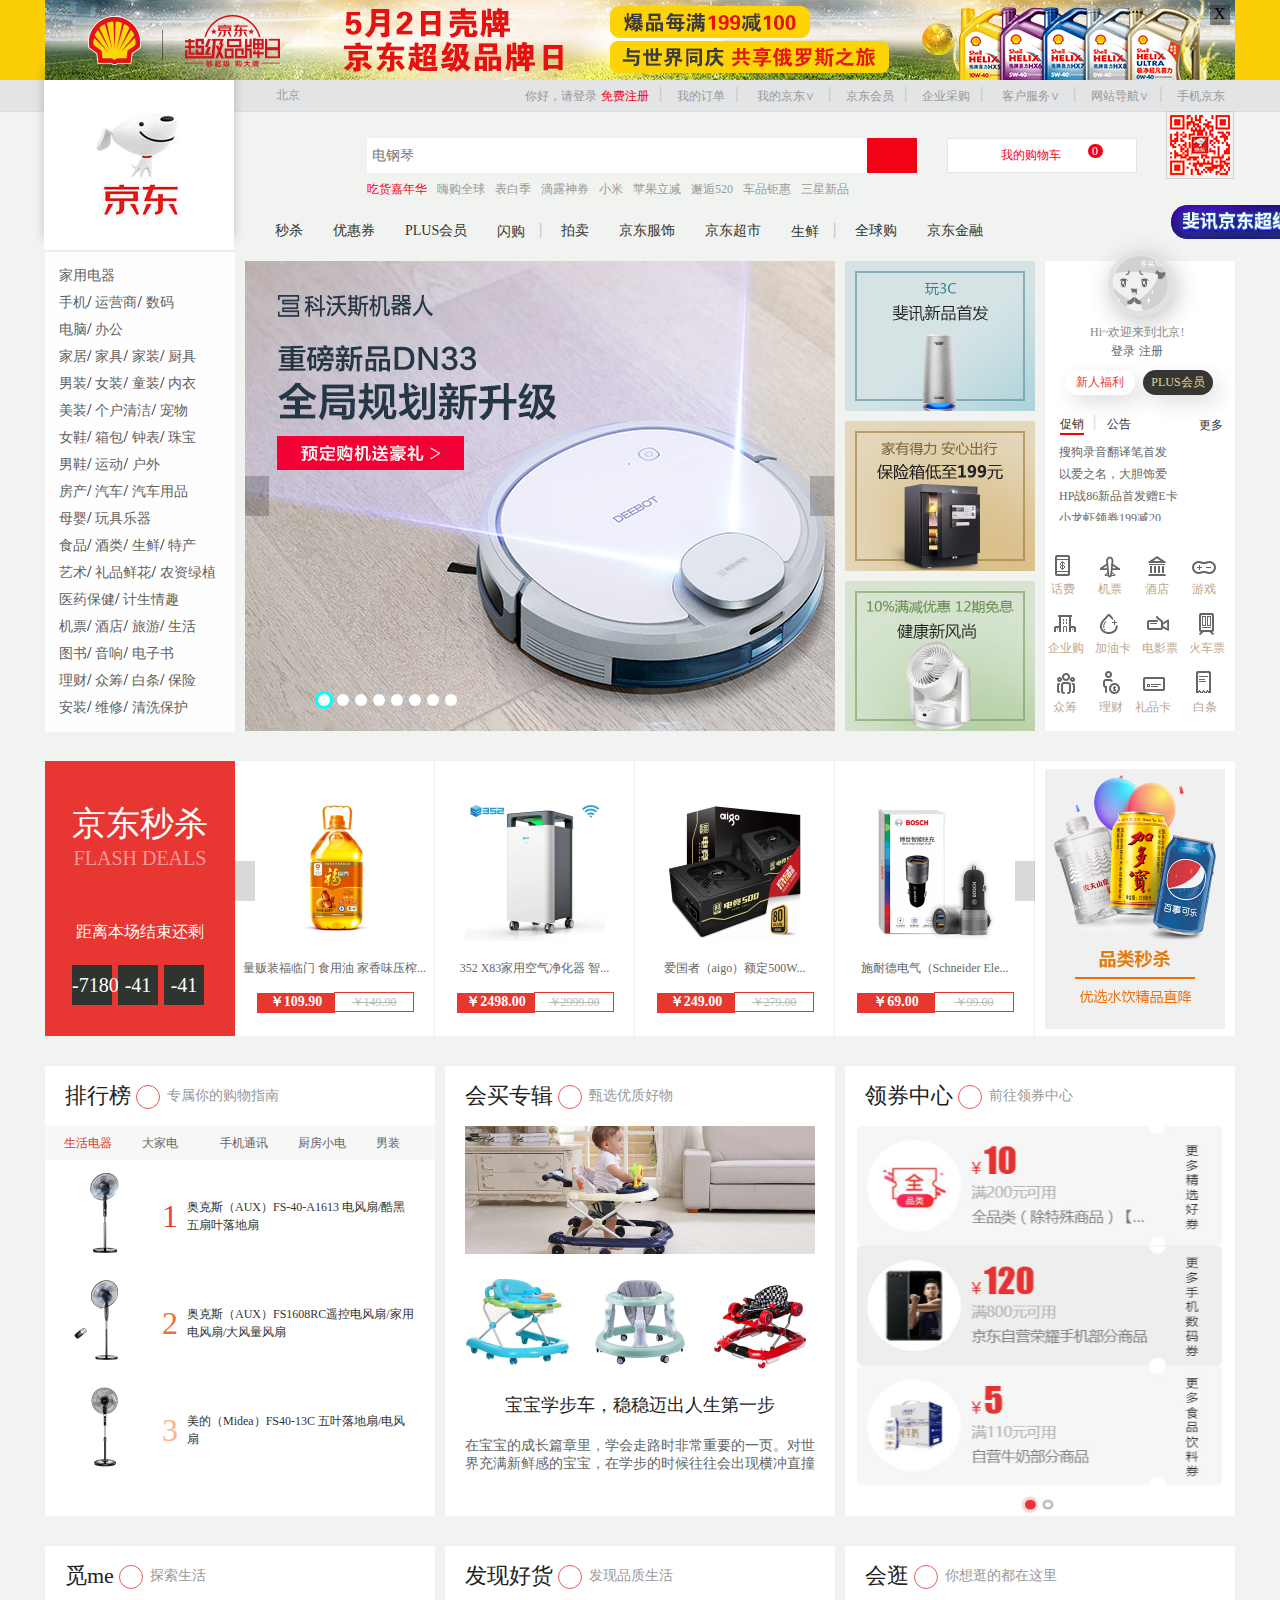
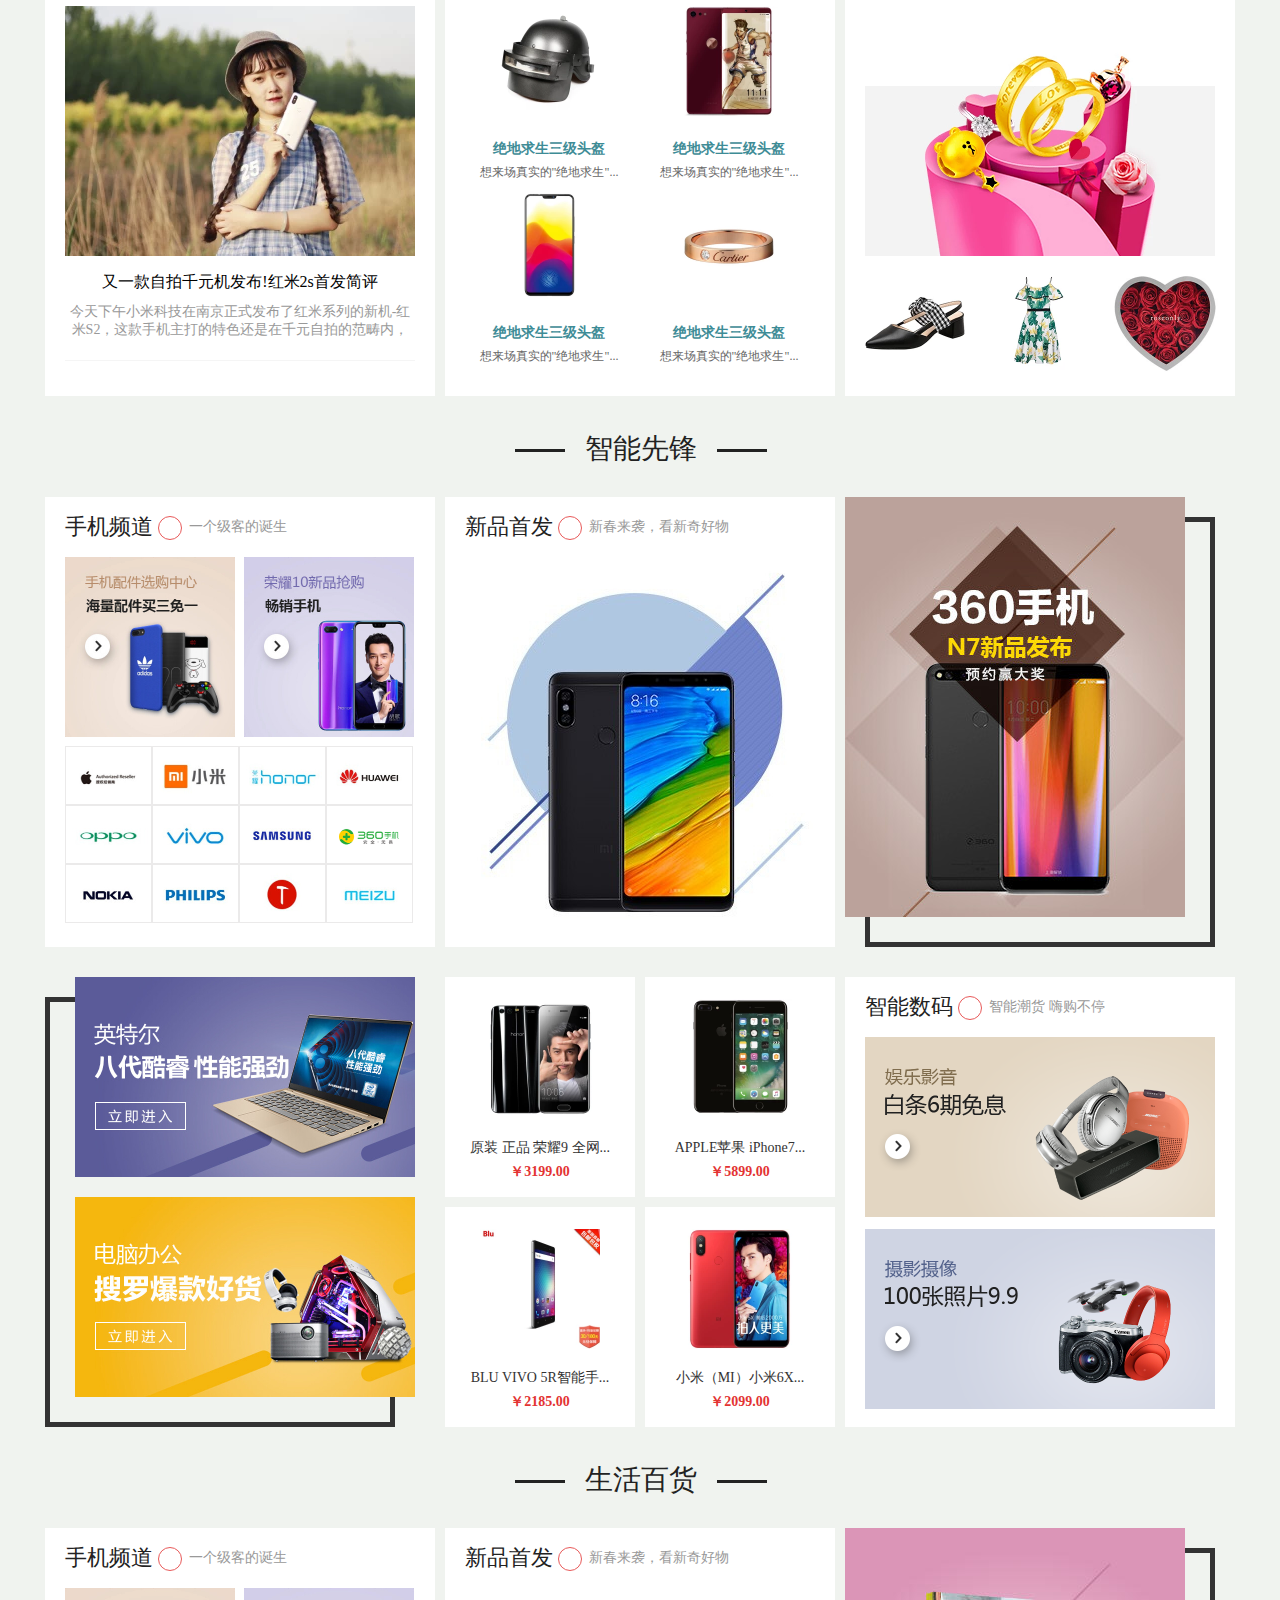
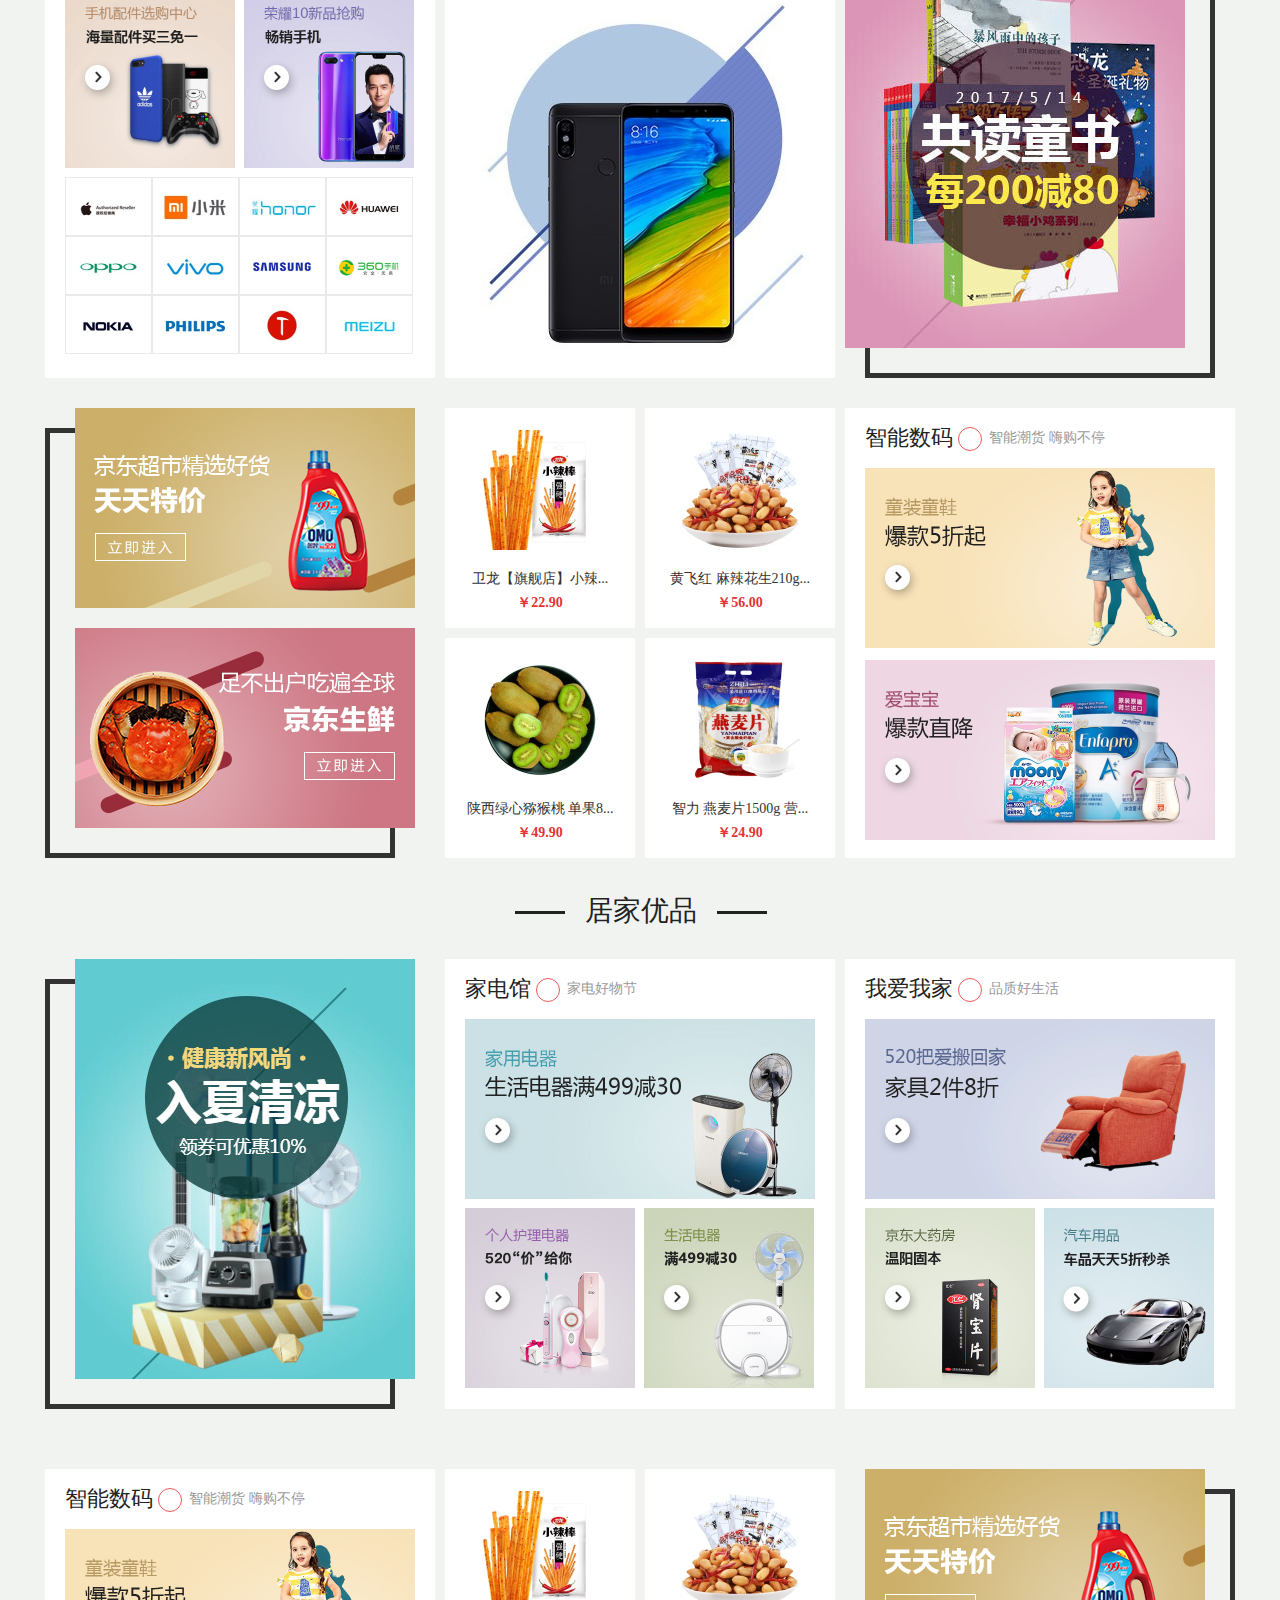
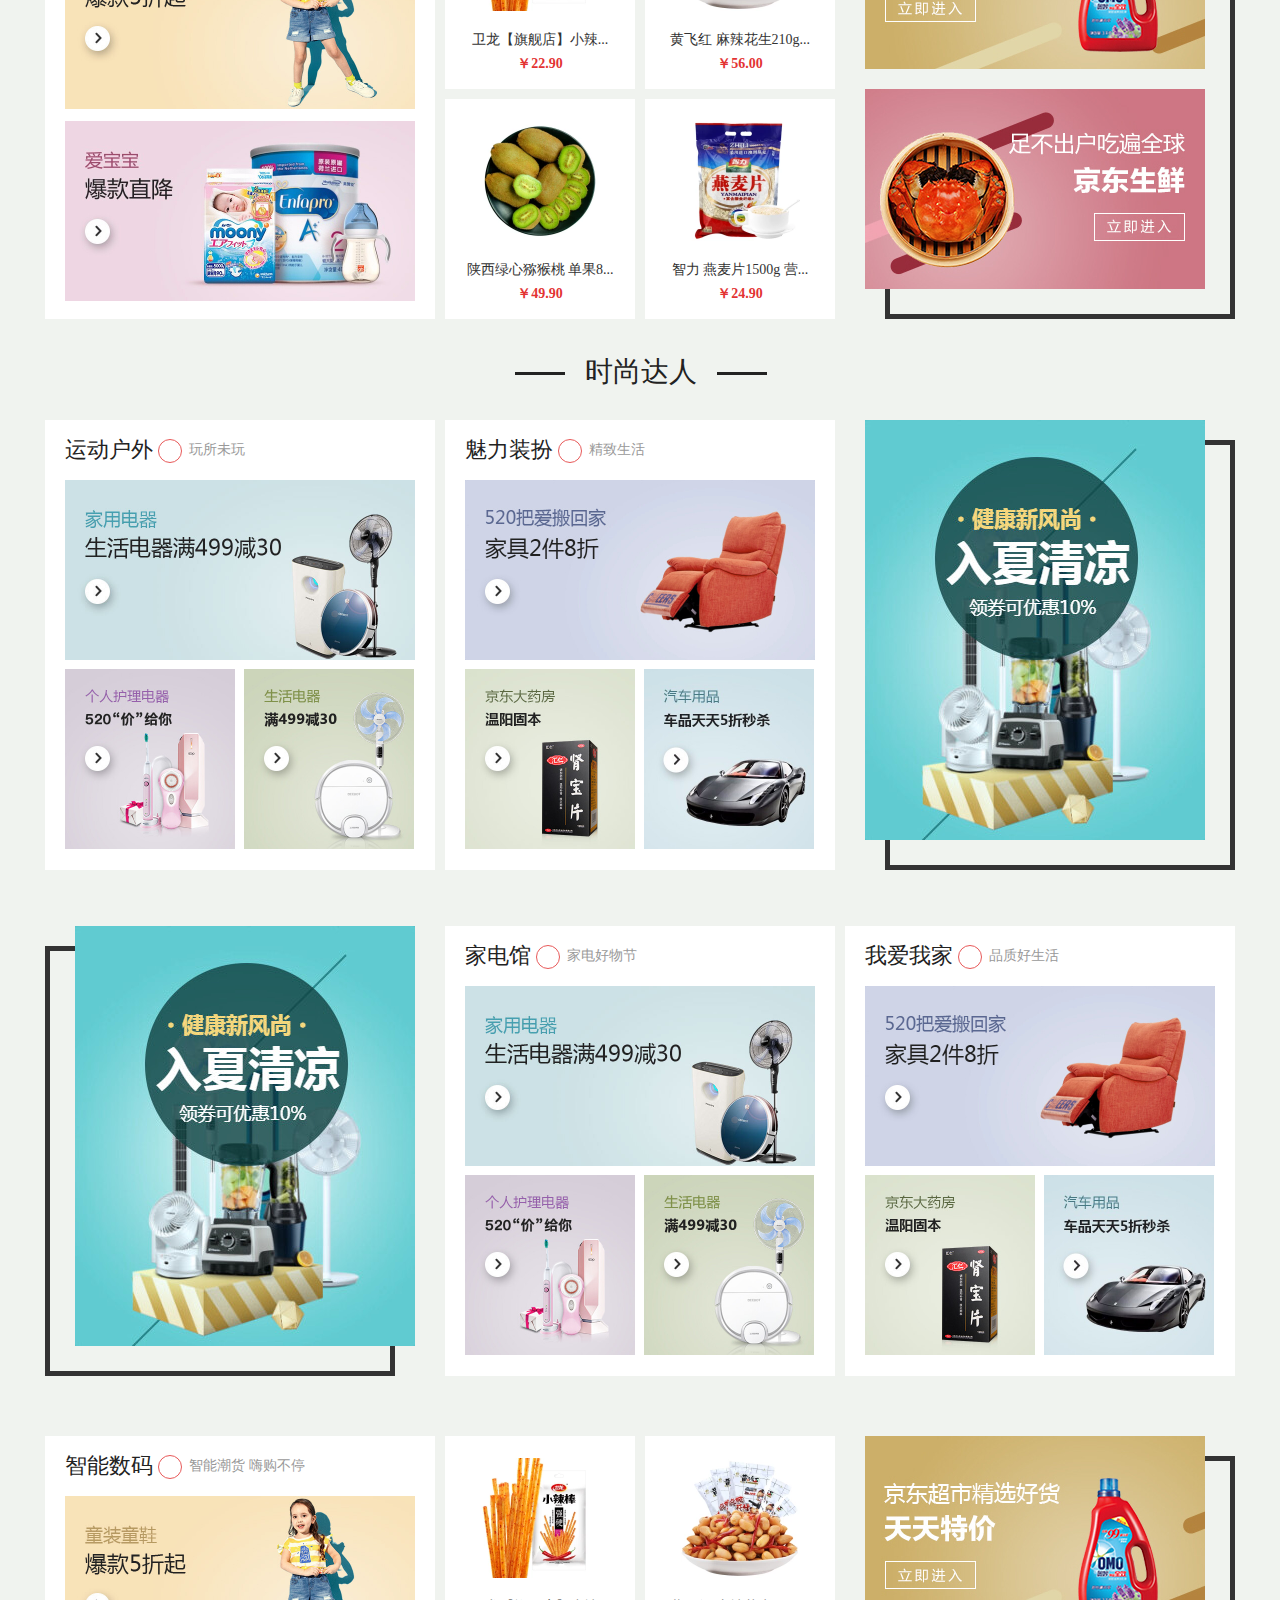
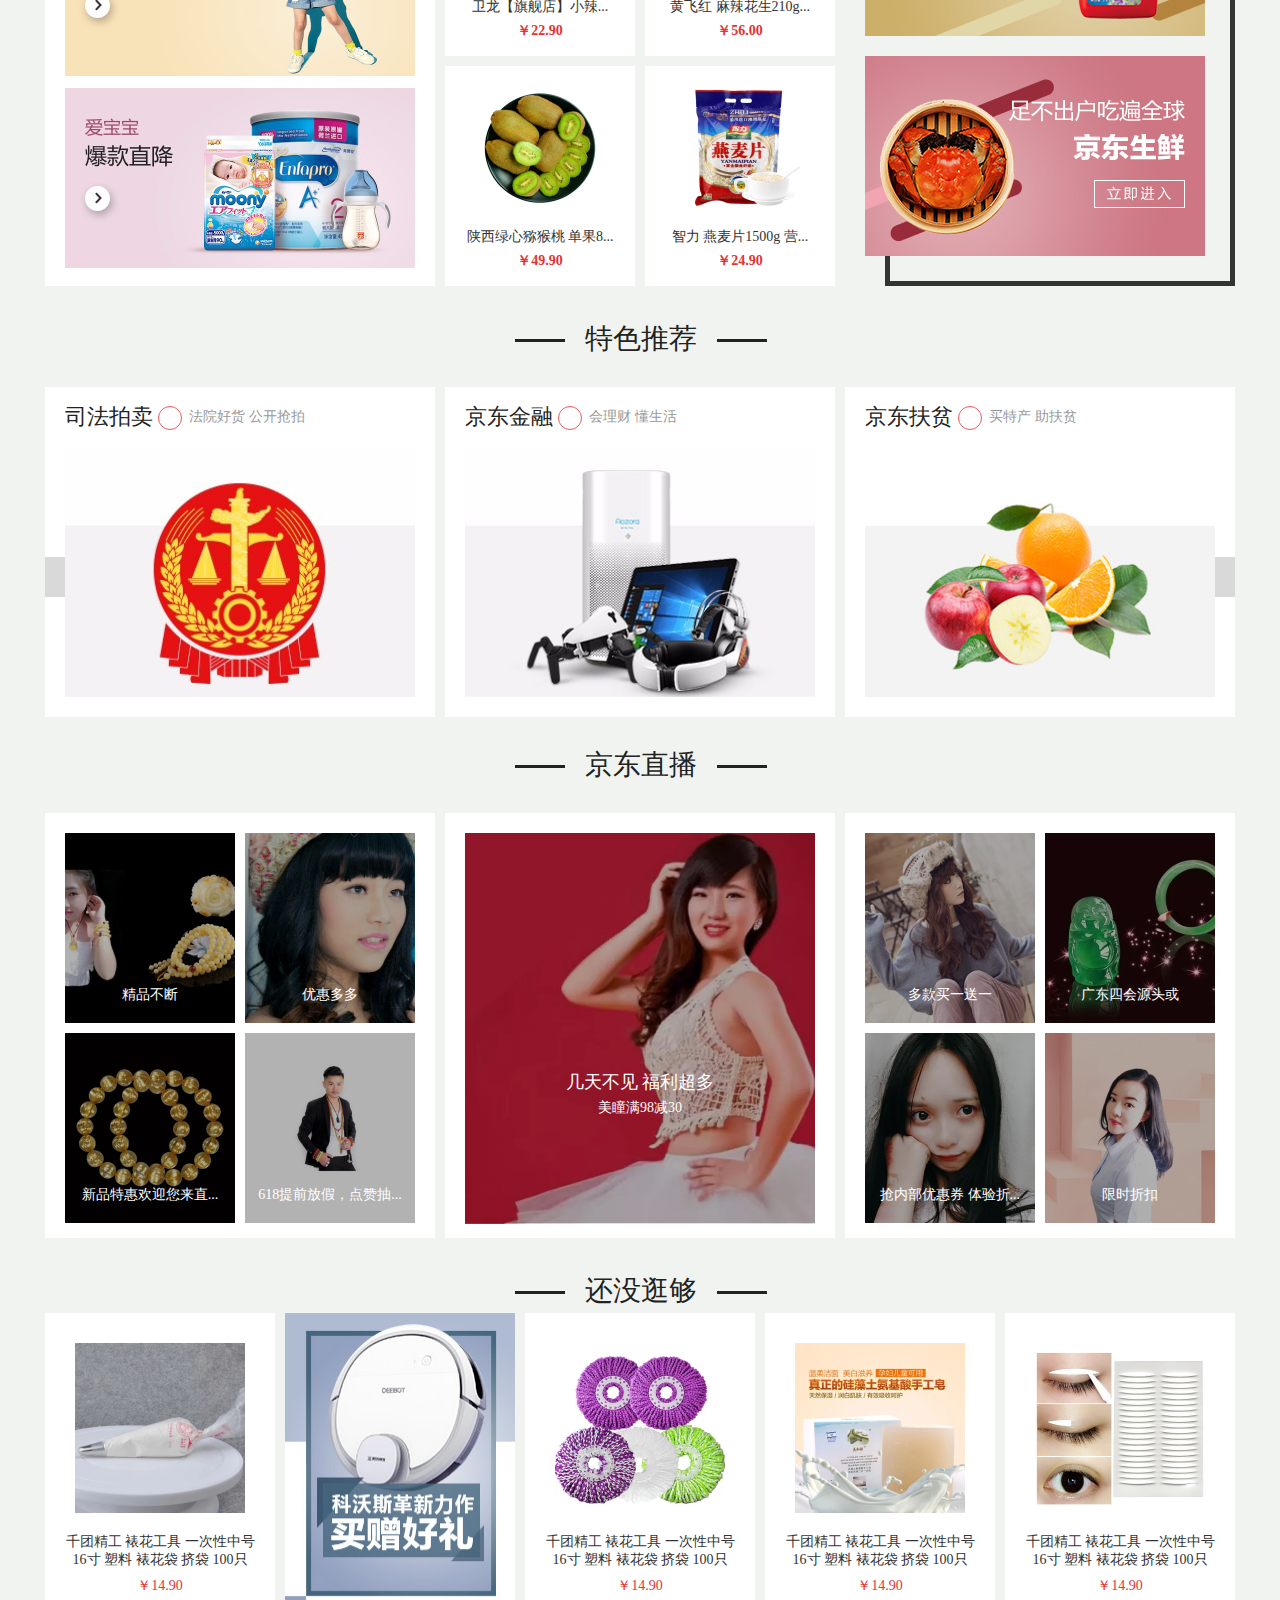
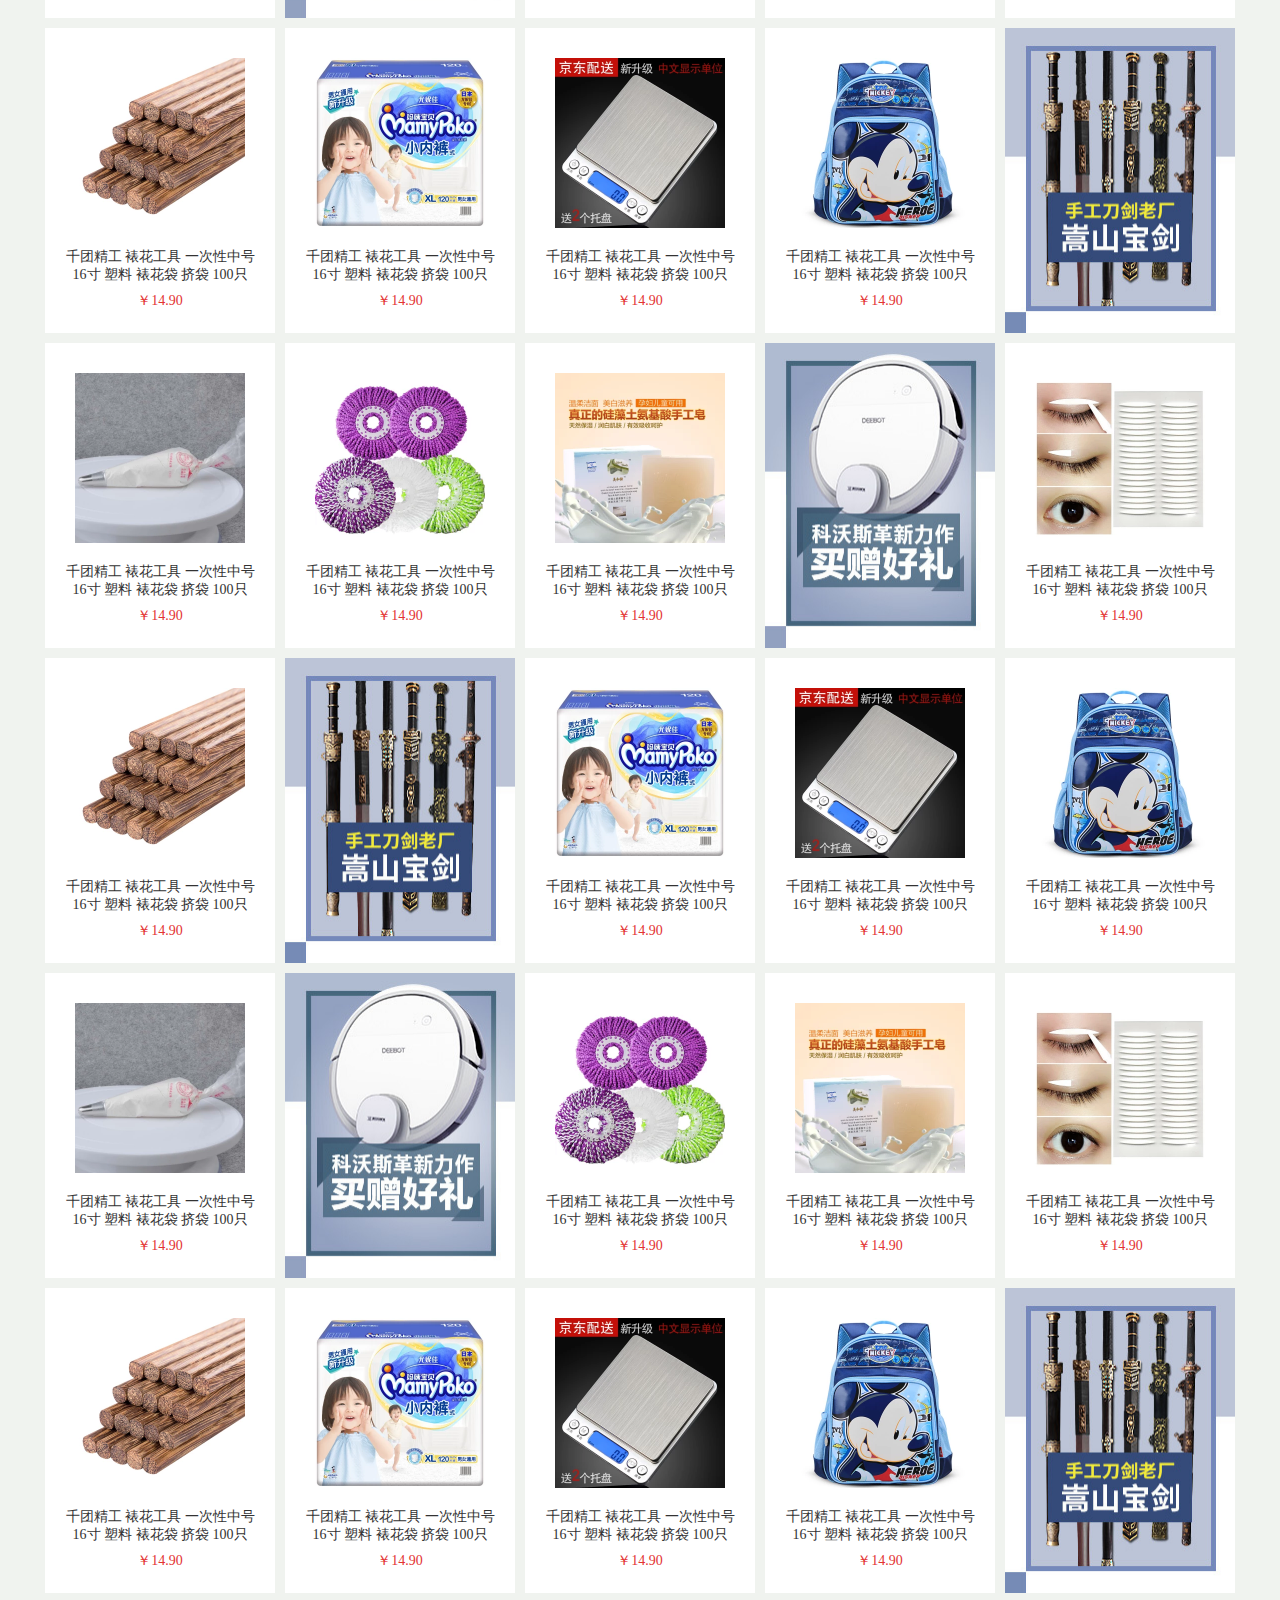
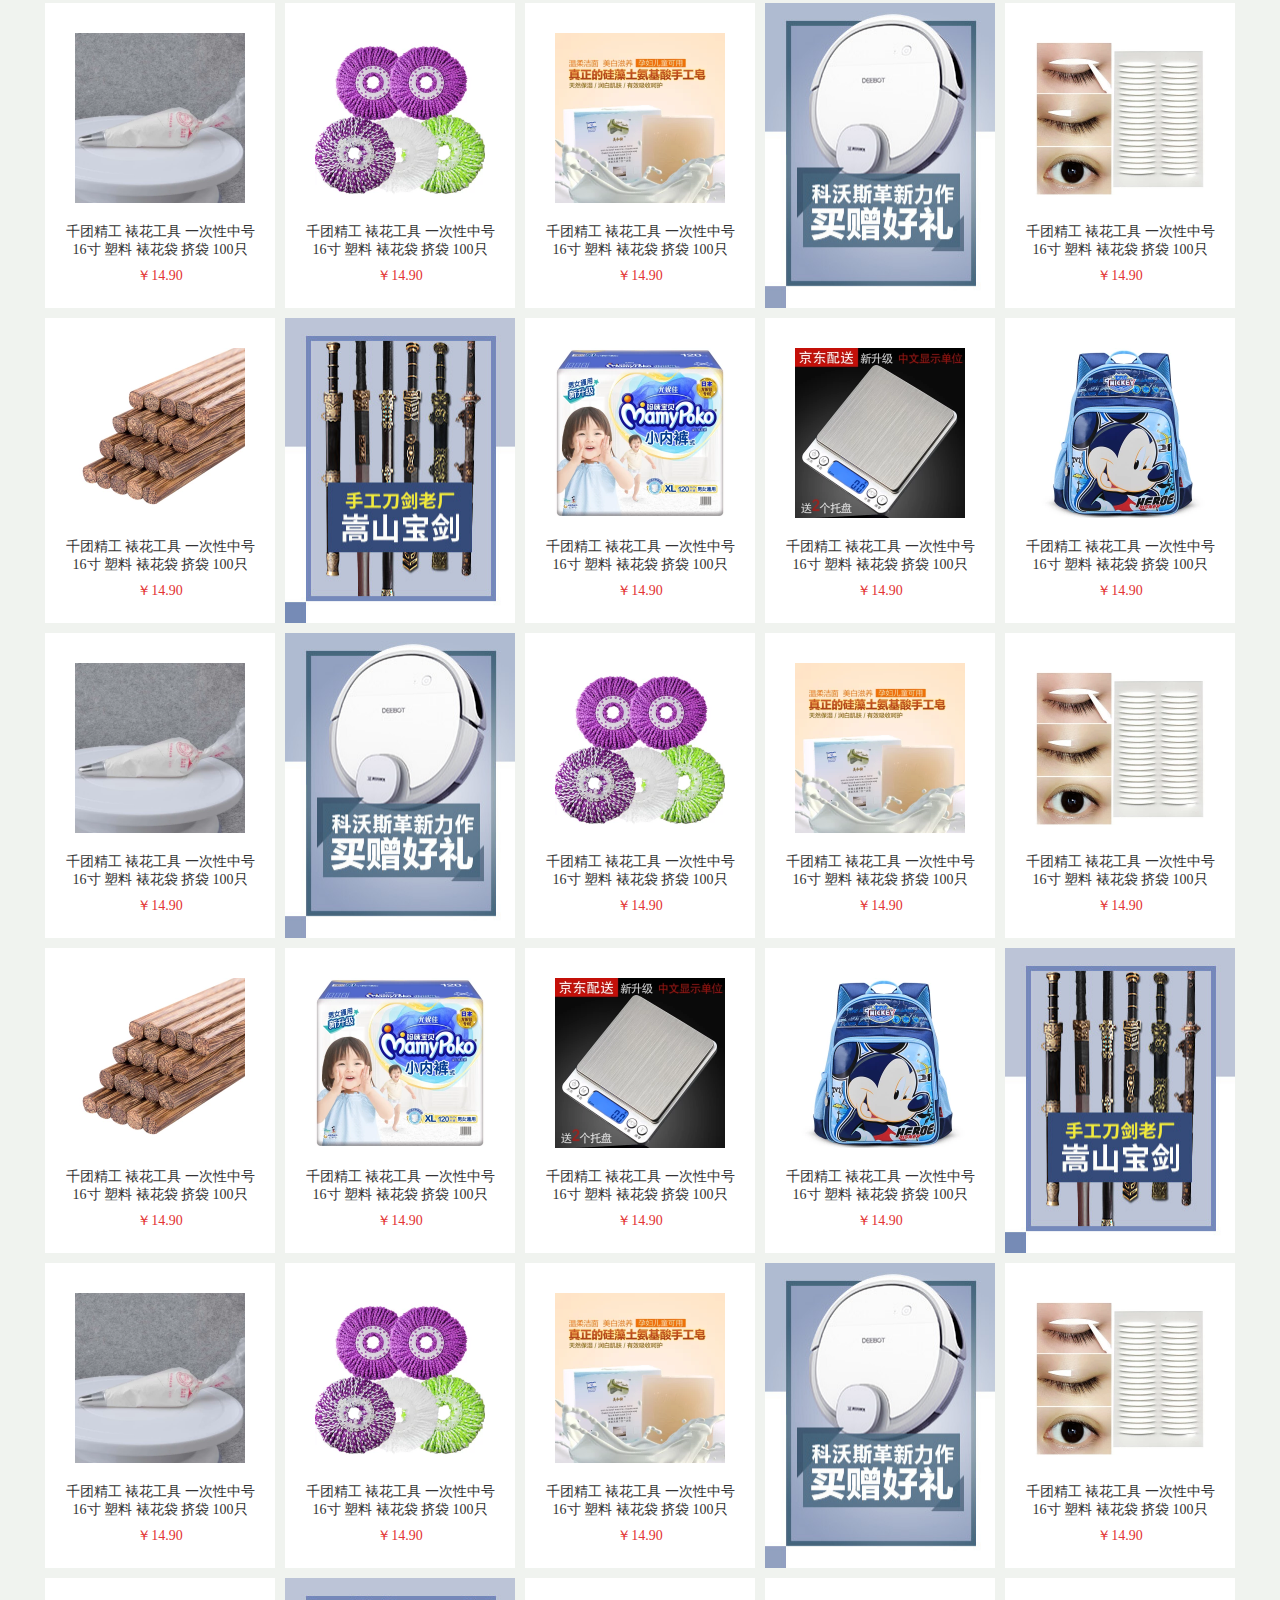
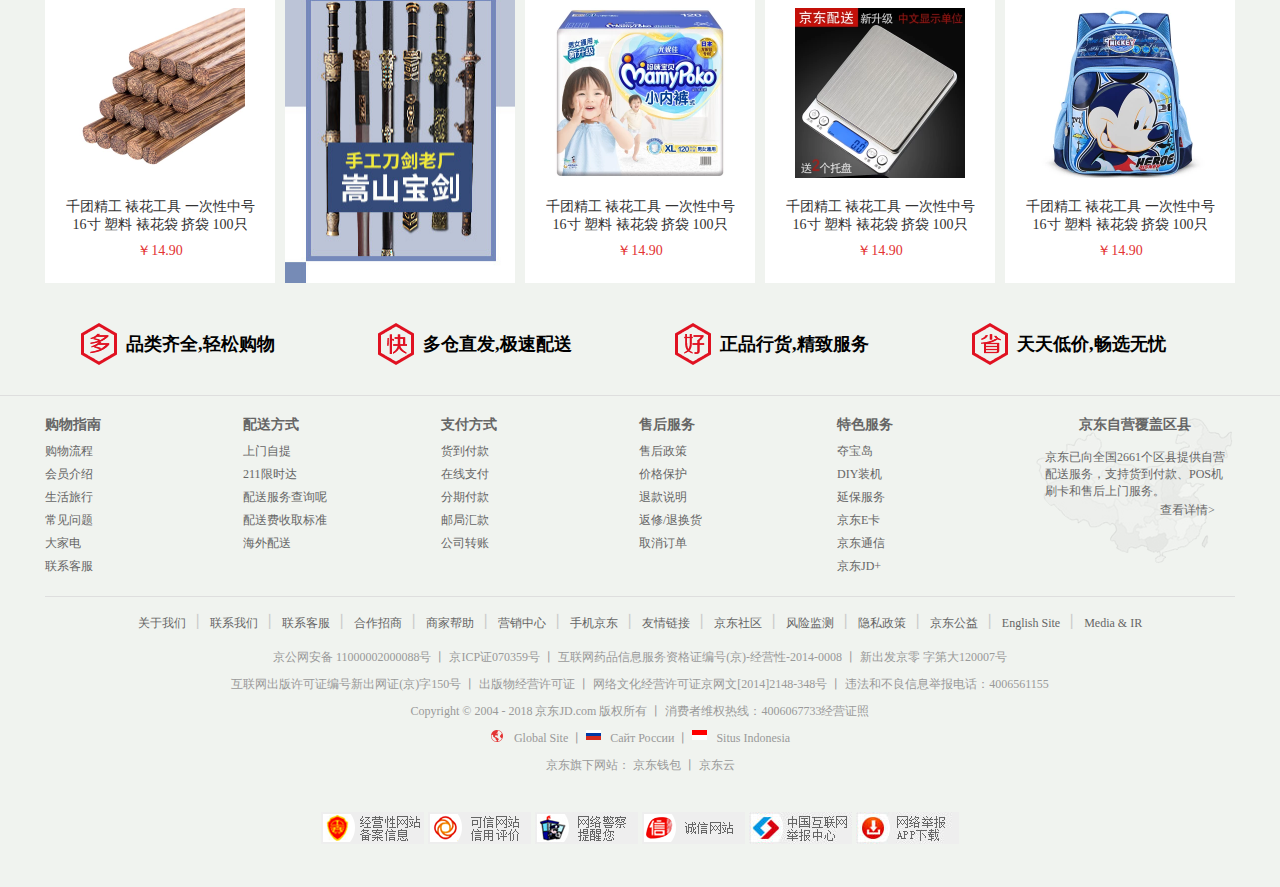
<file: index.html>
<!DOCTYPE html>
<html lang="en">
<head>
	<meta charset="UTF-8">
	<title></title>
	<!-- 引入css文件 -->
	<link rel="stylesheet" type="text/css" href="css/index.css">
	<!-- 引入css重置文件 -->
	<link rel="stylesheet" type="text/css" href="css/cssreset.css">
	<!-- 阿里巴巴矢量图链接 -->
	<link rel="stylesheet" type="text/css" href="http://at.alicdn.com/t/font_649684_cgn0du3qzqx8byb9.css">
	<!-- 引入jQuery文件 -->
	<script src="js/jquery-1.8.3.min.js"></script>
	<!-- 引入js文件 -->
	<script src="js/index.js"></script>
</head>
<body>
	<div class="all">
		<div class="center">
			<!-- 头部开始 -->
			<div class="head">
				<div class="top-bg">
					<div class="top-img">
						<img src="images/index.images/top.jpg">
						<a href="#">X</a>
					</div>
				</div>
				<div class="top-link">
					<div class="sprite-img">
						<img src="images/index.images/sprite.head.png">
					</div>
					<div class="position">
						<div class="hover-p">
							<i class="iconfont icon-dingwei"></i>
							<span>北京</span>
						</div>
						<div class="p-content">
							<ul>
								<li>
									<a href="" class="bgbj">北京</a>
									<a href="">山西</a>
									<a href="" class="chang">内蒙古</a>
									<a href="">福建</a>
									<a href="">江西</a>
									<a href="">西藏</a>
									<a href="">新疆</a>
								</li>
								<li>
									<a href="">上海</a>
									<a href="">江苏</a>
									<a href="">河南</a>
									<a href="">湖北</a>
									<a href="">四川</a>
									<a href="">陕西</a>
									<a href="">港澳</a>
								</li>
								<li>
									<a href="">天津</a>
									<a href="">辽宁</a>
									<a href="">山东</a>
									<a href="">湖南</a>
									<a href="">海南</a>
									<a href="">甘肃</a>
									<a href="">台湾</a>
								</li>
								<li>
									<a href="">吉林</a>
									<a href="">重庆</a>
									<a href="">安徽</a>
									<a href="">广东</a>
									<a href="">贵州</a>
									<a href="">青海</a>
									<a href="" class="chang">钓鱼岛</a>
								</li>
								<li>
									<a href="">河北</a>
									<a href="" class="chang">黑龙江</a>
									<a href="">浙江</a>
									<a href="">广西</a>
									<a href="">云南</a>
									<a href="">宁夏</a>
									<a href="">海外</a>
								</li>
							</ul>
							<div class="p-contentb">
								<p>Available Sites</p>
								<div class="contury1">
									<div class="bgimg1 bgimg"></div>
									<a href="">Global Site</a>
								</div>
								<div class="contury2">
									<div class="bgimg2 bgimg"></div>
									<a href="">Сайт России</a>
								</div>
								<div class="contury3">
									<div class="bgimg3 bgimg"></div>
									<a href="">Situs Indonesia</a>
								</div>
							</div>
						</div>
					</div>
					<ul class="link-r">
						<li>
							<a href="">你好，请登录</a>
							<a href="">免费注册</a>
						</li>
						<li>
							<a href="">我的订单</a>
						</li>
						<li class="posi-re posi-re1">
							<a href="">我的京东∨</a>
							<div class="myjd">
								<ul class="myjd1">
									<li>
										<a href="">待处理订单</a>
									</li>
									<li>
										<a href="">消息</a>
									</li>
									<li>
										<a href="">返修退换货</a>
									</li>
									<li>
										<a href="">我的问答</a>
									</li>
									<li>
										<a href="">降低商品</a>
									</li>
									<li>
										<a href="">我的关注</a>
									</li>
								</ul>
								<ul class="myjd2">
									<li>
										<a href="">我的京豆</a>
									</li>
									<li>
										<a href="">我的优惠券</a>
									</li>
									<li>
										<a href="">我的白条</a>
									</li>
									<li>
										<a href="">我的理财</a>
									</li>
								</ul>
							</div>
						</li>
						<li>
							<a href="">京东会员</a>
						</li>
						<li>
							<a href="">企业采购</a>
						</li>
						<li class="posi-re posi-re2">
							<a href="">客户服务∨</a>
							<div class="servise">
								<ul class="myjd1">
									<li>
										<a href="">待处理订单</a>
									</li>
									<li>
										<a href="">消息</a>
									</li>
									<li>
										<a href="">返修退换货</a>
									</li>
									<li>
										<a href="">我的问答</a>
									</li>
									<li>
										<a href="">降低商品</a>
									</li>
									<li>
										<a href="">我的关注</a>
									</li>
								</ul>
								<ul class="myjd2">
									<li>
										<a href="">我的京豆</a>
									</li>
									<li>
										<a href="">我的优惠券</a>
									</li>
									<li>
										<a href="">我的白条</a>
									</li>
									<li>
										<a href="">我的理财</a>
									</li>
								</ul>
							</div>
						</li>
						<li>
							<a href="">网站导航∨</a>
						</li>
						<li>
							<a href="">手机京东</a>
						</li>
					</ul>
					<div class="phone-ewm">
						<img src="images/index.images/mobile_qrcode.png">
					</div>
				</div>
				<div class="search-link">
					<div class="search-one">
						<input type="" name="" placeholder="电钢琴"> 
						<span>
							<i class="iconfont icon-xiangji"></i>
						</span>
						<button>
							<i class="iconfont icon-fangdajing"></i>
						</button>
					</div>
					<div class="search-two">
						<i class="iconfont icon-gouwuche"></i>
						<a href="">我的购物车</a>
						<span>0</span>
					</div>
					<div class="search-three">
						<ul>
							<li>
								<a href="">吃货嘉年华</a>
							</li>
							<li>
								<a href="">嗨购全球</a>
							</li>
							<li>
								<a href="">表白季</a>
							</li>
							<li>
								<a href="">滴露神券</a>
							</li>
							<li>
								<a href="">小米</a>
							</li>
							<li>
								<a href="">苹果立减</a>
							</li>
							<li>
								<a href="">邂逅520</a>
							</li>
							<li>
								<a href="">车品钜惠</a>
							</li>
							<li>
								<a href="">三星新品</a>
							</li>
						</ul>
					</div>
					<div class="search-four">
						<ul>
							<li>
								<a href="">秒杀</a>
							</li>
							<li>
								<a href="">优惠券</a>
							</li>
							<li>
								<a href="">PLUS会员</a>
							</li>
							<li>
								<a href="">闪购</a>
								&nbsp;<span>丨</span>
							</li>
							<li>
								<a href="">拍卖</a>
							</li>
							<li>
								<a href="">京东服饰</a>
							</li>
							<li>
								<a href="">京东超市</a>
							</li>
							<li>
								<a href="">生鲜</a>
								&nbsp;<span>丨</span>
							</li>
							<li>
								<a href="">全球购</a>
							</li>
							<li>
								<a href="">京东金融</a>
							</li>
						</ul>
					</div>
					<div class="search-five">
						<a href="">
							<img src="images/index.images/5af14ca6N1a62ed0b.gif">
						</a>
					</div>
				</div>
				<div class="head-body">
					<div class="ware-list">
						<ul class="list-type">
							<li>
								<a href="">家用电器</a>
							</li>
							<div class="ware-detail">
								
							</div>
							<li>
								<a href="">手机</a>/
								<a href="">运营商</a>/
								<a href="">数码</a>
							</li>
							<li>
								<a href="">电脑</a>/
								<a href="">办公</a>
							</li>
							<li>
								<a href="">家居</a>/
								<a href="">家具</a>/
								<a href="">家装</a>/
								<a href="">厨具</a>
							</li>
							<li>
								<a href="">男装</a>/
								<a href="">女装</a>/
								<a href="">童装</a>/
								<a href="">内衣</a>
							</li>
							<li>
								<a href="">美装</a>/
								<a href="">个户清洁</a>/
								<a href="">宠物</a>
							</li>
							<li>
								<a href="">女鞋</a>/
								<a href="">箱包</a>/
								<a href="">钟表</a>/
								<a href="">珠宝</a>
							</li>
							<li>
								<a href="">男鞋</a>/
								<a href="">运动</a>/
								<a href="">户外</a>
							</li>
							<li>
								<a href="">房产</a>/
								<a href="">汽车</a>/
								<a href="">汽车用品</a>
							</li>
							<li>
								<a href="">母婴</a>/
								<a href="">玩具乐器</a>
							</li>
							<li>
								<a href="">食品</a>/
								<a href="">酒类</a>/
								<a href="">生鲜</a>/
								<a href="">特产</a>
							</li>
							<li>
								<a href="">艺术</a>/
								<a href="">礼品鲜花</a>/
								<a href="">农资绿植</a>
							</li>
							<li>
								<a href="">医药保健</a>/
								<a href="">计生情趣</a>
							</li>
							<li>
								<a href="">机票</a>/
								<a href="">酒店</a>/
								<a href="">旅游</a>/
								<a href="">生活</a>
							</li>
							<li>
								<a href="">图书</a>/
								<a href="">音响</a>/
								<a href="">电子书</a>
							</li>
							<li>
								<a href="">理财</a>/
								<a href="">众筹</a>/
								<a href="">白条</a>/
								<a href="">保险</a>
							</li>
							<li>
								<a href="">安装</a>/
								<a href="">维修</a>/
								<a href="">清洗保护</a>
							</li>
						</ul>
					</div>
					<div class="carsoul">
						<ul class="carsoul-img">
							<li>
								<img src="images/index.images/5aec1384N41688de1.jpg">
							</li>
							<li>
								<img src="images/index.images/5af87399Nb00de2d0.jpg">
							</li>
							<li>
								<img src="images/index.images/5af30d81Nb3ae978c.jpg">
							</li>
							<li>
								<img src="images/index.images/5af3fce4N13c8a358.jpg">
							</li>
							<li>
								<img src="images/index.images/5af402c1Nb60fc9db.jpg">
							</li>
							<li>
								<img src="images/index.images/5af40884Nc3f205ad.jpg">
							</li>
							<li>
								<img src="images/index.images/5af53245Ne145d55a.jpg">
							</li>
							<li>
								<img src="images/index.images/5af539a4N2adc0fe5.jpg">
							</li>
						</ul>
						<div class="btn-left btn">
							<i class="iconfont icon-zuojiantou"></i>
						</div>
						<div class="btn-right btn">
							<i class="iconfont icon-youjiantou1"></i>
						</div>
						<ul class="carsoul-num">
							<li class="active">
								<span></span>
							</li>
							<li>
								<span></span>
							</li>
							<li>
								<span></span>
							</li>
							<li>
								<span></span>
							</li>
							<li>
								<span></span>
							</li>
							<li>
								<span></span>
							</li>
							<li>
								<span></span>
							</li>
							<li>
								<span></span>
							</li>
						</ul>
					</div>
					<div class="deleimg">
						<img src="images/index.images/5af5505bN35d4d4a2.jpg!q90!cc_190x150">
						<img src="images/index.images/5af16b15N40b2d1c5.jpg!q90!cc_190x150">
						<img src="images/index.images/5af69d09N467ff51e.jpg!q90!cc_190x150">
					</div>
					<div class="notice">
						<div class="notice-head">
							<div class="avatar">
								<img src="images/index.images/no_login.jpg">
							</div>
							<p>Hi~欢迎来到北京!</p>
							<span>
								<a href="">登录</a>
								<a href="">注册</a>
							</span>
							<div class="vip">
								<a href="">新人福利</a>
								<a href="">PLUS会员</a>
							</div>
						</div>
						<div class="notice-body">
							<p>
								<a href="">促销</a><span>丨</span>
								<a href="">公告</a>
								<a href="">更多</a>
							</p>
							<div class="notice-d1">
								<p>搜狗录音翻译笔首发</p>
								<p>以爱之名，大胆饰爱</p>
								<p>HP战86新品首发赠E卡</p>
								<p>小龙虾领券199减20</p>
							</div>
							<div class="notice-d2">
								<p>京东PLUS会员权益更新及会费...</p>
								<p>京东启用全新客服电话“95...</p>
								<p>关于召回普利司通（天津）...</p>
								<p>京东物流推出配送员统一外...</p>
							</div>
						</div>
						<div class="notice-bottom">
							<ul>
								<li class="notbg1">
									<a href="">话费</a>
								</li>
								<li class="notbg2">
									<a href="">机票</a>
								</li>
								<li class="notbg3">
									<a href="">酒店</a>
								</li>
								<li class="notbg4">
									<a href="">游戏</a>
								</li>
								<li class="notbg5">
									<a href="">企业购</a>
								</li>
								<li class="notbg6">
									<a href="">加油卡</a>
								</li>
								<li class="notbg7">
									<a href="">电影票</a>
								</li>
								<li class="notbg8">
									<a href="">火车票</a>
								</li>
								<li class="notbg9">
									<a href="">众筹</a>
								</li>
								<li class="notbg10">
									<a href="">理财</a>
								</li>
								<li class="notbg11">
									<a href="">礼品卡</a>
								</li>
								<li class="notbg12">
									<a href="">白条</a>
								</li>
							</ul>
						</div>
					</div>
				</div>
			</div>
			<!-- 头部结束 -->
			<!-- 主体内容开始 -->
			<div class="body">
				<div class="body-head">
					<div class="seckill">
						<div class="countdown">
							<a href="">
								<h1>京东秒杀</h1>
								<p>FLASH DEALS</p>
								<i class="iconfont icon-lightningbshandian"></i>
								<p>距离本场结束还剩</p>
								<div class="second-start">
									<span></span>
									<span></span>
									<span></span>
								</div>
							</a>
						</div>
						<div class="small-carsoul">
							<div class="car-content">
								<ul class="content-four">
									<li>
										<a href="">
											<img src="images/index.images/5ab1db29N746f7ecd.jpg!q90.webp">
											<p>量贩装福临门 食用油 家香味压榨...</p>
											<span>￥109.90</span>
											<span>￥149.90</span>
										</a>
									</li>
									<li>
										<a href="">
											<img src="images/index.images/5a071cb0Na3ae4314.jpg!q90.webp">
											<p>352 X83家用空气净化器 智...</p>
											<span>￥2498.00</span>
											<span>￥2999.00</span>
										</a>
									</li>
									<li>
										<a href="">
											<img src="images/index.images/5981b19bN0014a9ca.jpg!q90.webp">
											<p>爱国者（aigo）额定500W...</p>
											<span>￥249.00</span>
											<span>￥279.00</span>
										</a>
									</li>
									<li>
										<a href="">
											<img src="images/index.images/5a5434e1Nf068e729.jpg!q90.webp">
											<p>施耐德电气（Schneider Ele...</p>
											<span>￥69.00</span>
											<span>￥99.00</span>
										</a>
									</li>
								</ul>
								<ul class="content-four">
									<li>
										<a href="">
											<img src="images/index.images/5abe10a4Nd32b5cb4.jpg!q90.webp">
											<p>老板（Robam）大吸力 兔...</p>
											<span>￥109.90</span>
											<span>￥149.90</span>
										</a>
									</li>
									<li>
										<a href="">
											<img src="images/index.images/5aa8c8a8N7cc84d18.jpg!q90.webp">
											<p>联想（Lenovo）拯救者R720 1...</p>
											<span>￥2498.00</span>
											<span>￥2999.00</span>
										</a>
									</li>
									<li>
										<a href="">
											<img src="images/index.images/5aa77c93Nf3001c77.jpg!q90.webp">
											<p>美素佳儿（Friso）金装幼儿...</p>
											<span>￥249.00</span>
											<span>￥279.00</span>
										</a>
									</li>
									<li>
										<a href="">
											<img src="images/index.images/5aba0d30N4e66d26c.jpg!q90.webp">
											<p>清风（APP）抽纸 原木纯品...</p>
											<span>￥69.00</span>
											<span>￥99.00</span>
										</a>
									</li>
								</ul>
								<ul class="content-four">
									<li>
										<a href="">
											<img src="images/index.images/5ab1db29N746f7ecd.jpg!q90.webp">
											<p>量贩装福临门 食用油 家香味压榨...</p>
											<span>￥109.90</span>
											<span>￥149.90</span>
										</a>
									</li>
									<li>
										<a href="">
											<img src="images/index.images/5a071cb0Na3ae4314.jpg!q90.webp">
											<p>352 X83家用空气净化器 智...</p>
											<span>￥2498.00</span>
											<span>￥2999.00</span>
										</a>
									</li>
									<li>
										<a href="">
											<img src="images/index.images/5981b19bN0014a9ca.jpg!q90.webp">
											<p>爱国者（aigo）额定500W...</p>
											<span>￥249.00</span>
											<span>￥279.00</span>
										</a>
									</li>
									<li>
										<a href="">
											<img src="images/index.images/5a5434e1Nf068e729.jpg!q90.webp">
											<p>施耐德电气（Schneider Ele...</p>
											<span>￥69.00</span>
											<span>￥99.00</span>
										</a>
									</li>
								</ul>
								<ul class="content-four">
									<li>
										<a href="">
											<img src="images/index.images/5ab1db29N746f7ecd.jpg!q90.webp">
											<p>量贩装福临门 食用油 家香味压榨...</p>
											<span>￥109.90</span>
											<span>￥149.90</span>
										</a>
									</li>
									<li>
										<a href="">
											<img src="images/index.images/5a071cb0Na3ae4314.jpg!q90.webp">
											<p>352 X83家用空气净化器 智...</p>
											<span>￥2498.00</span>
											<span>￥2999.00</span>
										</a>
									</li>
									<li>
										<a href="">
											<img src="images/index.images/5981b19bN0014a9ca.jpg!q90.webp">
											<p>爱国者（aigo）额定500W...</p>
											<span>￥249.00</span>
											<span>￥279.00</span>
										</a>
									</li>
									<li>
										<a href="">
											<img src="images/index.images/5a5434e1Nf068e729.jpg!q90.webp">
											<p>施耐德电气（Schneider Ele...</p>
											<span>￥69.00</span>
											<span>￥99.00</span>
										</a>
									</li>
								</ul>
								<ul class="content-four">
									<li>
										<a href="">
											<img src="images/index.images/5ab1db29N746f7ecd.jpg!q90.webp">
											<p>量贩装福临门 食用油 家香味压榨...</p>
											<span>￥109.90</span>
											<span>￥149.90</span>
										</a>
									</li>
									<li>
										<a href="">
											<img src="images/index.images/5a071cb0Na3ae4314.jpg!q90.webp">
											<p>352 X83家用空气净化器 智...</p>
											<span>￥2498.00</span>
											<span>￥2999.00</span>
										</a>
									</li>
									<li>
										<a href="">
											<img src="images/index.images/5981b19bN0014a9ca.jpg!q90.webp">
											<p>爱国者（aigo）额定500W...</p>
											<span>￥249.00</span>
											<span>￥279.00</span>
										</a>
									</li>
									<li>
										<a href="">
											<img src="images/index.images/5a5434e1Nf068e729.jpg!q90.webp">
											<p>施耐德电气（Schneider Ele...</p>
											<span>￥69.00</span>
											<span>￥99.00</span>
										</a>
									</li>
								</ul>
							</div>
							<div class="small-carl btns">
								<i class="iconfont icon-zuojiantou"></i>
							</div>
							<div class="small-carr btns">
								<i class="iconfont icon-youjiantou1"></i>
							</div>
						</div>
						<div class="little-car">
							<div class="over">
								<div class="little-run">
									<a href="">
										<img src="images/index.images/5af507cdN210950e4.jpg!q90!cc_180x260">
									</a>
									<a href="">
										<img src="images/index.images/5af5247cN77c9ef4a.jpg!q90!cc_180x260">
									</a>
									<a href="">
										<img src="images/index.images/5af507cdN210950e4.jpg!q90!cc_180x260">
									</a>
								</div>
							</div>
							<div class="little-num"></div>
						</div>
					</div>
					<div class="billboard">
						<div class="board-left">
							<div class="bl-top">
								<h3>排行榜</h3>
								<i class="iconfont icon-youjiantou1"></i>
								<span>专属你的购物指南</span>
							</div>
							<div class="bl-title">
								<div>
									<a href="" class="ch-color">生活电器</a>
								</div>
								<div>
									<a href="">大家电</a>
								</div>
								<div>
									<a href="">手机通讯</a>
								</div>
								<div>
									<a href="">厨房小电</a>
								</div>
								<div>
									<a href="">男装</a>
								</div>
							</div>
							<div class="bl-content">
								<div class="bl-show">
									<div class="bl-cont1 bl-cont">
										<div class="listjs listjs1">
											<a href="">
												<img src="images/index.images/5ab3925cNcfd5047b.jpg!q90.webp">
												<span>1</span>
												<p>奥克斯（AUX）FS-40-A1613 电风扇/酷黑五扇叶落地扇</p>
											</a>
										</div>
										<div class="listjs listjs2">
											<a href="">
												<img src="images/index.images/5ac1c616N8819f5a9.jpg!q90.webp">
												<span>2</span>
												<p>奥克斯（AUX）FS1608RC遥控电风扇/家用电风扇/大风量风扇</p>
											</a>
										</div>
										<div class="listjs listjs3">
											<a href="">
												<img src="images/index.images/5a97edd7N0e1cd412.jpg!q90.webp">
												<span>3</span>
												<p>美的（Midea）FS40-13C 五叶落地扇/电风扇</p>
											</a>
										</div>
									</div>
								</div>
								<div class="bl-hide">
									<div class="bl-cont1 bl-cont">
										<div class="listjs listjs1">
											<a href="">
												<img src="images/index.images/5a5ee584Nfec5e146.jpg!q90.webp">
												<span>2</span>
												<p>奥克斯（AUX）FS-40-A1613 电风扇/酷黑五扇叶落地扇</p>
											</a>
										</div>
										<div class="listjs listjs2">
											<a href="">
												<img src="images/index.images/5a5ee584Nfec5e146.jpg!q90.webp">
												<span>3</span>
												<p>奥克斯（AUX）FS1608RC遥控电风扇/家用电风扇/大风量风扇</p>
											</a>
										</div>
										<div class="listjs listjs3">
											<a href="">
												<img src="images/index.images/5a5ee584Nfec5e146.jpg!q90.webp">
												<span>4</span>
												<p>美的（Midea）FS40-13C 五叶落地扇/电风扇</p>
											</a>
										</div>
									</div>
								</div>
								<div class="bl-hide">
									<div class="bl-cont1 bl-cont">
										<div class="listjs listjs1">
											<a href="">
												<img src="images/index.images/59b857f2N6ca75622.jpg!q90.webp">
												<span>1</span>
												<p>奥克斯（AUX）FS-40-A1613 电风扇/酷黑五扇叶落地扇</p>
											</a>
										</div>
										<div class="listjs listjs2">
											<a href="">
												<img src="images/index.images/59b857f2N6ca75622.jpg!q90.webp">
												<span>2</span>
												<p>奥克斯（AUX）FS1608RC遥控电风扇/家用电风扇/大风量风扇</p>
											</a>
										</div>
										<div class="listjs listjs3">
											<a href="">
												<img src="images/index.images/59b857f2N6ca75622.jpg!q90.webp">
												<span>3</span>
												<p>美的（Midea）FS40-13C 五叶落地扇/电风扇</p>
											</a>
										</div>
									</div>
								</div>
								<div class="bl-hide">
									<div class="bl-cont1 bl-cont">
										<div class="listjs listjs1">
											<a href="">
												<img src="images/index.images/57733c01N57cd9776.jpg!q90.webp">
												<span>1</span>
												<p>奥克斯（AUX）FS-40-A1613 电风扇/酷黑五扇叶落地扇</p>
											</a>
										</div>
										<div class="listjs listjs2">
											<a href="">
												<img src="images/index.images/57733c01N57cd9776.jpg!q90.webp">
												<span>2</span>
												<p>奥克斯（AUX）FS1608RC遥控电风扇/家用电风扇/大风量风扇</p>
											</a>
										</div>
										<div class="listjs listjs3">
											<a href="">
												<img src="images/index.images/57733c01N57cd9776.jpg!q90.webp">
												<span>3</span>
												<p>美的（Midea）FS40-13C 五叶落地扇/电风扇</p>
											</a>
										</div>
									</div>
								</div>
								<div class="bl-hide">
									<div class="bl-cont1 bl-cont">
										<div class="listjs listjs1">
											<a href="">
												<img src="images/index.images/5ab9ec8eN21d2a03e.jpg!q90.webp">
												<span>1</span>
												<p>奥克斯（AUX）FS-40-A1613 电风扇/酷黑五扇叶落地扇</p>
											</a>
										</div>
										<div class="listjs listjs2">
											<a href="">
												<img src="images/index.images/5ab9ec8eN21d2a03e.jpg!q90.webp">
												<span>2</span>
												<p>奥克斯（AUX）FS1608RC遥控电风扇/家用电风扇/大风量风扇</p>
											</a>
										</div>
										<div class="listjs listjs3">
											<a href="">
												<img src="images/index.images/5ab9ec8eN21d2a03e.jpg!q90.webp">
												<span>3</span>
												<p>美的（Midea）FS40-13C 五叶落地扇/电风扇</p>
											</a>
										</div>
									</div>
								</div>
							</div>
						</div>
						<div class="board-center">
							<div class="bl-top">
								<h3>会买专辑</h3>
								<i class="iconfont icon-youjiantou1"></i>
								<span>甄选优质好物</span>
							</div>
							<div class="bl-carsoul">
								<div class="bl-over">
									<div class="bl-carcont">
										<a href="">
											<div>
												<img src="images/index.images/5af3aa33Ne3773b3e.jpg!q90!cc_350x128.webp">
											</div>
											<div>
												<img src="images/index.images/56cff1ebNaef2bbcd.jpg!q90">
												<img src="images/index.images/5a1f7ebcN30b4e77c.jpg!q90">
												<img src="images/index.images/5af3aa49N0883f38b.png!q90">
											</div>
											<div>
												<span>宝宝学步车，稳稳迈出人生第一步</span>
											</div>
											<div>
												<p>在宝宝的成长篇章里，学会走路时非常重要的一页。对世界充满新鲜感的宝宝，在学步的时候往往会出现横冲直撞</p>
											</div>
										</a>
									</div>
									<div class="bl-carcont">
										<a href="">
											<div>
												<img src="images/index.images/5af3aa33Ne3773b3e.jpg!q90!cc_350x128.webp">
											</div>
											<div>
												<img src="images/index.images/56cff1ebNaef2bbcd.jpg!q90">
												<img src="images/index.images/5a1f7ebcN30b4e77c.jpg!q90">
												<img src="images/index.images/5af3aa49N0883f38b.png!q90">
											</div>
											<div>
												<span>宝宝学步车，稳稳迈出人生第一步</span>
											</div>
											<div>
												<p>在宝宝的成长篇章里，学会走路时非常重要的一页。对世界充满新鲜感的宝宝，在学步的时候往往会出现横冲直撞</p>
											</div>
										</a>
									</div>
									<div class="bl-carcont">
										<a href="">
											<div>
												<img src="images/index.images/5af3aa33Ne3773b3e.jpg!q90!cc_350x128.webp">
											</div>
											<div>
												<img src="images/index.images/56cff1ebNaef2bbcd.jpg!q90">
												<img src="images/index.images/5a1f7ebcN30b4e77c.jpg!q90">
												<img src="images/index.images/5af3aa49N0883f38b.png!q90">
											</div>
											<div>
												<span>宝宝学步车，稳稳迈出人生第一步</span>
											</div>
											<div>
												<p>在宝宝的成长篇章里，学会走路时非常重要的一页。对世界充满新鲜感的宝宝，在学步的时候往往会出现横冲直撞</p>
											</div>
										</a>
									</div>
								</div>
							</div>
						</div>
						<div class="board-right">
							<div class="bl-top">
								<h3>领券中心</h3>
								<i class="iconfont icon-youjiantou1"></i>
								<span>前往领券中心</span>
							</div>
							<div>
								<img src="images/index.images/2018-05-15_232328.jpg">
							</div>
						</div>
					</div>
					<div class="find">
						<div class="find-left">
							<div class="bl-top">
								<h3>觅me</h3>
								<i class="iconfont icon-youjiantou1"></i>
								<span>探索生活</span>
							</div>
							<div class="find-carsoul">
								<div class="find-hide">
									<div class="find-cont">
										<div class="find-c1">
											<div>
												<img src="images/index.images/5af404acN2352c436.jpg!q90!cc_350x250.webp">
											</div>
											<div>
												<span>又一款自拍千元机发布!红米2s首发简评</span>
											</div>
											<div>
												<p>今天下午小米科技在南京正式发布了红米系列的新机-红米S2，这款手机主打的特色还是在千元自拍的范畴内，</p>
											</div>
										</div>
										<div class="find-c1">
											<div>
												<img src="images/index.images/5af10071Nbe548b55.jpg!q90!cc_350x250.webp">
											</div>
											<div>
												<span>又一款自拍千元机发布!红米2s首发简评</span>
											</div>
											<div>
												<p>今天下午小米科技在南京正式发布了红米系列的新机-红米S2，这款手机主打的特色还是在千元自拍的范畴内，</p>
											</div>
										</div>
										<div class="find-c1">
											<div>
												<img src="images/index.images/5af0ffb1Na61fcf53.jpg!q90!cc_350x250.webp">
											</div>
											<div>
												<span>又一款自拍千元机发布!红米2s首发简评</span>
											</div>
											<div>
												<p>今天下午小米科技在南京正式发布了红米系列的新机-红米S2，这款手机主打的特色还是在千元自拍的范畴内，</p>
											</div>
										</div>
									</div>
								</div>
							</div>
						</div>
						<div class="find-center">
							<div class="bl-top">
								<h3>发现好货</h3>
								<i class="iconfont icon-youjiantou1"></i>
								<span>发现品质生活</span>
							</div>
							<div class="third-head">
								<ul class="wrap-list">
									<li>
										<a href="">
											<img src="images/index.images/5aa24bb8N2e6eb1fe.jpg!q90!cc_110x110.webp">
											<span>绝地求生三级头盔</span>
											<p>想来场真实的"绝地求生"...</p>
										</a>
									</li>
									<li>
										<a href="">
											<img src="images/index.images/5aa8a8f3N341e4b0d.jpg!q90!cc_110x110.webp">
											<span>绝地求生三级头盔</span>
											<p>想来场真实的"绝地求生"...</p>
										</a>
									</li>
									<li>
										<a href="">
											<img src="images/index.images/5abb0f55N2b0ba593.jpg!q90!cc_110x110.webp">
											<span>绝地求生三级头盔</span>
											<p>想来场真实的"绝地求生"...</p>
										</a>
									</li>
									<li>
										<a href="">
											<img src="images/index.images/5ae29b08N72869356.jpg!q90!cc_110x110.webp">
											<span>绝地求生三级头盔</span>
											<p>想来场真实的"绝地求生"...</p>
										</a>
									</li>
								</ul>
							</div>
						</div>
						<div class="find-right">
							<div class="bl-top">
								<h3>会逛</h3>
								<i class="iconfont icon-youjiantou1"></i>
								<span>你想逛的都在这里</span>
							</div>
							<div class="findr-body">
								<a href="">
									<img src="images/index.images/5afa537eN33a98b7b.jpg!q90!cc_350x250.webp">
								</a>
								<div>
									<a href="">
										<img src="images/index.images/5afa53f8N3d148d4e.jpg!q90!cc_110x110.webp">
									</a>
									<a href="">
										<img src="images/index.images/5afa53e0Nf409af0c.jpg!q90!cc_110x110.webp">
									</a>
									<a href="">
										<img src="images/index.images/5afa53beN55393260.jpg!q90!cc_110x110.webp">
									</a>
								</div>
							</div>
						</div>
					</div>
				</div>
				<div class="body-center">
					<!-- 智能先锋 -->
					<div class="zhineng">
						<div class="bodyc-title">
							<h3>智能先锋</h3>
						</div>
						<div class="power">
							<div class="power-left">
								<div class="bl-top">
									<h3>手机频道</h3>
									<i class="iconfont icon-youjiantou1"></i>
									<span>一个级客的诞生</span>
								</div>
								<div class="phone">
									<div class="parts">
										<a href="">
											<img src="images/index.images/5af55a41N08c2a6d2.jpg!q90!cc_170x180">
										</a>
										<a href="">
											<img src="images/index.images/5afa566aNae9b42fb.jpg!q90!cc_170x180">
										</a>
									</div>
									<div class="brand">
										<a href="">
											<img src="images/index.images/5aaf7b8aN0421ba35.jpg!q90">
										</a>
										<a href="">
											<img src="images/index.images/5aaf6391Ncf18bf61.jpg!q90">
										</a>
										<a href="">
											<img src="images/index.images/5aaf664bNf2cf75f0.jpg!q90">
										</a>
										<a href="">
											<img src="images/index.images/5aaf647aN73b010f2.jpg!q90">
										</a>
										<a href="">
											<img src="images/index.images/5aaf6669N397d93f5.jpg!q90">
										</a>
										<a href="">
											<img src="images/index.images/5aaf66a7N598daa6b.jpg!q90">
										</a>
										<a href="">
											<img src="images/index.images/5aaf6451N9a2a8029.jpg!q90">
										</a>
										<a href="">
											<img src="images/index.images/5ad95b29N10490eae.png!q90">
										</a>
										<a href="">
											<img src="images/index.images/5aaf6717Nee4dd607.jpg!q90">
										</a>
										<a href="">
											<img src="images/index.images/5aaf6582Nd837a5e0.jpg!q90">
										</a>
										<a href="">
											<img src="images/index.images/5aaf64fbN7310c290.jpg!q90">
										</a>
										<a href="">
											<img src="images/index.images/5ab8ef39Nb09e08a1.jpg!q90">
										</a>
									</div>
								</div>
							</div>
							<div class="power-center">
								<div class="bl-top">
									<h3>新品首发</h3>
									<i class="iconfont icon-youjiantou1"></i>
									<span>新春来袭，看新奇好物</span>
								</div>
								<div class="power-cimg">
									<a href="">
										<img src="images/index.images/5aaa61b8N4005b92e.jpg!q90!cc_350x370">
									</a>
								</div>
							</div>
							<div class="power-right">
								<div class="power-border"></div>
								<a href="">
									<img src="images/index.images/5af55bdcNec649025.jpg!q90!cc_340x420">
								</a>
							</div>
						</div>
						<div class="power1">
							<div class="power1-left">
								<div class="power1-border"></div>
								<a href="">
									<img src="images/index.images/5a4dee7dN7313359f.jpg!q90!cc_340x200">
								</a>
								<a href="">
									<img src="images/index.images/5a61a7e0N4b697801.jpg!q90!cc_340x200">
								</a>
								<div class="gai"></div>
							</div>
							<div class="power1-center">
								<div>
									<a href="">
										<img src="images/index.images/5970683cN4ca13a2d.jpg!q90.webp">
										<p>原装 正品 荣耀9 全网...</p>
										<span>￥3199.00</span>
									</a>
								</div>
								<div>
									<a href="">
										<img src="images/index.images/5a1180c1N748c498a.png!q90.webp">
										<p>APPLE苹果 iPhone7...</p>
										<span>￥5899.00</span>
									</a>
								</div>
								<div>
									<a href="">
										<img src="images/index.images/5940df5fN77925169.jpg!q90.webp">
										<p>BLU VIVO 5R智能手...</p>
										<span>￥2185.00</span>
									</a>
								</div>
								<div>
									<a href="">
										<img src="images/index.images/5ae2922dN09955a7d.jpg!q90.webp">
										<p>小米（MI）小米6X...</p>
										<span>￥2099.00</span>
									</a>
								</div>
							</div>
							<div class="power1-right">
								<div class="bl-top">
									<h3>智能数码</h3>
									<i class="iconfont icon-youjiantou1"></i>
									<span>智能潮货 嗨购不停</span>
								</div>
								<a href="">
									<img src="images/index.images/5af28c25N00dbb4c2.png!q90!cc_350x180">
								</a>
								<a href="">
									<img src="images/index.images/5ae3048aN54455a5c.png!q90!cc_350x180">
								</a>
							</div>
						</div>
					</div>
					<!-- 生活百货 -->
					<div class="shenghuo">
						<div class="bodyc-title">
							<h3>生活百货</h3>
						</div>
						<div class="power">
							<div class="power-left">
								<div class="bl-top">
									<h3>手机频道</h3>
									<i class="iconfont icon-youjiantou1"></i>
									<span>一个级客的诞生</span>
								</div>
								<div class="phone">
									<div class="parts">
										<a href="">
											<img src="images/index.images/5af55a41N08c2a6d2.jpg!q90!cc_170x180">
										</a>
										<a href="">
											<img src="images/index.images/5afa566aNae9b42fb.jpg!q90!cc_170x180">
										</a>
									</div>
									<div class="brand">
										<a href="">
											<img src="images/index.images/5aaf7b8aN0421ba35.jpg!q90">
										</a>
										<a href="">
											<img src="images/index.images/5aaf6391Ncf18bf61.jpg!q90">
										</a>
										<a href="">
											<img src="images/index.images/5aaf664bNf2cf75f0.jpg!q90">
										</a>
										<a href="">
											<img src="images/index.images/5aaf647aN73b010f2.jpg!q90">
										</a>
										<a href="">
											<img src="images/index.images/5aaf6669N397d93f5.jpg!q90">
										</a>
										<a href="">
											<img src="images/index.images/5aaf66a7N598daa6b.jpg!q90">
										</a>
										<a href="">
											<img src="images/index.images/5aaf6451N9a2a8029.jpg!q90">
										</a>
										<a href="">
											<img src="images/index.images/5ad95b29N10490eae.png!q90">
										</a>
										<a href="">
											<img src="images/index.images/5aaf6717Nee4dd607.jpg!q90">
										</a>
										<a href="">
											<img src="images/index.images/5aaf6582Nd837a5e0.jpg!q90">
										</a>
										<a href="">
											<img src="images/index.images/5aaf64fbN7310c290.jpg!q90">
										</a>
										<a href="">
											<img src="images/index.images/5ab8ef39Nb09e08a1.jpg!q90">
										</a>
									</div>
								</div>
							</div>
							<div class="power-center">
								<div class="bl-top">
									<h3>新品首发</h3>
									<i class="iconfont icon-youjiantou1"></i>
									<span>新春来袭，看新奇好物</span>
								</div>
								<div class="power-cimg">
									<a href="">
										<img src="images/index.images/5aaa61b8N4005b92e.jpg!q90!cc_350x370">
									</a>
								</div>
							</div>
							<div class="power-right">
								<div class="power-border"></div>
								<a href="">
									<img src="images/index.images/5af400c3N00db8f80.jpg!q90!cc_340x420">
								</a>
							</div>
						</div>
						<div class="power1">
							<div class="power1-left">
								<div class="power1-border"></div>
								<a href="">
									<img src="images/index.images/59f1b6e8N0aab1ae9.jpg!q90!cc_340x200">
								</a>
								<a href="">
									<img src="images/index.images/59f1b74eN8984f616.jpg!q90!cc_340x200">
								</a>
								<div class="gai"></div>
							</div>
							<div class="power1-center">
								<div>
									<a href="">
										<img src="images/index.images/5ada95c6N3a9a1a16.jpg!q90.webp">
										<p>卫龙【旗舰店】小辣...</p>
										<span>￥22.90</span>
									</a>
								</div>
								<div>
									<a href="">
										<img src="images/index.images/59eef597N3bb7817f.jpg!q90.webp">
										<p>黄飞红 麻辣花生210g...</p>
										<span>￥56.00</span>
									</a>
								</div>
								<div>
									<a href="">
										<img src="images/index.images/59b916f2Nf368f064.jpg!q90.webp">
										<p>陕西绿心猕猴桃 单果8...</p>
										<span>￥49.90</span>
									</a>
								</div>
								<div>
									<a href="">
										<img src="images/index.images/5aaa1514N2ee80099.jpg!q90.webp">
										<p>智力 燕麦片1500g 营...</p>
										<span>￥24.90</span>
									</a>
								</div>
							</div>
							<div class="power1-right">
								<div class="bl-top">
									<h3>智能数码</h3>
									<i class="iconfont icon-youjiantou1"></i>
									<span>智能潮货 嗨购不停</span>
								</div>
								<a href="">
									<img src="images/index.images/5af845b1N820625f7.jpg!q90!cc_350x180">
								</a>
								<a href="">
									<img src="images/index.images/59fb5a57N2b3ec409.jpg!q90!cc_350x180">
								</a>
							</div>
						</div>
					</div>
					<!-- 居家优品 -->
					<div class="jvjia">
						<div class="bodyc-title">
							<h3>居家优品</h3>
						</div>
						<div class="home home1">
							<div class="home1-left">
								<div></div>
								<a href="">
									<img src="images/index.images/5af9777eNd0da4935.jpg!q90!cc_340x420">
								</a>
							</div>
							<div class="home1-center">
								<div class="bl-top">
									<h3>家电馆</h3>
									<i class="iconfont icon-youjiantou1"></i>
									<span>家电好物节</span>
								</div>
								<a href="">
									<img src="images/index.images/5af58b60N9f9f5a35.jpg!q90!cc_350x180">
								</a>
								<div>
									<a href="">
										<img src="images/index.images/5af58b43N196d5ddb.jpg!q90!cc_170x180">
									</a>
									<a href="">
										<img src="images/index.images/5af58b4bN8955b412.jpg!q90!cc_170x180">
									</a>
								</div>
							</div>
							<div class="home1-center">
								<div class="bl-top">
									<h3>我爱我家</h3>
									<i class="iconfont icon-youjiantou1"></i>
									<span>品质好生活</span>
								</div>
								<a href="">
									<img src="images/index.images/5af6ab87N2679516e.jpg!q90!cc_350x180">
								</a>
								<div>
									<a href="">
										<img src="images/index.images/5ae198d2Ne767c083.jpg!q90!cc_170x180">
									</a>
									<a href="">
										<img src="images/index.images/5ac4bdceNbd3d7c67.jpg!q90!cc_170x180">
									</a>
								</div>
							</div>
						</div>
						<div class="power1">
							<div class="power1-right" style="background: white;">
								<div class="bl-top">
									<h3>智能数码</h3>
									<i class="iconfont icon-youjiantou1"></i>
									<span>智能潮货 嗨购不停</span>
								</div>
								<a href="">
									<img src="images/index.images/5af845b1N820625f7.jpg!q90!cc_350x180">
								</a>
								<a href="">
									<img src="images/index.images/59fb5a57N2b3ec409.jpg!q90!cc_350x180">
								</a>
							</div>
							<div class="power1-center">
								<div>
									<a href="">
										<img src="images/index.images/5ada95c6N3a9a1a16.jpg!q90.webp">
										<p>卫龙【旗舰店】小辣...</p>
										<span>￥22.90</span>
									</a>
								</div>
								<div>
									<a href="">
										<img src="images/index.images/59eef597N3bb7817f.jpg!q90.webp">
										<p>黄飞红 麻辣花生210g...</p>
										<span>￥56.00</span>
									</a>
								</div>
								<div>
									<a href="">
										<img src="images/index.images/59b916f2Nf368f064.jpg!q90.webp">
										<p>陕西绿心猕猴桃 单果8...</p>
										<span>￥49.90</span>
									</a>
								</div>
								<div>
									<a href="">
										<img src="images/index.images/5aaa1514N2ee80099.jpg!q90.webp">
										<p>智力 燕麦片1500g 营...</p>
										<span>￥24.90</span>
									</a>
								</div>
							</div>
							<div class="power1-left" style="background: #f0f3ef;">
								<div class="power1-border"></div>
								<a href="">
									<img src="images/index.images/59f1b6e8N0aab1ae9.jpg!q90!cc_340x200">
								</a>
								<a href="">
									<img src="images/index.images/59f1b74eN8984f616.jpg!q90!cc_340x200">
								</a>
								<div class="gai"></div>
							</div>
						</div>
					</div>
					<!-- 时尚达人 -->
					<div class="shishang">
						<div class="bodyc-title">
							<h3>时尚达人</h3>
						</div>
						<div class="home home1 change-home1">	
							<div class="home1-center">
								<div class="bl-top">
									<h3>运动户外</h3>
									<i class="iconfont icon-youjiantou1"></i>
									<span>玩所未玩</span>
								</div>
								<a href="">
									<img src="images/index.images/5af58b60N9f9f5a35.jpg!q90!cc_350x180">
								</a>
								<div>
									<a href="">
										<img src="images/index.images/5af58b43N196d5ddb.jpg!q90!cc_170x180">
									</a>
									<a href="">
										<img src="images/index.images/5af58b4bN8955b412.jpg!q90!cc_170x180">
									</a>
								</div>
							</div>
							<div class="home1-center">
								<div class="bl-top">
									<h3>魅力装扮</h3>
									<i class="iconfont icon-youjiantou1"></i>
									<span>精致生活</span>
								</div>
								<a href="">
									<img src="images/index.images/5af6ab87N2679516e.jpg!q90!cc_350x180">
								</a>
								<div>
									<a href="">
										<img src="images/index.images/5ae198d2Ne767c083.jpg!q90!cc_170x180">
									</a>
									<a href="">
										<img src="images/index.images/5ac4bdceNbd3d7c67.jpg!q90!cc_170x180">
									</a>
								</div>
							</div>
							<div class="shishang-left">
								<div></div>
								<a href="">
									<img src="images/index.images/5af9777eNd0da4935.jpg!q90!cc_340x420">
								</a>
							</div>
						</div>
						<div class="home home1">
							<div class="home1-left">
								<div></div>
								<a href="">
									<img src="images/index.images/5af9777eNd0da4935.jpg!q90!cc_340x420">
								</a>
							</div>
							<div class="home1-center">
								<div class="bl-top">
									<h3>家电馆</h3>
									<i class="iconfont icon-youjiantou1"></i>
									<span>家电好物节</span>
								</div>
								<a href="">
									<img src="images/index.images/5af58b60N9f9f5a35.jpg!q90!cc_350x180">
								</a>
								<div>
									<a href="">
										<img src="images/index.images/5af58b43N196d5ddb.jpg!q90!cc_170x180">
									</a>
									<a href="">
										<img src="images/index.images/5af58b4bN8955b412.jpg!q90!cc_170x180">
									</a>
								</div>
							</div>
							<div class="home1-center">
								<div class="bl-top">
									<h3>我爱我家</h3>
									<i class="iconfont icon-youjiantou1"></i>
									<span>品质好生活</span>
								</div>
								<a href="">
									<img src="images/index.images/5af6ab87N2679516e.jpg!q90!cc_350x180">
								</a>
								<div>
									<a href="">
										<img src="images/index.images/5ae198d2Ne767c083.jpg!q90!cc_170x180">
									</a>
									<a href="">
										<img src="images/index.images/5ac4bdceNbd3d7c67.jpg!q90!cc_170x180">
									</a>
								</div>
							</div>
						</div>
						<div class="power1">
							<div class="power1-right" style="background: white;">
								<div class="bl-top">
									<h3>智能数码</h3>
									<i class="iconfont icon-youjiantou1"></i>
									<span>智能潮货 嗨购不停</span>
								</div>
								<a href="">
									<img src="images/index.images/5af845b1N820625f7.jpg!q90!cc_350x180">
								</a>
								<a href="">
									<img src="images/index.images/59fb5a57N2b3ec409.jpg!q90!cc_350x180">
								</a>
							</div>
							<div class="power1-center">
								<div>
									<a href="">
										<img src="images/index.images/5ada95c6N3a9a1a16.jpg!q90.webp">
										<p>卫龙【旗舰店】小辣...</p>
										<span>￥22.90</span>
									</a>
								</div>
								<div>
									<a href="">
										<img src="images/index.images/59eef597N3bb7817f.jpg!q90.webp">
										<p>黄飞红 麻辣花生210g...</p>
										<span>￥56.00</span>
									</a>
								</div>
								<div>
									<a href="">
										<img src="images/index.images/59b916f2Nf368f064.jpg!q90.webp">
										<p>陕西绿心猕猴桃 单果8...</p>
										<span>￥49.90</span>
									</a>
								</div>
								<div>
									<a href="">
										<img src="images/index.images/5aaa1514N2ee80099.jpg!q90.webp">
										<p>智力 燕麦片1500g 营...</p>
										<span>￥24.90</span>
									</a>
								</div>
							</div>
							<div class="power1-left" style="background: #f0f3ef;">
								<div class="power1-border"></div>
								<a href="">
									<img src="images/index.images/59f1b6e8N0aab1ae9.jpg!q90!cc_340x200">
								</a>
								<a href="">
									<img src="images/index.images/59f1b74eN8984f616.jpg!q90!cc_340x200">
								</a>
								<div class="gai"></div>
							</div>
						</div>
					</div>
					<!-- 特色推荐 -->
					<div class="item">
						<div class="bodyc-title">
							<h3>特色推荐</h3>
						</div>
						<div class="item-carsoul">
							<div class="item-hide">
								<ul class="itemc-start">
									<li>
										<div class="bl-top">
											<h3>司法拍卖</h3>
											<i class="iconfont icon-youjiantou1"></i>
											<span>法院好货 公开抢拍</span>
										</div>
										<a href="">
											<img src="images/index.images/5a02df29Nd171bcd6.jpg!q90!cc_350x250">
										</a>
									</li>
									<li>
										<div class="bl-top">
											<h3>京东金融</h3>
											<i class="iconfont icon-youjiantou1"></i>
											<span>会理财 懂生活</span>
										</div>
										<a href="">
											<img src="images/index.images/5a02dd5dN16b6552d.jpg!q90!cc_350x250">
										</a>
									</li>
									<li>
										<div class="bl-top">
											<h3>京东扶贫</h3>
											<i class="iconfont icon-youjiantou1"></i>
											<span>买特产 助扶贫</span>
										</div>
										<a href="">
											<img src="images/index.images/5a03f4e9N10a816d9.jpg!q90!cc_350x250">
										</a>
									</li>
									<li>
										<div class="bl-top">
											<h3>企业采购</h3>
											<i class="iconfont icon-youjiantou1"></i>
											<span>Apple产品企业特价</span>
										</div>
										<a href="">
											<img src="images/index.images/5ad8c8c7N980d0ee5.jpg!q90!cc_350x250">
										</a>
									</li>
									<li>
										<div class="bl-top">
											<h3>陪伴宝宝</h3>
											<i class="iconfont icon-youjiantou1"></i>
											<span>0元试大牌</span>
										</div>
										<a href="">
											<img src="images/index.images/5a60132dNb93bfb3e.jpg!q90!cc_350x250">
										</a>
									</li>
									<li>
										<div class="bl-top">
											<h3>健康服务</h3>
											<i class="iconfont icon-youjiantou1"></i>
											<span>体验惠健康</span>
										</div>
										<a href="">
											<img src="images/index.images/5acb058dN681b569d.jpg!q90!cc_350x250">
										</a>
									</li>
									<li>
										<div class="bl-top">
											<h3>京东旅游</h3>
											<i class="iconfont icon-youjiantou1"></i>
											<span>美国跟团游买一送一</span>
										</div>
										<a href="">
											<img src="images/index.images/5af589f4N91c4b957.jpg!q90!cc_350x250">
										</a>
									</li>
									<li>
										<div class="bl-top">
											<h3>品牌特卖</h3>
											<i class="iconfont icon-youjiantou1"></i>
											<span>品牌限时特卖</span>
										</div>
										<a href="">
											<img src="images/index.images/5ae98ad2Ne3cf23c0.jpg!q90!cc_350x250">
										</a>
									</li>
									<li>
										<div class="bl-top">
											<h3>全球尖货</h3>
											<i class="iconfont icon-youjiantou1"></i>
											<span>全球自由好货</span>
										</div>
										<a href="">
											<img src="images/index.images/5a02d4c6N1f197046.jpg!q90!cc_350x250">
										</a>
									</li>
									<li>
										<div class="bl-top">
											<h3>设计师推荐</h3>
											<i class="iconfont icon-youjiantou1"></i>
											<span>全球设计精选</span>
										</div>
										<a href="">
											<img src="images/index.images/5aa90158Na918ef70.jpg!q90!cc_350x250">
										</a>
									</li>
									<li>
										<div class="bl-top">
											<h3>环球时尚</h3>
											<i class="iconfont icon-youjiantou1"></i>
											<span>环球名品 奢华精选</span>
										</div>
										<a href="">
											<img src="images/index.images/5a02dcceN76b3448c.jpg!q90!cc_350x250">
										</a>
									</li>
									<li>
										<div class="bl-top">
											<h3>白条商城</h3>
											<i class="iconfont icon-youjiantou1"></i>
											<span>最高12期免息</span>
										</div>
										<a href="">
											<img src="images/index.images/5a02dd52N90066fbb.jpg!q90!cc_350x250">
										</a>
									</li>
								</ul>
							</div>
							<div class="item-bts item-left">
								<i class="iconfont icon-zuojiantou"></i>
							</div>
							<div class="item-bts item-right">
								<i class="iconfont icon-youjiantou1"></i>
							</div>
						</div>
					</div>
					<!-- 京东直播 -->
					<div class="direct">
						<div class="bodyc-title">
							<h3>京东直播</h3>
						</div>
						<div class="direct-list">
							<div class="direct-left">
								<a href="">
									<div>
										<img src="images/index.images/5afbc2a3Nc2e92163.jpg!q90!cc_170x190.webp">
										<div class="zhezhao">
											<i class="iconfont icon-bofang"></i>
											<span>精品不断</span>
										</div>
									</div>
								</a>
								<a href="">
									<div>
										<img src="images/index.images/5afa94fbNaac6f19a.jpg!q90!cc_170x190.webp">
										<div class="zhezhao">
											<i class="iconfont icon-bofang"></i>
											<span>优惠多多</span>
										</div>
									</div>
								</a>
								<a href="">
									<div>
										<img src="images/index.images/5af4864dNa418d897.jpg!q90!cc_170x190.webp">
										<div class="zhezhao">
											<i class="iconfont icon-bofang"></i>
											<span>新品特惠欢迎您来直...</span>
										</div>
									</div>
								</a>
								<a href="">
									<div>
										<img src="images/index.images/5afae38eN9e985692.jpg!q90!cc_170x190.webp">
										<div class="zhezhao">
											<i class="iconfont icon-bofang"></i>
											<span>618提前放假，点赞抽...</span>
										</div>
									</div>
								</a>
							</div>
							<div class="direct-center">
								<a href="">
									<img src="images/index.images/5afa6fc3Nc29e0418.jpg!q90!cc_350x390.webp">
									<div class="zhezhaob">
										<i class="iconfont icon-bofang"></i>
										<p>几天不见 福利超多</p>
										<p>美瞳满98减30</p>
									</div>
								</a>
							</div>
							<div class="direct-left">
								<a href="">
									<div>
										<img src="images/index.images/5af2a93aNb7e85471.jpg!q90!cc_170x190.webp">
										<div class="zhezhao">
											<i class="iconfont icon-bofang"></i>
											<span>多款买一送一</span>
										</div>
									</div>
								</a>
								<a href="">
									<div>
										<img src="images/index.images/5afadc1dN3fb6f411.jpg!q90!cc_170x190.webp">
										<div class="zhezhao">
											<i class="iconfont icon-bofang"></i>
											<span>广东四会源头或</span>
										</div>
									</div>
								</a>
								<a href="">
									<div>
										<img src="images/index.images/5af6a9c1N076a1579.jpg!q90!cc_170x190.webp">
										<div class="zhezhao">
											<i class="iconfont icon-bofang"></i>
											<span>抢内部优惠券 体验折...</span>
										</div>
									</div>
								</a>
								<a href="">
									<div>
										<img src="images/index.images/5afa85f4Nee06c966.jpg!q90!cc_170x190.webp">
										<div class="zhezhao">
											<i class="iconfont icon-bofang"></i>
											<span>限时折扣</span>
										</div>
									</div>
								</a>
							</div>
						</div>
					</div>
				</div>
				<div class="body-foot">
					<div class="bodyc-title">
						<h3>还没逛够</h3>
					</div>
					<div class="more">
						<ul class="more-list">
							<li class="no-margin">
								<a href="">
									<img src="images/index.images/54373550N15779ce5.jpg!q90!cc_170x170.webp">
									<p>千团精工 裱花工具 一次性中号16寸 塑料 裱花袋 挤袋 100只</p>
									<span>￥14.90</span>
								</a>
								<div class="list-zhezhao"></div>
							</li>
							<li class="more-bigimg">
								<a href="">
									<img src="images/index.images/5aec12a7Nfc368b6c.jpg!q90!cc_230x306">
								</a>
								<div class="list-zhezhao"></div>
							</li>
							<li>
								<a href="">
									<img src="images/index.images/5a0fe582Nca9905b3.jpg!q90!cc_170x170.webp">
									<p>千团精工 裱花工具 一次性中号16寸 塑料 裱花袋 挤袋 100只</p>
									<span>￥14.90</span>
								</a>
								<div class="list-zhezhao"></div>
							</li>
							<li>
								<a href="">
									<img src="images/index.images/5ad225adN533e3f87.jpg!q90!cc_170x170.webp">
									<p>千团精工 裱花工具 一次性中号16寸 塑料 裱花袋 挤袋 100只</p>
									<span>￥14.90</span>
								</a>
								<div class="list-zhezhao"></div>
							</li>
							<li>
								<a href="">
									<img src="images/index.images/5add7257N3b659194.jpg!q90!cc_170x170.webp">
									<p>千团精工 裱花工具 一次性中号16寸 塑料 裱花袋 挤袋 100只</p>
									<span>￥14.90</span>
								</a>
								<div class="list-zhezhao"></div>
							</li>
							<li class="no-margin">
								<a href="">
									<img src="images/index.images/5ad9a5d9N81aa8edf.jpg!q90!cc_170x170.webp">
									<p>千团精工 裱花工具 一次性中号16寸 塑料 裱花袋 挤袋 100只</p>
									<span>￥14.90</span>
								</a>
								<div class="list-zhezhao"></div>
							</li>
							<li>
								<a href="">
									<img src="images/index.images/5a56bcdeNeb47cd7b.jpg!q90!cc_170x170.webp">
									<p>千团精工 裱花工具 一次性中号16寸 塑料 裱花袋 挤袋 100只</p>
									<span>￥14.90</span>
								</a>
								<div class="list-zhezhao"></div>
							</li>
							<li>
								<a href="">
									<img src="images/index.images/5abcf05cN57c6c1e1.jpg!q90!cc_170x170.webp">
									<p>千团精工 裱花工具 一次性中号16寸 塑料 裱花袋 挤袋 100只</p>
									<span>￥14.90</span>
								</a>
								<div class="list-zhezhao"></div>
							</li>
							<li>
								<a href="">
									<img src="images/index.images/58c79400N3f046a0c.jpg!q90!cc_170x170.webp">
									<p>千团精工 裱花工具 一次性中号16寸 塑料 裱花袋 挤袋 100只</p>
									<span>￥14.90</span>
								</a>
								<div class="list-zhezhao"></div>
							</li>
							<li class="more-bigimg">
								<a href="">
									<img src="images/index.images/5a9d1384N95a95619.jpg!q90!cc_230x306">
								</a>
								<div class="list-zhezhao"></div>
							</li>
							<li class="no-margin">
								<a href="">
									<img src="images/index.images/54373550N15779ce5.jpg!q90!cc_170x170.webp">
									<p>千团精工 裱花工具 一次性中号16寸 塑料 裱花袋 挤袋 100只</p>
									<span>￥14.90</span>
								</a>
								<div class="list-zhezhao"></div>
							</li>
							<li>
								<a href="">
									<img src="images/index.images/5a0fe582Nca9905b3.jpg!q90!cc_170x170.webp">
									<p>千团精工 裱花工具 一次性中号16寸 塑料 裱花袋 挤袋 100只</p>
									<span>￥14.90</span>
								</a>
								<div class="list-zhezhao"></div>
							</li>
							<li>
								<a href="">
									<img src="images/index.images/5ad225adN533e3f87.jpg!q90!cc_170x170.webp">
									<p>千团精工 裱花工具 一次性中号16寸 塑料 裱花袋 挤袋 100只</p>
									<span>￥14.90</span>
								</a>
								<div class="list-zhezhao"></div>
							</li>
							<li class="more-bigimg">
								<a href="">
									<img src="images/index.images/5aec12a7Nfc368b6c.jpg!q90!cc_230x306">
								</a>
								<div class="list-zhezhao"></div>
							</li>
							<li>
								<a href="">
									<img src="images/index.images/5add7257N3b659194.jpg!q90!cc_170x170.webp">
									<p>千团精工 裱花工具 一次性中号16寸 塑料 裱花袋 挤袋 100只</p>
									<span>￥14.90</span>
								</a>
								<div class="list-zhezhao"></div>
							</li>
							<li class="no-margin">
								<a href="">
									<img src="images/index.images/5ad9a5d9N81aa8edf.jpg!q90!cc_170x170.webp">
									<p>千团精工 裱花工具 一次性中号16寸 塑料 裱花袋 挤袋 100只</p>
									<span>￥14.90</span>
								</a>
								<div class="list-zhezhao"></div>
							</li>
							<li class="more-bigimg">
								<a href="">
									<img src="images/index.images/5a9d1384N95a95619.jpg!q90!cc_230x306">
								</a>
								<div class="list-zhezhao"></div>
							</li>
							<li>
								<a href="">
									<img src="images/index.images/5a56bcdeNeb47cd7b.jpg!q90!cc_170x170.webp">
									<p>千团精工 裱花工具 一次性中号16寸 塑料 裱花袋 挤袋 100只</p>
									<span>￥14.90</span>
								</a>
								<div class="list-zhezhao"></div>
							</li>
							<li>
								<a href="">
									<img src="images/index.images/5abcf05cN57c6c1e1.jpg!q90!cc_170x170.webp">
									<p>千团精工 裱花工具 一次性中号16寸 塑料 裱花袋 挤袋 100只</p>
									<span>￥14.90</span>
								</a>
								<div class="list-zhezhao"></div>
							</li>
							<li>
								<a href="">
									<img src="images/index.images/58c79400N3f046a0c.jpg!q90!cc_170x170.webp">
									<p>千团精工 裱花工具 一次性中号16寸 塑料 裱花袋 挤袋 100只</p>
									<span>￥14.90</span>
								</a>
								<div class="list-zhezhao"></div>
							</li>
							<li class="no-margin">
								<a href="">
									<img src="images/index.images/54373550N15779ce5.jpg!q90!cc_170x170.webp">
									<p>千团精工 裱花工具 一次性中号16寸 塑料 裱花袋 挤袋 100只</p>
									<span>￥14.90</span>
								</a>
								<div class="list-zhezhao"></div>
							</li>
							<li class="more-bigimg">
								<a href="">
									<img src="images/index.images/5aec12a7Nfc368b6c.jpg!q90!cc_230x306">
								</a>
								<div class="list-zhezhao"></div>
							</li>
							<li>
								<a href="">
									<img src="images/index.images/5a0fe582Nca9905b3.jpg!q90!cc_170x170.webp">
									<p>千团精工 裱花工具 一次性中号16寸 塑料 裱花袋 挤袋 100只</p>
									<span>￥14.90</span>
								</a>
								<div class="list-zhezhao"></div>
							</li>
							<li>
								<a href="">
									<img src="images/index.images/5ad225adN533e3f87.jpg!q90!cc_170x170.webp">
									<p>千团精工 裱花工具 一次性中号16寸 塑料 裱花袋 挤袋 100只</p>
									<span>￥14.90</span>
								</a>
								<div class="list-zhezhao"></div>
							</li>
							<li>
								<a href="">
									<img src="images/index.images/5add7257N3b659194.jpg!q90!cc_170x170.webp">
									<p>千团精工 裱花工具 一次性中号16寸 塑料 裱花袋 挤袋 100只</p>
									<span>￥14.90</span>
								</a>
								<div class="list-zhezhao"></div>
							</li>
							<li class="no-margin">
								<a href="">
									<img src="images/index.images/5ad9a5d9N81aa8edf.jpg!q90!cc_170x170.webp">
									<p>千团精工 裱花工具 一次性中号16寸 塑料 裱花袋 挤袋 100只</p>
									<span>￥14.90</span>
								</a>
								<div class="list-zhezhao"></div>
							</li>
							<li>
								<a href="">
									<img src="images/index.images/5a56bcdeNeb47cd7b.jpg!q90!cc_170x170.webp">
									<p>千团精工 裱花工具 一次性中号16寸 塑料 裱花袋 挤袋 100只</p>
									<span>￥14.90</span>
								</a>
								<div class="list-zhezhao"></div>
							</li>
							<li>
								<a href="">
									<img src="images/index.images/5abcf05cN57c6c1e1.jpg!q90!cc_170x170.webp">
									<p>千团精工 裱花工具 一次性中号16寸 塑料 裱花袋 挤袋 100只</p>
									<span>￥14.90</span>
								</a>
								<div class="list-zhezhao"></div>
							</li>
							<li>
								<a href="">
									<img src="images/index.images/58c79400N3f046a0c.jpg!q90!cc_170x170.webp">
									<p>千团精工 裱花工具 一次性中号16寸 塑料 裱花袋 挤袋 100只</p>
									<span>￥14.90</span>
								</a>
								<div class="list-zhezhao"></div>
							</li>
							<li class="more-bigimg">
								<a href="">
									<img src="images/index.images/5a9d1384N95a95619.jpg!q90!cc_230x306">
								</a>
								<div class="list-zhezhao"></div>
							</li>
							<li class="no-margin">
								<a href="">
									<img src="images/index.images/54373550N15779ce5.jpg!q90!cc_170x170.webp">
									<p>千团精工 裱花工具 一次性中号16寸 塑料 裱花袋 挤袋 100只</p>
									<span>￥14.90</span>
								</a>
								<div class="list-zhezhao"></div>
							</li>
							<li>
								<a href="">
									<img src="images/index.images/5a0fe582Nca9905b3.jpg!q90!cc_170x170.webp">
									<p>千团精工 裱花工具 一次性中号16寸 塑料 裱花袋 挤袋 100只</p>
									<span>￥14.90</span>
								</a>
								<div class="list-zhezhao"></div>
							</li>
							<li>
								<a href="">
									<img src="images/index.images/5ad225adN533e3f87.jpg!q90!cc_170x170.webp">
									<p>千团精工 裱花工具 一次性中号16寸 塑料 裱花袋 挤袋 100只</p>
									<span>￥14.90</span>
								</a>
								<div class="list-zhezhao"></div>
							</li>
							<li class="more-bigimg">
								<a href="">
									<img src="images/index.images/5aec12a7Nfc368b6c.jpg!q90!cc_230x306">
								</a>
								<div class="list-zhezhao"></div>
							</li>
							<li>
								<a href="">
									<img src="images/index.images/5add7257N3b659194.jpg!q90!cc_170x170.webp">
									<p>千团精工 裱花工具 一次性中号16寸 塑料 裱花袋 挤袋 100只</p>
									<span>￥14.90</span>
								</a>
								<div class="list-zhezhao"></div>
							</li>
							<li class="no-margin">
								<a href="">
									<img src="images/index.images/5ad9a5d9N81aa8edf.jpg!q90!cc_170x170.webp">
									<p>千团精工 裱花工具 一次性中号16寸 塑料 裱花袋 挤袋 100只</p>
									<span>￥14.90</span>
								</a>
								<div class="list-zhezhao"></div>
							</li>
							<li class="more-bigimg">
								<a href="">
									<img src="images/index.images/5a9d1384N95a95619.jpg!q90!cc_230x306">
								</a>
								<div class="list-zhezhao"></div>
							</li>
							<li>
								<a href="">
									<img src="images/index.images/5a56bcdeNeb47cd7b.jpg!q90!cc_170x170.webp">
									<p>千团精工 裱花工具 一次性中号16寸 塑料 裱花袋 挤袋 100只</p>
									<span>￥14.90</span>
								</a>
								<div class="list-zhezhao"></div>
							</li>
							<li>
								<a href="">
									<img src="images/index.images/5abcf05cN57c6c1e1.jpg!q90!cc_170x170.webp">
									<p>千团精工 裱花工具 一次性中号16寸 塑料 裱花袋 挤袋 100只</p>
									<span>￥14.90</span>
								</a>
								<div class="list-zhezhao"></div>
							</li>
							<li>
								<a href="">
									<img src="images/index.images/58c79400N3f046a0c.jpg!q90!cc_170x170.webp">
									<p>千团精工 裱花工具 一次性中号16寸 塑料 裱花袋 挤袋 100只</p>
									<span>￥14.90</span>
								</a>
								<div class="list-zhezhao"></div>
							</li>
							<li class="no-margin">
								<a href="">
									<img src="images/index.images/54373550N15779ce5.jpg!q90!cc_170x170.webp">
									<p>千团精工 裱花工具 一次性中号16寸 塑料 裱花袋 挤袋 100只</p>
									<span>￥14.90</span>
								</a>
								<div class="list-zhezhao"></div>
							</li>
							<li class="more-bigimg">
								<a href="">
									<img src="images/index.images/5aec12a7Nfc368b6c.jpg!q90!cc_230x306">
								</a>
								<div class="list-zhezhao"></div>
							</li>
							<li>
								<a href="">
									<img src="images/index.images/5a0fe582Nca9905b3.jpg!q90!cc_170x170.webp">
									<p>千团精工 裱花工具 一次性中号16寸 塑料 裱花袋 挤袋 100只</p>
									<span>￥14.90</span>
								</a>
								<div class="list-zhezhao"></div>
							</li>
							<li>
								<a href="">
									<img src="images/index.images/5ad225adN533e3f87.jpg!q90!cc_170x170.webp">
									<p>千团精工 裱花工具 一次性中号16寸 塑料 裱花袋 挤袋 100只</p>
									<span>￥14.90</span>
								</a>
								<div class="list-zhezhao"></div>
							</li>
							<li>
								<a href="">
									<img src="images/index.images/5add7257N3b659194.jpg!q90!cc_170x170.webp">
									<p>千团精工 裱花工具 一次性中号16寸 塑料 裱花袋 挤袋 100只</p>
									<span>￥14.90</span>
								</a>
								<div class="list-zhezhao"></div>
							</li>
							<li class="no-margin">
								<a href="">
									<img src="images/index.images/5ad9a5d9N81aa8edf.jpg!q90!cc_170x170.webp">
									<p>千团精工 裱花工具 一次性中号16寸 塑料 裱花袋 挤袋 100只</p>
									<span>￥14.90</span>
								</a>
								<div class="list-zhezhao"></div>
							</li>
							<li>
								<a href="">
									<img src="images/index.images/5a56bcdeNeb47cd7b.jpg!q90!cc_170x170.webp">
									<p>千团精工 裱花工具 一次性中号16寸 塑料 裱花袋 挤袋 100只</p>
									<span>￥14.90</span>
								</a>
								<div class="list-zhezhao"></div>
							</li>
							<li>
								<a href="">
									<img src="images/index.images/5abcf05cN57c6c1e1.jpg!q90!cc_170x170.webp">
									<p>千团精工 裱花工具 一次性中号16寸 塑料 裱花袋 挤袋 100只</p>
									<span>￥14.90</span>
								</a>
								<div class="list-zhezhao"></div>
							</li>
							<li>
								<a href="">
									<img src="images/index.images/58c79400N3f046a0c.jpg!q90!cc_170x170.webp">
									<p>千团精工 裱花工具 一次性中号16寸 塑料 裱花袋 挤袋 100只</p>
									<span>￥14.90</span>
								</a>
								<div class="list-zhezhao"></div>
							</li>
							<li class="more-bigimg">
								<a href="">
									<img src="images/index.images/5a9d1384N95a95619.jpg!q90!cc_230x306">
								</a>
								<div class="list-zhezhao"></div>
							</li>
							<li class="no-margin">
								<a href="">
									<img src="images/index.images/54373550N15779ce5.jpg!q90!cc_170x170.webp">
									<p>千团精工 裱花工具 一次性中号16寸 塑料 裱花袋 挤袋 100只</p>
									<span>￥14.90</span>
								</a>
								<div class="list-zhezhao"></div>
							</li>
							<li>
								<a href="">
									<img src="images/index.images/5a0fe582Nca9905b3.jpg!q90!cc_170x170.webp">
									<p>千团精工 裱花工具 一次性中号16寸 塑料 裱花袋 挤袋 100只</p>
									<span>￥14.90</span>
								</a>
								<div class="list-zhezhao"></div>
							</li>
							<li>
								<a href="">
									<img src="images/index.images/5ad225adN533e3f87.jpg!q90!cc_170x170.webp">
									<p>千团精工 裱花工具 一次性中号16寸 塑料 裱花袋 挤袋 100只</p>
									<span>￥14.90</span>
								</a>
								<div class="list-zhezhao"></div>
							</li>
							<li class="more-bigimg">
								<a href="">
									<img src="images/index.images/5aec12a7Nfc368b6c.jpg!q90!cc_230x306">
								</a>
								<div class="list-zhezhao"></div>
							</li>
							<li>
								<a href="">
									<img src="images/index.images/5add7257N3b659194.jpg!q90!cc_170x170.webp">
									<p>千团精工 裱花工具 一次性中号16寸 塑料 裱花袋 挤袋 100只</p>
									<span>￥14.90</span>
								</a>
								<div class="list-zhezhao"></div>
							</li>
							<li class="no-margin">
								<a href="">
									<img src="images/index.images/5ad9a5d9N81aa8edf.jpg!q90!cc_170x170.webp">
									<p>千团精工 裱花工具 一次性中号16寸 塑料 裱花袋 挤袋 100只</p>
									<span>￥14.90</span>
								</a>
								<div class="list-zhezhao"></div>
							</li>
							<li class="more-bigimg">
								<a href="">
									<img src="images/index.images/5a9d1384N95a95619.jpg!q90!cc_230x306">
								</a>
								<div class="list-zhezhao"></div>
							</li>
							<li>
								<a href="">
									<img src="images/index.images/5a56bcdeNeb47cd7b.jpg!q90!cc_170x170.webp">
									<p>千团精工 裱花工具 一次性中号16寸 塑料 裱花袋 挤袋 100只</p>
									<span>￥14.90</span>
								</a>
								<div class="list-zhezhao"></div>
							</li>
							<li>
								<a href="">
									<img src="images/index.images/5abcf05cN57c6c1e1.jpg!q90!cc_170x170.webp">
									<p>千团精工 裱花工具 一次性中号16寸 塑料 裱花袋 挤袋 100只</p>
									<span>￥14.90</span>
								</a>
								<div class="list-zhezhao"></div>
							</li>
							<li>
								<a href="">
									<img src="images/index.images/58c79400N3f046a0c.jpg!q90!cc_170x170.webp">
									<p>千团精工 裱花工具 一次性中号16寸 塑料 裱花袋 挤袋 100只</p>
									<span>￥14.90</span>
								</a>
								<div class="list-zhezhao"></div>
							</li>
						</ul>
					</div>
				</div>
			</div>
			<!-- 主体内容结束 -->
			<!-- 尾部开始 -->
			<div class="foot">
				<div class="fast">
					<ul class="foot-good">
						<li>
							<div>
								<h5></h5>
								<p>品类齐全,轻松购物</p>
							</div>
						</li>
						<li class="kuai">
							<div>
								<h5></h5>
								<p>多仓直发,极速配送</p>
							</div>
						</li>
						<li class="hao">
							<div>
								<h5></h5>
								<p>正品行货,精致服务</p>
							</div>
						</li>
						<li class="sheng">
							<div>
								<h5></h5>
								<p>天天低价,畅选无忧</p>
							</div>
						</li>
					</ul>
				</div>
				<div class="gouwuzn">
					<div class="zhinan-all">
						<div class="zhinan1">
							<h5>购物指南</h5>
							<ul>
								<li>
									<a href="">购物流程</a>
								</li>
								<li>
									<a href="">会员介绍</a>
								</li>
								<li>
									<a href="">生活旅行</a>
								</li>
								<li>
									<a href="">常见问题</a>
								</li>
								<li>
									<a href="">大家电</a>
								</li>
								<li>
									<a href="">联系客服</a>
								</li>
							</ul>
						</div>
						<div class="zhinan1">
							<h5>配送方式</h5>
							<ul>
								<li>
									<a href="">上门自提</a>
								</li>
								<li>
									<a href="">211限时达</a>
								</li>
								<li>
									<a href="">配送服务查询呢</a>
								</li>
								<li>
									<a href="">配送费收取标准</a>
								</li>
								<li>
									<a href="">海外配送</a>
								</li>
							</ul>
						</div>
						<div class="zhinan1">
							<h5>支付方式</h5>
							<ul>
								<li>
									<a href="">货到付款</a>
								</li>
								<li>
									<a href="">在线支付</a>
								</li>
								<li>
									<a href="">分期付款</a>
								</li>
								<li>
									<a href="">邮局汇款</a>
								</li>
								<li>
									<a href="">公司转账</a>
								</li>
							</ul>
						</div>
						<div class="zhinan1">
							<h5>售后服务</h5>
							<ul>
								<li>
									<a href="">售后政策</a>
								</li>
								<li>
									<a href="">价格保护</a>
								</li>
								<li>
									<a href="">退款说明</a>
								</li>
								<li>
									<a href="">返修/退换货</a>
								</li>
								<li>
									<a href="">取消订单</a>
								</li>
							</ul>
						</div>
						<div class="zhinan1">
							<h5>特色服务</h5>
							<ul>
								<li>
									<a href="">夺宝岛</a>
								</li>
								<li>
									<a href="">DIY装机</a>
								</li>
								<li>
									<a href="">延保服务</a>
								</li>
								<li>
									<a href="">京东E卡</a>
								</li>
								<li>
									<a href="">京东通信</a>
								</li>
								<li>
									<a href="">京东JD+</a>
								</li>
							</ul>
						</div>
						<div class="zhinan2">
							<h5>京东自营覆盖区县</h5>
							<p>京东已向全国2661个区县提供自营配送服务，支持货到付款、POS机刷卡和售后上门服务。</p>
							<a href="">查看详情></a>
						</div>
					</div>
				</div>
				<div class="foot-bottom">
					<p>
						<a href="">关于我们</a>
						<span>丨</span>
						<a href="">联系我们</a>
						<span>丨</span>
						<a href="">联系客服</a>
						<span>丨</span>
						<a href="">合作招商</a>
						<span>丨</span>
						<a href="">商家帮助</a>
						<span>丨</span>
						<a href="">营销中心</a>
						<span>丨</span>
						<a href="">手机京东</a>
						<span>丨</span>
						<a href="">友情链接</a>
						<span>丨</span>
						<a href="">京东社区</a>
						<span>丨</span>
						<a href="">风险监测</a>
						<span>丨</span>
						<a href="">隐私政策</a>
						<span>丨</span>
						<a href="">京东公益</a>
						<span>丨</span>
						<a href="">English Site</a>
						<span>丨</span>
						<a href="">Media & IR</a>
					</p>
					<div class="police">
						<p>
							<a href="">京公网安备 11000002000088号</a>
							<span>丨</span>
							<span>京ICP证070359号</span>
							<span>丨</span>
							<a href="">互联网药品信息服务资格证编号(京)-经营性-2014-0008</a>
							<span>丨</span>
							<span>新出发京零 字第大120007号</span>
						</p>
						<p>
							<span>互联网出版许可证编号新出网证(京)字150号</span>
							<span>丨</span>
							<a href="">出版物经营许可证</a>
							<span>丨</span>
							<a href="">网络文化经营许可证京网文[2014]2148-348号</a>
							<span>丨</span>
							<span>违法和不良信息举报电话：4006561155</span>
						</p>
						<p>
							<span>Copyright © 2004 - 2018  京东JD.com 版权所有</span>
							<span>丨</span>
							<span>消费者维权热线：4006067733经营证照</span>
						</p>
						<p>
							<a href="">
								<i class="earth"></i>
								&nbsp;&nbsp;Global Site
							</a>
							<span>丨</span>
							<a href="">
								<i class="wbh"></i>
								&nbsp;&nbsp;Сайт России
							</a>
							<span>丨</span>
							<a href="">
								<i class="rb"></i>
								&nbsp;&nbsp;Situs Indonesia
							</a>
						</p>
						<p>
							<span>京东旗下网站：</span>
							<a href="">京东钱包</a>
							<span>丨</span>
							<a href="">京东云</a>
						</p>
					</div>
					<p class="tixing">
						<a href=""></a>
						<a href=""></a>
						<a href=""></a>
						<a href=""></a>
						<a href=""></a>
						<a href=""></a>
					</p>
				</div>
			</div>
			<!-- 尾部结束 -->
		</div>
		<div class="floor">
			<div class="fontimg">
				<i></i>
				<div class="floor-hide">京东会员</div>
			</div>
			<div class="fontimg">
				<i></i>
				<div class="floor-hide">京东会员</div>
			</div>
			<div class="fontimg">
				<i></i>
				<div class="floor-hide">京东会员</div>
			</div>
			<div class="fontimg">
				<i></i>
				<div class="floor-hide">京东会员</div>
			</div>
			<div class="fontimg">
				<i></i>
				<div class="floor-hide">京东会员</div>
			</div>
			<div class="fontimg">
				<i></i>
				<div class="floor-hide">京东会员</div>
			</div>
			<div class="fontimg fontimglast">
				<i></i>
				<div class="floor-hide">顶部</div>
			</div>
			<div class="fontimg">
				<i></i>
				<div class="floor-hide">反馈</div>
			</div>
		</div>
	</div>
</body>
</html>
</file>
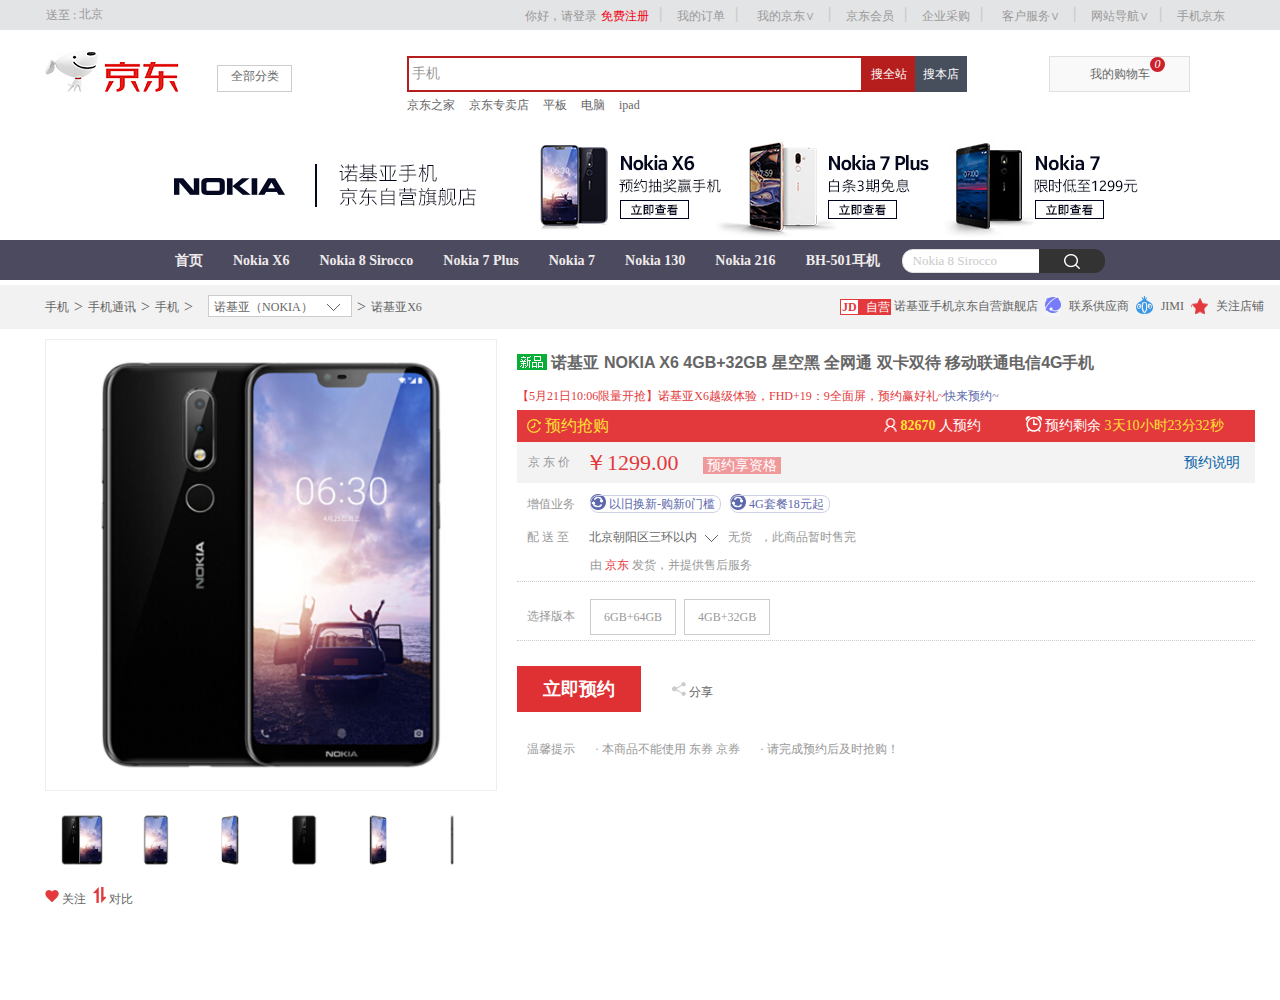
<file: detail.html>
<!DOCTYPE html>
<html lang="en">
<head>
	<meta charset="UTF-8">
	<title>Document</title>
	<!-- css重置文件 -->
	<link rel="stylesheet" type="text/css" href="css/cssreset.css">
	<!-- css文件 -->
	<link rel="stylesheet" type="text/css" href="css/detail.css">
	<!-- jQuery文件 -->
	<script src="js/jquery-1.8.3.min.js"></script>
	<!-- js文件 -->
	<script type="text/javascript" src="js/detail.js"></script>
	<!-- 阿里巴巴矢量图 -->
	<link rel="stylesheet" type="text/css" href="http://at.alicdn.com/t/font_649684_cgn0du3qzqx8byb9.css">
</head>
<body>
	<!-- https://item.jd.com/7299782.html#crumb-wrap -->
	<div class="all">
		<div class="center">
			<div class="head">
				<div class="top-link">
					<div class="position">
						<div class="hover-p">
							<span>送至 :</span>
							<span>北京</span>
						</div>
						<div class="p-content">
							<ul>
								<li>
									<a href="" class="bgbj">北京</a>
									<a href="">山西</a>
									<a href="" class="chang">内蒙古</a>
									<a href="">福建</a>
									<a href="">江西</a>
									<a href="">西藏</a>
									<a href="">新疆</a>
								</li>
								<li>
									<a href="">上海</a>
									<a href="">江苏</a>
									<a href="">河南</a>
									<a href="">湖北</a>
									<a href="">四川</a>
									<a href="">陕西</a>
									<a href="">港澳</a>
								</li>
								<li>
									<a href="">天津</a>
									<a href="">辽宁</a>
									<a href="">山东</a>
									<a href="">湖南</a>
									<a href="">海南</a>
									<a href="">甘肃</a>
									<a href="">台湾</a>
								</li>
								<li>
									<a href="">吉林</a>
									<a href="">重庆</a>
									<a href="">安徽</a>
									<a href="">广东</a>
									<a href="">贵州</a>
									<a href="">青海</a>
									<a href="" class="chang">钓鱼岛</a>
								</li>
								<li>
									<a href="">河北</a>
									<a href="" class="chang">黑龙江</a>
									<a href="">浙江</a>
									<a href="">广西</a>
									<a href="">云南</a>
									<a href="">宁夏</a>
									<a href="">海外</a>
								</li>
							</ul>
						</div>
					</div>
					<ul class="link-r">
						<li>
							<a href="">你好，请登录</a>
							<a href="">免费注册</a>
						</li>
						<li>
							<a href="">我的订单</a>
						</li>
						<li class="posi-re posi-re1">
							<a href="">我的京东∨</a>
							<div class="myjd">
								<ul class="myjd1">
									<li>
										<a href="">待处理订单</a>
									</li>
									<li>
										<a href="">消息</a>
									</li>
									<li>
										<a href="">返修退换货</a>
									</li>
									<li>
										<a href="">我的问答</a>
									</li>
									<li>
										<a href="">降低商品</a>
									</li>
									<li>
										<a href="">我的关注</a>
									</li>
								</ul>
								<ul class="myjd2">
									<li>
										<a href="">我的京豆</a>
									</li>
									<li>
										<a href="">我的优惠券</a>
									</li>
									<li>
										<a href="">我的白条</a>
									</li>
									<li>
										<a href="">我的理财</a>
									</li>
								</ul>
							</div>
						</li>
						<li>
							<a href="">京东会员</a>
						</li>
						<li>
							<a href="">企业采购</a>
						</li>
						<li class="posi-re posi-re2">
							<a href="">客户服务∨</a>
							<div class="servise">
								<ul class="myjd1">
									<li>
										<a href="">待处理订单</a>
									</li>
									<li>
										<a href="">消息</a>
									</li>
									<li>
										<a href="">返修退换货</a>
									</li>
									<li>
										<a href="">我的问答</a>
									</li>
									<li>
										<a href="">降低商品</a>
									</li>
									<li>
										<a href="">我的关注</a>
									</li>
								</ul>
								<ul class="myjd2">
									<li>
										<a href="">我的京豆</a>
									</li>
									<li>
										<a href="">我的优惠券</a>
									</li>
									<li>
										<a href="">我的白条</a>
									</li>
									<li>
										<a href="">我的理财</a>
									</li>
								</ul>
							</div>
						</li>
						<li>
							<a href="">网站导航∨</a>
						</li>
						<li>
							<a href="">手机京东</a>
						</li>
					</ul>
				</div>
				<div class="head-center">
					<div class="head-centerh">
						<a href=""></a>
						<span>
							<a href="">全部分类</a>
							<div class="alllist">
								<ul>
									<li>
										<a href="">家用电器</a>
									</li>
									<li>
										<a href="">手机、</a>
										<a href="">运营商、</a>
										<a href="">数码</a>
									</li>
									<li>
										<a href="">手机、</a>
										<a href="">运营商、</a>
										<a href="">数码</a>
									</li>
									<li>
										<a href="">手机、</a>
										<a href="">运营商、</a>
										<a href="">数码</a>
									</li>
									<li>
										<a href="">手机、</a>
										<a href="">运营商、</a>
										<a href="">数码</a>
									</li>
									<li>
										<a href="">手机、</a>
										<a href="">运营商、</a>
										<a href="">数码</a>
									</li>
									<li>
										<a href="">手机、</a>
										<a href="">运营商、</a>
										<a href="">数码</a>
									</li>
									<li>
										<a href="">手机、</a>
										<a href="">运营商、</a>
										<a href="">数码</a>
									</li>
									<li>
										<a href="">手机、</a>
										<a href="">运营商、</a>
										<a href="">数码</a>
									</li>
									<li>
										<a href="">手机、</a>
										<a href="">运营商、</a>
										<a href="">数码</a>
									</li>
									<li>
										<a href="">手机、</a>
										<a href="">运营商、</a>
										<a href="">数码</a>
									</li>
									<li>
										<a href="">手机、</a>
										<a href="">运营商、</a>
										<a href="">数码</a>
									</li>
									<li>
										<a href="">手机、</a>
										<a href="">运营商、</a>
										<a href="">数码</a>
									</li>
									<li>
										<a href="">手机、</a>
										<a href="">运营商、</a>
										<a href="">数码</a>
									</li>
									<li>
										<a href="">手机、</a>
										<a href="">运营商、</a>
										<a href="">数码</a>
									</li>
									<li>
										<a href="">手机、</a>
										<a href="">运营商、</a>
										<a href="">数码</a>
									</li>
									<li>
										<a href="">手机、</a>
										<a href="">运营商、</a>
										<a href="">数码</a>
									</li>
								</ul>
							</div>
						</span>
					</div>
					<div class="head-search">
						<input type="" name="" value="手机">
						<button>搜全站</button>
						<button>搜本店</button>
					</div>
					<div class="shop-car">
						<i class="iconfont icon-gouwuche"></i>
						<a href="">我的购物车</a>
						<i class="iconfont">0</i>
						<i class="iconfont icon-youjiantou1"></i>
					</div>
					<div class="jdfamily">
						<a href="">京东之家</a>
						<a href="">京东专卖店</a>
						<a href="">平板</a>
						<a href="">电脑</a>
						<a href="">ipad</a>
					</div>
				</div>
				<div class="head-foot">
					<div class="footimg">
						<img src="images/detail.images/5afbd443N2771c653.jpg">
					</div>
					<div class="foot-link">
						<div class="link-center">
							<ul>
								<li>
									<a href="">首页</a>
								</li>
								<li>
									<a href="">Nokia X6</a>
								</li>
								<li>
									<a href="">Nokia 8 Sirocco</a>
								</li>
								<li>
									<a href="">Nokia 7 Plus</a>
								</li>
								<li>
									<a href="">Nokia 7</a>
								</li>
								<li>
									<a href="">Nokia 130</a>
								</li>
								<li>
									<a href="">Nokia 216</a>
								</li>
								<li>
									<a href="">BH-501耳机</a>
								</li>
							</ul>
							<div class="linkc-search">
								<input type="" name="" value="Nokia 8 Sirocco">
								<input type="" name="">
							</div>
						</div>
					</div>
				</div>
			</div>
			<div class="body-head">
				<div class="phone-left">
					<a href="">手机</a>
					<span>></span>
					<a href="">手机通讯</a>
					<span>></span>
					<a href="">手机</a>
					<span>></span>
					<div class="nokia">
						<a href="">诺基亚（NOKIA）</a>
						<span></span>
					</div>
					<span>></span>
					<a href="">诺基亚X6</a>
				</div>
				<div class="phone-right">
					<span>
						<span>JD</span>
						自营
					</span>
					<a href="">诺基亚手机京东自营旗舰店</a>
					<i></i>
					<a href="">联系供应商</a>
					<span></span>
					<a href="">JIMI</a>
					<span></span>
					<a href="">关注店铺</a>
				</div>
			</div>
			<div class="body-imp">
				<div class="imp-left">
					<div class="smallimg">
						<img src="images/detail.images/z1.jpg">
						<div class="move"></div>
					</div>
					<div class="bigimg">
						<img src="images/detail.images/z1.jpg">
					</div>
					<div class="smallimg-list">
						<ul>
							<li>
								<img src="images/detail.images/z1.jpg">
							</li>
							<li>
								<img src="images/detail.images/z2.jpg">
							</li>
							<li>
								<img src="images/detail.images/z3.jpg">
							</li>
							<li>
								<img src="images/detail.images/z4.jpg">
							</li>
							<li>
								<img src="images/detail.images/z5.jpg">
							</li>
							<li>
								<img src="images/detail.images/z6.jpg">
							</li>
						</ul>
					</div>
					<div class="gzdb">
						<a href="">
							<i></i>
							关注
						</a>
						<a href="">
							<i></i>
							对比
						</a>
					</div>
				</div>
				<div class="imp-right">
					<div class="detail1">
						<img src="images/detail.images/58e44c0fN9f20107c.png">
						诺基亚 NOKIA X6 4GB+32GB 星空黑 全网通 双卡双待 移动联通电信4G手机
					</div>
					<div class="detail2">
						<div>【5月21日10:06限量开抢】诺基亚X6越级体验，FHD+19：9全面屏，预约赢好礼~<a href="">快来预约~</a></div>
					</div>
					<div class="detail3">
						<div class="detail3-left">
							<i></i>
							<strong>预约抢购</strong>
						</div>
						<div class="detail3-right">
							<span>
								<i></i>
								<em>82670</em>
								人预约
							</span>
							<span>
								<i></i>
								<span>预约剩余</span>
								<em>3天10小时23分32秒</em>
							</span>
						</div>
					</div>
					<div class="detail4">
						<div>
							<span>京 东 价</span>
							<span>￥1299.00</span>
							<span>预约享资格</span>
							<a href="">预约说明</a>
						</div>
					</div>
					<div class="detail5">
						<span>增值业务</span>
						<a href="">
							<i></i>
							<span>以旧换新-购新0门槛</span>
						</a>
						<a href="">
							<i></i>
							<span>4G套餐18元起</span>
						</a>
					</div>
					<div class="detail6">
						<span>配 送 至</span>
						<a href="">
							北京朝阳区三环以内
							<span></span>
						</a>
						<div>
							<strong>无货</strong>
							，此商品暂时售完
						</div>
					</div>
					<div class="detail7">
						<div>
							由
							<span>京东</span>
							发货，并提供售后服务
						</div>
					</div>
					<div class="detail8">
						<span>选择版本</span>
						<a href="">6GB+64GB</a>
						<a href="">4GB+32GB</a>
					</div>
					<div class="detail9">
						<a href="">立即预约</a>
						<span>
							<i></i>
							分享
						</span>
					</div>
					<div class="detail10">
						<span>温馨提示</span>
						<ol>
							<li> · 本商品不能使用 东券 京券</li>
							<li> · 请完成预约后及时抢购！</li>
						</ol>
					</div>
				</div>
			</div>
		</div>
	</div>
</body>
</html>
</file>
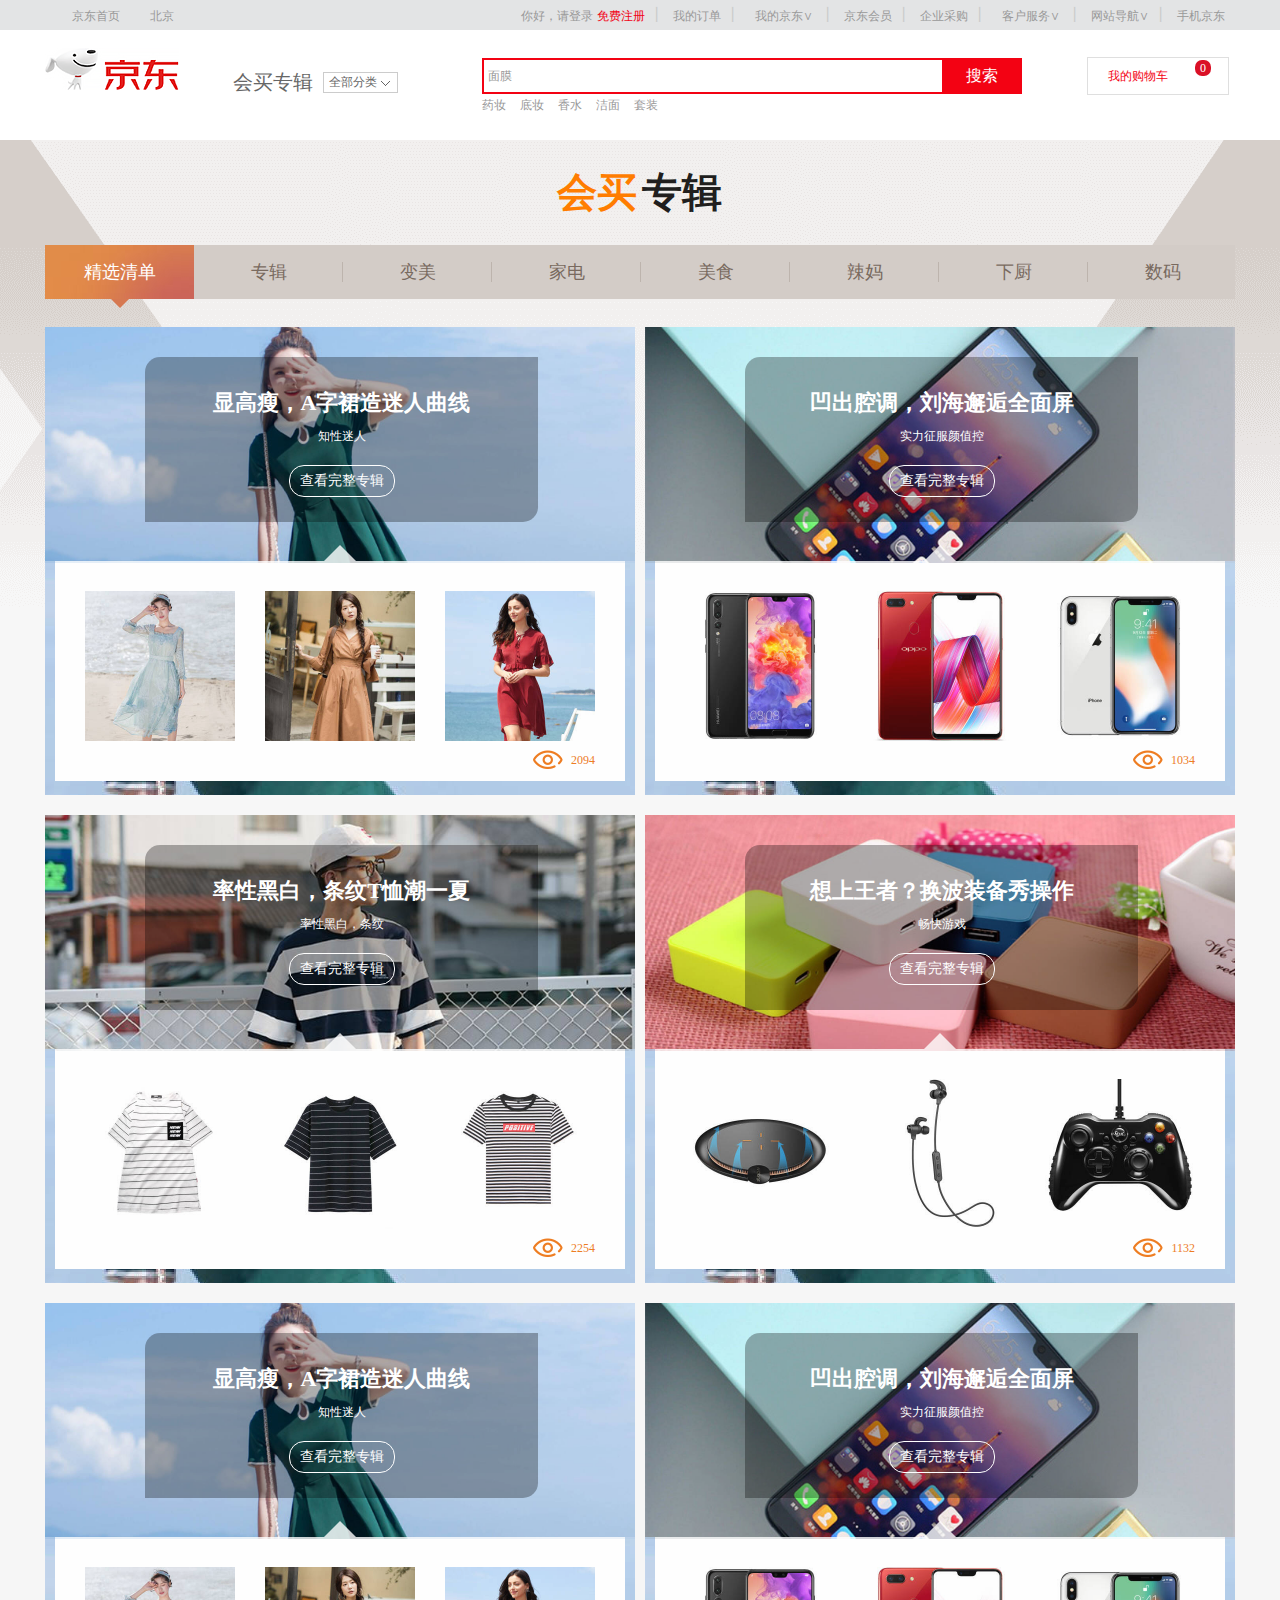
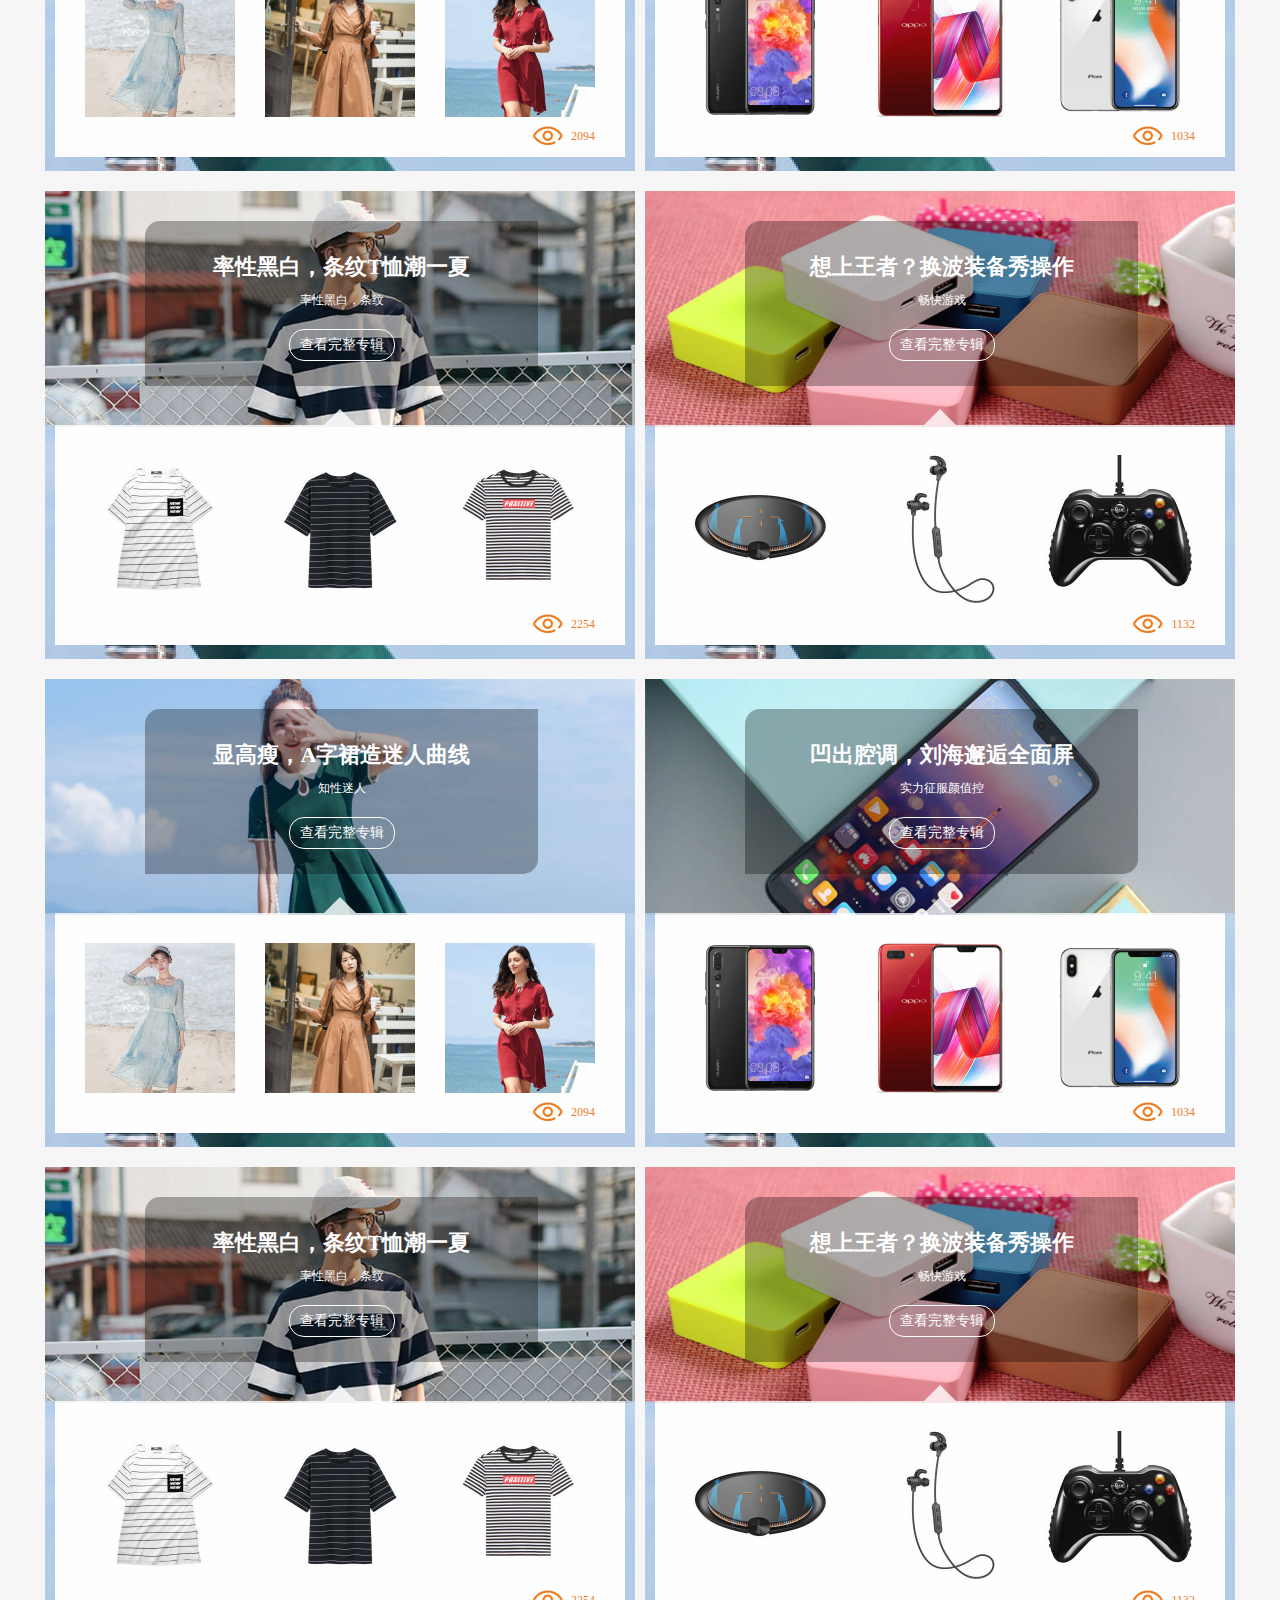
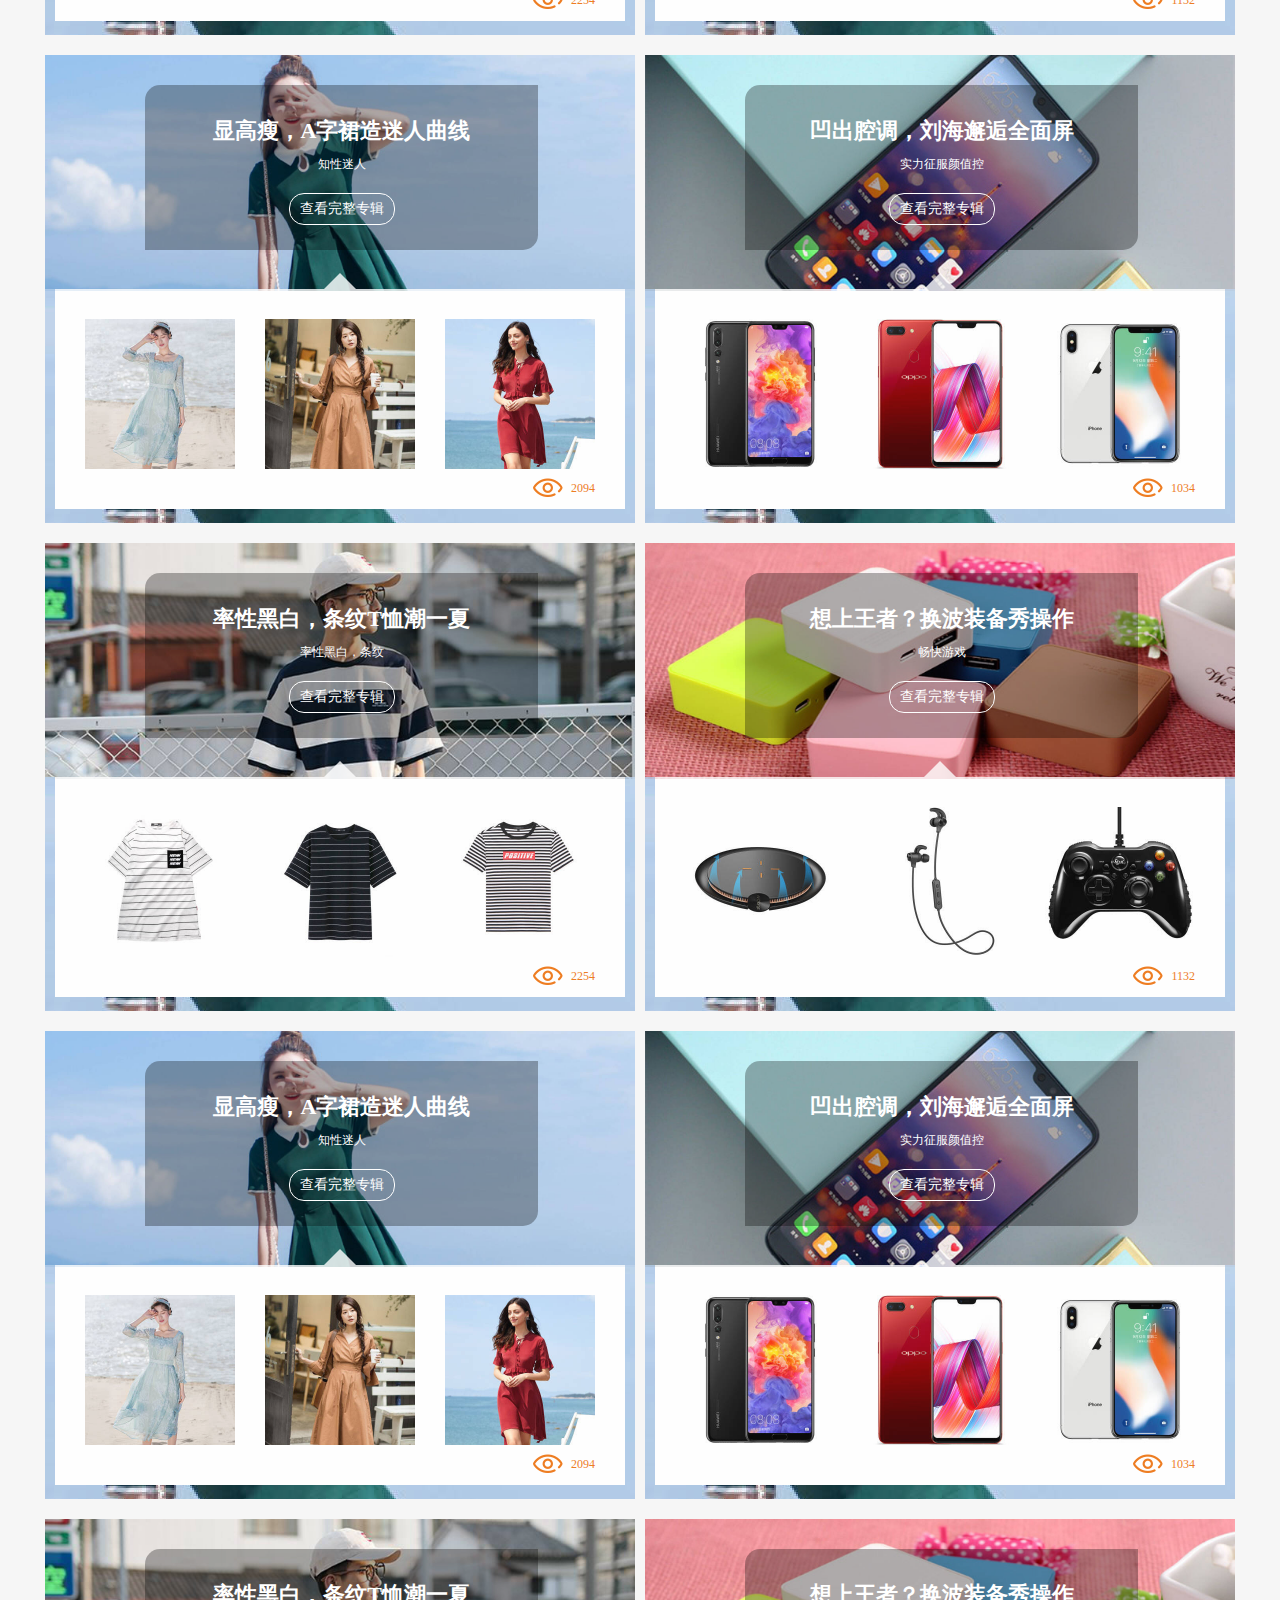
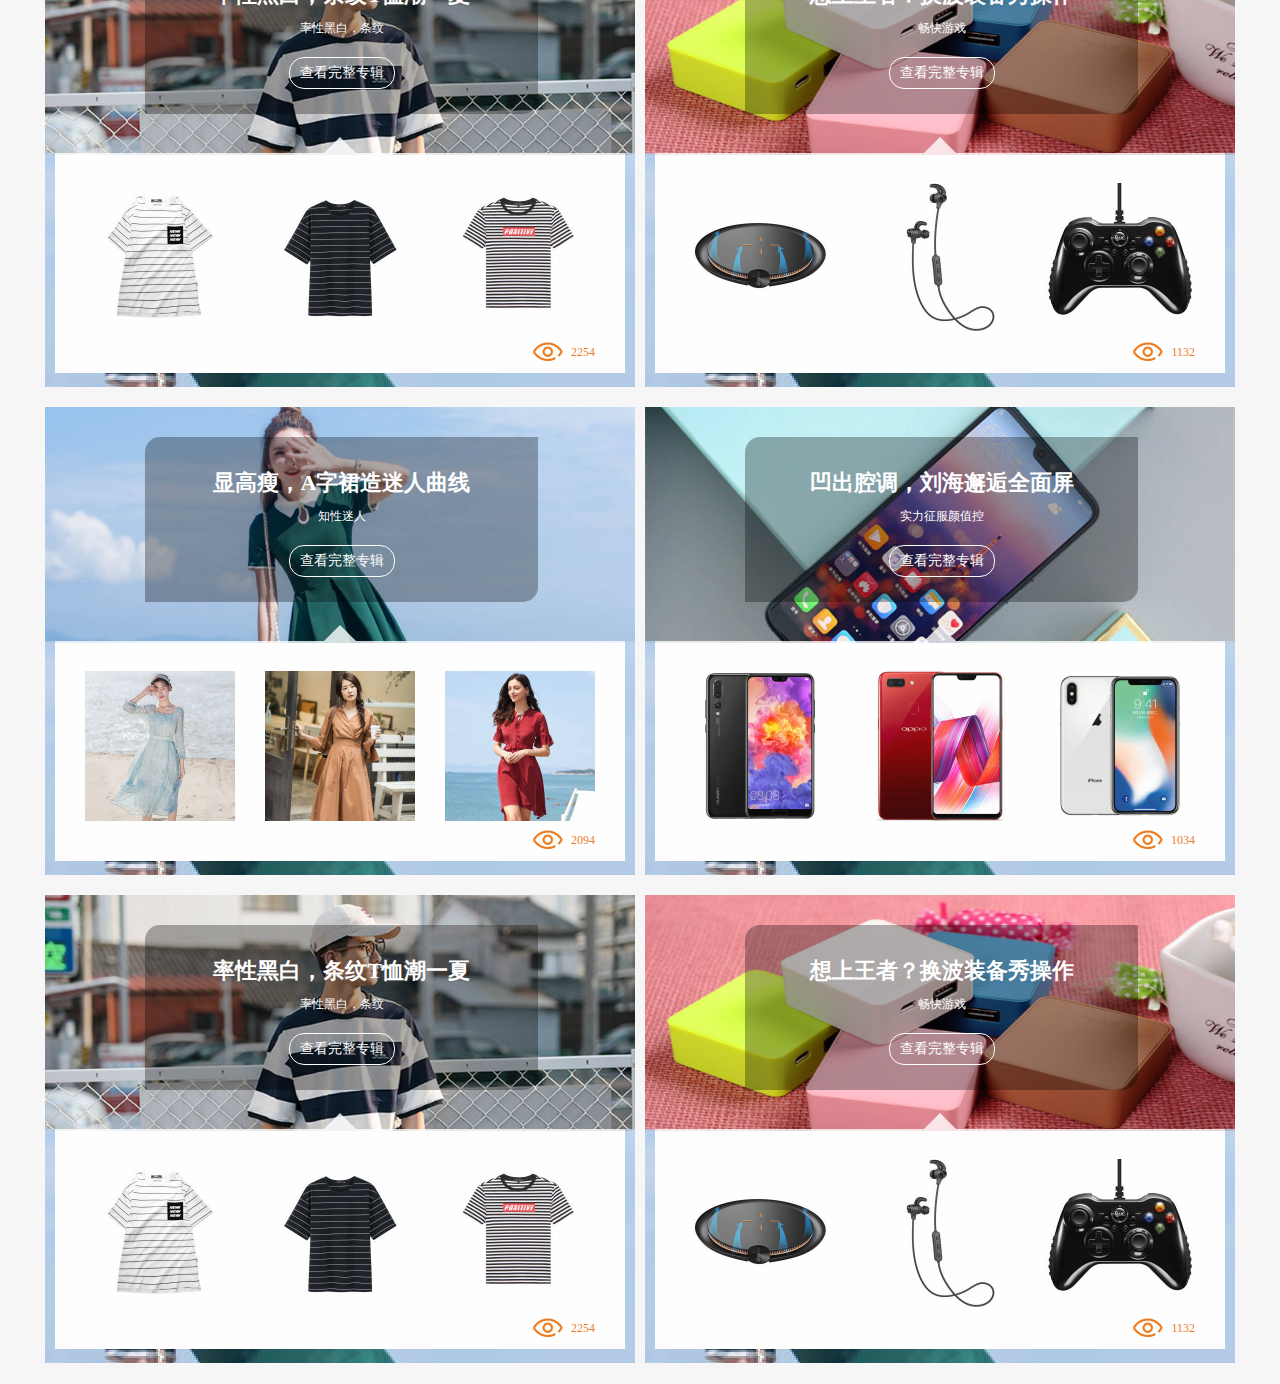
<file: list.html>
<!DOCTYPE html>
<html lang="en">
<head>
	<meta charset="UTF-8">
	<title>Document</title>
	<!-- css重置文件 -->
	<link rel="stylesheet" type="text/css" href="css/cssreset.css">
	<!-- css文件 -->
	<link rel="stylesheet" type="text/css" href="css/list.css">
	<!-- jQuery文件 -->
	<script src="js/jquery-1.8.3.min.js"></script>
	<!-- js文件 -->
	<script type="text/javascript" src="js/list.js"></script>
	<!-- 阿里巴巴矢量图 -->
	<link rel="stylesheet" type="text/css" href="http:////at.alicdn.com/t/font_649684_mhvmx7zumcxr.css">
</head>
<body>
	<!-- https://ypzj.jd.com/#249680 -->
	<div class="all">
		<div class="center">
			<div class="head">
				<div class="top-link">
					<div class="position">
						<div class="hover-h">
							<i class="iconfont icon-building_"></i>
							<span>京东首页</span>
						</div>
						<div class="hover-p">
							<i class="iconfont icon-dingwei"></i>
							<span>北京</span>
						</div>
						<div class="p-content">
							<ul>
								<li>
									<a href="" class="bgbj">北京</a>
									<a href="">山西</a>
									<a href="" class="chang">内蒙古</a>
									<a href="">福建</a>
									<a href="">江西</a>
									<a href="">西藏</a>
									<a href="">新疆</a>
								</li>
								<li>
									<a href="">上海</a>
									<a href="">江苏</a>
									<a href="">河南</a>
									<a href="">湖北</a>
									<a href="">四川</a>
									<a href="">陕西</a>
									<a href="">港澳</a>
								</li>
								<li>
									<a href="">天津</a>
									<a href="">辽宁</a>
									<a href="">山东</a>
									<a href="">湖南</a>
									<a href="">海南</a>
									<a href="">甘肃</a>
									<a href="">台湾</a>
								</li>
								<li>
									<a href="">吉林</a>
									<a href="">重庆</a>
									<a href="">安徽</a>
									<a href="">广东</a>
									<a href="">贵州</a>
									<a href="">青海</a>
									<a href="" class="chang">钓鱼岛</a>
								</li>
								<li>
									<a href="">河北</a>
									<a href="" class="chang">黑龙江</a>
									<a href="">浙江</a>
									<a href="">广西</a>
									<a href="">云南</a>
									<a href="">宁夏</a>
									<a href="">海外</a>
								</li>
							</ul>
						</div>
					</div>
					<ul class="link-r">
						<li>
							<a href="">你好，请登录</a>
							<a href="">免费注册</a>
						</li>
						<li>
							<a href="">我的订单</a>
						</li>
						<li class="posi-re posi-re1">
							<a href="">我的京东∨</a>
							<div class="myjd">
								<ul class="myjd1">
									<li>
										<a href="">待处理订单</a>
									</li>
									<li>
										<a href="">消息</a>
									</li>
									<li>
										<a href="">返修退换货</a>
									</li>
									<li>
										<a href="">我的问答</a>
									</li>
									<li>
										<a href="">降低商品</a>
									</li>
									<li>
										<a href="">我的关注</a>
									</li>
								</ul>
								<ul class="myjd2">
									<li>
										<a href="">我的京豆</a>
									</li>
									<li>
										<a href="">我的优惠券</a>
									</li>
									<li>
										<a href="">我的白条</a>
									</li>
									<li>
										<a href="">我的理财</a>
									</li>
								</ul>
							</div>
						</li>
						<li>
							<a href="">京东会员</a>
						</li>
						<li>
							<a href="">企业采购</a>
						</li>
						<li class="posi-re posi-re2">
							<a href="">客户服务∨</a>
							<div class="servise">
								<ul class="myjd1">
									<li>
										<a href="">待处理订单</a>
									</li>
									<li>
										<a href="">消息</a>
									</li>
									<li>
										<a href="">返修退换货</a>
									</li>
									<li>
										<a href="">我的问答</a>
									</li>
									<li>
										<a href="">降低商品</a>
									</li>
									<li>
										<a href="">我的关注</a>
									</li>
								</ul>
								<ul class="myjd2">
									<li>
										<a href="">我的京豆</a>
									</li>
									<li>
										<a href="">我的优惠券</a>
									</li>
									<li>
										<a href="">我的白条</a>
									</li>
									<li>
										<a href="">我的理财</a>
									</li>
								</ul>
							</div>
						</li>
						<li>
							<a href="">网站导航∨</a>
						</li>
						<li>
							<a href="">手机京东</a>
						</li>
					</ul>
				</div>
				<div class="head-jd">
					<div class="head-jd1">
						<a href="">
							<img src="images/list.images/jdlogo-201708-@1x.png">
						</a>
					</div>
					<div class="head-jd2">
						<div>会买专辑</div>
						<span>
							<a href="">全部分类</a>
							<i></i>
						</span>
					</div>
					<div class="head-jd3">
						<input type="" name="" value="面膜">
						<button>搜索</button>
					</div>
					<div class="head-jd4">
						<a href="">我的购物车</a>
						<i class="iconfont icon-gouwuche"></i>
						<span>0</span>
					</div>
					<div class="head-jd5">
						<a href="">药妆</a>
						<a href="">底妆</a>
						<a href="">香水</a>
						<a href="">洁面</a>
						<a href="">套装</a>
					</div>
				</div>
			</div>
		</div>
		<div class="body-bg">
			<div class="body">
				<div class="body-center">
					<div class="center-title">
						<div>会买</div>
						<div>专辑</div>
					</div>
					<div class="choice">
						<ul class="choice-list">
							<li>
								<a href="##" class="bgcolor">
									精选清单
									<i></i>
									<div class="sjcolor"></div>
								</a>
							</li>
							<li>
								<a href="##">
									专辑
									<i></i>
									<div></div>
								</a>
							</li>
							<li>
								<a href="##">
									变美
									<i></i>
									<div></div>
								</a>
							</li>
							<li>
								<a href="##">
									家电
									<i></i>
									<div></div>
								</a>
							</li>
							<li>
								<a href="##">
									美食
									<i></i>
									<div></div>
								</a>
							</li>
							<li>
								<a href="##">
									辣妈
									<i></i>
									<div></div>
								</a>
							</li>
							<li>
								<a href="##">
									下厨
									<i></i>
									<div></div>
								</a>
							</li>
							<li>
								<a href="##">
									数码
									<i></i>
									<div></div>
								</a>
							</li>
						</ul>
					</div>

					<div class="choice-titlec">
						<div class="choice-cont contblock">
							<div class="choice-list1">
								<ul class="choices">
									<li class="choice-all choice-mr">
										<div class="choice-all1">
											<a href="">
												<img src="images/list.images/5aebf920N56e6d07b.jpg!q70.jpg">
											</a>
											<div class="choice-all3">
												<div></div>
												<div>
													<h4>显高瘦，A字裙造迷人曲线</h4>
													<p>知性迷人</p>
													<span>查看完整专辑</span>
												</div>
											</div>
										</div>
										<div class="zhezhao">
											<div class="choice-all2">
												<a href="">
													<img src="images/list.images/5ac182e0Nf15b023d.jpg!q70.jpg">
												</a>
												<a href="">
													<img src="images/list.images/5afaeebfN626a7ee7.jpg!q70.jpg">
												</a>
												<a href="">
													<img src="images/list.images/5aceeaa4N4ff9408a.jpg!q70.jpg">
												</a>
												<div class="choice-dw1">
													<i></i>
													<span>2094</span>
												</div>
												<div class="choice-dw2"></div>
											</div>
										</div>
									</li>
									<li class="choice-all">
										<div class="choice-all1">
											<a href="">
												<img src="images/list.images/5afaf28dN65b030f1.jpg!q70.jpg">
											</a>
											<div class="choice-all3">
												<div></div>
												<div>
													<h4>凹出腔调，刘海邂逅全面屏</h4>
													<p>实力征服颜值控</p>
													<span>查看完整专辑</span>
												</div>
											</div>
										</div>
										<div class="zhezhao">
											<div class="choice-all2">
												<a href="">
													<img src="images/list.images/5ac1dbefN4dd07e9b.jpg!q70.jpg">
												</a>
												<a href="">
													<img src="images/list.images/5ab1d91cN5efcb0bf.jpg!q70.jpg">
												</a>
												<a href="">
													<img src="images/list.images/59e42830N9da56c41.jpg!q70.jpg">
												</a>
												<div class="choice-dw1">
													<i></i>
													<span>1034</span>
												</div>
												<div class="choice-dw2"></div>
											</div>
										</div>
									</li>
									<li class="choice-all choice-mr">
										<div class="choice-all1">
											<a href="">
												<img src="images/list.images/5af9a1e1Nc2265e77.jpg!q70.jpg">
											</a>
											<div class="choice-all3">
												<div></div>
												<div>
													<h4>率性黑白，条纹T恤潮一夏</h4>
													<p>率性黑白，条纹</p>
													<span>查看完整专辑</span>
												</div>
											</div>
										</div>
										<div class="zhezhao">
											<div class="choice-all2">
												<a href="">
													<img src="images/list.images/5af9a231N89e85b84.jpg!q70.jpg">
												</a>
												<a href="">
													<img src="images/list.images/5af9a241Nc9af4faa.jpg!q70.jpg">
												</a>
												<a href="">
													<img src="images/list.images/5af9a250N5c524344.jpg!q70.jpg">
												</a>
												<div class="choice-dw1">
													<i></i>
													<span>2254</span>
												</div>
												<div class="choice-dw2"></div>
											</div>
										</div>
									</li>
									<li class="choice-all">
										<div class="choice-all1">
											<a href="">
												<img src="images/list.images/5af5a3a8N7907218b.jpg!q70.jpg">
											</a>
											<div class="choice-all3">
												<div></div>
												<div>
													<h4>想上王者？换波装备秀操作</h4>
													<p>畅快游戏</p>
													<span>查看完整专辑</span>
												</div>
											</div>
										</div>
										<div class="zhezhao">
											<div class="choice-all2">
												<a href="">
													<img src="images/list.images/5af3ca45N2744dab9.jpg!q70.jpg">
												</a>
												<a href="">
													<img src="images/list.images/595ef3e8Nc5b92d9a.jpg!q70.jpg">
												</a>
												<a href="">
													<img src="images/list.images/5909420fN793b93bc.jpg!q70.jpg">
												</a>
												<div class="choice-dw1">
													<i></i>
													<span>1132</span>
												</div>
												<div class="choice-dw2"></div>
											</div>
										</div>
									</li>
									<li class="choice-all choice-mr">
										<div class="choice-all1">
											<a href="">
												<img src="images/list.images/5aebf920N56e6d07b.jpg!q70.jpg">
											</a>
											<div class="choice-all3">
												<div></div>
												<div>
													<h4>显高瘦，A字裙造迷人曲线</h4>
													<p>知性迷人</p>
													<span>查看完整专辑</span>
												</div>
											</div>
										</div>
										<div class="zhezhao">
											<div class="choice-all2">
												<a href="">
													<img src="images/list.images/5ac182e0Nf15b023d.jpg!q70.jpg">
												</a>
												<a href="">
													<img src="images/list.images/5afaeebfN626a7ee7.jpg!q70.jpg">
												</a>
												<a href="">
													<img src="images/list.images/5aceeaa4N4ff9408a.jpg!q70.jpg">
												</a>
												<div class="choice-dw1">
													<i></i>
													<span>2094</span>
												</div>
												<div class="choice-dw2"></div>
											</div>
										</div>
									</li>
									<li class="choice-all">
										<div class="choice-all1">
											<a href="">
												<img src="images/list.images/5afaf28dN65b030f1.jpg!q70.jpg">
											</a>
											<div class="choice-all3">
												<div></div>
												<div>
													<h4>凹出腔调，刘海邂逅全面屏</h4>
													<p>实力征服颜值控</p>
													<span>查看完整专辑</span>
												</div>
											</div>
										</div>
										<div class="zhezhao">
											<div class="choice-all2">
												<a href="">
													<img src="images/list.images/5ac1dbefN4dd07e9b.jpg!q70.jpg">
												</a>
												<a href="">
													<img src="images/list.images/5ab1d91cN5efcb0bf.jpg!q70.jpg">
												</a>
												<a href="">
													<img src="images/list.images/59e42830N9da56c41.jpg!q70.jpg">
												</a>
												<div class="choice-dw1">
													<i></i>
													<span>1034</span>
												</div>
												<div class="choice-dw2"></div>
											</div>
										</div>
									</li>
									<li class="choice-all choice-mr">
										<div class="choice-all1">
											<a href="">
												<img src="images/list.images/5af9a1e1Nc2265e77.jpg!q70.jpg">
											</a>
											<div class="choice-all3">
												<div></div>
												<div>
													<h4>率性黑白，条纹T恤潮一夏</h4>
													<p>率性黑白，条纹</p>
													<span>查看完整专辑</span>
												</div>
											</div>
										</div>
										<div class="zhezhao">
											<div class="choice-all2">
												<a href="">
													<img src="images/list.images/5af9a231N89e85b84.jpg!q70.jpg">
												</a>
												<a href="">
													<img src="images/list.images/5af9a241Nc9af4faa.jpg!q70.jpg">
												</a>
												<a href="">
													<img src="images/list.images/5af9a250N5c524344.jpg!q70.jpg">
												</a>
												<div class="choice-dw1">
													<i></i>
													<span>2254</span>
												</div>
												<div class="choice-dw2"></div>
											</div>
										</div>
									</li>
									<li class="choice-all">
										<div class="choice-all1">
											<a href="">
												<img src="images/list.images/5af5a3a8N7907218b.jpg!q70.jpg">
											</a>
											<div class="choice-all3">
												<div></div>
												<div>
													<h4>想上王者？换波装备秀操作</h4>
													<p>畅快游戏</p>
													<span>查看完整专辑</span>
												</div>
											</div>
										</div>
										<div class="zhezhao">
											<div class="choice-all2">
												<a href="">
													<img src="images/list.images/5af3ca45N2744dab9.jpg!q70.jpg">
												</a>
												<a href="">
													<img src="images/list.images/595ef3e8Nc5b92d9a.jpg!q70.jpg">
												</a>
												<a href="">
													<img src="images/list.images/5909420fN793b93bc.jpg!q70.jpg">
												</a>
												<div class="choice-dw1">
													<i></i>
													<span>1132</span>
												</div>
												<div class="choice-dw2"></div>
											</div>
										</div>
									</li>
									<li class="choice-all choice-mr">
										<div class="choice-all1">
											<a href="">
												<img src="images/list.images/5aebf920N56e6d07b.jpg!q70.jpg">
											</a>
											<div class="choice-all3">
												<div></div>
												<div>
													<h4>显高瘦，A字裙造迷人曲线</h4>
													<p>知性迷人</p>
													<span>查看完整专辑</span>
												</div>
											</div>
										</div>
										<div class="zhezhao">
											<div class="choice-all2">
												<a href="">
													<img src="images/list.images/5ac182e0Nf15b023d.jpg!q70.jpg">
												</a>
												<a href="">
													<img src="images/list.images/5afaeebfN626a7ee7.jpg!q70.jpg">
												</a>
												<a href="">
													<img src="images/list.images/5aceeaa4N4ff9408a.jpg!q70.jpg">
												</a>
												<div class="choice-dw1">
													<i></i>
													<span>2094</span>
												</div>
												<div class="choice-dw2"></div>
											</div>
										</div>
									</li>
									<li class="choice-all">
										<div class="choice-all1">
											<a href="">
												<img src="images/list.images/5afaf28dN65b030f1.jpg!q70.jpg">
											</a>
											<div class="choice-all3">
												<div></div>
												<div>
													<h4>凹出腔调，刘海邂逅全面屏</h4>
													<p>实力征服颜值控</p>
													<span>查看完整专辑</span>
												</div>
											</div>
										</div>
										<div class="zhezhao">
											<div class="choice-all2">
												<a href="">
													<img src="images/list.images/5ac1dbefN4dd07e9b.jpg!q70.jpg">
												</a>
												<a href="">
													<img src="images/list.images/5ab1d91cN5efcb0bf.jpg!q70.jpg">
												</a>
												<a href="">
													<img src="images/list.images/59e42830N9da56c41.jpg!q70.jpg">
												</a>
												<div class="choice-dw1">
													<i></i>
													<span>1034</span>
												</div>
												<div class="choice-dw2"></div>
											</div>
										</div>
									</li>
									<li class="choice-all choice-mr">
										<div class="choice-all1">
											<a href="">
												<img src="images/list.images/5af9a1e1Nc2265e77.jpg!q70.jpg">
											</a>
											<div class="choice-all3">
												<div></div>
												<div>
													<h4>率性黑白，条纹T恤潮一夏</h4>
													<p>率性黑白，条纹</p>
													<span>查看完整专辑</span>
												</div>
											</div>
										</div>
										<div class="zhezhao">
											<div class="choice-all2">
												<a href="">
													<img src="images/list.images/5af9a231N89e85b84.jpg!q70.jpg">
												</a>
												<a href="">
													<img src="images/list.images/5af9a241Nc9af4faa.jpg!q70.jpg">
												</a>
												<a href="">
													<img src="images/list.images/5af9a250N5c524344.jpg!q70.jpg">
												</a>
												<div class="choice-dw1">
													<i></i>
													<span>2254</span>
												</div>
												<div class="choice-dw2"></div>
											</div>
										</div>
									</li>
									<li class="choice-all">
										<div class="choice-all1">
											<a href="">
												<img src="images/list.images/5af5a3a8N7907218b.jpg!q70.jpg">
											</a>
											<div class="choice-all3">
												<div></div>
												<div>
													<h4>想上王者？换波装备秀操作</h4>
													<p>畅快游戏</p>
													<span>查看完整专辑</span>
												</div>
											</div>
										</div>
										<div class="zhezhao">
											<div class="choice-all2">
												<a href="">
													<img src="images/list.images/5af3ca45N2744dab9.jpg!q70.jpg">
												</a>
												<a href="">
													<img src="images/list.images/595ef3e8Nc5b92d9a.jpg!q70.jpg">
												</a>
												<a href="">
													<img src="images/list.images/5909420fN793b93bc.jpg!q70.jpg">
												</a>
												<div class="choice-dw1">
													<i></i>
													<span>1132</span>
												</div>
												<div class="choice-dw2"></div>
											</div>
										</div>
									</li>
									<li class="choice-all choice-mr">
										<div class="choice-all1">
											<a href="">
												<img src="images/list.images/5aebf920N56e6d07b.jpg!q70.jpg">
											</a>
											<div class="choice-all3">
												<div></div>
												<div>
													<h4>显高瘦，A字裙造迷人曲线</h4>
													<p>知性迷人</p>
													<span>查看完整专辑</span>
												</div>
											</div>
										</div>
										<div class="zhezhao">
											<div class="choice-all2">
												<a href="">
													<img src="images/list.images/5ac182e0Nf15b023d.jpg!q70.jpg">
												</a>
												<a href="">
													<img src="images/list.images/5afaeebfN626a7ee7.jpg!q70.jpg">
												</a>
												<a href="">
													<img src="images/list.images/5aceeaa4N4ff9408a.jpg!q70.jpg">
												</a>
												<div class="choice-dw1">
													<i></i>
													<span>2094</span>
												</div>
												<div class="choice-dw2"></div>
											</div>
										</div>
									</li>
									<li class="choice-all">
										<div class="choice-all1">
											<a href="">
												<img src="images/list.images/5afaf28dN65b030f1.jpg!q70.jpg">
											</a>
											<div class="choice-all3">
												<div></div>
												<div>
													<h4>凹出腔调，刘海邂逅全面屏</h4>
													<p>实力征服颜值控</p>
													<span>查看完整专辑</span>
												</div>
											</div>
										</div>
										<div class="zhezhao">
											<div class="choice-all2">
												<a href="">
													<img src="images/list.images/5ac1dbefN4dd07e9b.jpg!q70.jpg">
												</a>
												<a href="">
													<img src="images/list.images/5ab1d91cN5efcb0bf.jpg!q70.jpg">
												</a>
												<a href="">
													<img src="images/list.images/59e42830N9da56c41.jpg!q70.jpg">
												</a>
												<div class="choice-dw1">
													<i></i>
													<span>1034</span>
												</div>
												<div class="choice-dw2"></div>
											</div>
										</div>
									</li>
									<li class="choice-all choice-mr">
										<div class="choice-all1">
											<a href="">
												<img src="images/list.images/5af9a1e1Nc2265e77.jpg!q70.jpg">
											</a>
											<div class="choice-all3">
												<div></div>
												<div>
													<h4>率性黑白，条纹T恤潮一夏</h4>
													<p>率性黑白，条纹</p>
													<span>查看完整专辑</span>
												</div>
											</div>
										</div>
										<div class="zhezhao">
											<div class="choice-all2">
												<a href="">
													<img src="images/list.images/5af9a231N89e85b84.jpg!q70.jpg">
												</a>
												<a href="">
													<img src="images/list.images/5af9a241Nc9af4faa.jpg!q70.jpg">
												</a>
												<a href="">
													<img src="images/list.images/5af9a250N5c524344.jpg!q70.jpg">
												</a>
												<div class="choice-dw1">
													<i></i>
													<span>2254</span>
												</div>
												<div class="choice-dw2"></div>
											</div>
										</div>
									</li>
									<li class="choice-all">
										<div class="choice-all1">
											<a href="">
												<img src="images/list.images/5af5a3a8N7907218b.jpg!q70.jpg">
											</a>
											<div class="choice-all3">
												<div></div>
												<div>
													<h4>想上王者？换波装备秀操作</h4>
													<p>畅快游戏</p>
													<span>查看完整专辑</span>
												</div>
											</div>
										</div>
										<div class="zhezhao">
											<div class="choice-all2">
												<a href="">
													<img src="images/list.images/5af3ca45N2744dab9.jpg!q70.jpg">
												</a>
												<a href="">
													<img src="images/list.images/595ef3e8Nc5b92d9a.jpg!q70.jpg">
												</a>
												<a href="">
													<img src="images/list.images/5909420fN793b93bc.jpg!q70.jpg">
												</a>
												<div class="choice-dw1">
													<i></i>
													<span>1132</span>
												</div>
												<div class="choice-dw2"></div>
											</div>
										</div>
									</li>
									<li class="choice-all choice-mr">
										<div class="choice-all1">
											<a href="">
												<img src="images/list.images/5aebf920N56e6d07b.jpg!q70.jpg">
											</a>
											<div class="choice-all3">
												<div></div>
												<div>
													<h4>显高瘦，A字裙造迷人曲线</h4>
													<p>知性迷人</p>
													<span>查看完整专辑</span>
												</div>
											</div>
										</div>
										<div class="zhezhao">
											<div class="choice-all2">
												<a href="">
													<img src="images/list.images/5ac182e0Nf15b023d.jpg!q70.jpg">
												</a>
												<a href="">
													<img src="images/list.images/5afaeebfN626a7ee7.jpg!q70.jpg">
												</a>
												<a href="">
													<img src="images/list.images/5aceeaa4N4ff9408a.jpg!q70.jpg">
												</a>
												<div class="choice-dw1">
													<i></i>
													<span>2094</span>
												</div>
												<div class="choice-dw2"></div>
											</div>
										</div>
									</li>
									<li class="choice-all">
										<div class="choice-all1">
											<a href="">
												<img src="images/list.images/5afaf28dN65b030f1.jpg!q70.jpg">
											</a>
											<div class="choice-all3">
												<div></div>
												<div>
													<h4>凹出腔调，刘海邂逅全面屏</h4>
													<p>实力征服颜值控</p>
													<span>查看完整专辑</span>
												</div>
											</div>
										</div>
										<div class="zhezhao">
											<div class="choice-all2">
												<a href="">
													<img src="images/list.images/5ac1dbefN4dd07e9b.jpg!q70.jpg">
												</a>
												<a href="">
													<img src="images/list.images/5ab1d91cN5efcb0bf.jpg!q70.jpg">
												</a>
												<a href="">
													<img src="images/list.images/59e42830N9da56c41.jpg!q70.jpg">
												</a>
												<div class="choice-dw1">
													<i></i>
													<span>1034</span>
												</div>
												<div class="choice-dw2"></div>
											</div>
										</div>
									</li>
									<li class="choice-all choice-mr">
										<div class="choice-all1">
											<a href="">
												<img src="images/list.images/5af9a1e1Nc2265e77.jpg!q70.jpg">
											</a>
											<div class="choice-all3">
												<div></div>
												<div>
													<h4>率性黑白，条纹T恤潮一夏</h4>
													<p>率性黑白，条纹</p>
													<span>查看完整专辑</span>
												</div>
											</div>
										</div>
										<div class="zhezhao">
											<div class="choice-all2">
												<a href="">
													<img src="images/list.images/5af9a231N89e85b84.jpg!q70.jpg">
												</a>
												<a href="">
													<img src="images/list.images/5af9a241Nc9af4faa.jpg!q70.jpg">
												</a>
												<a href="">
													<img src="images/list.images/5af9a250N5c524344.jpg!q70.jpg">
												</a>
												<div class="choice-dw1">
													<i></i>
													<span>2254</span>
												</div>
												<div class="choice-dw2"></div>
											</div>
										</div>
									</li>
									<li class="choice-all">
										<div class="choice-all1">
											<a href="">
												<img src="images/list.images/5af5a3a8N7907218b.jpg!q70.jpg">
											</a>
											<div class="choice-all3">
												<div></div>
												<div>
													<h4>想上王者？换波装备秀操作</h4>
													<p>畅快游戏</p>
													<span>查看完整专辑</span>
												</div>
											</div>
										</div>
										<div class="zhezhao">
											<div class="choice-all2">
												<a href="">
													<img src="images/list.images/5af3ca45N2744dab9.jpg!q70.jpg">
												</a>
												<a href="">
													<img src="images/list.images/595ef3e8Nc5b92d9a.jpg!q70.jpg">
												</a>
												<a href="">
													<img src="images/list.images/5909420fN793b93bc.jpg!q70.jpg">
												</a>
												<div class="choice-dw1">
													<i></i>
													<span>1132</span>
												</div>
												<div class="choice-dw2"></div>
											</div>
										</div>
									</li>
									<li class="choice-all choice-mr">
										<div class="choice-all1">
											<a href="">
												<img src="images/list.images/5aebf920N56e6d07b.jpg!q70.jpg">
											</a>
											<div class="choice-all3">
												<div></div>
												<div>
													<h4>显高瘦，A字裙造迷人曲线</h4>
													<p>知性迷人</p>
													<span>查看完整专辑</span>
												</div>
											</div>
										</div>
										<div class="zhezhao">
											<div class="choice-all2">
												<a href="">
													<img src="images/list.images/5ac182e0Nf15b023d.jpg!q70.jpg">
												</a>
												<a href="">
													<img src="images/list.images/5afaeebfN626a7ee7.jpg!q70.jpg">
												</a>
												<a href="">
													<img src="images/list.images/5aceeaa4N4ff9408a.jpg!q70.jpg">
												</a>
												<div class="choice-dw1">
													<i></i>
													<span>2094</span>
												</div>
												<div class="choice-dw2"></div>
											</div>
										</div>
									</li>
									<li class="choice-all">
										<div class="choice-all1">
											<a href="">
												<img src="images/list.images/5afaf28dN65b030f1.jpg!q70.jpg">
											</a>
											<div class="choice-all3">
												<div></div>
												<div>
													<h4>凹出腔调，刘海邂逅全面屏</h4>
													<p>实力征服颜值控</p>
													<span>查看完整专辑</span>
												</div>
											</div>
										</div>
										<div class="zhezhao">
											<div class="choice-all2">
												<a href="">
													<img src="images/list.images/5ac1dbefN4dd07e9b.jpg!q70.jpg">
												</a>
												<a href="">
													<img src="images/list.images/5ab1d91cN5efcb0bf.jpg!q70.jpg">
												</a>
												<a href="">
													<img src="images/list.images/59e42830N9da56c41.jpg!q70.jpg">
												</a>
												<div class="choice-dw1">
													<i></i>
													<span>1034</span>
												</div>
												<div class="choice-dw2"></div>
											</div>
										</div>
									</li>
									<li class="choice-all choice-mr">
										<div class="choice-all1">
											<a href="">
												<img src="images/list.images/5af9a1e1Nc2265e77.jpg!q70.jpg">
											</a>
											<div class="choice-all3">
												<div></div>
												<div>
													<h4>率性黑白，条纹T恤潮一夏</h4>
													<p>率性黑白，条纹</p>
													<span>查看完整专辑</span>
												</div>
											</div>
										</div>
										<div class="zhezhao">
											<div class="choice-all2">
												<a href="">
													<img src="images/list.images/5af9a231N89e85b84.jpg!q70.jpg">
												</a>
												<a href="">
													<img src="images/list.images/5af9a241Nc9af4faa.jpg!q70.jpg">
												</a>
												<a href="">
													<img src="images/list.images/5af9a250N5c524344.jpg!q70.jpg">
												</a>
												<div class="choice-dw1">
													<i></i>
													<span>2254</span>
												</div>
												<div class="choice-dw2"></div>
											</div>
										</div>
									</li>
									<li class="choice-all">
										<div class="choice-all1">
											<a href="">
												<img src="images/list.images/5af5a3a8N7907218b.jpg!q70.jpg">
											</a>
											<div class="choice-all3">
												<div></div>
												<div>
													<h4>想上王者？换波装备秀操作</h4>
													<p>畅快游戏</p>
													<span>查看完整专辑</span>
												</div>
											</div>
										</div>
										<div class="zhezhao">
											<div class="choice-all2">
												<a href="">
													<img src="images/list.images/5af3ca45N2744dab9.jpg!q70.jpg">
												</a>
												<a href="">
													<img src="images/list.images/595ef3e8Nc5b92d9a.jpg!q70.jpg">
												</a>
												<a href="">
													<img src="images/list.images/5909420fN793b93bc.jpg!q70.jpg">
												</a>
												<div class="choice-dw1">
													<i></i>
													<span>1132</span>
												</div>
												<div class="choice-dw2"></div>
											</div>
										</div>
									</li>
								</ul>
							</div>
						</div>
						<div class="choice-cont">
							<div class="choice-list1">
								<ul class="choices">
									<li class="choice-all choice-mr">
										<div class="choice-all1">
											<a href="">
												<img src="images/list.images/5af9a1e1Nc2265e77.jpg!q70.jpg">
											</a>
											<div class="choice-all3">
												<div></div>
												<div>
													<h4>率性黑白，条纹T恤潮一夏</h4>
													<p>率性黑白，条纹</p>
													<span>查看完整专辑</span>
												</div>
											</div>
										</div>
										<div class="zhezhao">
											<div class="choice-all2">
												<a href="">
													<img src="images/list.images/5af9a231N89e85b84.jpg!q70.jpg">
												</a>
												<a href="">
													<img src="images/list.images/5af9a241Nc9af4faa.jpg!q70.jpg">
												</a>
												<a href="">
													<img src="images/list.images/5af9a250N5c524344.jpg!q70.jpg">
												</a>
												<div class="choice-dw1">
													<i></i>
													<span>2254</span>
												</div>
												<div class="choice-dw2"></div>
											</div>
										</div>
									</li>
									<li class="choice-all">
										<div class="choice-all1">
											<a href="">
												<img src="images/list.images/5af5a3a8N7907218b.jpg!q70.jpg">
											</a>
											<div class="choice-all3">
												<div></div>
												<div>
													<h4>想上王者？换波装备秀操作</h4>
													<p>畅快游戏</p>
													<span>查看完整专辑</span>
												</div>
											</div>
										</div>
										<div class="zhezhao">
											<div class="choice-all2">
												<a href="">
													<img src="images/list.images/5af3ca45N2744dab9.jpg!q70.jpg">
												</a>
												<a href="">
													<img src="images/list.images/595ef3e8Nc5b92d9a.jpg!q70.jpg">
												</a>
												<a href="">
													<img src="images/list.images/5909420fN793b93bc.jpg!q70.jpg">
												</a>
												<div class="choice-dw1">
													<i></i>
													<span>1132</span>
												</div>
												<div class="choice-dw2"></div>
											</div>
										</div>
									</li>
									<li class="choice-all choice-mr">
										<div class="choice-all1">
											<a href="">
												<img src="images/list.images/5aebf920N56e6d07b.jpg!q70.jpg">
											</a>
											<div class="choice-all3">
												<div></div>
												<div>
													<h4>显高瘦，A字裙造迷人曲线</h4>
													<p>知性迷人</p>
													<span>查看完整专辑</span>
												</div>
											</div>
										</div>
										<div class="zhezhao">
											<div class="choice-all2">
												<a href="">
													<img src="images/list.images/5ac182e0Nf15b023d.jpg!q70.jpg">
												</a>
												<a href="">
													<img src="images/list.images/5afaeebfN626a7ee7.jpg!q70.jpg">
												</a>
												<a href="">
													<img src="images/list.images/5aceeaa4N4ff9408a.jpg!q70.jpg">
												</a>
												<div class="choice-dw1">
													<i></i>
													<span>2094</span>
												</div>
												<div class="choice-dw2"></div>
											</div>
										</div>
									</li>
									<li class="choice-all">
										<div class="choice-all1">
											<a href="">
												<img src="images/list.images/5afaf28dN65b030f1.jpg!q70.jpg">
											</a>
											<div class="choice-all3">
												<div></div>
												<div>
													<h4>凹出腔调，刘海邂逅全面屏</h4>
													<p>实力征服颜值控</p>
													<span>查看完整专辑</span>
												</div>
											</div>
										</div>
										<div class="zhezhao">
											<div class="choice-all2">
												<a href="">
													<img src="images/list.images/5ac1dbefN4dd07e9b.jpg!q70.jpg">
												</a>
												<a href="">
													<img src="images/list.images/5ab1d91cN5efcb0bf.jpg!q70.jpg">
												</a>
												<a href="">
													<img src="images/list.images/59e42830N9da56c41.jpg!q70.jpg">
												</a>
												<div class="choice-dw1">
													<i></i>
													<span>1034</span>
												</div>
												<div class="choice-dw2"></div>
											</div>
										</div>
									</li>
									<li class="choice-all choice-mr">
										<div class="choice-all1">
											<a href="">
												<img src="images/list.images/5af9a1e1Nc2265e77.jpg!q70.jpg">
											</a>
											<div class="choice-all3">
												<div></div>
												<div>
													<h4>率性黑白，条纹T恤潮一夏</h4>
													<p>率性黑白，条纹</p>
													<span>查看完整专辑</span>
												</div>
											</div>
										</div>
										<div class="zhezhao">
											<div class="choice-all2">
												<a href="">
													<img src="images/list.images/5af9a231N89e85b84.jpg!q70.jpg">
												</a>
												<a href="">
													<img src="images/list.images/5af9a241Nc9af4faa.jpg!q70.jpg">
												</a>
												<a href="">
													<img src="images/list.images/5af9a250N5c524344.jpg!q70.jpg">
												</a>
												<div class="choice-dw1">
													<i></i>
													<span>2254</span>
												</div>
												<div class="choice-dw2"></div>
											</div>
										</div>
									</li>
									<li class="choice-all">
										<div class="choice-all1">
											<a href="">
												<img src="images/list.images/5af5a3a8N7907218b.jpg!q70.jpg">
											</a>
											<div class="choice-all3">
												<div></div>
												<div>
													<h4>想上王者？换波装备秀操作</h4>
													<p>畅快游戏</p>
													<span>查看完整专辑</span>
												</div>
											</div>
										</div>
										<div class="zhezhao">
											<div class="choice-all2">
												<a href="">
													<img src="images/list.images/5af3ca45N2744dab9.jpg!q70.jpg">
												</a>
												<a href="">
													<img src="images/list.images/595ef3e8Nc5b92d9a.jpg!q70.jpg">
												</a>
												<a href="">
													<img src="images/list.images/5909420fN793b93bc.jpg!q70.jpg">
												</a>
												<div class="choice-dw1">
													<i></i>
													<span>1132</span>
												</div>
												<div class="choice-dw2"></div>
											</div>
										</div>
									</li>
									<li class="choice-all choice-mr">
										<div class="choice-all1">
											<a href="">
												<img src="images/list.images/5aebf920N56e6d07b.jpg!q70.jpg">
											</a>
											<div class="choice-all3">
												<div></div>
												<div>
													<h4>显高瘦，A字裙造迷人曲线</h4>
													<p>知性迷人</p>
													<span>查看完整专辑</span>
												</div>
											</div>
										</div>
										<div class="zhezhao">
											<div class="choice-all2">
												<a href="">
													<img src="images/list.images/5ac182e0Nf15b023d.jpg!q70.jpg">
												</a>
												<a href="">
													<img src="images/list.images/5afaeebfN626a7ee7.jpg!q70.jpg">
												</a>
												<a href="">
													<img src="images/list.images/5aceeaa4N4ff9408a.jpg!q70.jpg">
												</a>
												<div class="choice-dw1">
													<i></i>
													<span>2094</span>
												</div>
												<div class="choice-dw2"></div>
											</div>
										</div>
									</li>
									<li class="choice-all">
										<div class="choice-all1">
											<a href="">
												<img src="images/list.images/5afaf28dN65b030f1.jpg!q70.jpg">
											</a>
											<div class="choice-all3">
												<div></div>
												<div>
													<h4>凹出腔调，刘海邂逅全面屏</h4>
													<p>实力征服颜值控</p>
													<span>查看完整专辑</span>
												</div>
											</div>
										</div>
										<div class="zhezhao">
											<div class="choice-all2">
												<a href="">
													<img src="images/list.images/5ac1dbefN4dd07e9b.jpg!q70.jpg">
												</a>
												<a href="">
													<img src="images/list.images/5ab1d91cN5efcb0bf.jpg!q70.jpg">
												</a>
												<a href="">
													<img src="images/list.images/59e42830N9da56c41.jpg!q70.jpg">
												</a>
												<div class="choice-dw1">
													<i></i>
													<span>1034</span>
												</div>
												<div class="choice-dw2"></div>
											</div>
										</div>
									</li>
									<li class="choice-all choice-mr">
										<div class="choice-all1">
											<a href="">
												<img src="images/list.images/5af9a1e1Nc2265e77.jpg!q70.jpg">
											</a>
											<div class="choice-all3">
												<div></div>
												<div>
													<h4>率性黑白，条纹T恤潮一夏</h4>
													<p>率性黑白，条纹</p>
													<span>查看完整专辑</span>
												</div>
											</div>
										</div>
										<div class="zhezhao">
											<div class="choice-all2">
												<a href="">
													<img src="images/list.images/5af9a231N89e85b84.jpg!q70.jpg">
												</a>
												<a href="">
													<img src="images/list.images/5af9a241Nc9af4faa.jpg!q70.jpg">
												</a>
												<a href="">
													<img src="images/list.images/5af9a250N5c524344.jpg!q70.jpg">
												</a>
												<div class="choice-dw1">
													<i></i>
													<span>2254</span>
												</div>
												<div class="choice-dw2"></div>
											</div>
										</div>
									</li>
									<li class="choice-all">
										<div class="choice-all1">
											<a href="">
												<img src="images/list.images/5af5a3a8N7907218b.jpg!q70.jpg">
											</a>
											<div class="choice-all3">
												<div></div>
												<div>
													<h4>想上王者？换波装备秀操作</h4>
													<p>畅快游戏</p>
													<span>查看完整专辑</span>
												</div>
											</div>
										</div>
										<div class="zhezhao">
											<div class="choice-all2">
												<a href="">
													<img src="images/list.images/5af3ca45N2744dab9.jpg!q70.jpg">
												</a>
												<a href="">
													<img src="images/list.images/595ef3e8Nc5b92d9a.jpg!q70.jpg">
												</a>
												<a href="">
													<img src="images/list.images/5909420fN793b93bc.jpg!q70.jpg">
												</a>
												<div class="choice-dw1">
													<i></i>
													<span>1132</span>
												</div>
												<div class="choice-dw2"></div>
											</div>
										</div>
									</li>
									<li class="choice-all choice-mr">
										<div class="choice-all1">
											<a href="">
												<img src="images/list.images/5aebf920N56e6d07b.jpg!q70.jpg">
											</a>
											<div class="choice-all3">
												<div></div>
												<div>
													<h4>显高瘦，A字裙造迷人曲线</h4>
													<p>知性迷人</p>
													<span>查看完整专辑</span>
												</div>
											</div>
										</div>
										<div class="zhezhao">
											<div class="choice-all2">
												<a href="">
													<img src="images/list.images/5ac182e0Nf15b023d.jpg!q70.jpg">
												</a>
												<a href="">
													<img src="images/list.images/5afaeebfN626a7ee7.jpg!q70.jpg">
												</a>
												<a href="">
													<img src="images/list.images/5aceeaa4N4ff9408a.jpg!q70.jpg">
												</a>
												<div class="choice-dw1">
													<i></i>
													<span>2094</span>
												</div>
												<div class="choice-dw2"></div>
											</div>
										</div>
									</li>
									<li class="choice-all">
										<div class="choice-all1">
											<a href="">
												<img src="images/list.images/5afaf28dN65b030f1.jpg!q70.jpg">
											</a>
											<div class="choice-all3">
												<div></div>
												<div>
													<h4>凹出腔调，刘海邂逅全面屏</h4>
													<p>实力征服颜值控</p>
													<span>查看完整专辑</span>
												</div>
											</div>
										</div>
										<div class="zhezhao">
											<div class="choice-all2">
												<a href="">
													<img src="images/list.images/5ac1dbefN4dd07e9b.jpg!q70.jpg">
												</a>
												<a href="">
													<img src="images/list.images/5ab1d91cN5efcb0bf.jpg!q70.jpg">
												</a>
												<a href="">
													<img src="images/list.images/59e42830N9da56c41.jpg!q70.jpg">
												</a>
												<div class="choice-dw1">
													<i></i>
													<span>1034</span>
												</div>
												<div class="choice-dw2"></div>
											</div>
										</div>
									</li>
									<li class="choice-all choice-mr">
										<div class="choice-all1">
											<a href="">
												<img src="images/list.images/5af9a1e1Nc2265e77.jpg!q70.jpg">
											</a>
											<div class="choice-all3">
												<div></div>
												<div>
													<h4>率性黑白，条纹T恤潮一夏</h4>
													<p>率性黑白，条纹</p>
													<span>查看完整专辑</span>
												</div>
											</div>
										</div>
										<div class="zhezhao">
											<div class="choice-all2">
												<a href="">
													<img src="images/list.images/5af9a231N89e85b84.jpg!q70.jpg">
												</a>
												<a href="">
													<img src="images/list.images/5af9a241Nc9af4faa.jpg!q70.jpg">
												</a>
												<a href="">
													<img src="images/list.images/5af9a250N5c524344.jpg!q70.jpg">
												</a>
												<div class="choice-dw1">
													<i></i>
													<span>2254</span>
												</div>
												<div class="choice-dw2"></div>
											</div>
										</div>
									</li>
									<li class="choice-all">
										<div class="choice-all1">
											<a href="">
												<img src="images/list.images/5af5a3a8N7907218b.jpg!q70.jpg">
											</a>
											<div class="choice-all3">
												<div></div>
												<div>
													<h4>想上王者？换波装备秀操作</h4>
													<p>畅快游戏</p>
													<span>查看完整专辑</span>
												</div>
											</div>
										</div>
										<div class="zhezhao">
											<div class="choice-all2">
												<a href="">
													<img src="images/list.images/5af3ca45N2744dab9.jpg!q70.jpg">
												</a>
												<a href="">
													<img src="images/list.images/595ef3e8Nc5b92d9a.jpg!q70.jpg">
												</a>
												<a href="">
													<img src="images/list.images/5909420fN793b93bc.jpg!q70.jpg">
												</a>
												<div class="choice-dw1">
													<i></i>
													<span>1132</span>
												</div>
												<div class="choice-dw2"></div>
											</div>
										</div>
									</li>
									<li class="choice-all choice-mr">
										<div class="choice-all1">
											<a href="">
												<img src="images/list.images/5aebf920N56e6d07b.jpg!q70.jpg">
											</a>
											<div class="choice-all3">
												<div></div>
												<div>
													<h4>显高瘦，A字裙造迷人曲线</h4>
													<p>知性迷人</p>
													<span>查看完整专辑</span>
												</div>
											</div>
										</div>
										<div class="zhezhao">
											<div class="choice-all2">
												<a href="">
													<img src="images/list.images/5ac182e0Nf15b023d.jpg!q70.jpg">
												</a>
												<a href="">
													<img src="images/list.images/5afaeebfN626a7ee7.jpg!q70.jpg">
												</a>
												<a href="">
													<img src="images/list.images/5aceeaa4N4ff9408a.jpg!q70.jpg">
												</a>
												<div class="choice-dw1">
													<i></i>
													<span>2094</span>
												</div>
												<div class="choice-dw2"></div>
											</div>
										</div>
									</li>
									<li class="choice-all">
										<div class="choice-all1">
											<a href="">
												<img src="images/list.images/5afaf28dN65b030f1.jpg!q70.jpg">
											</a>
											<div class="choice-all3">
												<div></div>
												<div>
													<h4>凹出腔调，刘海邂逅全面屏</h4>
													<p>实力征服颜值控</p>
													<span>查看完整专辑</span>
												</div>
											</div>
										</div>
										<div class="zhezhao">
											<div class="choice-all2">
												<a href="">
													<img src="images/list.images/5ac1dbefN4dd07e9b.jpg!q70.jpg">
												</a>
												<a href="">
													<img src="images/list.images/5ab1d91cN5efcb0bf.jpg!q70.jpg">
												</a>
												<a href="">
													<img src="images/list.images/59e42830N9da56c41.jpg!q70.jpg">
												</a>
												<div class="choice-dw1">
													<i></i>
													<span>1034</span>
												</div>
												<div class="choice-dw2"></div>
											</div>
										</div>
									</li>
									<li class="choice-all choice-mr">
										<div class="choice-all1">
											<a href="">
												<img src="images/list.images/5af9a1e1Nc2265e77.jpg!q70.jpg">
											</a>
											<div class="choice-all3">
												<div></div>
												<div>
													<h4>率性黑白，条纹T恤潮一夏</h4>
													<p>率性黑白，条纹</p>
													<span>查看完整专辑</span>
												</div>
											</div>
										</div>
										<div class="zhezhao">
											<div class="choice-all2">
												<a href="">
													<img src="images/list.images/5af9a231N89e85b84.jpg!q70.jpg">
												</a>
												<a href="">
													<img src="images/list.images/5af9a241Nc9af4faa.jpg!q70.jpg">
												</a>
												<a href="">
													<img src="images/list.images/5af9a250N5c524344.jpg!q70.jpg">
												</a>
												<div class="choice-dw1">
													<i></i>
													<span>2254</span>
												</div>
												<div class="choice-dw2"></div>
											</div>
										</div>
									</li>
									<li class="choice-all">
										<div class="choice-all1">
											<a href="">
												<img src="images/list.images/5af5a3a8N7907218b.jpg!q70.jpg">
											</a>
											<div class="choice-all3">
												<div></div>
												<div>
													<h4>想上王者？换波装备秀操作</h4>
													<p>畅快游戏</p>
													<span>查看完整专辑</span>
												</div>
											</div>
										</div>
										<div class="zhezhao">
											<div class="choice-all2">
												<a href="">
													<img src="images/list.images/5af3ca45N2744dab9.jpg!q70.jpg">
												</a>
												<a href="">
													<img src="images/list.images/595ef3e8Nc5b92d9a.jpg!q70.jpg">
												</a>
												<a href="">
													<img src="images/list.images/5909420fN793b93bc.jpg!q70.jpg">
												</a>
												<div class="choice-dw1">
													<i></i>
													<span>1132</span>
												</div>
												<div class="choice-dw2"></div>
											</div>
										</div>
									</li>
									<li class="choice-all choice-mr">
										<div class="choice-all1">
											<a href="">
												<img src="images/list.images/5aebf920N56e6d07b.jpg!q70.jpg">
											</a>
											<div class="choice-all3">
												<div></div>
												<div>
													<h4>显高瘦，A字裙造迷人曲线</h4>
													<p>知性迷人</p>
													<span>查看完整专辑</span>
												</div>
											</div>
										</div>
										<div class="zhezhao">
											<div class="choice-all2">
												<a href="">
													<img src="images/list.images/5ac182e0Nf15b023d.jpg!q70.jpg">
												</a>
												<a href="">
													<img src="images/list.images/5afaeebfN626a7ee7.jpg!q70.jpg">
												</a>
												<a href="">
													<img src="images/list.images/5aceeaa4N4ff9408a.jpg!q70.jpg">
												</a>
												<div class="choice-dw1">
													<i></i>
													<span>2094</span>
												</div>
												<div class="choice-dw2"></div>
											</div>
										</div>
									</li>
									<li class="choice-all">
										<div class="choice-all1">
											<a href="">
												<img src="images/list.images/5afaf28dN65b030f1.jpg!q70.jpg">
											</a>
											<div class="choice-all3">
												<div></div>
												<div>
													<h4>凹出腔调，刘海邂逅全面屏</h4>
													<p>实力征服颜值控</p>
													<span>查看完整专辑</span>
												</div>
											</div>
										</div>
										<div class="zhezhao">
											<div class="choice-all2">
												<a href="">
													<img src="images/list.images/5ac1dbefN4dd07e9b.jpg!q70.jpg">
												</a>
												<a href="">
													<img src="images/list.images/5ab1d91cN5efcb0bf.jpg!q70.jpg">
												</a>
												<a href="">
													<img src="images/list.images/59e42830N9da56c41.jpg!q70.jpg">
												</a>
												<div class="choice-dw1">
													<i></i>
													<span>1034</span>
												</div>
												<div class="choice-dw2"></div>
											</div>
										</div>
									</li>
									<li class="choice-all choice-mr">
										<div class="choice-all1">
											<a href="">
												<img src="images/list.images/5af9a1e1Nc2265e77.jpg!q70.jpg">
											</a>
											<div class="choice-all3">
												<div></div>
												<div>
													<h4>率性黑白，条纹T恤潮一夏</h4>
													<p>率性黑白，条纹</p>
													<span>查看完整专辑</span>
												</div>
											</div>
										</div>
										<div class="zhezhao">
											<div class="choice-all2">
												<a href="">
													<img src="images/list.images/5af9a231N89e85b84.jpg!q70.jpg">
												</a>
												<a href="">
													<img src="images/list.images/5af9a241Nc9af4faa.jpg!q70.jpg">
												</a>
												<a href="">
													<img src="images/list.images/5af9a250N5c524344.jpg!q70.jpg">
												</a>
												<div class="choice-dw1">
													<i></i>
													<span>2254</span>
												</div>
												<div class="choice-dw2"></div>
											</div>
										</div>
									</li>
									<li class="choice-all">
										<div class="choice-all1">
											<a href="">
												<img src="images/list.images/5af5a3a8N7907218b.jpg!q70.jpg">
											</a>
											<div class="choice-all3">
												<div></div>
												<div>
													<h4>想上王者？换波装备秀操作</h4>
													<p>畅快游戏</p>
													<span>查看完整专辑</span>
												</div>
											</div>
										</div>
										<div class="zhezhao">
											<div class="choice-all2">
												<a href="">
													<img src="images/list.images/5af3ca45N2744dab9.jpg!q70.jpg">
												</a>
												<a href="">
													<img src="images/list.images/595ef3e8Nc5b92d9a.jpg!q70.jpg">
												</a>
												<a href="">
													<img src="images/list.images/5909420fN793b93bc.jpg!q70.jpg">
												</a>
												<div class="choice-dw1">
													<i></i>
													<span>1132</span>
												</div>
												<div class="choice-dw2"></div>
											</div>
										</div>
									</li>
								</ul>
							</div>
						</div>
						<div class="choice-cont">
							<div class="choice-list1">
								<ul class="choices">
									<li class="choice-all choice-mr">
										<div class="choice-all1">
											<a href="">
												<img src="images/list.images/5aebf920N56e6d07b.jpg!q70.jpg">
											</a>
											<div class="choice-all3">
												<div></div>
												<div>
													<h4>显高瘦，A字裙造迷人曲线</h4>
													<p>知性迷人</p>
													<span>查看完整专辑</span>
												</div>
											</div>
										</div>
										<div class="zhezhao">
											<div class="choice-all2">
												<a href="">
													<img src="images/list.images/5ac182e0Nf15b023d.jpg!q70.jpg">
												</a>
												<a href="">
													<img src="images/list.images/5afaeebfN626a7ee7.jpg!q70.jpg">
												</a>
												<a href="">
													<img src="images/list.images/5aceeaa4N4ff9408a.jpg!q70.jpg">
												</a>
												<div class="choice-dw1">
													<i></i>
													<span>2094</span>
												</div>
												<div class="choice-dw2"></div>
											</div>
										</div>
									</li>
									<li class="choice-all">
										<div class="choice-all1">
											<a href="">
												<img src="images/list.images/5afaf28dN65b030f1.jpg!q70.jpg">
											</a>
											<div class="choice-all3">
												<div></div>
												<div>
													<h4>凹出腔调，刘海邂逅全面屏</h4>
													<p>实力征服颜值控</p>
													<span>查看完整专辑</span>
												</div>
											</div>
										</div>
										<div class="zhezhao">
											<div class="choice-all2">
												<a href="">
													<img src="images/list.images/5ac1dbefN4dd07e9b.jpg!q70.jpg">
												</a>
												<a href="">
													<img src="images/list.images/5ab1d91cN5efcb0bf.jpg!q70.jpg">
												</a>
												<a href="">
													<img src="images/list.images/59e42830N9da56c41.jpg!q70.jpg">
												</a>
												<div class="choice-dw1">
													<i></i>
													<span>1034</span>
												</div>
												<div class="choice-dw2"></div>
											</div>
										</div>
									</li>
									<li class="choice-all choice-mr">
										<div class="choice-all1">
											<a href="">
												<img src="images/list.images/5af9a1e1Nc2265e77.jpg!q70.jpg">
											</a>
											<div class="choice-all3">
												<div></div>
												<div>
													<h4>率性黑白，条纹T恤潮一夏</h4>
													<p>率性黑白，条纹</p>
													<span>查看完整专辑</span>
												</div>
											</div>
										</div>
										<div class="zhezhao">
											<div class="choice-all2">
												<a href="">
													<img src="images/list.images/5af9a231N89e85b84.jpg!q70.jpg">
												</a>
												<a href="">
													<img src="images/list.images/5af9a241Nc9af4faa.jpg!q70.jpg">
												</a>
												<a href="">
													<img src="images/list.images/5af9a250N5c524344.jpg!q70.jpg">
												</a>
												<div class="choice-dw1">
													<i></i>
													<span>2254</span>
												</div>
												<div class="choice-dw2"></div>
											</div>
										</div>
									</li>
									<li class="choice-all">
										<div class="choice-all1">
											<a href="">
												<img src="images/list.images/5af5a3a8N7907218b.jpg!q70.jpg">
											</a>
											<div class="choice-all3">
												<div></div>
												<div>
													<h4>想上王者？换波装备秀操作</h4>
													<p>畅快游戏</p>
													<span>查看完整专辑</span>
												</div>
											</div>
										</div>
										<div class="zhezhao">
											<div class="choice-all2">
												<a href="">
													<img src="images/list.images/5af3ca45N2744dab9.jpg!q70.jpg">
												</a>
												<a href="">
													<img src="images/list.images/595ef3e8Nc5b92d9a.jpg!q70.jpg">
												</a>
												<a href="">
													<img src="images/list.images/5909420fN793b93bc.jpg!q70.jpg">
												</a>
												<div class="choice-dw1">
													<i></i>
													<span>1132</span>
												</div>
												<div class="choice-dw2"></div>
											</div>
										</div>
									</li>
									<li class="choice-all choice-mr">
										<div class="choice-all1">
											<a href="">
												<img src="images/list.images/5aebf920N56e6d07b.jpg!q70.jpg">
											</a>
											<div class="choice-all3">
												<div></div>
												<div>
													<h4>显高瘦，A字裙造迷人曲线</h4>
													<p>知性迷人</p>
													<span>查看完整专辑</span>
												</div>
											</div>
										</div>
										<div class="zhezhao">
											<div class="choice-all2">
												<a href="">
													<img src="images/list.images/5ac182e0Nf15b023d.jpg!q70.jpg">
												</a>
												<a href="">
													<img src="images/list.images/5afaeebfN626a7ee7.jpg!q70.jpg">
												</a>
												<a href="">
													<img src="images/list.images/5aceeaa4N4ff9408a.jpg!q70.jpg">
												</a>
												<div class="choice-dw1">
													<i></i>
													<span>2094</span>
												</div>
												<div class="choice-dw2"></div>
											</div>
										</div>
									</li>
									<li class="choice-all">
										<div class="choice-all1">
											<a href="">
												<img src="images/list.images/5afaf28dN65b030f1.jpg!q70.jpg">
											</a>
											<div class="choice-all3">
												<div></div>
												<div>
													<h4>凹出腔调，刘海邂逅全面屏</h4>
													<p>实力征服颜值控</p>
													<span>查看完整专辑</span>
												</div>
											</div>
										</div>
										<div class="zhezhao">
											<div class="choice-all2">
												<a href="">
													<img src="images/list.images/5ac1dbefN4dd07e9b.jpg!q70.jpg">
												</a>
												<a href="">
													<img src="images/list.images/5ab1d91cN5efcb0bf.jpg!q70.jpg">
												</a>
												<a href="">
													<img src="images/list.images/59e42830N9da56c41.jpg!q70.jpg">
												</a>
												<div class="choice-dw1">
													<i></i>
													<span>1034</span>
												</div>
												<div class="choice-dw2"></div>
											</div>
										</div>
									</li>
									<li class="choice-all choice-mr">
										<div class="choice-all1">
											<a href="">
												<img src="images/list.images/5af9a1e1Nc2265e77.jpg!q70.jpg">
											</a>
											<div class="choice-all3">
												<div></div>
												<div>
													<h4>率性黑白，条纹T恤潮一夏</h4>
													<p>率性黑白，条纹</p>
													<span>查看完整专辑</span>
												</div>
											</div>
										</div>
										<div class="zhezhao">
											<div class="choice-all2">
												<a href="">
													<img src="images/list.images/5af9a231N89e85b84.jpg!q70.jpg">
												</a>
												<a href="">
													<img src="images/list.images/5af9a241Nc9af4faa.jpg!q70.jpg">
												</a>
												<a href="">
													<img src="images/list.images/5af9a250N5c524344.jpg!q70.jpg">
												</a>
												<div class="choice-dw1">
													<i></i>
													<span>2254</span>
												</div>
												<div class="choice-dw2"></div>
											</div>
										</div>
									</li>
									<li class="choice-all">
										<div class="choice-all1">
											<a href="">
												<img src="images/list.images/5af5a3a8N7907218b.jpg!q70.jpg">
											</a>
											<div class="choice-all3">
												<div></div>
												<div>
													<h4>想上王者？换波装备秀操作</h4>
													<p>畅快游戏</p>
													<span>查看完整专辑</span>
												</div>
											</div>
										</div>
										<div class="zhezhao">
											<div class="choice-all2">
												<a href="">
													<img src="images/list.images/5af3ca45N2744dab9.jpg!q70.jpg">
												</a>
												<a href="">
													<img src="images/list.images/595ef3e8Nc5b92d9a.jpg!q70.jpg">
												</a>
												<a href="">
													<img src="images/list.images/5909420fN793b93bc.jpg!q70.jpg">
												</a>
												<div class="choice-dw1">
													<i></i>
													<span>1132</span>
												</div>
												<div class="choice-dw2"></div>
											</div>
										</div>
									</li>
									<li class="choice-all choice-mr">
										<div class="choice-all1">
											<a href="">
												<img src="images/list.images/5aebf920N56e6d07b.jpg!q70.jpg">
											</a>
											<div class="choice-all3">
												<div></div>
												<div>
													<h4>显高瘦，A字裙造迷人曲线</h4>
													<p>知性迷人</p>
													<span>查看完整专辑</span>
												</div>
											</div>
										</div>
										<div class="zhezhao">
											<div class="choice-all2">
												<a href="">
													<img src="images/list.images/5ac182e0Nf15b023d.jpg!q70.jpg">
												</a>
												<a href="">
													<img src="images/list.images/5afaeebfN626a7ee7.jpg!q70.jpg">
												</a>
												<a href="">
													<img src="images/list.images/5aceeaa4N4ff9408a.jpg!q70.jpg">
												</a>
												<div class="choice-dw1">
													<i></i>
													<span>2094</span>
												</div>
												<div class="choice-dw2"></div>
											</div>
										</div>
									</li>
									<li class="choice-all">
										<div class="choice-all1">
											<a href="">
												<img src="images/list.images/5afaf28dN65b030f1.jpg!q70.jpg">
											</a>
											<div class="choice-all3">
												<div></div>
												<div>
													<h4>凹出腔调，刘海邂逅全面屏</h4>
													<p>实力征服颜值控</p>
													<span>查看完整专辑</span>
												</div>
											</div>
										</div>
										<div class="zhezhao">
											<div class="choice-all2">
												<a href="">
													<img src="images/list.images/5ac1dbefN4dd07e9b.jpg!q70.jpg">
												</a>
												<a href="">
													<img src="images/list.images/5ab1d91cN5efcb0bf.jpg!q70.jpg">
												</a>
												<a href="">
													<img src="images/list.images/59e42830N9da56c41.jpg!q70.jpg">
												</a>
												<div class="choice-dw1">
													<i></i>
													<span>1034</span>
												</div>
												<div class="choice-dw2"></div>
											</div>
										</div>
									</li>
									<li class="choice-all choice-mr">
										<div class="choice-all1">
											<a href="">
												<img src="images/list.images/5af9a1e1Nc2265e77.jpg!q70.jpg">
											</a>
											<div class="choice-all3">
												<div></div>
												<div>
													<h4>率性黑白，条纹T恤潮一夏</h4>
													<p>率性黑白，条纹</p>
													<span>查看完整专辑</span>
												</div>
											</div>
										</div>
										<div class="zhezhao">
											<div class="choice-all2">
												<a href="">
													<img src="images/list.images/5af9a231N89e85b84.jpg!q70.jpg">
												</a>
												<a href="">
													<img src="images/list.images/5af9a241Nc9af4faa.jpg!q70.jpg">
												</a>
												<a href="">
													<img src="images/list.images/5af9a250N5c524344.jpg!q70.jpg">
												</a>
												<div class="choice-dw1">
													<i></i>
													<span>2254</span>
												</div>
												<div class="choice-dw2"></div>
											</div>
										</div>
									</li>
									<li class="choice-all">
										<div class="choice-all1">
											<a href="">
												<img src="images/list.images/5af5a3a8N7907218b.jpg!q70.jpg">
											</a>
											<div class="choice-all3">
												<div></div>
												<div>
													<h4>想上王者？换波装备秀操作</h4>
													<p>畅快游戏</p>
													<span>查看完整专辑</span>
												</div>
											</div>
										</div>
										<div class="zhezhao">
											<div class="choice-all2">
												<a href="">
													<img src="images/list.images/5af3ca45N2744dab9.jpg!q70.jpg">
												</a>
												<a href="">
													<img src="images/list.images/595ef3e8Nc5b92d9a.jpg!q70.jpg">
												</a>
												<a href="">
													<img src="images/list.images/5909420fN793b93bc.jpg!q70.jpg">
												</a>
												<div class="choice-dw1">
													<i></i>
													<span>1132</span>
												</div>
												<div class="choice-dw2"></div>
											</div>
										</div>
									</li>
									<li class="choice-all choice-mr">
										<div class="choice-all1">
											<a href="">
												<img src="images/list.images/5aebf920N56e6d07b.jpg!q70.jpg">
											</a>
											<div class="choice-all3">
												<div></div>
												<div>
													<h4>显高瘦，A字裙造迷人曲线</h4>
													<p>知性迷人</p>
													<span>查看完整专辑</span>
												</div>
											</div>
										</div>
										<div class="zhezhao">
											<div class="choice-all2">
												<a href="">
													<img src="images/list.images/5ac182e0Nf15b023d.jpg!q70.jpg">
												</a>
												<a href="">
													<img src="images/list.images/5afaeebfN626a7ee7.jpg!q70.jpg">
												</a>
												<a href="">
													<img src="images/list.images/5aceeaa4N4ff9408a.jpg!q70.jpg">
												</a>
												<div class="choice-dw1">
													<i></i>
													<span>2094</span>
												</div>
												<div class="choice-dw2"></div>
											</div>
										</div>
									</li>
									<li class="choice-all">
										<div class="choice-all1">
											<a href="">
												<img src="images/list.images/5afaf28dN65b030f1.jpg!q70.jpg">
											</a>
											<div class="choice-all3">
												<div></div>
												<div>
													<h4>凹出腔调，刘海邂逅全面屏</h4>
													<p>实力征服颜值控</p>
													<span>查看完整专辑</span>
												</div>
											</div>
										</div>
										<div class="zhezhao">
											<div class="choice-all2">
												<a href="">
													<img src="images/list.images/5ac1dbefN4dd07e9b.jpg!q70.jpg">
												</a>
												<a href="">
													<img src="images/list.images/5ab1d91cN5efcb0bf.jpg!q70.jpg">
												</a>
												<a href="">
													<img src="images/list.images/59e42830N9da56c41.jpg!q70.jpg">
												</a>
												<div class="choice-dw1">
													<i></i>
													<span>1034</span>
												</div>
												<div class="choice-dw2"></div>
											</div>
										</div>
									</li>
									<li class="choice-all choice-mr">
										<div class="choice-all1">
											<a href="">
												<img src="images/list.images/5af9a1e1Nc2265e77.jpg!q70.jpg">
											</a>
											<div class="choice-all3">
												<div></div>
												<div>
													<h4>率性黑白，条纹T恤潮一夏</h4>
													<p>率性黑白，条纹</p>
													<span>查看完整专辑</span>
												</div>
											</div>
										</div>
										<div class="zhezhao">
											<div class="choice-all2">
												<a href="">
													<img src="images/list.images/5af9a231N89e85b84.jpg!q70.jpg">
												</a>
												<a href="">
													<img src="images/list.images/5af9a241Nc9af4faa.jpg!q70.jpg">
												</a>
												<a href="">
													<img src="images/list.images/5af9a250N5c524344.jpg!q70.jpg">
												</a>
												<div class="choice-dw1">
													<i></i>
													<span>2254</span>
												</div>
												<div class="choice-dw2"></div>
											</div>
										</div>
									</li>
									<li class="choice-all">
										<div class="choice-all1">
											<a href="">
												<img src="images/list.images/5af5a3a8N7907218b.jpg!q70.jpg">
											</a>
											<div class="choice-all3">
												<div></div>
												<div>
													<h4>想上王者？换波装备秀操作</h4>
													<p>畅快游戏</p>
													<span>查看完整专辑</span>
												</div>
											</div>
										</div>
										<div class="zhezhao">
											<div class="choice-all2">
												<a href="">
													<img src="images/list.images/5af3ca45N2744dab9.jpg!q70.jpg">
												</a>
												<a href="">
													<img src="images/list.images/595ef3e8Nc5b92d9a.jpg!q70.jpg">
												</a>
												<a href="">
													<img src="images/list.images/5909420fN793b93bc.jpg!q70.jpg">
												</a>
												<div class="choice-dw1">
													<i></i>
													<span>1132</span>
												</div>
												<div class="choice-dw2"></div>
											</div>
										</div>
									</li>
									<li class="choice-all choice-mr">
										<div class="choice-all1">
											<a href="">
												<img src="images/list.images/5aebf920N56e6d07b.jpg!q70.jpg">
											</a>
											<div class="choice-all3">
												<div></div>
												<div>
													<h4>显高瘦，A字裙造迷人曲线</h4>
													<p>知性迷人</p>
													<span>查看完整专辑</span>
												</div>
											</div>
										</div>
										<div class="zhezhao">
											<div class="choice-all2">
												<a href="">
													<img src="images/list.images/5ac182e0Nf15b023d.jpg!q70.jpg">
												</a>
												<a href="">
													<img src="images/list.images/5afaeebfN626a7ee7.jpg!q70.jpg">
												</a>
												<a href="">
													<img src="images/list.images/5aceeaa4N4ff9408a.jpg!q70.jpg">
												</a>
												<div class="choice-dw1">
													<i></i>
													<span>2094</span>
												</div>
												<div class="choice-dw2"></div>
											</div>
										</div>
									</li>
									<li class="choice-all">
										<div class="choice-all1">
											<a href="">
												<img src="images/list.images/5afaf28dN65b030f1.jpg!q70.jpg">
											</a>
											<div class="choice-all3">
												<div></div>
												<div>
													<h4>凹出腔调，刘海邂逅全面屏</h4>
													<p>实力征服颜值控</p>
													<span>查看完整专辑</span>
												</div>
											</div>
										</div>
										<div class="zhezhao">
											<div class="choice-all2">
												<a href="">
													<img src="images/list.images/5ac1dbefN4dd07e9b.jpg!q70.jpg">
												</a>
												<a href="">
													<img src="images/list.images/5ab1d91cN5efcb0bf.jpg!q70.jpg">
												</a>
												<a href="">
													<img src="images/list.images/59e42830N9da56c41.jpg!q70.jpg">
												</a>
												<div class="choice-dw1">
													<i></i>
													<span>1034</span>
												</div>
												<div class="choice-dw2"></div>
											</div>
										</div>
									</li>
									<li class="choice-all choice-mr">
										<div class="choice-all1">
											<a href="">
												<img src="images/list.images/5af9a1e1Nc2265e77.jpg!q70.jpg">
											</a>
											<div class="choice-all3">
												<div></div>
												<div>
													<h4>率性黑白，条纹T恤潮一夏</h4>
													<p>率性黑白，条纹</p>
													<span>查看完整专辑</span>
												</div>
											</div>
										</div>
										<div class="zhezhao">
											<div class="choice-all2">
												<a href="">
													<img src="images/list.images/5af9a231N89e85b84.jpg!q70.jpg">
												</a>
												<a href="">
													<img src="images/list.images/5af9a241Nc9af4faa.jpg!q70.jpg">
												</a>
												<a href="">
													<img src="images/list.images/5af9a250N5c524344.jpg!q70.jpg">
												</a>
												<div class="choice-dw1">
													<i></i>
													<span>2254</span>
												</div>
												<div class="choice-dw2"></div>
											</div>
										</div>
									</li>
									<li class="choice-all">
										<div class="choice-all1">
											<a href="">
												<img src="images/list.images/5af5a3a8N7907218b.jpg!q70.jpg">
											</a>
											<div class="choice-all3">
												<div></div>
												<div>
													<h4>想上王者？换波装备秀操作</h4>
													<p>畅快游戏</p>
													<span>查看完整专辑</span>
												</div>
											</div>
										</div>
										<div class="zhezhao">
											<div class="choice-all2">
												<a href="">
													<img src="images/list.images/5af3ca45N2744dab9.jpg!q70.jpg">
												</a>
												<a href="">
													<img src="images/list.images/595ef3e8Nc5b92d9a.jpg!q70.jpg">
												</a>
												<a href="">
													<img src="images/list.images/5909420fN793b93bc.jpg!q70.jpg">
												</a>
												<div class="choice-dw1">
													<i></i>
													<span>1132</span>
												</div>
												<div class="choice-dw2"></div>
											</div>
										</div>
									</li>
									<li class="choice-all choice-mr">
										<div class="choice-all1">
											<a href="">
												<img src="images/list.images/5aebf920N56e6d07b.jpg!q70.jpg">
											</a>
											<div class="choice-all3">
												<div></div>
												<div>
													<h4>显高瘦，A字裙造迷人曲线</h4>
													<p>知性迷人</p>
													<span>查看完整专辑</span>
												</div>
											</div>
										</div>
										<div class="zhezhao">
											<div class="choice-all2">
												<a href="">
													<img src="images/list.images/5ac182e0Nf15b023d.jpg!q70.jpg">
												</a>
												<a href="">
													<img src="images/list.images/5afaeebfN626a7ee7.jpg!q70.jpg">
												</a>
												<a href="">
													<img src="images/list.images/5aceeaa4N4ff9408a.jpg!q70.jpg">
												</a>
												<div class="choice-dw1">
													<i></i>
													<span>2094</span>
												</div>
												<div class="choice-dw2"></div>
											</div>
										</div>
									</li>
									<li class="choice-all">
										<div class="choice-all1">
											<a href="">
												<img src="images/list.images/5afaf28dN65b030f1.jpg!q70.jpg">
											</a>
											<div class="choice-all3">
												<div></div>
												<div>
													<h4>凹出腔调，刘海邂逅全面屏</h4>
													<p>实力征服颜值控</p>
													<span>查看完整专辑</span>
												</div>
											</div>
										</div>
										<div class="zhezhao">
											<div class="choice-all2">
												<a href="">
													<img src="images/list.images/5ac1dbefN4dd07e9b.jpg!q70.jpg">
												</a>
												<a href="">
													<img src="images/list.images/5ab1d91cN5efcb0bf.jpg!q70.jpg">
												</a>
												<a href="">
													<img src="images/list.images/59e42830N9da56c41.jpg!q70.jpg">
												</a>
												<div class="choice-dw1">
													<i></i>
													<span>1034</span>
												</div>
												<div class="choice-dw2"></div>
											</div>
										</div>
									</li>
									<li class="choice-all choice-mr">
										<div class="choice-all1">
											<a href="">
												<img src="images/list.images/5af9a1e1Nc2265e77.jpg!q70.jpg">
											</a>
											<div class="choice-all3">
												<div></div>
												<div>
													<h4>率性黑白，条纹T恤潮一夏</h4>
													<p>率性黑白，条纹</p>
													<span>查看完整专辑</span>
												</div>
											</div>
										</div>
										<div class="zhezhao">
											<div class="choice-all2">
												<a href="">
													<img src="images/list.images/5af9a231N89e85b84.jpg!q70.jpg">
												</a>
												<a href="">
													<img src="images/list.images/5af9a241Nc9af4faa.jpg!q70.jpg">
												</a>
												<a href="">
													<img src="images/list.images/5af9a250N5c524344.jpg!q70.jpg">
												</a>
												<div class="choice-dw1">
													<i></i>
													<span>2254</span>
												</div>
												<div class="choice-dw2"></div>
											</div>
										</div>
									</li>
									<li class="choice-all">
										<div class="choice-all1">
											<a href="">
												<img src="images/list.images/5af5a3a8N7907218b.jpg!q70.jpg">
											</a>
											<div class="choice-all3">
												<div></div>
												<div>
													<h4>想上王者？换波装备秀操作</h4>
													<p>畅快游戏</p>
													<span>查看完整专辑</span>
												</div>
											</div>
										</div>
										<div class="zhezhao">
											<div class="choice-all2">
												<a href="">
													<img src="images/list.images/5af3ca45N2744dab9.jpg!q70.jpg">
												</a>
												<a href="">
													<img src="images/list.images/595ef3e8Nc5b92d9a.jpg!q70.jpg">
												</a>
												<a href="">
													<img src="images/list.images/5909420fN793b93bc.jpg!q70.jpg">
												</a>
												<div class="choice-dw1">
													<i></i>
													<span>1132</span>
												</div>
												<div class="choice-dw2"></div>
											</div>
										</div>
									</li>
								</ul>
							</div>
						</div>
						<div class="choice-cont">
							<div class="choice-list1">
								<ul class="choices">
									<li class="choice-all choice-mr">
										<div class="choice-all1">
											<a href="">
												<img src="images/list.images/5af9a1e1Nc2265e77.jpg!q70.jpg">
											</a>
											<div class="choice-all3">
												<div></div>
												<div>
													<h4>率性黑白，条纹T恤潮一夏</h4>
													<p>率性黑白，条纹</p>
													<span>查看完整专辑</span>
												</div>
											</div>
										</div>
										<div class="zhezhao">
											<div class="choice-all2">
												<a href="">
													<img src="images/list.images/5af9a231N89e85b84.jpg!q70.jpg">
												</a>
												<a href="">
													<img src="images/list.images/5af9a241Nc9af4faa.jpg!q70.jpg">
												</a>
												<a href="">
													<img src="images/list.images/5af9a250N5c524344.jpg!q70.jpg">
												</a>
												<div class="choice-dw1">
													<i></i>
													<span>2254</span>
												</div>
												<div class="choice-dw2"></div>
											</div>
										</div>
									</li>
									<li class="choice-all">
										<div class="choice-all1">
											<a href="">
												<img src="images/list.images/5af5a3a8N7907218b.jpg!q70.jpg">
											</a>
											<div class="choice-all3">
												<div></div>
												<div>
													<h4>想上王者？换波装备秀操作</h4>
													<p>畅快游戏</p>
													<span>查看完整专辑</span>
												</div>
											</div>
										</div>
										<div class="zhezhao">
											<div class="choice-all2">
												<a href="">
													<img src="images/list.images/5af3ca45N2744dab9.jpg!q70.jpg">
												</a>
												<a href="">
													<img src="images/list.images/595ef3e8Nc5b92d9a.jpg!q70.jpg">
												</a>
												<a href="">
													<img src="images/list.images/5909420fN793b93bc.jpg!q70.jpg">
												</a>
												<div class="choice-dw1">
													<i></i>
													<span>1132</span>
												</div>
												<div class="choice-dw2"></div>
											</div>
										</div>
									</li>
									<li class="choice-all choice-mr">
										<div class="choice-all1">
											<a href="">
												<img src="images/list.images/5aebf920N56e6d07b.jpg!q70.jpg">
											</a>
											<div class="choice-all3">
												<div></div>
												<div>
													<h4>显高瘦，A字裙造迷人曲线</h4>
													<p>知性迷人</p>
													<span>查看完整专辑</span>
												</div>
											</div>
										</div>
										<div class="zhezhao">
											<div class="choice-all2">
												<a href="">
													<img src="images/list.images/5ac182e0Nf15b023d.jpg!q70.jpg">
												</a>
												<a href="">
													<img src="images/list.images/5afaeebfN626a7ee7.jpg!q70.jpg">
												</a>
												<a href="">
													<img src="images/list.images/5aceeaa4N4ff9408a.jpg!q70.jpg">
												</a>
												<div class="choice-dw1">
													<i></i>
													<span>2094</span>
												</div>
												<div class="choice-dw2"></div>
											</div>
										</div>
									</li>
									<li class="choice-all">
										<div class="choice-all1">
											<a href="">
												<img src="images/list.images/5afaf28dN65b030f1.jpg!q70.jpg">
											</a>
											<div class="choice-all3">
												<div></div>
												<div>
													<h4>凹出腔调，刘海邂逅全面屏</h4>
													<p>实力征服颜值控</p>
													<span>查看完整专辑</span>
												</div>
											</div>
										</div>
										<div class="zhezhao">
											<div class="choice-all2">
												<a href="">
													<img src="images/list.images/5ac1dbefN4dd07e9b.jpg!q70.jpg">
												</a>
												<a href="">
													<img src="images/list.images/5ab1d91cN5efcb0bf.jpg!q70.jpg">
												</a>
												<a href="">
													<img src="images/list.images/59e42830N9da56c41.jpg!q70.jpg">
												</a>
												<div class="choice-dw1">
													<i></i>
													<span>1034</span>
												</div>
												<div class="choice-dw2"></div>
											</div>
										</div>
									</li>
									<li class="choice-all choice-mr">
										<div class="choice-all1">
											<a href="">
												<img src="images/list.images/5af9a1e1Nc2265e77.jpg!q70.jpg">
											</a>
											<div class="choice-all3">
												<div></div>
												<div>
													<h4>率性黑白，条纹T恤潮一夏</h4>
													<p>率性黑白，条纹</p>
													<span>查看完整专辑</span>
												</div>
											</div>
										</div>
										<div class="zhezhao">
											<div class="choice-all2">
												<a href="">
													<img src="images/list.images/5af9a231N89e85b84.jpg!q70.jpg">
												</a>
												<a href="">
													<img src="images/list.images/5af9a241Nc9af4faa.jpg!q70.jpg">
												</a>
												<a href="">
													<img src="images/list.images/5af9a250N5c524344.jpg!q70.jpg">
												</a>
												<div class="choice-dw1">
													<i></i>
													<span>2254</span>
												</div>
												<div class="choice-dw2"></div>
											</div>
										</div>
									</li>
									<li class="choice-all">
										<div class="choice-all1">
											<a href="">
												<img src="images/list.images/5af5a3a8N7907218b.jpg!q70.jpg">
											</a>
											<div class="choice-all3">
												<div></div>
												<div>
													<h4>想上王者？换波装备秀操作</h4>
													<p>畅快游戏</p>
													<span>查看完整专辑</span>
												</div>
											</div>
										</div>
										<div class="zhezhao">
											<div class="choice-all2">
												<a href="">
													<img src="images/list.images/5af3ca45N2744dab9.jpg!q70.jpg">
												</a>
												<a href="">
													<img src="images/list.images/595ef3e8Nc5b92d9a.jpg!q70.jpg">
												</a>
												<a href="">
													<img src="images/list.images/5909420fN793b93bc.jpg!q70.jpg">
												</a>
												<div class="choice-dw1">
													<i></i>
													<span>1132</span>
												</div>
												<div class="choice-dw2"></div>
											</div>
										</div>
									</li>
									<li class="choice-all choice-mr">
										<div class="choice-all1">
											<a href="">
												<img src="images/list.images/5aebf920N56e6d07b.jpg!q70.jpg">
											</a>
											<div class="choice-all3">
												<div></div>
												<div>
													<h4>显高瘦，A字裙造迷人曲线</h4>
													<p>知性迷人</p>
													<span>查看完整专辑</span>
												</div>
											</div>
										</div>
										<div class="zhezhao">
											<div class="choice-all2">
												<a href="">
													<img src="images/list.images/5ac182e0Nf15b023d.jpg!q70.jpg">
												</a>
												<a href="">
													<img src="images/list.images/5afaeebfN626a7ee7.jpg!q70.jpg">
												</a>
												<a href="">
													<img src="images/list.images/5aceeaa4N4ff9408a.jpg!q70.jpg">
												</a>
												<div class="choice-dw1">
													<i></i>
													<span>2094</span>
												</div>
												<div class="choice-dw2"></div>
											</div>
										</div>
									</li>
									<li class="choice-all">
										<div class="choice-all1">
											<a href="">
												<img src="images/list.images/5afaf28dN65b030f1.jpg!q70.jpg">
											</a>
											<div class="choice-all3">
												<div></div>
												<div>
													<h4>凹出腔调，刘海邂逅全面屏</h4>
													<p>实力征服颜值控</p>
													<span>查看完整专辑</span>
												</div>
											</div>
										</div>
										<div class="zhezhao">
											<div class="choice-all2">
												<a href="">
													<img src="images/list.images/5ac1dbefN4dd07e9b.jpg!q70.jpg">
												</a>
												<a href="">
													<img src="images/list.images/5ab1d91cN5efcb0bf.jpg!q70.jpg">
												</a>
												<a href="">
													<img src="images/list.images/59e42830N9da56c41.jpg!q70.jpg">
												</a>
												<div class="choice-dw1">
													<i></i>
													<span>1034</span>
												</div>
												<div class="choice-dw2"></div>
											</div>
										</div>
									</li>
									<li class="choice-all choice-mr">
										<div class="choice-all1">
											<a href="">
												<img src="images/list.images/5af9a1e1Nc2265e77.jpg!q70.jpg">
											</a>
											<div class="choice-all3">
												<div></div>
												<div>
													<h4>率性黑白，条纹T恤潮一夏</h4>
													<p>率性黑白，条纹</p>
													<span>查看完整专辑</span>
												</div>
											</div>
										</div>
										<div class="zhezhao">
											<div class="choice-all2">
												<a href="">
													<img src="images/list.images/5af9a231N89e85b84.jpg!q70.jpg">
												</a>
												<a href="">
													<img src="images/list.images/5af9a241Nc9af4faa.jpg!q70.jpg">
												</a>
												<a href="">
													<img src="images/list.images/5af9a250N5c524344.jpg!q70.jpg">
												</a>
												<div class="choice-dw1">
													<i></i>
													<span>2254</span>
												</div>
												<div class="choice-dw2"></div>
											</div>
										</div>
									</li>
									<li class="choice-all">
										<div class="choice-all1">
											<a href="">
												<img src="images/list.images/5af5a3a8N7907218b.jpg!q70.jpg">
											</a>
											<div class="choice-all3">
												<div></div>
												<div>
													<h4>想上王者？换波装备秀操作</h4>
													<p>畅快游戏</p>
													<span>查看完整专辑</span>
												</div>
											</div>
										</div>
										<div class="zhezhao">
											<div class="choice-all2">
												<a href="">
													<img src="images/list.images/5af3ca45N2744dab9.jpg!q70.jpg">
												</a>
												<a href="">
													<img src="images/list.images/595ef3e8Nc5b92d9a.jpg!q70.jpg">
												</a>
												<a href="">
													<img src="images/list.images/5909420fN793b93bc.jpg!q70.jpg">
												</a>
												<div class="choice-dw1">
													<i></i>
													<span>1132</span>
												</div>
												<div class="choice-dw2"></div>
											</div>
										</div>
									</li>
									<li class="choice-all choice-mr">
										<div class="choice-all1">
											<a href="">
												<img src="images/list.images/5aebf920N56e6d07b.jpg!q70.jpg">
											</a>
											<div class="choice-all3">
												<div></div>
												<div>
													<h4>显高瘦，A字裙造迷人曲线</h4>
													<p>知性迷人</p>
													<span>查看完整专辑</span>
												</div>
											</div>
										</div>
										<div class="zhezhao">
											<div class="choice-all2">
												<a href="">
													<img src="images/list.images/5ac182e0Nf15b023d.jpg!q70.jpg">
												</a>
												<a href="">
													<img src="images/list.images/5afaeebfN626a7ee7.jpg!q70.jpg">
												</a>
												<a href="">
													<img src="images/list.images/5aceeaa4N4ff9408a.jpg!q70.jpg">
												</a>
												<div class="choice-dw1">
													<i></i>
													<span>2094</span>
												</div>
												<div class="choice-dw2"></div>
											</div>
										</div>
									</li>
									<li class="choice-all">
										<div class="choice-all1">
											<a href="">
												<img src="images/list.images/5afaf28dN65b030f1.jpg!q70.jpg">
											</a>
											<div class="choice-all3">
												<div></div>
												<div>
													<h4>凹出腔调，刘海邂逅全面屏</h4>
													<p>实力征服颜值控</p>
													<span>查看完整专辑</span>
												</div>
											</div>
										</div>
										<div class="zhezhao">
											<div class="choice-all2">
												<a href="">
													<img src="images/list.images/5ac1dbefN4dd07e9b.jpg!q70.jpg">
												</a>
												<a href="">
													<img src="images/list.images/5ab1d91cN5efcb0bf.jpg!q70.jpg">
												</a>
												<a href="">
													<img src="images/list.images/59e42830N9da56c41.jpg!q70.jpg">
												</a>
												<div class="choice-dw1">
													<i></i>
													<span>1034</span>
												</div>
												<div class="choice-dw2"></div>
											</div>
										</div>
									</li>
									<li class="choice-all choice-mr">
										<div class="choice-all1">
											<a href="">
												<img src="images/list.images/5af9a1e1Nc2265e77.jpg!q70.jpg">
											</a>
											<div class="choice-all3">
												<div></div>
												<div>
													<h4>率性黑白，条纹T恤潮一夏</h4>
													<p>率性黑白，条纹</p>
													<span>查看完整专辑</span>
												</div>
											</div>
										</div>
										<div class="zhezhao">
											<div class="choice-all2">
												<a href="">
													<img src="images/list.images/5af9a231N89e85b84.jpg!q70.jpg">
												</a>
												<a href="">
													<img src="images/list.images/5af9a241Nc9af4faa.jpg!q70.jpg">
												</a>
												<a href="">
													<img src="images/list.images/5af9a250N5c524344.jpg!q70.jpg">
												</a>
												<div class="choice-dw1">
													<i></i>
													<span>2254</span>
												</div>
												<div class="choice-dw2"></div>
											</div>
										</div>
									</li>
									<li class="choice-all">
										<div class="choice-all1">
											<a href="">
												<img src="images/list.images/5af5a3a8N7907218b.jpg!q70.jpg">
											</a>
											<div class="choice-all3">
												<div></div>
												<div>
													<h4>想上王者？换波装备秀操作</h4>
													<p>畅快游戏</p>
													<span>查看完整专辑</span>
												</div>
											</div>
										</div>
										<div class="zhezhao">
											<div class="choice-all2">
												<a href="">
													<img src="images/list.images/5af3ca45N2744dab9.jpg!q70.jpg">
												</a>
												<a href="">
													<img src="images/list.images/595ef3e8Nc5b92d9a.jpg!q70.jpg">
												</a>
												<a href="">
													<img src="images/list.images/5909420fN793b93bc.jpg!q70.jpg">
												</a>
												<div class="choice-dw1">
													<i></i>
													<span>1132</span>
												</div>
												<div class="choice-dw2"></div>
											</div>
										</div>
									</li>
									<li class="choice-all choice-mr">
										<div class="choice-all1">
											<a href="">
												<img src="images/list.images/5aebf920N56e6d07b.jpg!q70.jpg">
											</a>
											<div class="choice-all3">
												<div></div>
												<div>
													<h4>显高瘦，A字裙造迷人曲线</h4>
													<p>知性迷人</p>
													<span>查看完整专辑</span>
												</div>
											</div>
										</div>
										<div class="zhezhao">
											<div class="choice-all2">
												<a href="">
													<img src="images/list.images/5ac182e0Nf15b023d.jpg!q70.jpg">
												</a>
												<a href="">
													<img src="images/list.images/5afaeebfN626a7ee7.jpg!q70.jpg">
												</a>
												<a href="">
													<img src="images/list.images/5aceeaa4N4ff9408a.jpg!q70.jpg">
												</a>
												<div class="choice-dw1">
													<i></i>
													<span>2094</span>
												</div>
												<div class="choice-dw2"></div>
											</div>
										</div>
									</li>
									<li class="choice-all">
										<div class="choice-all1">
											<a href="">
												<img src="images/list.images/5afaf28dN65b030f1.jpg!q70.jpg">
											</a>
											<div class="choice-all3">
												<div></div>
												<div>
													<h4>凹出腔调，刘海邂逅全面屏</h4>
													<p>实力征服颜值控</p>
													<span>查看完整专辑</span>
												</div>
											</div>
										</div>
										<div class="zhezhao">
											<div class="choice-all2">
												<a href="">
													<img src="images/list.images/5ac1dbefN4dd07e9b.jpg!q70.jpg">
												</a>
												<a href="">
													<img src="images/list.images/5ab1d91cN5efcb0bf.jpg!q70.jpg">
												</a>
												<a href="">
													<img src="images/list.images/59e42830N9da56c41.jpg!q70.jpg">
												</a>
												<div class="choice-dw1">
													<i></i>
													<span>1034</span>
												</div>
												<div class="choice-dw2"></div>
											</div>
										</div>
									</li>
									<li class="choice-all choice-mr">
										<div class="choice-all1">
											<a href="">
												<img src="images/list.images/5af9a1e1Nc2265e77.jpg!q70.jpg">
											</a>
											<div class="choice-all3">
												<div></div>
												<div>
													<h4>率性黑白，条纹T恤潮一夏</h4>
													<p>率性黑白，条纹</p>
													<span>查看完整专辑</span>
												</div>
											</div>
										</div>
										<div class="zhezhao">
											<div class="choice-all2">
												<a href="">
													<img src="images/list.images/5af9a231N89e85b84.jpg!q70.jpg">
												</a>
												<a href="">
													<img src="images/list.images/5af9a241Nc9af4faa.jpg!q70.jpg">
												</a>
												<a href="">
													<img src="images/list.images/5af9a250N5c524344.jpg!q70.jpg">
												</a>
												<div class="choice-dw1">
													<i></i>
													<span>2254</span>
												</div>
												<div class="choice-dw2"></div>
											</div>
										</div>
									</li>
									<li class="choice-all">
										<div class="choice-all1">
											<a href="">
												<img src="images/list.images/5af5a3a8N7907218b.jpg!q70.jpg">
											</a>
											<div class="choice-all3">
												<div></div>
												<div>
													<h4>想上王者？换波装备秀操作</h4>
													<p>畅快游戏</p>
													<span>查看完整专辑</span>
												</div>
											</div>
										</div>
										<div class="zhezhao">
											<div class="choice-all2">
												<a href="">
													<img src="images/list.images/5af3ca45N2744dab9.jpg!q70.jpg">
												</a>
												<a href="">
													<img src="images/list.images/595ef3e8Nc5b92d9a.jpg!q70.jpg">
												</a>
												<a href="">
													<img src="images/list.images/5909420fN793b93bc.jpg!q70.jpg">
												</a>
												<div class="choice-dw1">
													<i></i>
													<span>1132</span>
												</div>
												<div class="choice-dw2"></div>
											</div>
										</div>
									</li>
									<li class="choice-all choice-mr">
										<div class="choice-all1">
											<a href="">
												<img src="images/list.images/5aebf920N56e6d07b.jpg!q70.jpg">
											</a>
											<div class="choice-all3">
												<div></div>
												<div>
													<h4>显高瘦，A字裙造迷人曲线</h4>
													<p>知性迷人</p>
													<span>查看完整专辑</span>
												</div>
											</div>
										</div>
										<div class="zhezhao">
											<div class="choice-all2">
												<a href="">
													<img src="images/list.images/5ac182e0Nf15b023d.jpg!q70.jpg">
												</a>
												<a href="">
													<img src="images/list.images/5afaeebfN626a7ee7.jpg!q70.jpg">
												</a>
												<a href="">
													<img src="images/list.images/5aceeaa4N4ff9408a.jpg!q70.jpg">
												</a>
												<div class="choice-dw1">
													<i></i>
													<span>2094</span>
												</div>
												<div class="choice-dw2"></div>
											</div>
										</div>
									</li>
									<li class="choice-all">
										<div class="choice-all1">
											<a href="">
												<img src="images/list.images/5afaf28dN65b030f1.jpg!q70.jpg">
											</a>
											<div class="choice-all3">
												<div></div>
												<div>
													<h4>凹出腔调，刘海邂逅全面屏</h4>
													<p>实力征服颜值控</p>
													<span>查看完整专辑</span>
												</div>
											</div>
										</div>
										<div class="zhezhao">
											<div class="choice-all2">
												<a href="">
													<img src="images/list.images/5ac1dbefN4dd07e9b.jpg!q70.jpg">
												</a>
												<a href="">
													<img src="images/list.images/5ab1d91cN5efcb0bf.jpg!q70.jpg">
												</a>
												<a href="">
													<img src="images/list.images/59e42830N9da56c41.jpg!q70.jpg">
												</a>
												<div class="choice-dw1">
													<i></i>
													<span>1034</span>
												</div>
												<div class="choice-dw2"></div>
											</div>
										</div>
									</li>
									<li class="choice-all choice-mr">
										<div class="choice-all1">
											<a href="">
												<img src="images/list.images/5af9a1e1Nc2265e77.jpg!q70.jpg">
											</a>
											<div class="choice-all3">
												<div></div>
												<div>
													<h4>率性黑白，条纹T恤潮一夏</h4>
													<p>率性黑白，条纹</p>
													<span>查看完整专辑</span>
												</div>
											</div>
										</div>
										<div class="zhezhao">
											<div class="choice-all2">
												<a href="">
													<img src="images/list.images/5af9a231N89e85b84.jpg!q70.jpg">
												</a>
												<a href="">
													<img src="images/list.images/5af9a241Nc9af4faa.jpg!q70.jpg">
												</a>
												<a href="">
													<img src="images/list.images/5af9a250N5c524344.jpg!q70.jpg">
												</a>
												<div class="choice-dw1">
													<i></i>
													<span>2254</span>
												</div>
												<div class="choice-dw2"></div>
											</div>
										</div>
									</li>
									<li class="choice-all">
										<div class="choice-all1">
											<a href="">
												<img src="images/list.images/5af5a3a8N7907218b.jpg!q70.jpg">
											</a>
											<div class="choice-all3">
												<div></div>
												<div>
													<h4>想上王者？换波装备秀操作</h4>
													<p>畅快游戏</p>
													<span>查看完整专辑</span>
												</div>
											</div>
										</div>
										<div class="zhezhao">
											<div class="choice-all2">
												<a href="">
													<img src="images/list.images/5af3ca45N2744dab9.jpg!q70.jpg">
												</a>
												<a href="">
													<img src="images/list.images/595ef3e8Nc5b92d9a.jpg!q70.jpg">
												</a>
												<a href="">
													<img src="images/list.images/5909420fN793b93bc.jpg!q70.jpg">
												</a>
												<div class="choice-dw1">
													<i></i>
													<span>1132</span>
												</div>
												<div class="choice-dw2"></div>
											</div>
										</div>
									</li>
								</ul>
							</div>
						</div>
						<div class="choice-cont contblock">
							<div class="choice-list1">
								<ul class="choices">
									<li class="choice-all choice-mr">
										<div class="choice-all1">
											<a href="">
												<img src="images/list.images/5aebf920N56e6d07b.jpg!q70.jpg">
											</a>
											<div class="choice-all3">
												<div></div>
												<div>
													<h4>显高瘦，A字裙造迷人曲线</h4>
													<p>知性迷人</p>
													<span>查看完整专辑</span>
												</div>
											</div>
										</div>
										<div class="zhezhao">
											<div class="choice-all2">
												<a href="">
													<img src="images/list.images/5ac182e0Nf15b023d.jpg!q70.jpg">
												</a>
												<a href="">
													<img src="images/list.images/5afaeebfN626a7ee7.jpg!q70.jpg">
												</a>
												<a href="">
													<img src="images/list.images/5aceeaa4N4ff9408a.jpg!q70.jpg">
												</a>
												<div class="choice-dw1">
													<i></i>
													<span>2094</span>
												</div>
												<div class="choice-dw2"></div>
											</div>
										</div>
									</li>
									<li class="choice-all">
										<div class="choice-all1">
											<a href="">
												<img src="images/list.images/5afaf28dN65b030f1.jpg!q70.jpg">
											</a>
											<div class="choice-all3">
												<div></div>
												<div>
													<h4>凹出腔调，刘海邂逅全面屏</h4>
													<p>实力征服颜值控</p>
													<span>查看完整专辑</span>
												</div>
											</div>
										</div>
										<div class="zhezhao">
											<div class="choice-all2">
												<a href="">
													<img src="images/list.images/5ac1dbefN4dd07e9b.jpg!q70.jpg">
												</a>
												<a href="">
													<img src="images/list.images/5ab1d91cN5efcb0bf.jpg!q70.jpg">
												</a>
												<a href="">
													<img src="images/list.images/59e42830N9da56c41.jpg!q70.jpg">
												</a>
												<div class="choice-dw1">
													<i></i>
													<span>1034</span>
												</div>
												<div class="choice-dw2"></div>
											</div>
										</div>
									</li>
									<li class="choice-all choice-mr">
										<div class="choice-all1">
											<a href="">
												<img src="images/list.images/5af9a1e1Nc2265e77.jpg!q70.jpg">
											</a>
											<div class="choice-all3">
												<div></div>
												<div>
													<h4>率性黑白，条纹T恤潮一夏</h4>
													<p>率性黑白，条纹</p>
													<span>查看完整专辑</span>
												</div>
											</div>
										</div>
										<div class="zhezhao">
											<div class="choice-all2">
												<a href="">
													<img src="images/list.images/5af9a231N89e85b84.jpg!q70.jpg">
												</a>
												<a href="">
													<img src="images/list.images/5af9a241Nc9af4faa.jpg!q70.jpg">
												</a>
												<a href="">
													<img src="images/list.images/5af9a250N5c524344.jpg!q70.jpg">
												</a>
												<div class="choice-dw1">
													<i></i>
													<span>2254</span>
												</div>
												<div class="choice-dw2"></div>
											</div>
										</div>
									</li>
									<li class="choice-all">
										<div class="choice-all1">
											<a href="">
												<img src="images/list.images/5af5a3a8N7907218b.jpg!q70.jpg">
											</a>
											<div class="choice-all3">
												<div></div>
												<div>
													<h4>想上王者？换波装备秀操作</h4>
													<p>畅快游戏</p>
													<span>查看完整专辑</span>
												</div>
											</div>
										</div>
										<div class="zhezhao">
											<div class="choice-all2">
												<a href="">
													<img src="images/list.images/5af3ca45N2744dab9.jpg!q70.jpg">
												</a>
												<a href="">
													<img src="images/list.images/595ef3e8Nc5b92d9a.jpg!q70.jpg">
												</a>
												<a href="">
													<img src="images/list.images/5909420fN793b93bc.jpg!q70.jpg">
												</a>
												<div class="choice-dw1">
													<i></i>
													<span>1132</span>
												</div>
												<div class="choice-dw2"></div>
											</div>
										</div>
									</li>
									<li class="choice-all choice-mr">
										<div class="choice-all1">
											<a href="">
												<img src="images/list.images/5aebf920N56e6d07b.jpg!q70.jpg">
											</a>
											<div class="choice-all3">
												<div></div>
												<div>
													<h4>显高瘦，A字裙造迷人曲线</h4>
													<p>知性迷人</p>
													<span>查看完整专辑</span>
												</div>
											</div>
										</div>
										<div class="zhezhao">
											<div class="choice-all2">
												<a href="">
													<img src="images/list.images/5ac182e0Nf15b023d.jpg!q70.jpg">
												</a>
												<a href="">
													<img src="images/list.images/5afaeebfN626a7ee7.jpg!q70.jpg">
												</a>
												<a href="">
													<img src="images/list.images/5aceeaa4N4ff9408a.jpg!q70.jpg">
												</a>
												<div class="choice-dw1">
													<i></i>
													<span>2094</span>
												</div>
												<div class="choice-dw2"></div>
											</div>
										</div>
									</li>
									<li class="choice-all">
										<div class="choice-all1">
											<a href="">
												<img src="images/list.images/5afaf28dN65b030f1.jpg!q70.jpg">
											</a>
											<div class="choice-all3">
												<div></div>
												<div>
													<h4>凹出腔调，刘海邂逅全面屏</h4>
													<p>实力征服颜值控</p>
													<span>查看完整专辑</span>
												</div>
											</div>
										</div>
										<div class="zhezhao">
											<div class="choice-all2">
												<a href="">
													<img src="images/list.images/5ac1dbefN4dd07e9b.jpg!q70.jpg">
												</a>
												<a href="">
													<img src="images/list.images/5ab1d91cN5efcb0bf.jpg!q70.jpg">
												</a>
												<a href="">
													<img src="images/list.images/59e42830N9da56c41.jpg!q70.jpg">
												</a>
												<div class="choice-dw1">
													<i></i>
													<span>1034</span>
												</div>
												<div class="choice-dw2"></div>
											</div>
										</div>
									</li>
									<li class="choice-all choice-mr">
										<div class="choice-all1">
											<a href="">
												<img src="images/list.images/5af9a1e1Nc2265e77.jpg!q70.jpg">
											</a>
											<div class="choice-all3">
												<div></div>
												<div>
													<h4>率性黑白，条纹T恤潮一夏</h4>
													<p>率性黑白，条纹</p>
													<span>查看完整专辑</span>
												</div>
											</div>
										</div>
										<div class="zhezhao">
											<div class="choice-all2">
												<a href="">
													<img src="images/list.images/5af9a231N89e85b84.jpg!q70.jpg">
												</a>
												<a href="">
													<img src="images/list.images/5af9a241Nc9af4faa.jpg!q70.jpg">
												</a>
												<a href="">
													<img src="images/list.images/5af9a250N5c524344.jpg!q70.jpg">
												</a>
												<div class="choice-dw1">
													<i></i>
													<span>2254</span>
												</div>
												<div class="choice-dw2"></div>
											</div>
										</div>
									</li>
									<li class="choice-all">
										<div class="choice-all1">
											<a href="">
												<img src="images/list.images/5af5a3a8N7907218b.jpg!q70.jpg">
											</a>
											<div class="choice-all3">
												<div></div>
												<div>
													<h4>想上王者？换波装备秀操作</h4>
													<p>畅快游戏</p>
													<span>查看完整专辑</span>
												</div>
											</div>
										</div>
										<div class="zhezhao">
											<div class="choice-all2">
												<a href="">
													<img src="images/list.images/5af3ca45N2744dab9.jpg!q70.jpg">
												</a>
												<a href="">
													<img src="images/list.images/595ef3e8Nc5b92d9a.jpg!q70.jpg">
												</a>
												<a href="">
													<img src="images/list.images/5909420fN793b93bc.jpg!q70.jpg">
												</a>
												<div class="choice-dw1">
													<i></i>
													<span>1132</span>
												</div>
												<div class="choice-dw2"></div>
											</div>
										</div>
									</li>
									<li class="choice-all choice-mr">
										<div class="choice-all1">
											<a href="">
												<img src="images/list.images/5aebf920N56e6d07b.jpg!q70.jpg">
											</a>
											<div class="choice-all3">
												<div></div>
												<div>
													<h4>显高瘦，A字裙造迷人曲线</h4>
													<p>知性迷人</p>
													<span>查看完整专辑</span>
												</div>
											</div>
										</div>
										<div class="zhezhao">
											<div class="choice-all2">
												<a href="">
													<img src="images/list.images/5ac182e0Nf15b023d.jpg!q70.jpg">
												</a>
												<a href="">
													<img src="images/list.images/5afaeebfN626a7ee7.jpg!q70.jpg">
												</a>
												<a href="">
													<img src="images/list.images/5aceeaa4N4ff9408a.jpg!q70.jpg">
												</a>
												<div class="choice-dw1">
													<i></i>
													<span>2094</span>
												</div>
												<div class="choice-dw2"></div>
											</div>
										</div>
									</li>
									<li class="choice-all">
										<div class="choice-all1">
											<a href="">
												<img src="images/list.images/5afaf28dN65b030f1.jpg!q70.jpg">
											</a>
											<div class="choice-all3">
												<div></div>
												<div>
													<h4>凹出腔调，刘海邂逅全面屏</h4>
													<p>实力征服颜值控</p>
													<span>查看完整专辑</span>
												</div>
											</div>
										</div>
										<div class="zhezhao">
											<div class="choice-all2">
												<a href="">
													<img src="images/list.images/5ac1dbefN4dd07e9b.jpg!q70.jpg">
												</a>
												<a href="">
													<img src="images/list.images/5ab1d91cN5efcb0bf.jpg!q70.jpg">
												</a>
												<a href="">
													<img src="images/list.images/59e42830N9da56c41.jpg!q70.jpg">
												</a>
												<div class="choice-dw1">
													<i></i>
													<span>1034</span>
												</div>
												<div class="choice-dw2"></div>
											</div>
										</div>
									</li>
									<li class="choice-all choice-mr">
										<div class="choice-all1">
											<a href="">
												<img src="images/list.images/5af9a1e1Nc2265e77.jpg!q70.jpg">
											</a>
											<div class="choice-all3">
												<div></div>
												<div>
													<h4>率性黑白，条纹T恤潮一夏</h4>
													<p>率性黑白，条纹</p>
													<span>查看完整专辑</span>
												</div>
											</div>
										</div>
										<div class="zhezhao">
											<div class="choice-all2">
												<a href="">
													<img src="images/list.images/5af9a231N89e85b84.jpg!q70.jpg">
												</a>
												<a href="">
													<img src="images/list.images/5af9a241Nc9af4faa.jpg!q70.jpg">
												</a>
												<a href="">
													<img src="images/list.images/5af9a250N5c524344.jpg!q70.jpg">
												</a>
												<div class="choice-dw1">
													<i></i>
													<span>2254</span>
												</div>
												<div class="choice-dw2"></div>
											</div>
										</div>
									</li>
									<li class="choice-all">
										<div class="choice-all1">
											<a href="">
												<img src="images/list.images/5af5a3a8N7907218b.jpg!q70.jpg">
											</a>
											<div class="choice-all3">
												<div></div>
												<div>
													<h4>想上王者？换波装备秀操作</h4>
													<p>畅快游戏</p>
													<span>查看完整专辑</span>
												</div>
											</div>
										</div>
										<div class="zhezhao">
											<div class="choice-all2">
												<a href="">
													<img src="images/list.images/5af3ca45N2744dab9.jpg!q70.jpg">
												</a>
												<a href="">
													<img src="images/list.images/595ef3e8Nc5b92d9a.jpg!q70.jpg">
												</a>
												<a href="">
													<img src="images/list.images/5909420fN793b93bc.jpg!q70.jpg">
												</a>
												<div class="choice-dw1">
													<i></i>
													<span>1132</span>
												</div>
												<div class="choice-dw2"></div>
											</div>
										</div>
									</li>
									<li class="choice-all choice-mr">
										<div class="choice-all1">
											<a href="">
												<img src="images/list.images/5aebf920N56e6d07b.jpg!q70.jpg">
											</a>
											<div class="choice-all3">
												<div></div>
												<div>
													<h4>显高瘦，A字裙造迷人曲线</h4>
													<p>知性迷人</p>
													<span>查看完整专辑</span>
												</div>
											</div>
										</div>
										<div class="zhezhao">
											<div class="choice-all2">
												<a href="">
													<img src="images/list.images/5ac182e0Nf15b023d.jpg!q70.jpg">
												</a>
												<a href="">
													<img src="images/list.images/5afaeebfN626a7ee7.jpg!q70.jpg">
												</a>
												<a href="">
													<img src="images/list.images/5aceeaa4N4ff9408a.jpg!q70.jpg">
												</a>
												<div class="choice-dw1">
													<i></i>
													<span>2094</span>
												</div>
												<div class="choice-dw2"></div>
											</div>
										</div>
									</li>
									<li class="choice-all">
										<div class="choice-all1">
											<a href="">
												<img src="images/list.images/5afaf28dN65b030f1.jpg!q70.jpg">
											</a>
											<div class="choice-all3">
												<div></div>
												<div>
													<h4>凹出腔调，刘海邂逅全面屏</h4>
													<p>实力征服颜值控</p>
													<span>查看完整专辑</span>
												</div>
											</div>
										</div>
										<div class="zhezhao">
											<div class="choice-all2">
												<a href="">
													<img src="images/list.images/5ac1dbefN4dd07e9b.jpg!q70.jpg">
												</a>
												<a href="">
													<img src="images/list.images/5ab1d91cN5efcb0bf.jpg!q70.jpg">
												</a>
												<a href="">
													<img src="images/list.images/59e42830N9da56c41.jpg!q70.jpg">
												</a>
												<div class="choice-dw1">
													<i></i>
													<span>1034</span>
												</div>
												<div class="choice-dw2"></div>
											</div>
										</div>
									</li>
									<li class="choice-all choice-mr">
										<div class="choice-all1">
											<a href="">
												<img src="images/list.images/5af9a1e1Nc2265e77.jpg!q70.jpg">
											</a>
											<div class="choice-all3">
												<div></div>
												<div>
													<h4>率性黑白，条纹T恤潮一夏</h4>
													<p>率性黑白，条纹</p>
													<span>查看完整专辑</span>
												</div>
											</div>
										</div>
										<div class="zhezhao">
											<div class="choice-all2">
												<a href="">
													<img src="images/list.images/5af9a231N89e85b84.jpg!q70.jpg">
												</a>
												<a href="">
													<img src="images/list.images/5af9a241Nc9af4faa.jpg!q70.jpg">
												</a>
												<a href="">
													<img src="images/list.images/5af9a250N5c524344.jpg!q70.jpg">
												</a>
												<div class="choice-dw1">
													<i></i>
													<span>2254</span>
												</div>
												<div class="choice-dw2"></div>
											</div>
										</div>
									</li>
									<li class="choice-all">
										<div class="choice-all1">
											<a href="">
												<img src="images/list.images/5af5a3a8N7907218b.jpg!q70.jpg">
											</a>
											<div class="choice-all3">
												<div></div>
												<div>
													<h4>想上王者？换波装备秀操作</h4>
													<p>畅快游戏</p>
													<span>查看完整专辑</span>
												</div>
											</div>
										</div>
										<div class="zhezhao">
											<div class="choice-all2">
												<a href="">
													<img src="images/list.images/5af3ca45N2744dab9.jpg!q70.jpg">
												</a>
												<a href="">
													<img src="images/list.images/595ef3e8Nc5b92d9a.jpg!q70.jpg">
												</a>
												<a href="">
													<img src="images/list.images/5909420fN793b93bc.jpg!q70.jpg">
												</a>
												<div class="choice-dw1">
													<i></i>
													<span>1132</span>
												</div>
												<div class="choice-dw2"></div>
											</div>
										</div>
									</li>
									<li class="choice-all choice-mr">
										<div class="choice-all1">
											<a href="">
												<img src="images/list.images/5aebf920N56e6d07b.jpg!q70.jpg">
											</a>
											<div class="choice-all3">
												<div></div>
												<div>
													<h4>显高瘦，A字裙造迷人曲线</h4>
													<p>知性迷人</p>
													<span>查看完整专辑</span>
												</div>
											</div>
										</div>
										<div class="zhezhao">
											<div class="choice-all2">
												<a href="">
													<img src="images/list.images/5ac182e0Nf15b023d.jpg!q70.jpg">
												</a>
												<a href="">
													<img src="images/list.images/5afaeebfN626a7ee7.jpg!q70.jpg">
												</a>
												<a href="">
													<img src="images/list.images/5aceeaa4N4ff9408a.jpg!q70.jpg">
												</a>
												<div class="choice-dw1">
													<i></i>
													<span>2094</span>
												</div>
												<div class="choice-dw2"></div>
											</div>
										</div>
									</li>
									<li class="choice-all">
										<div class="choice-all1">
											<a href="">
												<img src="images/list.images/5afaf28dN65b030f1.jpg!q70.jpg">
											</a>
											<div class="choice-all3">
												<div></div>
												<div>
													<h4>凹出腔调，刘海邂逅全面屏</h4>
													<p>实力征服颜值控</p>
													<span>查看完整专辑</span>
												</div>
											</div>
										</div>
										<div class="zhezhao">
											<div class="choice-all2">
												<a href="">
													<img src="images/list.images/5ac1dbefN4dd07e9b.jpg!q70.jpg">
												</a>
												<a href="">
													<img src="images/list.images/5ab1d91cN5efcb0bf.jpg!q70.jpg">
												</a>
												<a href="">
													<img src="images/list.images/59e42830N9da56c41.jpg!q70.jpg">
												</a>
												<div class="choice-dw1">
													<i></i>
													<span>1034</span>
												</div>
												<div class="choice-dw2"></div>
											</div>
										</div>
									</li>
									<li class="choice-all choice-mr">
										<div class="choice-all1">
											<a href="">
												<img src="images/list.images/5af9a1e1Nc2265e77.jpg!q70.jpg">
											</a>
											<div class="choice-all3">
												<div></div>
												<div>
													<h4>率性黑白，条纹T恤潮一夏</h4>
													<p>率性黑白，条纹</p>
													<span>查看完整专辑</span>
												</div>
											</div>
										</div>
										<div class="zhezhao">
											<div class="choice-all2">
												<a href="">
													<img src="images/list.images/5af9a231N89e85b84.jpg!q70.jpg">
												</a>
												<a href="">
													<img src="images/list.images/5af9a241Nc9af4faa.jpg!q70.jpg">
												</a>
												<a href="">
													<img src="images/list.images/5af9a250N5c524344.jpg!q70.jpg">
												</a>
												<div class="choice-dw1">
													<i></i>
													<span>2254</span>
												</div>
												<div class="choice-dw2"></div>
											</div>
										</div>
									</li>
									<li class="choice-all">
										<div class="choice-all1">
											<a href="">
												<img src="images/list.images/5af5a3a8N7907218b.jpg!q70.jpg">
											</a>
											<div class="choice-all3">
												<div></div>
												<div>
													<h4>想上王者？换波装备秀操作</h4>
													<p>畅快游戏</p>
													<span>查看完整专辑</span>
												</div>
											</div>
										</div>
										<div class="zhezhao">
											<div class="choice-all2">
												<a href="">
													<img src="images/list.images/5af3ca45N2744dab9.jpg!q70.jpg">
												</a>
												<a href="">
													<img src="images/list.images/595ef3e8Nc5b92d9a.jpg!q70.jpg">
												</a>
												<a href="">
													<img src="images/list.images/5909420fN793b93bc.jpg!q70.jpg">
												</a>
												<div class="choice-dw1">
													<i></i>
													<span>1132</span>
												</div>
												<div class="choice-dw2"></div>
											</div>
										</div>
									</li>
									<li class="choice-all choice-mr">
										<div class="choice-all1">
											<a href="">
												<img src="images/list.images/5aebf920N56e6d07b.jpg!q70.jpg">
											</a>
											<div class="choice-all3">
												<div></div>
												<div>
													<h4>显高瘦，A字裙造迷人曲线</h4>
													<p>知性迷人</p>
													<span>查看完整专辑</span>
												</div>
											</div>
										</div>
										<div class="zhezhao">
											<div class="choice-all2">
												<a href="">
													<img src="images/list.images/5ac182e0Nf15b023d.jpg!q70.jpg">
												</a>
												<a href="">
													<img src="images/list.images/5afaeebfN626a7ee7.jpg!q70.jpg">
												</a>
												<a href="">
													<img src="images/list.images/5aceeaa4N4ff9408a.jpg!q70.jpg">
												</a>
												<div class="choice-dw1">
													<i></i>
													<span>2094</span>
												</div>
												<div class="choice-dw2"></div>
											</div>
										</div>
									</li>
									<li class="choice-all">
										<div class="choice-all1">
											<a href="">
												<img src="images/list.images/5afaf28dN65b030f1.jpg!q70.jpg">
											</a>
											<div class="choice-all3">
												<div></div>
												<div>
													<h4>凹出腔调，刘海邂逅全面屏</h4>
													<p>实力征服颜值控</p>
													<span>查看完整专辑</span>
												</div>
											</div>
										</div>
										<div class="zhezhao">
											<div class="choice-all2">
												<a href="">
													<img src="images/list.images/5ac1dbefN4dd07e9b.jpg!q70.jpg">
												</a>
												<a href="">
													<img src="images/list.images/5ab1d91cN5efcb0bf.jpg!q70.jpg">
												</a>
												<a href="">
													<img src="images/list.images/59e42830N9da56c41.jpg!q70.jpg">
												</a>
												<div class="choice-dw1">
													<i></i>
													<span>1034</span>
												</div>
												<div class="choice-dw2"></div>
											</div>
										</div>
									</li>
									<li class="choice-all choice-mr">
										<div class="choice-all1">
											<a href="">
												<img src="images/list.images/5af9a1e1Nc2265e77.jpg!q70.jpg">
											</a>
											<div class="choice-all3">
												<div></div>
												<div>
													<h4>率性黑白，条纹T恤潮一夏</h4>
													<p>率性黑白，条纹</p>
													<span>查看完整专辑</span>
												</div>
											</div>
										</div>
										<div class="zhezhao">
											<div class="choice-all2">
												<a href="">
													<img src="images/list.images/5af9a231N89e85b84.jpg!q70.jpg">
												</a>
												<a href="">
													<img src="images/list.images/5af9a241Nc9af4faa.jpg!q70.jpg">
												</a>
												<a href="">
													<img src="images/list.images/5af9a250N5c524344.jpg!q70.jpg">
												</a>
												<div class="choice-dw1">
													<i></i>
													<span>2254</span>
												</div>
												<div class="choice-dw2"></div>
											</div>
										</div>
									</li>
									<li class="choice-all">
										<div class="choice-all1">
											<a href="">
												<img src="images/list.images/5af5a3a8N7907218b.jpg!q70.jpg">
											</a>
											<div class="choice-all3">
												<div></div>
												<div>
													<h4>想上王者？换波装备秀操作</h4>
													<p>畅快游戏</p>
													<span>查看完整专辑</span>
												</div>
											</div>
										</div>
										<div class="zhezhao">
											<div class="choice-all2">
												<a href="">
													<img src="images/list.images/5af3ca45N2744dab9.jpg!q70.jpg">
												</a>
												<a href="">
													<img src="images/list.images/595ef3e8Nc5b92d9a.jpg!q70.jpg">
												</a>
												<a href="">
													<img src="images/list.images/5909420fN793b93bc.jpg!q70.jpg">
												</a>
												<div class="choice-dw1">
													<i></i>
													<span>1132</span>
												</div>
												<div class="choice-dw2"></div>
											</div>
										</div>
									</li>
								</ul>
							</div>
						</div>
						<div class="choice-cont">
							<div class="choice-list1">
								<ul class="choices">
									<li class="choice-all choice-mr">
										<div class="choice-all1">
											<a href="">
												<img src="images/list.images/5af9a1e1Nc2265e77.jpg!q70.jpg">
											</a>
											<div class="choice-all3">
												<div></div>
												<div>
													<h4>率性黑白，条纹T恤潮一夏</h4>
													<p>率性黑白，条纹</p>
													<span>查看完整专辑</span>
												</div>
											</div>
										</div>
										<div class="zhezhao">
											<div class="choice-all2">
												<a href="">
													<img src="images/list.images/5af9a231N89e85b84.jpg!q70.jpg">
												</a>
												<a href="">
													<img src="images/list.images/5af9a241Nc9af4faa.jpg!q70.jpg">
												</a>
												<a href="">
													<img src="images/list.images/5af9a250N5c524344.jpg!q70.jpg">
												</a>
												<div class="choice-dw1">
													<i></i>
													<span>2254</span>
												</div>
												<div class="choice-dw2"></div>
											</div>
										</div>
									</li>
									<li class="choice-all">
										<div class="choice-all1">
											<a href="">
												<img src="images/list.images/5af5a3a8N7907218b.jpg!q70.jpg">
											</a>
											<div class="choice-all3">
												<div></div>
												<div>
													<h4>想上王者？换波装备秀操作</h4>
													<p>畅快游戏</p>
													<span>查看完整专辑</span>
												</div>
											</div>
										</div>
										<div class="zhezhao">
											<div class="choice-all2">
												<a href="">
													<img src="images/list.images/5af3ca45N2744dab9.jpg!q70.jpg">
												</a>
												<a href="">
													<img src="images/list.images/595ef3e8Nc5b92d9a.jpg!q70.jpg">
												</a>
												<a href="">
													<img src="images/list.images/5909420fN793b93bc.jpg!q70.jpg">
												</a>
												<div class="choice-dw1">
													<i></i>
													<span>1132</span>
												</div>
												<div class="choice-dw2"></div>
											</div>
										</div>
									</li>
									<li class="choice-all choice-mr">
										<div class="choice-all1">
											<a href="">
												<img src="images/list.images/5aebf920N56e6d07b.jpg!q70.jpg">
											</a>
											<div class="choice-all3">
												<div></div>
												<div>
													<h4>显高瘦，A字裙造迷人曲线</h4>
													<p>知性迷人</p>
													<span>查看完整专辑</span>
												</div>
											</div>
										</div>
										<div class="zhezhao">
											<div class="choice-all2">
												<a href="">
													<img src="images/list.images/5ac182e0Nf15b023d.jpg!q70.jpg">
												</a>
												<a href="">
													<img src="images/list.images/5afaeebfN626a7ee7.jpg!q70.jpg">
												</a>
												<a href="">
													<img src="images/list.images/5aceeaa4N4ff9408a.jpg!q70.jpg">
												</a>
												<div class="choice-dw1">
													<i></i>
													<span>2094</span>
												</div>
												<div class="choice-dw2"></div>
											</div>
										</div>
									</li>
									<li class="choice-all">
										<div class="choice-all1">
											<a href="">
												<img src="images/list.images/5afaf28dN65b030f1.jpg!q70.jpg">
											</a>
											<div class="choice-all3">
												<div></div>
												<div>
													<h4>凹出腔调，刘海邂逅全面屏</h4>
													<p>实力征服颜值控</p>
													<span>查看完整专辑</span>
												</div>
											</div>
										</div>
										<div class="zhezhao">
											<div class="choice-all2">
												<a href="">
													<img src="images/list.images/5ac1dbefN4dd07e9b.jpg!q70.jpg">
												</a>
												<a href="">
													<img src="images/list.images/5ab1d91cN5efcb0bf.jpg!q70.jpg">
												</a>
												<a href="">
													<img src="images/list.images/59e42830N9da56c41.jpg!q70.jpg">
												</a>
												<div class="choice-dw1">
													<i></i>
													<span>1034</span>
												</div>
												<div class="choice-dw2"></div>
											</div>
										</div>
									</li>
									<li class="choice-all choice-mr">
										<div class="choice-all1">
											<a href="">
												<img src="images/list.images/5af9a1e1Nc2265e77.jpg!q70.jpg">
											</a>
											<div class="choice-all3">
												<div></div>
												<div>
													<h4>率性黑白，条纹T恤潮一夏</h4>
													<p>率性黑白，条纹</p>
													<span>查看完整专辑</span>
												</div>
											</div>
										</div>
										<div class="zhezhao">
											<div class="choice-all2">
												<a href="">
													<img src="images/list.images/5af9a231N89e85b84.jpg!q70.jpg">
												</a>
												<a href="">
													<img src="images/list.images/5af9a241Nc9af4faa.jpg!q70.jpg">
												</a>
												<a href="">
													<img src="images/list.images/5af9a250N5c524344.jpg!q70.jpg">
												</a>
												<div class="choice-dw1">
													<i></i>
													<span>2254</span>
												</div>
												<div class="choice-dw2"></div>
											</div>
										</div>
									</li>
									<li class="choice-all">
										<div class="choice-all1">
											<a href="">
												<img src="images/list.images/5af5a3a8N7907218b.jpg!q70.jpg">
											</a>
											<div class="choice-all3">
												<div></div>
												<div>
													<h4>想上王者？换波装备秀操作</h4>
													<p>畅快游戏</p>
													<span>查看完整专辑</span>
												</div>
											</div>
										</div>
										<div class="zhezhao">
											<div class="choice-all2">
												<a href="">
													<img src="images/list.images/5af3ca45N2744dab9.jpg!q70.jpg">
												</a>
												<a href="">
													<img src="images/list.images/595ef3e8Nc5b92d9a.jpg!q70.jpg">
												</a>
												<a href="">
													<img src="images/list.images/5909420fN793b93bc.jpg!q70.jpg">
												</a>
												<div class="choice-dw1">
													<i></i>
													<span>1132</span>
												</div>
												<div class="choice-dw2"></div>
											</div>
										</div>
									</li>
									<li class="choice-all choice-mr">
										<div class="choice-all1">
											<a href="">
												<img src="images/list.images/5aebf920N56e6d07b.jpg!q70.jpg">
											</a>
											<div class="choice-all3">
												<div></div>
												<div>
													<h4>显高瘦，A字裙造迷人曲线</h4>
													<p>知性迷人</p>
													<span>查看完整专辑</span>
												</div>
											</div>
										</div>
										<div class="zhezhao">
											<div class="choice-all2">
												<a href="">
													<img src="images/list.images/5ac182e0Nf15b023d.jpg!q70.jpg">
												</a>
												<a href="">
													<img src="images/list.images/5afaeebfN626a7ee7.jpg!q70.jpg">
												</a>
												<a href="">
													<img src="images/list.images/5aceeaa4N4ff9408a.jpg!q70.jpg">
												</a>
												<div class="choice-dw1">
													<i></i>
													<span>2094</span>
												</div>
												<div class="choice-dw2"></div>
											</div>
										</div>
									</li>
									<li class="choice-all">
										<div class="choice-all1">
											<a href="">
												<img src="images/list.images/5afaf28dN65b030f1.jpg!q70.jpg">
											</a>
											<div class="choice-all3">
												<div></div>
												<div>
													<h4>凹出腔调，刘海邂逅全面屏</h4>
													<p>实力征服颜值控</p>
													<span>查看完整专辑</span>
												</div>
											</div>
										</div>
										<div class="zhezhao">
											<div class="choice-all2">
												<a href="">
													<img src="images/list.images/5ac1dbefN4dd07e9b.jpg!q70.jpg">
												</a>
												<a href="">
													<img src="images/list.images/5ab1d91cN5efcb0bf.jpg!q70.jpg">
												</a>
												<a href="">
													<img src="images/list.images/59e42830N9da56c41.jpg!q70.jpg">
												</a>
												<div class="choice-dw1">
													<i></i>
													<span>1034</span>
												</div>
												<div class="choice-dw2"></div>
											</div>
										</div>
									</li>
									<li class="choice-all choice-mr">
										<div class="choice-all1">
											<a href="">
												<img src="images/list.images/5af9a1e1Nc2265e77.jpg!q70.jpg">
											</a>
											<div class="choice-all3">
												<div></div>
												<div>
													<h4>率性黑白，条纹T恤潮一夏</h4>
													<p>率性黑白，条纹</p>
													<span>查看完整专辑</span>
												</div>
											</div>
										</div>
										<div class="zhezhao">
											<div class="choice-all2">
												<a href="">
													<img src="images/list.images/5af9a231N89e85b84.jpg!q70.jpg">
												</a>
												<a href="">
													<img src="images/list.images/5af9a241Nc9af4faa.jpg!q70.jpg">
												</a>
												<a href="">
													<img src="images/list.images/5af9a250N5c524344.jpg!q70.jpg">
												</a>
												<div class="choice-dw1">
													<i></i>
													<span>2254</span>
												</div>
												<div class="choice-dw2"></div>
											</div>
										</div>
									</li>
									<li class="choice-all">
										<div class="choice-all1">
											<a href="">
												<img src="images/list.images/5af5a3a8N7907218b.jpg!q70.jpg">
											</a>
											<div class="choice-all3">
												<div></div>
												<div>
													<h4>想上王者？换波装备秀操作</h4>
													<p>畅快游戏</p>
													<span>查看完整专辑</span>
												</div>
											</div>
										</div>
										<div class="zhezhao">
											<div class="choice-all2">
												<a href="">
													<img src="images/list.images/5af3ca45N2744dab9.jpg!q70.jpg">
												</a>
												<a href="">
													<img src="images/list.images/595ef3e8Nc5b92d9a.jpg!q70.jpg">
												</a>
												<a href="">
													<img src="images/list.images/5909420fN793b93bc.jpg!q70.jpg">
												</a>
												<div class="choice-dw1">
													<i></i>
													<span>1132</span>
												</div>
												<div class="choice-dw2"></div>
											</div>
										</div>
									</li>
									<li class="choice-all choice-mr">
										<div class="choice-all1">
											<a href="">
												<img src="images/list.images/5aebf920N56e6d07b.jpg!q70.jpg">
											</a>
											<div class="choice-all3">
												<div></div>
												<div>
													<h4>显高瘦，A字裙造迷人曲线</h4>
													<p>知性迷人</p>
													<span>查看完整专辑</span>
												</div>
											</div>
										</div>
										<div class="zhezhao">
											<div class="choice-all2">
												<a href="">
													<img src="images/list.images/5ac182e0Nf15b023d.jpg!q70.jpg">
												</a>
												<a href="">
													<img src="images/list.images/5afaeebfN626a7ee7.jpg!q70.jpg">
												</a>
												<a href="">
													<img src="images/list.images/5aceeaa4N4ff9408a.jpg!q70.jpg">
												</a>
												<div class="choice-dw1">
													<i></i>
													<span>2094</span>
												</div>
												<div class="choice-dw2"></div>
											</div>
										</div>
									</li>
									<li class="choice-all">
										<div class="choice-all1">
											<a href="">
												<img src="images/list.images/5afaf28dN65b030f1.jpg!q70.jpg">
											</a>
											<div class="choice-all3">
												<div></div>
												<div>
													<h4>凹出腔调，刘海邂逅全面屏</h4>
													<p>实力征服颜值控</p>
													<span>查看完整专辑</span>
												</div>
											</div>
										</div>
										<div class="zhezhao">
											<div class="choice-all2">
												<a href="">
													<img src="images/list.images/5ac1dbefN4dd07e9b.jpg!q70.jpg">
												</a>
												<a href="">
													<img src="images/list.images/5ab1d91cN5efcb0bf.jpg!q70.jpg">
												</a>
												<a href="">
													<img src="images/list.images/59e42830N9da56c41.jpg!q70.jpg">
												</a>
												<div class="choice-dw1">
													<i></i>
													<span>1034</span>
												</div>
												<div class="choice-dw2"></div>
											</div>
										</div>
									</li>
									<li class="choice-all choice-mr">
										<div class="choice-all1">
											<a href="">
												<img src="images/list.images/5af9a1e1Nc2265e77.jpg!q70.jpg">
											</a>
											<div class="choice-all3">
												<div></div>
												<div>
													<h4>率性黑白，条纹T恤潮一夏</h4>
													<p>率性黑白，条纹</p>
													<span>查看完整专辑</span>
												</div>
											</div>
										</div>
										<div class="zhezhao">
											<div class="choice-all2">
												<a href="">
													<img src="images/list.images/5af9a231N89e85b84.jpg!q70.jpg">
												</a>
												<a href="">
													<img src="images/list.images/5af9a241Nc9af4faa.jpg!q70.jpg">
												</a>
												<a href="">
													<img src="images/list.images/5af9a250N5c524344.jpg!q70.jpg">
												</a>
												<div class="choice-dw1">
													<i></i>
													<span>2254</span>
												</div>
												<div class="choice-dw2"></div>
											</div>
										</div>
									</li>
									<li class="choice-all">
										<div class="choice-all1">
											<a href="">
												<img src="images/list.images/5af5a3a8N7907218b.jpg!q70.jpg">
											</a>
											<div class="choice-all3">
												<div></div>
												<div>
													<h4>想上王者？换波装备秀操作</h4>
													<p>畅快游戏</p>
													<span>查看完整专辑</span>
												</div>
											</div>
										</div>
										<div class="zhezhao">
											<div class="choice-all2">
												<a href="">
													<img src="images/list.images/5af3ca45N2744dab9.jpg!q70.jpg">
												</a>
												<a href="">
													<img src="images/list.images/595ef3e8Nc5b92d9a.jpg!q70.jpg">
												</a>
												<a href="">
													<img src="images/list.images/5909420fN793b93bc.jpg!q70.jpg">
												</a>
												<div class="choice-dw1">
													<i></i>
													<span>1132</span>
												</div>
												<div class="choice-dw2"></div>
											</div>
										</div>
									</li>
									<li class="choice-all choice-mr">
										<div class="choice-all1">
											<a href="">
												<img src="images/list.images/5aebf920N56e6d07b.jpg!q70.jpg">
											</a>
											<div class="choice-all3">
												<div></div>
												<div>
													<h4>显高瘦，A字裙造迷人曲线</h4>
													<p>知性迷人</p>
													<span>查看完整专辑</span>
												</div>
											</div>
										</div>
										<div class="zhezhao">
											<div class="choice-all2">
												<a href="">
													<img src="images/list.images/5ac182e0Nf15b023d.jpg!q70.jpg">
												</a>
												<a href="">
													<img src="images/list.images/5afaeebfN626a7ee7.jpg!q70.jpg">
												</a>
												<a href="">
													<img src="images/list.images/5aceeaa4N4ff9408a.jpg!q70.jpg">
												</a>
												<div class="choice-dw1">
													<i></i>
													<span>2094</span>
												</div>
												<div class="choice-dw2"></div>
											</div>
										</div>
									</li>
									<li class="choice-all">
										<div class="choice-all1">
											<a href="">
												<img src="images/list.images/5afaf28dN65b030f1.jpg!q70.jpg">
											</a>
											<div class="choice-all3">
												<div></div>
												<div>
													<h4>凹出腔调，刘海邂逅全面屏</h4>
													<p>实力征服颜值控</p>
													<span>查看完整专辑</span>
												</div>
											</div>
										</div>
										<div class="zhezhao">
											<div class="choice-all2">
												<a href="">
													<img src="images/list.images/5ac1dbefN4dd07e9b.jpg!q70.jpg">
												</a>
												<a href="">
													<img src="images/list.images/5ab1d91cN5efcb0bf.jpg!q70.jpg">
												</a>
												<a href="">
													<img src="images/list.images/59e42830N9da56c41.jpg!q70.jpg">
												</a>
												<div class="choice-dw1">
													<i></i>
													<span>1034</span>
												</div>
												<div class="choice-dw2"></div>
											</div>
										</div>
									</li>
									<li class="choice-all choice-mr">
										<div class="choice-all1">
											<a href="">
												<img src="images/list.images/5af9a1e1Nc2265e77.jpg!q70.jpg">
											</a>
											<div class="choice-all3">
												<div></div>
												<div>
													<h4>率性黑白，条纹T恤潮一夏</h4>
													<p>率性黑白，条纹</p>
													<span>查看完整专辑</span>
												</div>
											</div>
										</div>
										<div class="zhezhao">
											<div class="choice-all2">
												<a href="">
													<img src="images/list.images/5af9a231N89e85b84.jpg!q70.jpg">
												</a>
												<a href="">
													<img src="images/list.images/5af9a241Nc9af4faa.jpg!q70.jpg">
												</a>
												<a href="">
													<img src="images/list.images/5af9a250N5c524344.jpg!q70.jpg">
												</a>
												<div class="choice-dw1">
													<i></i>
													<span>2254</span>
												</div>
												<div class="choice-dw2"></div>
											</div>
										</div>
									</li>
									<li class="choice-all">
										<div class="choice-all1">
											<a href="">
												<img src="images/list.images/5af5a3a8N7907218b.jpg!q70.jpg">
											</a>
											<div class="choice-all3">
												<div></div>
												<div>
													<h4>想上王者？换波装备秀操作</h4>
													<p>畅快游戏</p>
													<span>查看完整专辑</span>
												</div>
											</div>
										</div>
										<div class="zhezhao">
											<div class="choice-all2">
												<a href="">
													<img src="images/list.images/5af3ca45N2744dab9.jpg!q70.jpg">
												</a>
												<a href="">
													<img src="images/list.images/595ef3e8Nc5b92d9a.jpg!q70.jpg">
												</a>
												<a href="">
													<img src="images/list.images/5909420fN793b93bc.jpg!q70.jpg">
												</a>
												<div class="choice-dw1">
													<i></i>
													<span>1132</span>
												</div>
												<div class="choice-dw2"></div>
											</div>
										</div>
									</li>
									<li class="choice-all choice-mr">
										<div class="choice-all1">
											<a href="">
												<img src="images/list.images/5aebf920N56e6d07b.jpg!q70.jpg">
											</a>
											<div class="choice-all3">
												<div></div>
												<div>
													<h4>显高瘦，A字裙造迷人曲线</h4>
													<p>知性迷人</p>
													<span>查看完整专辑</span>
												</div>
											</div>
										</div>
										<div class="zhezhao">
											<div class="choice-all2">
												<a href="">
													<img src="images/list.images/5ac182e0Nf15b023d.jpg!q70.jpg">
												</a>
												<a href="">
													<img src="images/list.images/5afaeebfN626a7ee7.jpg!q70.jpg">
												</a>
												<a href="">
													<img src="images/list.images/5aceeaa4N4ff9408a.jpg!q70.jpg">
												</a>
												<div class="choice-dw1">
													<i></i>
													<span>2094</span>
												</div>
												<div class="choice-dw2"></div>
											</div>
										</div>
									</li>
									<li class="choice-all">
										<div class="choice-all1">
											<a href="">
												<img src="images/list.images/5afaf28dN65b030f1.jpg!q70.jpg">
											</a>
											<div class="choice-all3">
												<div></div>
												<div>
													<h4>凹出腔调，刘海邂逅全面屏</h4>
													<p>实力征服颜值控</p>
													<span>查看完整专辑</span>
												</div>
											</div>
										</div>
										<div class="zhezhao">
											<div class="choice-all2">
												<a href="">
													<img src="images/list.images/5ac1dbefN4dd07e9b.jpg!q70.jpg">
												</a>
												<a href="">
													<img src="images/list.images/5ab1d91cN5efcb0bf.jpg!q70.jpg">
												</a>
												<a href="">
													<img src="images/list.images/59e42830N9da56c41.jpg!q70.jpg">
												</a>
												<div class="choice-dw1">
													<i></i>
													<span>1034</span>
												</div>
												<div class="choice-dw2"></div>
											</div>
										</div>
									</li>
									<li class="choice-all choice-mr">
										<div class="choice-all1">
											<a href="">
												<img src="images/list.images/5af9a1e1Nc2265e77.jpg!q70.jpg">
											</a>
											<div class="choice-all3">
												<div></div>
												<div>
													<h4>率性黑白，条纹T恤潮一夏</h4>
													<p>率性黑白，条纹</p>
													<span>查看完整专辑</span>
												</div>
											</div>
										</div>
										<div class="zhezhao">
											<div class="choice-all2">
												<a href="">
													<img src="images/list.images/5af9a231N89e85b84.jpg!q70.jpg">
												</a>
												<a href="">
													<img src="images/list.images/5af9a241Nc9af4faa.jpg!q70.jpg">
												</a>
												<a href="">
													<img src="images/list.images/5af9a250N5c524344.jpg!q70.jpg">
												</a>
												<div class="choice-dw1">
													<i></i>
													<span>2254</span>
												</div>
												<div class="choice-dw2"></div>
											</div>
										</div>
									</li>
									<li class="choice-all">
										<div class="choice-all1">
											<a href="">
												<img src="images/list.images/5af5a3a8N7907218b.jpg!q70.jpg">
											</a>
											<div class="choice-all3">
												<div></div>
												<div>
													<h4>想上王者？换波装备秀操作</h4>
													<p>畅快游戏</p>
													<span>查看完整专辑</span>
												</div>
											</div>
										</div>
										<div class="zhezhao">
											<div class="choice-all2">
												<a href="">
													<img src="images/list.images/5af3ca45N2744dab9.jpg!q70.jpg">
												</a>
												<a href="">
													<img src="images/list.images/595ef3e8Nc5b92d9a.jpg!q70.jpg">
												</a>
												<a href="">
													<img src="images/list.images/5909420fN793b93bc.jpg!q70.jpg">
												</a>
												<div class="choice-dw1">
													<i></i>
													<span>1132</span>
												</div>
												<div class="choice-dw2"></div>
											</div>
										</div>
									</li>
								</ul>
							</div>
						</div>
						<div class="choice-cont">
							<div class="choice-list1">
								<ul class="choices">
									<li class="choice-all choice-mr">
										<div class="choice-all1">
											<a href="">
												<img src="images/list.images/5aebf920N56e6d07b.jpg!q70.jpg">
											</a>
											<div class="choice-all3">
												<div></div>
												<div>
													<h4>显高瘦，A字裙造迷人曲线</h4>
													<p>知性迷人</p>
													<span>查看完整专辑</span>
												</div>
											</div>
										</div>
										<div class="zhezhao">
											<div class="choice-all2">
												<a href="">
													<img src="images/list.images/5ac182e0Nf15b023d.jpg!q70.jpg">
												</a>
												<a href="">
													<img src="images/list.images/5afaeebfN626a7ee7.jpg!q70.jpg">
												</a>
												<a href="">
													<img src="images/list.images/5aceeaa4N4ff9408a.jpg!q70.jpg">
												</a>
												<div class="choice-dw1">
													<i></i>
													<span>2094</span>
												</div>
												<div class="choice-dw2"></div>
											</div>
										</div>
									</li>
									<li class="choice-all">
										<div class="choice-all1">
											<a href="">
												<img src="images/list.images/5afaf28dN65b030f1.jpg!q70.jpg">
											</a>
											<div class="choice-all3">
												<div></div>
												<div>
													<h4>凹出腔调，刘海邂逅全面屏</h4>
													<p>实力征服颜值控</p>
													<span>查看完整专辑</span>
												</div>
											</div>
										</div>
										<div class="zhezhao">
											<div class="choice-all2">
												<a href="">
													<img src="images/list.images/5ac1dbefN4dd07e9b.jpg!q70.jpg">
												</a>
												<a href="">
													<img src="images/list.images/5ab1d91cN5efcb0bf.jpg!q70.jpg">
												</a>
												<a href="">
													<img src="images/list.images/59e42830N9da56c41.jpg!q70.jpg">
												</a>
												<div class="choice-dw1">
													<i></i>
													<span>1034</span>
												</div>
												<div class="choice-dw2"></div>
											</div>
										</div>
									</li>
									<li class="choice-all choice-mr">
										<div class="choice-all1">
											<a href="">
												<img src="images/list.images/5af9a1e1Nc2265e77.jpg!q70.jpg">
											</a>
											<div class="choice-all3">
												<div></div>
												<div>
													<h4>率性黑白，条纹T恤潮一夏</h4>
													<p>率性黑白，条纹</p>
													<span>查看完整专辑</span>
												</div>
											</div>
										</div>
										<div class="zhezhao">
											<div class="choice-all2">
												<a href="">
													<img src="images/list.images/5af9a231N89e85b84.jpg!q70.jpg">
												</a>
												<a href="">
													<img src="images/list.images/5af9a241Nc9af4faa.jpg!q70.jpg">
												</a>
												<a href="">
													<img src="images/list.images/5af9a250N5c524344.jpg!q70.jpg">
												</a>
												<div class="choice-dw1">
													<i></i>
													<span>2254</span>
												</div>
												<div class="choice-dw2"></div>
											</div>
										</div>
									</li>
									<li class="choice-all">
										<div class="choice-all1">
											<a href="">
												<img src="images/list.images/5af5a3a8N7907218b.jpg!q70.jpg">
											</a>
											<div class="choice-all3">
												<div></div>
												<div>
													<h4>想上王者？换波装备秀操作</h4>
													<p>畅快游戏</p>
													<span>查看完整专辑</span>
												</div>
											</div>
										</div>
										<div class="zhezhao">
											<div class="choice-all2">
												<a href="">
													<img src="images/list.images/5af3ca45N2744dab9.jpg!q70.jpg">
												</a>
												<a href="">
													<img src="images/list.images/595ef3e8Nc5b92d9a.jpg!q70.jpg">
												</a>
												<a href="">
													<img src="images/list.images/5909420fN793b93bc.jpg!q70.jpg">
												</a>
												<div class="choice-dw1">
													<i></i>
													<span>1132</span>
												</div>
												<div class="choice-dw2"></div>
											</div>
										</div>
									</li>
									<li class="choice-all choice-mr">
										<div class="choice-all1">
											<a href="">
												<img src="images/list.images/5aebf920N56e6d07b.jpg!q70.jpg">
											</a>
											<div class="choice-all3">
												<div></div>
												<div>
													<h4>显高瘦，A字裙造迷人曲线</h4>
													<p>知性迷人</p>
													<span>查看完整专辑</span>
												</div>
											</div>
										</div>
										<div class="zhezhao">
											<div class="choice-all2">
												<a href="">
													<img src="images/list.images/5ac182e0Nf15b023d.jpg!q70.jpg">
												</a>
												<a href="">
													<img src="images/list.images/5afaeebfN626a7ee7.jpg!q70.jpg">
												</a>
												<a href="">
													<img src="images/list.images/5aceeaa4N4ff9408a.jpg!q70.jpg">
												</a>
												<div class="choice-dw1">
													<i></i>
													<span>2094</span>
												</div>
												<div class="choice-dw2"></div>
											</div>
										</div>
									</li>
									<li class="choice-all">
										<div class="choice-all1">
											<a href="">
												<img src="images/list.images/5afaf28dN65b030f1.jpg!q70.jpg">
											</a>
											<div class="choice-all3">
												<div></div>
												<div>
													<h4>凹出腔调，刘海邂逅全面屏</h4>
													<p>实力征服颜值控</p>
													<span>查看完整专辑</span>
												</div>
											</div>
										</div>
										<div class="zhezhao">
											<div class="choice-all2">
												<a href="">
													<img src="images/list.images/5ac1dbefN4dd07e9b.jpg!q70.jpg">
												</a>
												<a href="">
													<img src="images/list.images/5ab1d91cN5efcb0bf.jpg!q70.jpg">
												</a>
												<a href="">
													<img src="images/list.images/59e42830N9da56c41.jpg!q70.jpg">
												</a>
												<div class="choice-dw1">
													<i></i>
													<span>1034</span>
												</div>
												<div class="choice-dw2"></div>
											</div>
										</div>
									</li>
									<li class="choice-all choice-mr">
										<div class="choice-all1">
											<a href="">
												<img src="images/list.images/5af9a1e1Nc2265e77.jpg!q70.jpg">
											</a>
											<div class="choice-all3">
												<div></div>
												<div>
													<h4>率性黑白，条纹T恤潮一夏</h4>
													<p>率性黑白，条纹</p>
													<span>查看完整专辑</span>
												</div>
											</div>
										</div>
										<div class="zhezhao">
											<div class="choice-all2">
												<a href="">
													<img src="images/list.images/5af9a231N89e85b84.jpg!q70.jpg">
												</a>
												<a href="">
													<img src="images/list.images/5af9a241Nc9af4faa.jpg!q70.jpg">
												</a>
												<a href="">
													<img src="images/list.images/5af9a250N5c524344.jpg!q70.jpg">
												</a>
												<div class="choice-dw1">
													<i></i>
													<span>2254</span>
												</div>
												<div class="choice-dw2"></div>
											</div>
										</div>
									</li>
									<li class="choice-all">
										<div class="choice-all1">
											<a href="">
												<img src="images/list.images/5af5a3a8N7907218b.jpg!q70.jpg">
											</a>
											<div class="choice-all3">
												<div></div>
												<div>
													<h4>想上王者？换波装备秀操作</h4>
													<p>畅快游戏</p>
													<span>查看完整专辑</span>
												</div>
											</div>
										</div>
										<div class="zhezhao">
											<div class="choice-all2">
												<a href="">
													<img src="images/list.images/5af3ca45N2744dab9.jpg!q70.jpg">
												</a>
												<a href="">
													<img src="images/list.images/595ef3e8Nc5b92d9a.jpg!q70.jpg">
												</a>
												<a href="">
													<img src="images/list.images/5909420fN793b93bc.jpg!q70.jpg">
												</a>
												<div class="choice-dw1">
													<i></i>
													<span>1132</span>
												</div>
												<div class="choice-dw2"></div>
											</div>
										</div>
									</li>
									<li class="choice-all choice-mr">
										<div class="choice-all1">
											<a href="">
												<img src="images/list.images/5aebf920N56e6d07b.jpg!q70.jpg">
											</a>
											<div class="choice-all3">
												<div></div>
												<div>
													<h4>显高瘦，A字裙造迷人曲线</h4>
													<p>知性迷人</p>
													<span>查看完整专辑</span>
												</div>
											</div>
										</div>
										<div class="zhezhao">
											<div class="choice-all2">
												<a href="">
													<img src="images/list.images/5ac182e0Nf15b023d.jpg!q70.jpg">
												</a>
												<a href="">
													<img src="images/list.images/5afaeebfN626a7ee7.jpg!q70.jpg">
												</a>
												<a href="">
													<img src="images/list.images/5aceeaa4N4ff9408a.jpg!q70.jpg">
												</a>
												<div class="choice-dw1">
													<i></i>
													<span>2094</span>
												</div>
												<div class="choice-dw2"></div>
											</div>
										</div>
									</li>
									<li class="choice-all">
										<div class="choice-all1">
											<a href="">
												<img src="images/list.images/5afaf28dN65b030f1.jpg!q70.jpg">
											</a>
											<div class="choice-all3">
												<div></div>
												<div>
													<h4>凹出腔调，刘海邂逅全面屏</h4>
													<p>实力征服颜值控</p>
													<span>查看完整专辑</span>
												</div>
											</div>
										</div>
										<div class="zhezhao">
											<div class="choice-all2">
												<a href="">
													<img src="images/list.images/5ac1dbefN4dd07e9b.jpg!q70.jpg">
												</a>
												<a href="">
													<img src="images/list.images/5ab1d91cN5efcb0bf.jpg!q70.jpg">
												</a>
												<a href="">
													<img src="images/list.images/59e42830N9da56c41.jpg!q70.jpg">
												</a>
												<div class="choice-dw1">
													<i></i>
													<span>1034</span>
												</div>
												<div class="choice-dw2"></div>
											</div>
										</div>
									</li>
									<li class="choice-all choice-mr">
										<div class="choice-all1">
											<a href="">
												<img src="images/list.images/5af9a1e1Nc2265e77.jpg!q70.jpg">
											</a>
											<div class="choice-all3">
												<div></div>
												<div>
													<h4>率性黑白，条纹T恤潮一夏</h4>
													<p>率性黑白，条纹</p>
													<span>查看完整专辑</span>
												</div>
											</div>
										</div>
										<div class="zhezhao">
											<div class="choice-all2">
												<a href="">
													<img src="images/list.images/5af9a231N89e85b84.jpg!q70.jpg">
												</a>
												<a href="">
													<img src="images/list.images/5af9a241Nc9af4faa.jpg!q70.jpg">
												</a>
												<a href="">
													<img src="images/list.images/5af9a250N5c524344.jpg!q70.jpg">
												</a>
												<div class="choice-dw1">
													<i></i>
													<span>2254</span>
												</div>
												<div class="choice-dw2"></div>
											</div>
										</div>
									</li>
									<li class="choice-all">
										<div class="choice-all1">
											<a href="">
												<img src="images/list.images/5af5a3a8N7907218b.jpg!q70.jpg">
											</a>
											<div class="choice-all3">
												<div></div>
												<div>
													<h4>想上王者？换波装备秀操作</h4>
													<p>畅快游戏</p>
													<span>查看完整专辑</span>
												</div>
											</div>
										</div>
										<div class="zhezhao">
											<div class="choice-all2">
												<a href="">
													<img src="images/list.images/5af3ca45N2744dab9.jpg!q70.jpg">
												</a>
												<a href="">
													<img src="images/list.images/595ef3e8Nc5b92d9a.jpg!q70.jpg">
												</a>
												<a href="">
													<img src="images/list.images/5909420fN793b93bc.jpg!q70.jpg">
												</a>
												<div class="choice-dw1">
													<i></i>
													<span>1132</span>
												</div>
												<div class="choice-dw2"></div>
											</div>
										</div>
									</li>
									<li class="choice-all choice-mr">
										<div class="choice-all1">
											<a href="">
												<img src="images/list.images/5aebf920N56e6d07b.jpg!q70.jpg">
											</a>
											<div class="choice-all3">
												<div></div>
												<div>
													<h4>显高瘦，A字裙造迷人曲线</h4>
													<p>知性迷人</p>
													<span>查看完整专辑</span>
												</div>
											</div>
										</div>
										<div class="zhezhao">
											<div class="choice-all2">
												<a href="">
													<img src="images/list.images/5ac182e0Nf15b023d.jpg!q70.jpg">
												</a>
												<a href="">
													<img src="images/list.images/5afaeebfN626a7ee7.jpg!q70.jpg">
												</a>
												<a href="">
													<img src="images/list.images/5aceeaa4N4ff9408a.jpg!q70.jpg">
												</a>
												<div class="choice-dw1">
													<i></i>
													<span>2094</span>
												</div>
												<div class="choice-dw2"></div>
											</div>
										</div>
									</li>
									<li class="choice-all">
										<div class="choice-all1">
											<a href="">
												<img src="images/list.images/5afaf28dN65b030f1.jpg!q70.jpg">
											</a>
											<div class="choice-all3">
												<div></div>
												<div>
													<h4>凹出腔调，刘海邂逅全面屏</h4>
													<p>实力征服颜值控</p>
													<span>查看完整专辑</span>
												</div>
											</div>
										</div>
										<div class="zhezhao">
											<div class="choice-all2">
												<a href="">
													<img src="images/list.images/5ac1dbefN4dd07e9b.jpg!q70.jpg">
												</a>
												<a href="">
													<img src="images/list.images/5ab1d91cN5efcb0bf.jpg!q70.jpg">
												</a>
												<a href="">
													<img src="images/list.images/59e42830N9da56c41.jpg!q70.jpg">
												</a>
												<div class="choice-dw1">
													<i></i>
													<span>1034</span>
												</div>
												<div class="choice-dw2"></div>
											</div>
										</div>
									</li>
									<li class="choice-all choice-mr">
										<div class="choice-all1">
											<a href="">
												<img src="images/list.images/5af9a1e1Nc2265e77.jpg!q70.jpg">
											</a>
											<div class="choice-all3">
												<div></div>
												<div>
													<h4>率性黑白，条纹T恤潮一夏</h4>
													<p>率性黑白，条纹</p>
													<span>查看完整专辑</span>
												</div>
											</div>
										</div>
										<div class="zhezhao">
											<div class="choice-all2">
												<a href="">
													<img src="images/list.images/5af9a231N89e85b84.jpg!q70.jpg">
												</a>
												<a href="">
													<img src="images/list.images/5af9a241Nc9af4faa.jpg!q70.jpg">
												</a>
												<a href="">
													<img src="images/list.images/5af9a250N5c524344.jpg!q70.jpg">
												</a>
												<div class="choice-dw1">
													<i></i>
													<span>2254</span>
												</div>
												<div class="choice-dw2"></div>
											</div>
										</div>
									</li>
									<li class="choice-all">
										<div class="choice-all1">
											<a href="">
												<img src="images/list.images/5af5a3a8N7907218b.jpg!q70.jpg">
											</a>
											<div class="choice-all3">
												<div></div>
												<div>
													<h4>想上王者？换波装备秀操作</h4>
													<p>畅快游戏</p>
													<span>查看完整专辑</span>
												</div>
											</div>
										</div>
										<div class="zhezhao">
											<div class="choice-all2">
												<a href="">
													<img src="images/list.images/5af3ca45N2744dab9.jpg!q70.jpg">
												</a>
												<a href="">
													<img src="images/list.images/595ef3e8Nc5b92d9a.jpg!q70.jpg">
												</a>
												<a href="">
													<img src="images/list.images/5909420fN793b93bc.jpg!q70.jpg">
												</a>
												<div class="choice-dw1">
													<i></i>
													<span>1132</span>
												</div>
												<div class="choice-dw2"></div>
											</div>
										</div>
									</li>
									<li class="choice-all choice-mr">
										<div class="choice-all1">
											<a href="">
												<img src="images/list.images/5aebf920N56e6d07b.jpg!q70.jpg">
											</a>
											<div class="choice-all3">
												<div></div>
												<div>
													<h4>显高瘦，A字裙造迷人曲线</h4>
													<p>知性迷人</p>
													<span>查看完整专辑</span>
												</div>
											</div>
										</div>
										<div class="zhezhao">
											<div class="choice-all2">
												<a href="">
													<img src="images/list.images/5ac182e0Nf15b023d.jpg!q70.jpg">
												</a>
												<a href="">
													<img src="images/list.images/5afaeebfN626a7ee7.jpg!q70.jpg">
												</a>
												<a href="">
													<img src="images/list.images/5aceeaa4N4ff9408a.jpg!q70.jpg">
												</a>
												<div class="choice-dw1">
													<i></i>
													<span>2094</span>
												</div>
												<div class="choice-dw2"></div>
											</div>
										</div>
									</li>
									<li class="choice-all">
										<div class="choice-all1">
											<a href="">
												<img src="images/list.images/5afaf28dN65b030f1.jpg!q70.jpg">
											</a>
											<div class="choice-all3">
												<div></div>
												<div>
													<h4>凹出腔调，刘海邂逅全面屏</h4>
													<p>实力征服颜值控</p>
													<span>查看完整专辑</span>
												</div>
											</div>
										</div>
										<div class="zhezhao">
											<div class="choice-all2">
												<a href="">
													<img src="images/list.images/5ac1dbefN4dd07e9b.jpg!q70.jpg">
												</a>
												<a href="">
													<img src="images/list.images/5ab1d91cN5efcb0bf.jpg!q70.jpg">
												</a>
												<a href="">
													<img src="images/list.images/59e42830N9da56c41.jpg!q70.jpg">
												</a>
												<div class="choice-dw1">
													<i></i>
													<span>1034</span>
												</div>
												<div class="choice-dw2"></div>
											</div>
										</div>
									</li>
									<li class="choice-all choice-mr">
										<div class="choice-all1">
											<a href="">
												<img src="images/list.images/5af9a1e1Nc2265e77.jpg!q70.jpg">
											</a>
											<div class="choice-all3">
												<div></div>
												<div>
													<h4>率性黑白，条纹T恤潮一夏</h4>
													<p>率性黑白，条纹</p>
													<span>查看完整专辑</span>
												</div>
											</div>
										</div>
										<div class="zhezhao">
											<div class="choice-all2">
												<a href="">
													<img src="images/list.images/5af9a231N89e85b84.jpg!q70.jpg">
												</a>
												<a href="">
													<img src="images/list.images/5af9a241Nc9af4faa.jpg!q70.jpg">
												</a>
												<a href="">
													<img src="images/list.images/5af9a250N5c524344.jpg!q70.jpg">
												</a>
												<div class="choice-dw1">
													<i></i>
													<span>2254</span>
												</div>
												<div class="choice-dw2"></div>
											</div>
										</div>
									</li>
									<li class="choice-all">
										<div class="choice-all1">
											<a href="">
												<img src="images/list.images/5af5a3a8N7907218b.jpg!q70.jpg">
											</a>
											<div class="choice-all3">
												<div></div>
												<div>
													<h4>想上王者？换波装备秀操作</h4>
													<p>畅快游戏</p>
													<span>查看完整专辑</span>
												</div>
											</div>
										</div>
										<div class="zhezhao">
											<div class="choice-all2">
												<a href="">
													<img src="images/list.images/5af3ca45N2744dab9.jpg!q70.jpg">
												</a>
												<a href="">
													<img src="images/list.images/595ef3e8Nc5b92d9a.jpg!q70.jpg">
												</a>
												<a href="">
													<img src="images/list.images/5909420fN793b93bc.jpg!q70.jpg">
												</a>
												<div class="choice-dw1">
													<i></i>
													<span>1132</span>
												</div>
												<div class="choice-dw2"></div>
											</div>
										</div>
									</li>
									<li class="choice-all choice-mr">
										<div class="choice-all1">
											<a href="">
												<img src="images/list.images/5aebf920N56e6d07b.jpg!q70.jpg">
											</a>
											<div class="choice-all3">
												<div></div>
												<div>
													<h4>显高瘦，A字裙造迷人曲线</h4>
													<p>知性迷人</p>
													<span>查看完整专辑</span>
												</div>
											</div>
										</div>
										<div class="zhezhao">
											<div class="choice-all2">
												<a href="">
													<img src="images/list.images/5ac182e0Nf15b023d.jpg!q70.jpg">
												</a>
												<a href="">
													<img src="images/list.images/5afaeebfN626a7ee7.jpg!q70.jpg">
												</a>
												<a href="">
													<img src="images/list.images/5aceeaa4N4ff9408a.jpg!q70.jpg">
												</a>
												<div class="choice-dw1">
													<i></i>
													<span>2094</span>
												</div>
												<div class="choice-dw2"></div>
											</div>
										</div>
									</li>
									<li class="choice-all">
										<div class="choice-all1">
											<a href="">
												<img src="images/list.images/5afaf28dN65b030f1.jpg!q70.jpg">
											</a>
											<div class="choice-all3">
												<div></div>
												<div>
													<h4>凹出腔调，刘海邂逅全面屏</h4>
													<p>实力征服颜值控</p>
													<span>查看完整专辑</span>
												</div>
											</div>
										</div>
										<div class="zhezhao">
											<div class="choice-all2">
												<a href="">
													<img src="images/list.images/5ac1dbefN4dd07e9b.jpg!q70.jpg">
												</a>
												<a href="">
													<img src="images/list.images/5ab1d91cN5efcb0bf.jpg!q70.jpg">
												</a>
												<a href="">
													<img src="images/list.images/59e42830N9da56c41.jpg!q70.jpg">
												</a>
												<div class="choice-dw1">
													<i></i>
													<span>1034</span>
												</div>
												<div class="choice-dw2"></div>
											</div>
										</div>
									</li>
									<li class="choice-all choice-mr">
										<div class="choice-all1">
											<a href="">
												<img src="images/list.images/5af9a1e1Nc2265e77.jpg!q70.jpg">
											</a>
											<div class="choice-all3">
												<div></div>
												<div>
													<h4>率性黑白，条纹T恤潮一夏</h4>
													<p>率性黑白，条纹</p>
													<span>查看完整专辑</span>
												</div>
											</div>
										</div>
										<div class="zhezhao">
											<div class="choice-all2">
												<a href="">
													<img src="images/list.images/5af9a231N89e85b84.jpg!q70.jpg">
												</a>
												<a href="">
													<img src="images/list.images/5af9a241Nc9af4faa.jpg!q70.jpg">
												</a>
												<a href="">
													<img src="images/list.images/5af9a250N5c524344.jpg!q70.jpg">
												</a>
												<div class="choice-dw1">
													<i></i>
													<span>2254</span>
												</div>
												<div class="choice-dw2"></div>
											</div>
										</div>
									</li>
									<li class="choice-all">
										<div class="choice-all1">
											<a href="">
												<img src="images/list.images/5af5a3a8N7907218b.jpg!q70.jpg">
											</a>
											<div class="choice-all3">
												<div></div>
												<div>
													<h4>想上王者？换波装备秀操作</h4>
													<p>畅快游戏</p>
													<span>查看完整专辑</span>
												</div>
											</div>
										</div>
										<div class="zhezhao">
											<div class="choice-all2">
												<a href="">
													<img src="images/list.images/5af3ca45N2744dab9.jpg!q70.jpg">
												</a>
												<a href="">
													<img src="images/list.images/595ef3e8Nc5b92d9a.jpg!q70.jpg">
												</a>
												<a href="">
													<img src="images/list.images/5909420fN793b93bc.jpg!q70.jpg">
												</a>
												<div class="choice-dw1">
													<i></i>
													<span>1132</span>
												</div>
												<div class="choice-dw2"></div>
											</div>
										</div>
									</li>
								</ul>
							</div>
						</div>
						<div class="choice-cont">
							<div class="choice-list1">
								<ul class="choices">
									<li class="choice-all choice-mr">
										<div class="choice-all1">
											<a href="">
												<img src="images/list.images/5af9a1e1Nc2265e77.jpg!q70.jpg">
											</a>
											<div class="choice-all3">
												<div></div>
												<div>
													<h4>率性黑白，条纹T恤潮一夏</h4>
													<p>率性黑白，条纹</p>
													<span>查看完整专辑</span>
												</div>
											</div>
										</div>
										<div class="zhezhao">
											<div class="choice-all2">
												<a href="">
													<img src="images/list.images/5af9a231N89e85b84.jpg!q70.jpg">
												</a>
												<a href="">
													<img src="images/list.images/5af9a241Nc9af4faa.jpg!q70.jpg">
												</a>
												<a href="">
													<img src="images/list.images/5af9a250N5c524344.jpg!q70.jpg">
												</a>
												<div class="choice-dw1">
													<i></i>
													<span>2254</span>
												</div>
												<div class="choice-dw2"></div>
											</div>
										</div>
									</li>
									<li class="choice-all">
										<div class="choice-all1">
											<a href="">
												<img src="images/list.images/5af5a3a8N7907218b.jpg!q70.jpg">
											</a>
											<div class="choice-all3">
												<div></div>
												<div>
													<h4>想上王者？换波装备秀操作</h4>
													<p>畅快游戏</p>
													<span>查看完整专辑</span>
												</div>
											</div>
										</div>
										<div class="zhezhao">
											<div class="choice-all2">
												<a href="">
													<img src="images/list.images/5af3ca45N2744dab9.jpg!q70.jpg">
												</a>
												<a href="">
													<img src="images/list.images/595ef3e8Nc5b92d9a.jpg!q70.jpg">
												</a>
												<a href="">
													<img src="images/list.images/5909420fN793b93bc.jpg!q70.jpg">
												</a>
												<div class="choice-dw1">
													<i></i>
													<span>1132</span>
												</div>
												<div class="choice-dw2"></div>
											</div>
										</div>
									</li>
									<li class="choice-all choice-mr">
										<div class="choice-all1">
											<a href="">
												<img src="images/list.images/5aebf920N56e6d07b.jpg!q70.jpg">
											</a>
											<div class="choice-all3">
												<div></div>
												<div>
													<h4>显高瘦，A字裙造迷人曲线</h4>
													<p>知性迷人</p>
													<span>查看完整专辑</span>
												</div>
											</div>
										</div>
										<div class="zhezhao">
											<div class="choice-all2">
												<a href="">
													<img src="images/list.images/5ac182e0Nf15b023d.jpg!q70.jpg">
												</a>
												<a href="">
													<img src="images/list.images/5afaeebfN626a7ee7.jpg!q70.jpg">
												</a>
												<a href="">
													<img src="images/list.images/5aceeaa4N4ff9408a.jpg!q70.jpg">
												</a>
												<div class="choice-dw1">
													<i></i>
													<span>2094</span>
												</div>
												<div class="choice-dw2"></div>
											</div>
										</div>
									</li>
									<li class="choice-all">
										<div class="choice-all1">
											<a href="">
												<img src="images/list.images/5afaf28dN65b030f1.jpg!q70.jpg">
											</a>
											<div class="choice-all3">
												<div></div>
												<div>
													<h4>凹出腔调，刘海邂逅全面屏</h4>
													<p>实力征服颜值控</p>
													<span>查看完整专辑</span>
												</div>
											</div>
										</div>
										<div class="zhezhao">
											<div class="choice-all2">
												<a href="">
													<img src="images/list.images/5ac1dbefN4dd07e9b.jpg!q70.jpg">
												</a>
												<a href="">
													<img src="images/list.images/5ab1d91cN5efcb0bf.jpg!q70.jpg">
												</a>
												<a href="">
													<img src="images/list.images/59e42830N9da56c41.jpg!q70.jpg">
												</a>
												<div class="choice-dw1">
													<i></i>
													<span>1034</span>
												</div>
												<div class="choice-dw2"></div>
											</div>
										</div>
									</li>
									<li class="choice-all choice-mr">
										<div class="choice-all1">
											<a href="">
												<img src="images/list.images/5af9a1e1Nc2265e77.jpg!q70.jpg">
											</a>
											<div class="choice-all3">
												<div></div>
												<div>
													<h4>率性黑白，条纹T恤潮一夏</h4>
													<p>率性黑白，条纹</p>
													<span>查看完整专辑</span>
												</div>
											</div>
										</div>
										<div class="zhezhao">
											<div class="choice-all2">
												<a href="">
													<img src="images/list.images/5af9a231N89e85b84.jpg!q70.jpg">
												</a>
												<a href="">
													<img src="images/list.images/5af9a241Nc9af4faa.jpg!q70.jpg">
												</a>
												<a href="">
													<img src="images/list.images/5af9a250N5c524344.jpg!q70.jpg">
												</a>
												<div class="choice-dw1">
													<i></i>
													<span>2254</span>
												</div>
												<div class="choice-dw2"></div>
											</div>
										</div>
									</li>
									<li class="choice-all">
										<div class="choice-all1">
											<a href="">
												<img src="images/list.images/5af5a3a8N7907218b.jpg!q70.jpg">
											</a>
											<div class="choice-all3">
												<div></div>
												<div>
													<h4>想上王者？换波装备秀操作</h4>
													<p>畅快游戏</p>
													<span>查看完整专辑</span>
												</div>
											</div>
										</div>
										<div class="zhezhao">
											<div class="choice-all2">
												<a href="">
													<img src="images/list.images/5af3ca45N2744dab9.jpg!q70.jpg">
												</a>
												<a href="">
													<img src="images/list.images/595ef3e8Nc5b92d9a.jpg!q70.jpg">
												</a>
												<a href="">
													<img src="images/list.images/5909420fN793b93bc.jpg!q70.jpg">
												</a>
												<div class="choice-dw1">
													<i></i>
													<span>1132</span>
												</div>
												<div class="choice-dw2"></div>
											</div>
										</div>
									</li>
									<li class="choice-all choice-mr">
										<div class="choice-all1">
											<a href="">
												<img src="images/list.images/5aebf920N56e6d07b.jpg!q70.jpg">
											</a>
											<div class="choice-all3">
												<div></div>
												<div>
													<h4>显高瘦，A字裙造迷人曲线</h4>
													<p>知性迷人</p>
													<span>查看完整专辑</span>
												</div>
											</div>
										</div>
										<div class="zhezhao">
											<div class="choice-all2">
												<a href="">
													<img src="images/list.images/5ac182e0Nf15b023d.jpg!q70.jpg">
												</a>
												<a href="">
													<img src="images/list.images/5afaeebfN626a7ee7.jpg!q70.jpg">
												</a>
												<a href="">
													<img src="images/list.images/5aceeaa4N4ff9408a.jpg!q70.jpg">
												</a>
												<div class="choice-dw1">
													<i></i>
													<span>2094</span>
												</div>
												<div class="choice-dw2"></div>
											</div>
										</div>
									</li>
									<li class="choice-all">
										<div class="choice-all1">
											<a href="">
												<img src="images/list.images/5afaf28dN65b030f1.jpg!q70.jpg">
											</a>
											<div class="choice-all3">
												<div></div>
												<div>
													<h4>凹出腔调，刘海邂逅全面屏</h4>
													<p>实力征服颜值控</p>
													<span>查看完整专辑</span>
												</div>
											</div>
										</div>
										<div class="zhezhao">
											<div class="choice-all2">
												<a href="">
													<img src="images/list.images/5ac1dbefN4dd07e9b.jpg!q70.jpg">
												</a>
												<a href="">
													<img src="images/list.images/5ab1d91cN5efcb0bf.jpg!q70.jpg">
												</a>
												<a href="">
													<img src="images/list.images/59e42830N9da56c41.jpg!q70.jpg">
												</a>
												<div class="choice-dw1">
													<i></i>
													<span>1034</span>
												</div>
												<div class="choice-dw2"></div>
											</div>
										</div>
									</li>
									<li class="choice-all choice-mr">
										<div class="choice-all1">
											<a href="">
												<img src="images/list.images/5af9a1e1Nc2265e77.jpg!q70.jpg">
											</a>
											<div class="choice-all3">
												<div></div>
												<div>
													<h4>率性黑白，条纹T恤潮一夏</h4>
													<p>率性黑白，条纹</p>
													<span>查看完整专辑</span>
												</div>
											</div>
										</div>
										<div class="zhezhao">
											<div class="choice-all2">
												<a href="">
													<img src="images/list.images/5af9a231N89e85b84.jpg!q70.jpg">
												</a>
												<a href="">
													<img src="images/list.images/5af9a241Nc9af4faa.jpg!q70.jpg">
												</a>
												<a href="">
													<img src="images/list.images/5af9a250N5c524344.jpg!q70.jpg">
												</a>
												<div class="choice-dw1">
													<i></i>
													<span>2254</span>
												</div>
												<div class="choice-dw2"></div>
											</div>
										</div>
									</li>
									<li class="choice-all">
										<div class="choice-all1">
											<a href="">
												<img src="images/list.images/5af5a3a8N7907218b.jpg!q70.jpg">
											</a>
											<div class="choice-all3">
												<div></div>
												<div>
													<h4>想上王者？换波装备秀操作</h4>
													<p>畅快游戏</p>
													<span>查看完整专辑</span>
												</div>
											</div>
										</div>
										<div class="zhezhao">
											<div class="choice-all2">
												<a href="">
													<img src="images/list.images/5af3ca45N2744dab9.jpg!q70.jpg">
												</a>
												<a href="">
													<img src="images/list.images/595ef3e8Nc5b92d9a.jpg!q70.jpg">
												</a>
												<a href="">
													<img src="images/list.images/5909420fN793b93bc.jpg!q70.jpg">
												</a>
												<div class="choice-dw1">
													<i></i>
													<span>1132</span>
												</div>
												<div class="choice-dw2"></div>
											</div>
										</div>
									</li>
									<li class="choice-all choice-mr">
										<div class="choice-all1">
											<a href="">
												<img src="images/list.images/5aebf920N56e6d07b.jpg!q70.jpg">
											</a>
											<div class="choice-all3">
												<div></div>
												<div>
													<h4>显高瘦，A字裙造迷人曲线</h4>
													<p>知性迷人</p>
													<span>查看完整专辑</span>
												</div>
											</div>
										</div>
										<div class="zhezhao">
											<div class="choice-all2">
												<a href="">
													<img src="images/list.images/5ac182e0Nf15b023d.jpg!q70.jpg">
												</a>
												<a href="">
													<img src="images/list.images/5afaeebfN626a7ee7.jpg!q70.jpg">
												</a>
												<a href="">
													<img src="images/list.images/5aceeaa4N4ff9408a.jpg!q70.jpg">
												</a>
												<div class="choice-dw1">
													<i></i>
													<span>2094</span>
												</div>
												<div class="choice-dw2"></div>
											</div>
										</div>
									</li>
									<li class="choice-all">
										<div class="choice-all1">
											<a href="">
												<img src="images/list.images/5afaf28dN65b030f1.jpg!q70.jpg">
											</a>
											<div class="choice-all3">
												<div></div>
												<div>
													<h4>凹出腔调，刘海邂逅全面屏</h4>
													<p>实力征服颜值控</p>
													<span>查看完整专辑</span>
												</div>
											</div>
										</div>
										<div class="zhezhao">
											<div class="choice-all2">
												<a href="">
													<img src="images/list.images/5ac1dbefN4dd07e9b.jpg!q70.jpg">
												</a>
												<a href="">
													<img src="images/list.images/5ab1d91cN5efcb0bf.jpg!q70.jpg">
												</a>
												<a href="">
													<img src="images/list.images/59e42830N9da56c41.jpg!q70.jpg">
												</a>
												<div class="choice-dw1">
													<i></i>
													<span>1034</span>
												</div>
												<div class="choice-dw2"></div>
											</div>
										</div>
									</li>
									<li class="choice-all choice-mr">
										<div class="choice-all1">
											<a href="">
												<img src="images/list.images/5af9a1e1Nc2265e77.jpg!q70.jpg">
											</a>
											<div class="choice-all3">
												<div></div>
												<div>
													<h4>率性黑白，条纹T恤潮一夏</h4>
													<p>率性黑白，条纹</p>
													<span>查看完整专辑</span>
												</div>
											</div>
										</div>
										<div class="zhezhao">
											<div class="choice-all2">
												<a href="">
													<img src="images/list.images/5af9a231N89e85b84.jpg!q70.jpg">
												</a>
												<a href="">
													<img src="images/list.images/5af9a241Nc9af4faa.jpg!q70.jpg">
												</a>
												<a href="">
													<img src="images/list.images/5af9a250N5c524344.jpg!q70.jpg">
												</a>
												<div class="choice-dw1">
													<i></i>
													<span>2254</span>
												</div>
												<div class="choice-dw2"></div>
											</div>
										</div>
									</li>
									<li class="choice-all">
										<div class="choice-all1">
											<a href="">
												<img src="images/list.images/5af5a3a8N7907218b.jpg!q70.jpg">
											</a>
											<div class="choice-all3">
												<div></div>
												<div>
													<h4>想上王者？换波装备秀操作</h4>
													<p>畅快游戏</p>
													<span>查看完整专辑</span>
												</div>
											</div>
										</div>
										<div class="zhezhao">
											<div class="choice-all2">
												<a href="">
													<img src="images/list.images/5af3ca45N2744dab9.jpg!q70.jpg">
												</a>
												<a href="">
													<img src="images/list.images/595ef3e8Nc5b92d9a.jpg!q70.jpg">
												</a>
												<a href="">
													<img src="images/list.images/5909420fN793b93bc.jpg!q70.jpg">
												</a>
												<div class="choice-dw1">
													<i></i>
													<span>1132</span>
												</div>
												<div class="choice-dw2"></div>
											</div>
										</div>
									</li>
									<li class="choice-all choice-mr">
										<div class="choice-all1">
											<a href="">
												<img src="images/list.images/5aebf920N56e6d07b.jpg!q70.jpg">
											</a>
											<div class="choice-all3">
												<div></div>
												<div>
													<h4>显高瘦，A字裙造迷人曲线</h4>
													<p>知性迷人</p>
													<span>查看完整专辑</span>
												</div>
											</div>
										</div>
										<div class="zhezhao">
											<div class="choice-all2">
												<a href="">
													<img src="images/list.images/5ac182e0Nf15b023d.jpg!q70.jpg">
												</a>
												<a href="">
													<img src="images/list.images/5afaeebfN626a7ee7.jpg!q70.jpg">
												</a>
												<a href="">
													<img src="images/list.images/5aceeaa4N4ff9408a.jpg!q70.jpg">
												</a>
												<div class="choice-dw1">
													<i></i>
													<span>2094</span>
												</div>
												<div class="choice-dw2"></div>
											</div>
										</div>
									</li>
									<li class="choice-all">
										<div class="choice-all1">
											<a href="">
												<img src="images/list.images/5afaf28dN65b030f1.jpg!q70.jpg">
											</a>
											<div class="choice-all3">
												<div></div>
												<div>
													<h4>凹出腔调，刘海邂逅全面屏</h4>
													<p>实力征服颜值控</p>
													<span>查看完整专辑</span>
												</div>
											</div>
										</div>
										<div class="zhezhao">
											<div class="choice-all2">
												<a href="">
													<img src="images/list.images/5ac1dbefN4dd07e9b.jpg!q70.jpg">
												</a>
												<a href="">
													<img src="images/list.images/5ab1d91cN5efcb0bf.jpg!q70.jpg">
												</a>
												<a href="">
													<img src="images/list.images/59e42830N9da56c41.jpg!q70.jpg">
												</a>
												<div class="choice-dw1">
													<i></i>
													<span>1034</span>
												</div>
												<div class="choice-dw2"></div>
											</div>
										</div>
									</li>
									<li class="choice-all choice-mr">
										<div class="choice-all1">
											<a href="">
												<img src="images/list.images/5af9a1e1Nc2265e77.jpg!q70.jpg">
											</a>
											<div class="choice-all3">
												<div></div>
												<div>
													<h4>率性黑白，条纹T恤潮一夏</h4>
													<p>率性黑白，条纹</p>
													<span>查看完整专辑</span>
												</div>
											</div>
										</div>
										<div class="zhezhao">
											<div class="choice-all2">
												<a href="">
													<img src="images/list.images/5af9a231N89e85b84.jpg!q70.jpg">
												</a>
												<a href="">
													<img src="images/list.images/5af9a241Nc9af4faa.jpg!q70.jpg">
												</a>
												<a href="">
													<img src="images/list.images/5af9a250N5c524344.jpg!q70.jpg">
												</a>
												<div class="choice-dw1">
													<i></i>
													<span>2254</span>
												</div>
												<div class="choice-dw2"></div>
											</div>
										</div>
									</li>
									<li class="choice-all">
										<div class="choice-all1">
											<a href="">
												<img src="images/list.images/5af5a3a8N7907218b.jpg!q70.jpg">
											</a>
											<div class="choice-all3">
												<div></div>
												<div>
													<h4>想上王者？换波装备秀操作</h4>
													<p>畅快游戏</p>
													<span>查看完整专辑</span>
												</div>
											</div>
										</div>
										<div class="zhezhao">
											<div class="choice-all2">
												<a href="">
													<img src="images/list.images/5af3ca45N2744dab9.jpg!q70.jpg">
												</a>
												<a href="">
													<img src="images/list.images/595ef3e8Nc5b92d9a.jpg!q70.jpg">
												</a>
												<a href="">
													<img src="images/list.images/5909420fN793b93bc.jpg!q70.jpg">
												</a>
												<div class="choice-dw1">
													<i></i>
													<span>1132</span>
												</div>
												<div class="choice-dw2"></div>
											</div>
										</div>
									</li>
									<li class="choice-all choice-mr">
										<div class="choice-all1">
											<a href="">
												<img src="images/list.images/5aebf920N56e6d07b.jpg!q70.jpg">
											</a>
											<div class="choice-all3">
												<div></div>
												<div>
													<h4>显高瘦，A字裙造迷人曲线</h4>
													<p>知性迷人</p>
													<span>查看完整专辑</span>
												</div>
											</div>
										</div>
										<div class="zhezhao">
											<div class="choice-all2">
												<a href="">
													<img src="images/list.images/5ac182e0Nf15b023d.jpg!q70.jpg">
												</a>
												<a href="">
													<img src="images/list.images/5afaeebfN626a7ee7.jpg!q70.jpg">
												</a>
												<a href="">
													<img src="images/list.images/5aceeaa4N4ff9408a.jpg!q70.jpg">
												</a>
												<div class="choice-dw1">
													<i></i>
													<span>2094</span>
												</div>
												<div class="choice-dw2"></div>
											</div>
										</div>
									</li>
									<li class="choice-all">
										<div class="choice-all1">
											<a href="">
												<img src="images/list.images/5afaf28dN65b030f1.jpg!q70.jpg">
											</a>
											<div class="choice-all3">
												<div></div>
												<div>
													<h4>凹出腔调，刘海邂逅全面屏</h4>
													<p>实力征服颜值控</p>
													<span>查看完整专辑</span>
												</div>
											</div>
										</div>
										<div class="zhezhao">
											<div class="choice-all2">
												<a href="">
													<img src="images/list.images/5ac1dbefN4dd07e9b.jpg!q70.jpg">
												</a>
												<a href="">
													<img src="images/list.images/5ab1d91cN5efcb0bf.jpg!q70.jpg">
												</a>
												<a href="">
													<img src="images/list.images/59e42830N9da56c41.jpg!q70.jpg">
												</a>
												<div class="choice-dw1">
													<i></i>
													<span>1034</span>
												</div>
												<div class="choice-dw2"></div>
											</div>
										</div>
									</li>
									<li class="choice-all choice-mr">
										<div class="choice-all1">
											<a href="">
												<img src="images/list.images/5af9a1e1Nc2265e77.jpg!q70.jpg">
											</a>
											<div class="choice-all3">
												<div></div>
												<div>
													<h4>率性黑白，条纹T恤潮一夏</h4>
													<p>率性黑白，条纹</p>
													<span>查看完整专辑</span>
												</div>
											</div>
										</div>
										<div class="zhezhao">
											<div class="choice-all2">
												<a href="">
													<img src="images/list.images/5af9a231N89e85b84.jpg!q70.jpg">
												</a>
												<a href="">
													<img src="images/list.images/5af9a241Nc9af4faa.jpg!q70.jpg">
												</a>
												<a href="">
													<img src="images/list.images/5af9a250N5c524344.jpg!q70.jpg">
												</a>
												<div class="choice-dw1">
													<i></i>
													<span>2254</span>
												</div>
												<div class="choice-dw2"></div>
											</div>
										</div>
									</li>
									<li class="choice-all">
										<div class="choice-all1">
											<a href="">
												<img src="images/list.images/5af5a3a8N7907218b.jpg!q70.jpg">
											</a>
											<div class="choice-all3">
												<div></div>
												<div>
													<h4>想上王者？换波装备秀操作</h4>
													<p>畅快游戏</p>
													<span>查看完整专辑</span>
												</div>
											</div>
										</div>
										<div class="zhezhao">
											<div class="choice-all2">
												<a href="">
													<img src="images/list.images/5af3ca45N2744dab9.jpg!q70.jpg">
												</a>
												<a href="">
													<img src="images/list.images/595ef3e8Nc5b92d9a.jpg!q70.jpg">
												</a>
												<a href="">
													<img src="images/list.images/5909420fN793b93bc.jpg!q70.jpg">
												</a>
												<div class="choice-dw1">
													<i></i>
													<span>1132</span>
												</div>
												<div class="choice-dw2"></div>
											</div>
										</div>
									</li>
								</ul>
							</div>
						</div>
					</div>
				</div>
			</div>
		</div>
	</div>
</body>
</html>
</file>
<file: css/index.css>
* {
	padding: 0;
	margin: 0;
}
ul,li {
	list-style: none;
}
a {
	text-decoration: none;
}
.all {
	width: 100%;
	height: 12087px;
	overflow: hidden;
	background: #f0f3ef;
}
.center {
	width: 1190px;
	margin: 0 auto;
}
/* head开始 */
.top-bg {
	width: 1519.2px;
	height: 80px;
	margin-left: -165px;
	background: #fbce07;
}
.top-img {
	position: relative;
	width: 1190px;
	margin: 0 auto;
}
.top-img a {
	position: absolute;
	top: 5px;
	right: 5px;
	display: inline-block;
	width: 20px;
	height: 20px;
	color: rgba(0,0,0,1);
	font-size: 16px;
	text-align: center;
	background: rgba(45,45,45,0.5);
}
.top-link {
	position: relative;
	width: 1519.2px;
	height: 31px;
	margin-left: -165px;
	border-bottom: 1px solid #dddddd;
	background: #e3e4e5;
}
.sprite-img {
	position: absolute;
	top: 0;
	left: 164px;
	width: 190px;
	height: 170px;
	border-bottom: 1px solid #ededed;
	box-shadow: 0 -12px 10px rgba(0,0,0,.2);
	display: inline-block;
	overflow: hidden;
}
.position {
	position: relative;
	display: inline-block;
	margin-left: 372px;
}
.hover-p {
	width: 58px;
	height: 31px;
	border-left: 1px solid #e3e4e5;
	border-right: 1px solid #e3e4e5;
	background: #e3e4e5;
}
.position i {
	color: #f10215;
	margin-left: 5px;
	line-height: 32px;
}
.position .hover-p span {
	position: absolute;
	width: 24px;
	left: 19px;
	top: 7px;
	font-size: 12px;
	margin-left: 5px;
	color: #999999;
}
.link-r {
	float: right;
	margin-right: 170px;
}
.link-r>li {
	float: left;
	margin-left: 4px;
	margin-right: 4px;
	line-height: 30px;
}
.link-r>li:after {
	content: "丨";
	color: #cccccc;
}
.link-r>li:last-child:after {
	content:"";
}
.link-r>li>a {
	font-size: 12px;
	color: #999;
	margin-top: -3px;
}
.link-r>li:first-child a:last-child {
	color: #f10215;
}
.posi-re>a {
	position: relative;
	display: inline-block;
	width: 60px;
	height: 100%;
	margin-left: 3px;
	border-top: 1px solid #e3e4e5;
	z-index: 2;
	border-left: 1px solid #e3e4e5;
	border-right: 1px solid #e3e4e5;
}
.myjd {
	position: absolute;
	top: 30px;
	width: 280px;
	height: 150px;
	margin-left: 3px;
	z-index: 1;
	border: 1px solid #ccc;
  background-color: #fff;
  box-shadow: 1px 2px 1px rgba(0,0,0,.1);
	display: none;
}
.myjd>ul>li>a:hover {
	color: red;
}
.servise>ul>li>a:hover {
	color: red;
}
.myjd1 {
	height: 88px;
	border-bottom: 1px solid #ccc;
}
.myjd1>li {
	width: 125px;
	height: 25px;
	margin-left: 12px;
	float: left;
}
.myjd1>li>a {
	font-size: 12px;
	color: #999;
}
.myjd2>li {
	width: 125px;
	height: 25px;
	margin-left: 12px;
	float: left;
}
.myjd2>li>a {
	font-size: 12px;
	color: #999;
}
.servise {
	position: absolute;
	top: 30px;
	width: 280px;
	height: 150px;
	margin-left: 3px;
	background: white;
	z-index: 1;
	border: 1px solid #ccc;
  box-shadow: 1px 2px 1px rgba(0,0,0,.1);
	display: none;
}
.search-link .search-one {
	position: relative;
	width: 550px;
	height: 35px;
	margin-left: 322px;
	margin-top: 26px;
}
.search-one input {
	left: 0;
  padding: 4px 44px 4px 4px;
  width: 450px;
  height: 25px;
  border: 1px solid transparent;
  line-height: 25px;
  font-size: 14px;
  color: #989898;
}
.search-one span {
	position: absolute;
	top: 7px;
	left: 465px;
	color: #666;
}
.search-one input:focus {
	outline: none;
}
.search-m .button, .search-m .text {
    position: absolute;
    top: 0;
    outline: none;
}
.search-one button {
	float: right;
	width: 50px;
	height: 35px;
	background: #f10215;
}
.search-one button i {
	color: white;
	font-size: 24px;
}
.search-one span i:hover {
	color: #ef0114;
}
.search-two {
	position: absolute;
	width: 188px;
	height: 33px;
	border: 1px solid #e3e4e5;
	background: white;
	margin-left: 902px;
	margin-top: -35px;
	color: #f10214;
}
.search-two i {
	font-size: 24px;
	line-height: 33px;
	margin-left: 53px;
}
.search-two a {
	position: absolute;
	color: #f10214;
	font-size: 12px;
	line-height: 33px;
}
.search-two>span {
	position: absolute;
	top: 5px;
	left: 140px;
	line-height: 14px;
	padding-left: 4px;
	font-size: 12px;
	width: 11px;
	height: 14px;
	color: white;
	border-radius: 7px;
	background: #f10215;
}
.phone-ewm {
  width: 66px;
  height: 66px;
  border: 1px solid #cfcfcf;
  margin-left: 1286px;
}
.phone-ewm img {
	margin: 3px 3px;
}
.position {
	position: relative;
}
.p-content {
	position: absolute;
	width: 300px;
	height: 336px;
	border-right: 1px solid #ccc;
	border-left: 1px solid #ccc;
	box-shadow: 1px 2px 1px rgba(0,0,0,.1);
	background: white;
	z-index: 1;
	display: none;
}
.p-content li {
	float: left;
	width: 55px;
	margin-top: 7px;
	line-height: 28px;
}
.p-content li:first-child {
	margin-left: 10px;

}
.p-content li a {
	margin-top: 2px;
	width: 35px;
	height: 28px;
	color: #999;
	font-size: 12px;
	display: block;
	padding-left: 8px;
	background: white;
}
.p-content li .bgbj {
	color: white;
	background-color: #f10215;
}
.p-content li .chang {
	width: 43px;
}
.p-content li a:hover {
	background-color: #f4f4f4;
	color: #e33333;
}
.p-content li:first-child a:first-child:hover {
	background: #f10215;
}
.p-contentb {
	position: relative;
	width: 100%;
	height: 115px;
	margin-top: 220px;
}
.p-contentb>div {
	float: left;
	width: 118px;
	height: 18px;
	font-size: 13px;
	margin-left: 18px;
	margin-top: 65px;
}
.p-content p {
	display: inline-block;
	line-height: 24px;
	color: #999;
	font-size: 12px;
	margin-top: 8px;
	margin-left: 19px;
}
.bgimg {
	width: 17px;
	height: 14px;
}
.bgimg1 {
	position: absolute;
	background-image:url(../images/下载.png);
	background-repeat: no-repeat;
  background-position: 0 0;
  height: 12px;
  margin-top: 3px;
}
.bgimg2 {
	position: absolute;
	background-image:url(../images/下载.png);
	background-repeat: no-repeat;
  background-position: -20px 0;
  margin-top: 3px;
}
.bgimg3 {
	position: absolute;
	background-image:url(../images/下载.png);
	background-repeat: no-repeat;
  background-position: 0 -17px;
  margin-top: 3px;
}
.p-content div a {
	color: #999;
	margin-left: 22px;
}
.contury1 {
	position: absolute;
	left: 0;
	top: -20px;
}
.contury2 {
	position: absolute;
	left: 130px;
	top: -20px;
}
.contury3 {
	position: absolute;
	left: 0;
	top: 10px;
}
.search-three {
	width: 550px;
	background: blue;
	margin-left: 322px;
	margin-top: 8px;
	font-size: 12px;
}
.search-three ul li {
	float: left;
	margin-left: 10px;
}
.search-three ul li:first-child {
	margin-left: 0;
}
.search-three ul li a {
	color: #999;
}
.search-three ul li:first-child a {
	color: #f10215;
}
.search-four {
	position: absolute;
	margin-top: 40px;
	margin-left: 230px;
}
.search-four ul li {
	margin-right: 30px;
	float: left;
}
.search-four ul li a {
	font-size: 14px;
	color: #333;
}
.search-four ul li a:hover {
	color: #c81623;
}
.search-four ul li span {
	color: #cccccc;
}
.search-four>ul>li:nth-child(4) {
	margin-right: 12px;
}
.search-four>ul>li:nth-child(8) {
	margin-right: 12px;
}
.search-five {
	position: absolute;
	left: 1167px;
  top: 202px;
}
.head-body {
	height: 480px;
	width: 100%;
	margin-top: 78px;
}
.ware-list {
	width: 190px;
	height: 99.9%;
	background: #fefefe;
	border-top: 1px solid #ededed;
}
.list-type {
	position: relative;
}
.list-type>li {
	width: 100%;
	height: 27px;
}
.list-type>li:first-child {
	margin-top: 10px;
}
.list-type>li>a {
	font-size: 14px;
	color: #626262;
	line-height: 27px;
}
.list-type>li>a:first-child {
	margin-left: 14px;
}
.list-type li {
	transition:background-color .2s ease;
}
.list-type li:hover {
	background: #d9d9d9;
}
.list-type li:hover a:hover {
	color: #c81623;
}
.ware-detail {
	position: absolute;
	left: 190px;
	top: -11px;
	width: 1000px;
	height: 480px;
	display: none;
	z-index: 4;
	background: blue;
}
.head-body>div {
	float: left;
}
.carsoul {
	position: relative;
	width: 590px;
	height: 470px;
	float: left;
	margin-left: 10px;
	margin-top: 10px;
}
.carsoul-img>li {
	position: absolute;
	top: 0;
	left: 0;
	transition: all .2s ease;
	opacity: 0;
}
.carsoul-img>li:first-child {
	opacity: 1;
}
.btn {
	position: absolute;
	margin-top: 215px;
	width: 24px;
	height: 40px;
	background-color: rgba(0,0,0,.2);
	line-height: 40px;
	color: hsla(0,0%,100%,.4);
}
.btn:hover {
	transition: .2s;
	background-color: rgba(0,0,0,.5);
}
.btn-right {
	position: absolute;
	left: 565px;
}
.btn i {
	font-size: 20px;
}
.carsoul-num {
	position: absolute;
	left: 70px;
	top: 430px;
	width: 152px;
	height: 18px;
	z-index: 3;
}
.carsoul-num>li {
	float: left;
}
.active {
	width: 18px;
	height: 18px;
	border-radius: 50%;
	background: cyan;
	margin-right: 1px;
	z-index: 10;
}
.carsoul-num li span {
	display: inline-block;
	margin: 3px 3px;
	width: 12px;
	height: 12px;
	border-radius: 50%;
	background: white;
	z-index: 10;
}
.deleimg {
	width: 190px;
	height: 470px;
	margin-top: 10px;
	margin-left: 10px;
}
.deleimg img {
	width: 190px;
	height: 150px;
	margin-bottom: 6px;
}
.notice {
	width: 190px;
	height: 470px;
	margin-left: 10px;
	margin-top: 10px;
	background: white;
}
.notice img {
  display: block;
  width: 55px;
  height: 55px;
  border-radius: 50%;
}
.avatar {
  width: 55px;
  height: 55px;
  border-radius: 50%;
  box-shadow: 3px 6px 25px #c3c3c3;
  margin: -10px auto;
 	border: 5px solid #e3e1df;
}
.notice-head {
	height: 140px;
}
.notice-head>p {
	display: inline-block;
	color: #888;
	font-size: 12px;
	margin: 18px 45px 0 45px;
}
.notice-head>span {
	display: block;
}
.notice-head>span>a {
	display: inline-block;
	font-size: 12px;
	color: #666;
}
.notice-head>span>a:first-child {
	margin-left: 66px;
}
.vip {
	height: 25px;
}
.vip a {
	display: inline-block;
  width: 70px;
  height: 25px;
  line-height: 25px;
  font-size: 12px;
  text-align: center;
  color: #e43f3b;
  border-radius: 13px;
  box-shadow: 6px 8px 20px rgba(45,45,45,.15);
}
.vip a:first-child {
	background: white;
	margin: 10px 4px 0 20px;
}
.vip a:last-child {
	background: #363634;
  color: #e5d790;
}
.vip a:hover {
	background-color: #e01222;
  color: #fff;
  transition: .5s;
}
.notice-body {
	height: 130px;
	overflow: hidden;
}
.notice-body>p {
	margin-top: 22px;
}
.notice-body>p>a {
  font-size: 12px;
  color: #333;
}
.notice-body>p>a:first-child {
	margin-left: 15px;
	padding-bottom: 2px;
	border-bottom: 2px solid red;
}
.notice-body>p>span {
	color: #dfe0e1;
	margin-left: 3px;
}
.notice-body>p>a:last-child {
	float: right;
	padding-top: 4px;
  padding-right: 12px;
}
.notice-body>div>p {
	color: #666;
	font-size: 12px;
	margin-left: 14px;
	margin-bottom: 5px;
}
.notice-body>div>p:first-child {
	margin-top: 10px;
}
.notice-bottom>ul>li>a {
	font-size: 12px;
	color: #bea68d;
	float: left;
}
.notice-bottom>ul>li {
	display: inline-block;
	margin-right: 2px;
	width: 40px;
	height: 55px;
	margin-left: 1px;
}
.notice-bottom>ul>li>a{
	margin-top: 28px;
	margin: 38px 0 0 2px;
}
.notice-bottom>ul>li>a:hover{
	color: #e01121;
}
.notice-bottom>ul>li:nth-child(1) {
	margin-left: 4px;
	margin-top: 22px;
}
.notice-bottom>ul>li:nth-child(9) {
	margin-left: -5px;
}
.notice-bottom>ul>li:nth-child(10) {
	margin-left: -2px;
}
.notice-bottom>ul>li:nth-child(11) {
	margin-left: 1px;
}
.notice-bottom>ul>li:nth-child(12) {
	margin-left: 13px;
}
.notice-bottom>ul>li:nth-child(9) a {
	margin-left: 13px;
}
.notice-bottom>ul>li:nth-child(10) a {
	margin-left: 15px;
}
.notice-bottom>ul>li:nth-child(11) a {
	margin-left: 4px;
}
.notice-bottom>ul>li:nth-child(12) a {
	margin-left: 3px;
}
.notbg1 {
	background-image: url(../images/index.images/jlt.png);
	background-position: 157px 71px;
}
.notbg2 {
	background-image: url(../images/index.images/jlt.png);
	background-position: 2px -32px;
}
.notbg3 {
	background-image: url(../images/index.images/jlt.png);
	background-position: 114px 71px;
}
.notbg4 {
	background-image: url(../images/index.images/jlt.png);
	background-position: 70px 12px;
}
.notbg5 {
	background-image: url(../images/index.images/jlt.png);
	background-position: 75px 114px;
}
.notbg6 {
	background-image: url(../images/index.images/jlt.png);
	background-repeat: no-repeat;
	background-position: 4px 10px;
}
.notbg7 {
	background-image: url(../images/index.images/jlt.png);
	background-position: -38px -34px;
}
.notbg8 {
	background-image: url(../images/index.images/jlt.png);
	background-position: 75px 70px;
}
.notbg9 {
	background-image: url(../images/index.images/jlt.png);
	background-position: 38px 159px;
}
.notbg10 {
	background-image: url(../images/index.images/jlt.png);
	background-position: 39px 113px;
}
.notbg11 {
	background-image: url(../images/index.images/jlt.png);
	background-position: 35px 71px;
}
.notbg12 {
	background-image: url(../images/index.images/jlt.png);
	background-position: -42px 9px;
}
/* head结束 */

/* body开始 */
.seckill {
	width: 100%;
	height: 275px;
	margin-top: 30px;
}
.seckill>div {
	float: left;
}
.countdown {
	width: 190px;
	height: 100%;
	background: #e83632;
}
.countdown>a>h1 {
	display: inline-block;
	width: 100%;
	text-align: center;
	font-size: 34px;
	color: #fff;
	margin-top: 40px;
}
.countdown>a>p:nth-child(2) {
	font-size: 20px;
	text-align: center;
	margin-bottom: 6px;
	color: rgba(255, 255, 255, 0.5);
}
.countdown>a>p:nth-child(4) {
	font-size: 16px;
	color: #fff;
	text-align: center;
	margin-top: 8px;
}
.countdown>a>i {
	width: 20px;
	height: 33px;
	color: white;
	font-size: 34px;
	margin-left: 75px;
}
.second-start span {
	display: inline-block;
	width: 40px;
	height: 40px;
	line-height: 40px;
	text-align: center;
	font-size: 20px;
	color: white;
	background: #2f3430;
	margin-right: 2px;
	margin-top: 22px;
}
.second-start span:first-child {
	margin-left: 27px;
}
.small-carsoul {
	position: relative;
	width: 800px;
	height: 275px;
	overflow: hidden;
}
.car-content {
	width: 4000px;
	position: absolute;
	left: 0;
	top: 0;
}
.content-four {
	float: left;
	background: white;
}
.content-four>li {
	float: left;
	width: 199px;
	height: 275px;
	border-right: 1px solid #f0f0f0;
}
.content-four>li>a {
	display: inline-block;
	width: 100%;
	height: 100%;
}
.content-four>li>a>img {
	display: block;
	width: 140px;
	height: 140px;
	margin: 40px auto;
}
.content-four>li>a>p {
	font-size: 12px;
	color: #666;
	line-height: 30px;
	text-align: center;
	margin-top: -28px;
}
.content-four>li>a>span {
	display: inline-block;
	width: 78px;
	height: 18px;
	line-height: 18px;
	text-align: center;
}
.content-four>li>a>span:nth-child(3) {
	background: #e6382f;
	font-size: 14px;
	height: 20px;
	font-weight: bold;
	color: #fff;
	margin: 10px 0 0 22px;
}
.content-four>li>a>span:nth-child(4) {
	border: 1px solid #e6382f;
	background: #fff;
	font-size: 12px;
	color: #b7bcb8;
	margin: -4px 0 0 -5px;
	text-decoration: line-through;
}
.btns {
	position: absolute;
	top: 100px;
	width: 20px;
	height: 40px;
	background-color: #d9d9d9;
	transition: background .2s ease;
}
.btns:hover {
	background-color: rgba(0,0,0,.4);
}
.small-carr {
	position: absolute;
	left: 780px;
	background-color: rgba(0,0,0,.15);
}
.btns i {
	line-height: 40px;
	text-align: center;
	font-size: 20px;
	color: hsla(0,0%,100%,.4);
}
.little-car {
	width: 200px;
	height: 275px;
	background: white;
}
.little-car .over {
	position: relative;
	margin-top: 8px;
	margin-left: 10px;
	width: 180px;
	height: 260px;
	overflow: hidden;
}
.little-run {
	position: absolute;
	left: 0;
	top: 0;
	width: 720px;
	height: 260px;
	background: red;
}
.over .little-run>a {
	float: left;
}
.over .little-run>a>img {
	width: 180px;
	height: 260px;
}
.billboard {
	width: 100%;
	height: 480px;
	margin-top: 30px;
}
.billboard>div {
	width: 390px;
	height: 450px;
	float: left;
	margin-right: 10px;
}
.billboard>div:last-child {
	margin-right: 0;
}
.bl-top {
	width: 100%;
	height: 60px;
}
.bl-top>h3 {
	float: left;
  font-size: 22px;
  color: #222;
  margin-left: 20px;
  line-height: 60px;
}
.bl-top>i {
	width: 19px;
	height: 22px;
	border-radius: 50%;
	border: 1px solid #e85959;
	float: left;
	line-height: 21px;
	padding-left: 3px;
	color: #e85959;
	margin-top: 19px;
	margin-left: 5px;
}
.bl-top>span {
	float: left;
	color: #999;
	font-size: 14px;
	line-height: 60px;
	margin-left: 7px;
}
.bl-title {
	width: 100%;
	height: 34px;
	background: #f7f7f7;
}
.bl-title>div {
	width: 78px;
	float: left;
}
.bl-title>div>a {
	color: #666;
	font-size: 12px;
	line-height: 34px;
}
.bl-title>div>a:first-child {
	margin-left: 19px; 
}
.bl-title>div .ch-color {
	color: #e33333;
}
.listjs {
	width: 350px;
	height: 107px;
}
.listjs>a>img {
	float: left;
	width: 80px;
	height: 80px;
	line-height: 107px;
	margin-top: 13px;
}
.listjs>a>span {
	float: left;
  width: 30px;
  height: 40px;
  margin: 36px 0 0 10px;
  line-height: 40px;
  font-size: 32px;
  text-align: center;
  font-family: 'impact';
}
.listjs1>a:first-child span {
	color: #e74240;
}
.listjs2>a:first-child span {
	color: #ed713d;
}
.listjs3>a:first-child span {
	color: #feb185;
}
.listjs>a>p {
	display: inline-block;
	float: left;
	color: #333;
	font-size: 12px;
	line-height: 18px;
  margin-top: -55px;
  margin-left: 122px;
  transition: color .2s ease;
}
.listjs>a>p:hover {
	color: #e33333;
}
.bl-content {
	height: 321px;
	position: relative;
	overflow: hidden;
}
.bl-content>div {
	position: absolute;
}
.bl-hide {
	display: none;
}
.bl-cont>div {
	margin-left: 20px;
}
.bl-carcont>a>div:first-child img {
	width: 350px;
	height: 128px;
	transition: opacity .2s ease;
}
.bl-carcont>a>div:first-child img:hover {
	opacity: 0.8;
}
.bl-carsoul {
	width: 350px;
	height: 355px;
	margin: 0 auto;
	overflow: hidden;
}
.bl-over {
	width: 1050px;
}
.bl-carcont {
	width: 350px;
	float: left;
}
.bl-carcont>a>div:nth-child(2) {
	width: 366px;
	height: 105px;
}
.bl-carcont>a>div:nth-child(2) img {
	width: 105px;
	height: 105px;
	margin-right: 13px;
	margin-top: 12px;
}
.bl-carcont>a>div:nth-child(3) {
	text-align: center;
}
.bl-carcont>a>div:nth-child(3) span {
	display: inline-block;
	font-size: 18px;
	color: #222;
	margin-top: 30px;
}
.bl-carcont>a>div:nth-child(4) p {
	text-align: center;
	font-size: 14px;
	color: #666;
	margin-top: 20px;
}
.board-left {
	background: white;
}
.board-center {
	background: white;
}
.board-right {
	background: white;
}
.board-right>div:nth-child(2) img {
	width: 367px;
	height: 390px;
}
.board-right>div:nth-child(2) {
	display: inline-block;
	margin-left: 11px;
}
.find {
	width: 100%;
	height: 480px;
}
.find>div {
	width: 390px;
	height: 450px;
	float: left;
	margin-right: 10px;
	background: white;
}
.find>div:last-child {
	margin-right: 0;
}
.find-c1 {
	float: left;
}
.find-c1>span {
	font-size: 16px;
	color: #333;
	text-align: center;
}
.find-c1>div {
	width: 350px;
	margin: 0 auto;
	text-align: center;
}
.find-c1>div>p {
	font-size: 14px;
	color: #999;
}
.find-c1>div:nth-child(2) span {
	display: inline-block;
	margin-top: 12px;
}
.find-c1>div:nth-child(3) p {
	margin-top: 10px;
}
.find-hide {
	width: 350px;
	height: 354px;
	margin: 0 auto;
	border-bottom: 1px solid #f5f5f5;
	overflow: hidden;
}
.find-cont {
	width: 1050px;
}
.third-head {
	width: 390px;
	height: 378px;
}
.wrap-list {
	width: 375px;
	height: 368px;
	margin-left: 14px;
}
.wrap-list>li {
	float: left;
	width: 180px;
	height: 184px;
}
.wrap-list>li>a>img {
	width: 110px;
	height: 110px;
	margin-left: 35px;
  transition: opacity .2s ease;
}
.wrap-list>li>a>span {
  display: block;
  font-size: 14px;
  color: #3e8c96;
  font-weight: bold;
  padding: 0 10px;
  margin-top: 20px;
  text-align: center;
  transition: color .2s ease;
}
.wrap-list>li>a>p {
	display: block;
  font-size: 12px;
  padding: 0 8px;
  margin-top: 6px;
  color: #666;
  text-align: center;
  transition: color .2s ease;
}
.wrap-list>li>a:hover img {
	opacity: .8;
}
.wrap-list>li>a:hover span {
	color: #e85555;
}
.wrap-list>li>a:hover p {
	color: #e85555;
}
.findr-body {
	width: 100%;
	height: 370px;
}
.findr-body>a {
	display: inline-block;
	width: 350px;
	height: 250px;
	margin-left: 20px;
}

.findr-body>a>img {
	width: 350px;
	transition: opacity .2s ease;
}
.findr-body>a>img:hover {
	opacity: 0.8;
}
.findr-body>div {
	width: 360px;
	height: 110px;
	margin: 0 auto;
	margin-top: 6px;
}
.findr-body>div>a {
	float: left;
}
.findr-body>div>a>img {
	width: 110px;
	margin-right: 15px;
	transition: opacity .2s ease;
}
.findr-body>div>a>img:hover {
	opacity: 0.8;
}
.findr-body>div>a:last-child img {
	margin-right: 0;
}
.bodyc-title {
	position: relative;
	width: 100%;
	height: 45px;
}
.bodyc-title>h3 {
	line-height: 45px;
	font-size: 28px;
	color: #222;
	margin-left: 540px;
}
.bodyc-title:before {
  content: '';
  position: absolute;
  top: 23px;
  left: 470px;
  width: 50px;
  height: 3px;
  display: block;
  background: #222;
}
.bodyc-title:after {
  content: '';
  position: absolute;
  top: 23px;
  left: 672px;
  width: 50px;
  height: 3px;
  display: block;
  background: #222;
}
.power {
	width: 100%;
	height: 450px;
	margin-top: 26px;
}
.power>div {
	width: 390px;
	height: 450px;
	float: left;
	margin-right: 10px;
	background: white;
}
.power>div:last-child {
	margin-right: 0;
	background: #f0f3ef;
}
.phone {
	width: 350px;
	height: 368px;
	margin-left: 20px;
}
.parts>a>img {
	width: 170px;
	transition: opacity .2s ease;
}
.parts>a>img:hover {
	opacity: .8;
}
.parts>a:first-child img {
	margin-right: 5px;
}
.brand {
	width: 349px;
	height: 178px;
	margin-top: 5px;
}
.brand>a {
	display: inline-block;
	float: left;
	width: 85px;
	height: 57px;
	border: 1px solid #ebeaea;
}
.brand>a>img {
	width: 80px;
	margin: 2px 2px 2px 2px;
}
.power-cimg>a>img {
	width: 350px;
	margin-left: 20px;
	z-index: 1;
	transition: opacity .2s ease;
}
.power-cimg>a>img:hover {
	opacity: 0.8;
}
.power-right {
	position: relative;
}
.power-border {
	position: absolute;
	left: 20px;
	top: 20px;
	width: 340px;
	height: 420px;
	border: solid 5px #333;
}
.power-right>a>img {
	position: absolute;
}
.power1 {
	width: 100%;
	height: 480px;
	margin-top: 30px;
}
.power1>div {
	width: 390px;
	height: 450px;
	float: left;
	margin-right: 10px;
}
.power1-center>div {
	background: white;
}
.power1>div:first-child {
	background: #f0f3ef;
}
.power1>div:last-child {
	margin-right: 0;
	background: white;
}
.power1-left {
	position: relative;
}
.gai {
	position: absolute;
	left: 345px;
	top: 200px;
	width: 5px;
	height: 20px;
	background: #f0f3ef;
}
.power1-border {
	position: absolute;
	left: 0;
	top: 20px;
	width: 340px;
	height: 420px;
	border: solid 5px #333;
}
.power1-left>a {
	height: 200px;
}
.power1-left>a>img {
	position: absolute;
	left: 30px;
	width: 340px;
	transition: opacity .2s ease;
}
.power1-left>a:nth-child(2) img {
	position: absolute;
	top: 220px;
	left: 30px;
}
.power1-center>div {
	width: 190px;
	height: 220px;
	float: left;
	background: white;
}
.power1-center>div:first-child {
	margin-right: 10px;
	margin-bottom: 10px;
}
.power1-center>div:nth-child(3) {
	margin-right: 10px;
	margin-bottom: 10px;
}
.power1-center>div>a>img {
	width: 120px;
	margin-left: 35px;
	margin-top: 22px;
	transition: opacity .2s ease;
}
.power1-center>div>a>p {
	font-size: 14px;
	color: #333;
	text-align: center;
	margin-top: 16px;
	transition: color .2s ease;
}
.power1-center>div>a>span {
	display: block;
	font-size: 14px;
	color: #e33333;
	font-weight: bold;
	text-align: center;
	margin-top: 6px;
}
.power1-center>div>a:hover p {
	color: #c81623;
}
.power1-center>div>a:hover img {
	opacity:.8;
}
.power1-right>a>img {
	margin-left: 20px;
	width: 350px;
	transition: opacity .2s ease;
}
.power1-right>a>img:hover {
	opacity: .8;
}
.power1-right>a>img:first-child {
	margin-bottom: 8px;
}
.home {
	width: 100%;
	height: 480px;
}
.home1 {
	margin-top: 26px;
}
.home>div {
	float: left;
	width: 390px;
	height: 450px;
	margin-right: 10px;
	background: white;
}
.home>div:last-child {
	margin-right: 0;
}
.home2 {
	margin-top: 30px;
}
.home1-left {
	position: relative;
}
.home1-left>div {
  position: absolute;
  left: 0;
  top: 20px;
  width: 340px;
  height: 420px;
  border: solid 5px #333;
}
.home1-left>a>img {
	position: absolute;
	left: 30px;
}
.home1-center>a>img {
	width: 350px;
	margin-left: 20px;
	transition: opacity .2s ease;
}
.home1-center>a>img:hover {
	opacity: 0.8;
}
.home1-center>div>a>img {
	width: 170px;
	margin-left: 20px;
	transition: opacity .2s ease;
}
.home1-center>div>a>img:hover {
	opacity: 0.8;
}
.home1-center>div>a:last-child img {
	margin-left: 5px;
}
.home1-center>div:last-child {
	margin-top: 5px;
}
.jvjia>.power1>.power1-left {
	position: relative;
}
.jvjia>.power1>.power1-left>.gai {
	position: absolute;
	left: 40px;
	top: 200px;
}
.jvjia>.power1>.power1-left>.power1-border {
	left: 40px;
	top: 20px;
}
.jvjia>.home1>.home1-left {
	background: #f0f3ef;
}
.jvjia>.power1>.power1-left>a>img {
	position: absolute;
	top: 0;
	left: 20px;
}
.jvjia>.power1>.power1-left>a:nth-child(2) img {
	position: absolute;
	top: 220px;
	left: 20px;
}
.shishang-left {
	position: relative;
}
.shishang-left>div {
  position: absolute;
  left: 40px;
  top: 20px;
  width: 340px;
  height: 420px;
  border: solid 5px #333;
}
.shishang-left>a>img {
	position: absolute;
	left: 20px;
}
.shishang>.home1>.shishang-left {
	background: #f0f3ef;
}
.shishang>.home1>.home1-left {
	background: #f0f3ef;
}
.shishang>.power1>.power1-left {
	position: relative;
}
.shishang>.power1>.power1-left>.gai {
	position: absolute;
	left: 40px;
	top: 200px;
}
.shishang>.power1>.power1-left>.power1-border {
	left: 40px;
	top: 20px;
}
.shishang>.power1>.power1-left>a>img {
	position: absolute;
	top: 0;
	left: 20px;
}
.shishang>.power1>.power1-left>a:nth-child(2) img {
	position: absolute;
	top: 220px;
	left: 20px;
}
.item-carsoul {
	position: relative;
	width: 100%;
	height: 340px;
	margin-top: 26px;
	margin-bottom: 15px;
}
.item-hide {
	width: 100%;
	height: 340px;
	overflow: hidden;
}
.itemc-start {
	width: 7140px;
	height: 340px;
}
.itemc-start>li {
	float: left;
	width: 390px;
	height: 330px;
	background: white;
	margin-right: 10px;
}
.itemc-start>li>a>img {
	width: 350px;
	margin-left: 20px;
	transition: opacity .2s ease;
}
.itemc-start>li>a>img:hover {
	opacity: 0.8;
}
.item-bts {
	position: absolute;
	left: 0;
	top: 170px;
	width: 20px;
	height: 40px;
	background-color: rgba(0,0,0,.15);
	transition: background .2s ease;
}
.item-bts:hover {
	background-color: rgba(0,0,0,.4);
}
.item-bts i {
	line-height: 40px;
	font-size: 20px;
	color: hsla(0,0%,100%,.4);
}
.item-right {
	position: absolute;
	left: 1170px;
	top: 170px;
}
.direct-list {
	width: 100%;
	height: 455px;
	margin-top: 26px;
}
.direct-list>div {
	float: left;
	width: 390px;
	height: 425px;
	margin-right: 10px;
	background: white;
}
.direct-list>div:last-child {
	margin-right: 0;
}
.direct-left>a:first-child {
	margin-left: 20px;
	margin-top: 20px;
}
.direct-left>a:nth-child(2) {
	margin-top: 20px;
}
.direct-left>a:nth-child(3) {
	margin-left: 20px;
}
.direct-left>a{
	position: relative;
	float: left;
	width: 170px;
	height: 190px;
	margin-right: 10px;
	margin-bottom: 10px;
}
.direct-left>a>div>img {
	width: 170px;
}
.zhezhao {
	position: absolute;
	left: 0;
	top: 0;
	width: 170px;
	height: 190px;
	background: rgba(0,0,0,0.3);
	transition: background .2s ease;
}
.zhezhao:hover {
	background: rgba(0,0,0,0.1);
}
.zhezhao>i {
	display: inline-block;
	width: 44px;
	height: 44px;
	color: #e9e8e7;
	font-size: 44px;
	margin-top: 70px;
	margin-left: 62px;
}
.zhezhao>span {
	display: block;
	font-size: 14px;
	color: white;
	text-align: center;
	margin-top: 35px;
}
.direct-center {
	position: relative;
}
.direct-center>a>img {
	width: 350px;
	margin-left: 20px;
	margin-top: 20px;
}
.zhezhaob {
	position: absolute;
	left: 20px;
	top: 0;
	width: 350px;
	height: 390px;
	margin-top: 20px;
	background: rgba(0,0,0,0.3);
	transition: background .2s ease;
}
.zhezhaob:hover {
	background: rgba(0,0,0,0.1);
}
.zhezhaob>i {
	display: inline-block;
	font-size: 60px;
	color: #e9e8e7;
	margin-top: 165px;
	margin-left: 145px;
}
.zhezhaob>p:nth-child(2) {
	font-size: 18px;
	text-align: center;
	margin-top: 68px;
	color: white;
}
.zhezhaob>p:nth-child(3) {
	font-size: 14px;
	text-align: center;
	color: white;
	margin-top: 5px;
}
.more-list {
	width: 100%;
	height: 3780px;
}
.more-list>li {
	position: relative;
	float: left;
	width: 230px;
	height: 305px;
	margin-left: 10px;
	margin-bottom: 10px;
	background: white;
}
.more-list>.no-margin {
	margin-left: 0;
}
.more-list>li>a {
	display: inline-block;
	width: 100%;
	height: 100%;
}
.list-zhezhao {
	position: absolute;
	left: 0;
	top: -10px;
	width: 230px;
	height: 305px;
	z-index: 2;
	margin-top: 10px;
	background: rgba(255, 255, 255, 0);
  transition: background ease .2s;
}
.list-zhezhao:hover {
	background: rgba(255,255,255,0.7);
}
.more-list>li>a>img {
	width: 170px;
	margin: 30px 30px 20px;
}
.more-list>li>a>p {
	width: 198px;
	font-size: 14px;
	color: #333;
	text-align: center;
	margin: 0 auto;
	margin-top: -4px;
}    
.more-list>li>a>span {
	display: block;
	font-size: 14px;
  color: #e33333;
  text-align: center;
  margin-top: 8px;
}
.more-list>.more-bigimg>a>img {
	width: 230px;
	height: 305px;
	margin: 0;
}	
/* body结束 */

/* foot开始 */
.foot {
	width: 100%;
	height: 566px;
}
.fast {
	width: 1519px;
  margin-left: -165px;
	padding: 30px 0;
  border-bottom: 1px solid #dedede;
}
.foot-good {
	width: 1190px;
	height: 42px;
	margin-left: 165px;
}
.foot-good>li {
	float: left;
	width: 297px;
	height: 42px;
}
.foot-good>li>div {
	position: relative;
	width: 225px;
	height: 42px;
	margin: 0 auto;
}
.foot-good>li>div>h5 {
	position: absolute;
	top: 0;
	left: 0;
	width: 36px;
	height: 42px;
	overflow: hidden;
	background: url(../images/index.images/sprite.footer.png);
	background-repeat: no-repeat;
  background-position: 0 -192px;
}
.foot-good>.kuai>div>h5 {
	background: url(../images/index.images/sprite.footer.png);
	background-repeat: no-repeat;
  background-position: -41px -192px;
}
.foot-good>.hao>div>h5 {
	background: url(../images/index.images/sprite.footer.png);
	background-repeat: no-repeat;
  background-position: -82px -192px;
}
.foot-good>.sheng>div>h5 {
	background: url(../images/index.images/sprite.footer.png);
	background-repeat: no-repeat;
  background-position: -123px -192px;
}
.foot-good>li>div>p {
	width: 100%;
  line-height: 42px;
  font-size: 18px;
  font-weight: 700;
  margin-left: 45px;
}
.gouwuzn {
	height: 200px;
	border-bottom: 1px solid #dedede;
}
.zhinan-all {
	height: 160px;
	padding: 20px 0;
}
.zhinan-all>div {
	float: left;
	width: 198px;
}
.zhinan1>h5 {
	margin-bottom: 5px;
  font-size: 14px;
  font-weight: bold;
  color: #666;
}
.zhinan1>ul {
	line-height: 22px;
}
.zhinan1>ul>li>a {
	font-size: 12px;
	color: #666;
}
.zhinan1>ul>li>a:hover {
	color: #c81623;
}
.zhinan-all>.zhinan2 {
	width: 200px;
	height: 150px;
	background: url(../images/index.images/sprite.footer.png);
	background-repeat: no-repeat;
	background-position: 0 0;
}    
.zhinan-all>.zhinan2>h5 {
	margin-bottom: 15px;
  font-size: 14px;
  text-align: center;
  color: #666;
  font-weight: bold;
}
.zhinan-all>.zhinan2>p {
	font-size: 12px;
	color: #666;
	padding: 0 10px;
}
.zhinan-all>.zhinan2>a {
	color: #666;
	font-size: 12px;
	margin-left: 125px;
}
.zhinan-all>.zhinan2>a:hover {
	color: #c81623;
}
.foot-bottom {
	width: 100%;
	height: 262px;
	padding: 15px 0;
}
.foot-bottom>p:first-child {
	height: 17px;
	text-align: center;
}
.foot-bottom>p:first-child a {
	color: #666;
	font-size: 12px;
	line-height: 17px;
}
.foot-bottom>p:first-child a:hover {
	color: #c81623;
}
.foot-bottom>p:first-child span {
  color: #ccc;
}
.police {
	width: 100%;
	height: 128px;
	padding: 10px 0;
	margin-top: 10px;
	color: #999;
}
.police>p {
	text-align: center;
	font-size: 12px;
	color: #999;
	margin-bottom: 10px;
}
.police>p:nth-child(4) {
	margin-top: 8px;
}
.police>p>a {
	color: #999;
}
.police>p>a>i {
	width: 15px;
  height: 12px;
  margin-top: -1px;
}
.earth {
	display: inline-block;
	background: url(../images/index.images/sprite.footer.png);
  background-repeat: no-repeat;
  background-position: -108px -155px;
}
.wbh {
	display: inline-block;
	background: url(../images/index.images/sprite.footer.png);
  background-repeat: no-repeat;
  background-position: -168px -155px;
}
.rb {
	display: inline-block;
	background: url(../images/index.images/sprite.footer.png);
  background-repeat: no-repeat;
  background-position: -148px -155px;
}
.tixing {
	height: 36px;
	margin: 25px 0;
	text-align: center;
}
.tixing>a {
	display: inline-block;
	width: 103px;
	height: 32px;
}
.tixing>a:nth-child(1) {
	background: url(../images/index.images/sprite.footer.png);
	background-repeat: no-repeat;
  background-position: -205px -148px;
}
.tixing>a:nth-child(2) {
	background: url(../images/index.images/sprite.footer.png);
	background-repeat: no-repeat;
  background-position: -205px -111px;
}
.tixing>a:nth-child(3) {
	background: url(../images/index.images/sprite.footer.png);
	background-repeat: no-repeat;
  background-position: -205px -74px;
}
.tixing>a:nth-child(4) {
	background: url(../images/index.images/sprite.footer.png);
	background-repeat: no-repeat;
  background-position: -205px -37px;
}
.tixing>a:nth-child(5) {
	background: url(../images/index.images/sprite.footer.png);
	background-repeat: no-repeat;
  background-position: -205px -0px;
}
.tixing>a:nth-child(6) {
	background: url(../images/index.images/sprite.footer.png);
	background-repeat: no-repeat;
  background-position: 0px -155px;
}
/* foot结束 */
/* 京东右侧定位 */
.floor {
	position: fixed;
	top: 350px;
	left: 1484px;
	width: 35px;
	height: 216px;
}
.floor>div {
	position: relative;
  width: 35px;
  height: 35px;
  margin-bottom: 1px;
  cursor: pointer;
  background-color: #7a6e6e;
  border-radius: 3px 0 0 3px;
}
.floor>div>div {
  width: 62px;
  height: 35px;
  line-height: 35px;
  color: #fff;
  font-size: 12px;
  text-align: center;
  font-family: '微软雅黑';
  position: absolute;
  left: 35px;
  top: 0;
  z-index: -1;
  background-color: #7a6e6e;
  border-radius: 3px 0 0 3px;
  transition: left .3s ease-in-out .1s;
}
.fontimg>i {
	position: absolute;
	display: inline-block;
  width: 34px;
  height: 35px;
  margin-left: 1px;
  position: relative;
  z-index: 1;
  background-color: #7a6e6e;
  background: url(../images/index.images/toolbars.png);
  background-position: -88px -175px;
}
.fontimg:hover {
	background: #c81623;
}
.fontimg:hover div {
	left: -55px;
	background: #c81623;
}
.fontimg:nth-child(2) i {
  position: relative;
  background: url(../images/index.images/toolbars.png);
  background-position: -50px 0;
}
.fontimg:nth-child(3) i {
  position: relative;
  background: url(../images/index.images/toolbars.png);
  background-position: -50px -50px;
}
.fontimg:nth-child(4) i {
  position: relative;
  background: url(../images/index.images/toolbars.png);
  background-position: -50px -100px;
}
.fontimg:nth-child(5) i {
  position: relative;
  background: url(../images/index.images/toolbars.png);
  background-position: -190px -150px;
}
.fontimg:nth-child(6) i {
  position: relative;
  background: url(../images/index.images/toolbars.png);
  background-position: -50px -150px;
}
.fontimg:nth-child(7) i {
  position: relative;
  background: url(../images/index.images/toolbars.png);
  background-position: -50px -250px;
}
.fontimg:nth-child(8) i {
  position: relative;
  background: url(../images/index.images/toolbars.png);
  background-position: -50px -300px;
}
.fontimg:nth-child(7) {
	margin-top: 120px;
}
</file>
<file: css/detail.css>
* {
	margin: 0;
	padding: 0;
}
a {
	text-decoration: none;
}
.all {
	width: 100%;
	height: 1000px;
	background: #fff;
}
.center {
	width: 1190px;
	margin: 0 auto;
}
.head {
	width: 100%;
	height: 280px;
}
.top-link {
	position: relative;
	width: 1519.2px;
	height: 30px;
	margin-left: -165px;
	background: #e3e4e5;
}
.sprite-img {
	position: absolute;
	top: 0;
	left: 164px;
	width: 190px;
	height: 170px;
	border-bottom: 1px solid #ededed;
	box-shadow: 0 -12px 10px rgba(0,0,0,.2);
	display: inline-block;
	overflow: hidden;
}
.position {
	position: relative;
	display: inline-block;
	margin-left: 165px;
}
.hover-p {
	width: 58px;
	height: 30px;
	border-left: 1px solid #e3e4e5;
	border-right: 1px solid #e3e4e5;
	background: #e3e4e5;
}
.position i {
	color: #f10215;
	margin-left: 5px;
	line-height: 32px;
}
.position>.hover-p>span:nth-child(2) {
	position: absolute;
	width: 24px;
	left: 29px;
	top: 7px;
	font-size: 12px;
	line-height: 15px;
	margin-left: 5px;
	color: #999999;
}
.position>.hover-p>span:nth-child(1) {
	width: 24px;
	font-size: 12px;
	color: #999999;
	line-height: 30px;
}
.link-r {
	float: right;
	margin-right: 170px;
}
.link-r>li {
	float: left;
	margin-left: 4px;
	margin-right: 4px;
	line-height: 30px;
}
.link-r>li:after {
	content: "丨";
	color: #cccccc;
}
.link-r>li:last-child:after {
	content:"";
}
.link-r>li>a {
	font-size: 12px;
	color: #999;
	margin-top: -3px;
}
.link-r>li:first-child a:last-child {
	color: #f10215;
}
.posi-re>a {
	position: relative;
	display: inline-block;
	width: 60px;
	height: 28px;
	border-bottom: 1px solid #e3e4e5;
	margin-left: 3px;
	border-top: 1px solid #e3e4e5;
	z-index: 2;
	border-left: 1px solid #e3e4e5;
	border-right: 1px solid #e3e4e5;
}
.posi-re>a:hover {
	border-left: 1px solid #ccc;
	border-right: 1px solid #ccc;
}
.myjd {
	position: absolute;
	top: 30px;
	width: 280px;
	height: 150px;
	margin-left: 3px;
	z-index: 1;
	border: 1px solid #ccc;
  background-color: #fff;
  box-shadow: 1px 2px 1px rgba(0,0,0,.1);
	display: none;
}
.myjd>ul>li>a:hover {
	color: red;
}
.servise>ul>li>a:hover {
	color: red;
}
.myjd1 {
	height: 88px;
	border-bottom: 1px solid #ccc;
}
.myjd1>li {
	width: 125px;
	height: 25px;
	margin-left: 12px;
	float: left;
}
.myjd1>li>a {
	font-size: 12px;
	color: #999;
}
.myjd2>li {
	width: 125px;
	height: 25px;
	margin-left: 12px;
	float: left;
}
.myjd2>li>a {
	font-size: 12px;
	color: #999;
}
.servise {
	position: absolute;
	top: 30px;
	width: 280px;
	height: 150px;
	margin-left: 3px;
	background: white;
	z-index: 1;
	border: 1px solid #ccc;
  box-shadow: 1px 2px 1px rgba(0,0,0,.1);
	display: none;
}
.p-content {
	position: absolute;
	width: 300px;
	height: 225px;
	border-right: 1px solid #ccc;
	border-left: 1px solid #ccc;
	box-shadow: 1px 2px 1px rgba(0,0,0,.1);
	background: white;
	z-index: 3;
	display: none;
}
.p-content li {
	float: left;
	width: 55px;
	margin-top: 7px;
	line-height: 28px;
}
.p-content li:first-child {
	margin-left: 10px;

}
.p-content li a {
	margin-top: 2px;
	width: 35px;
	height: 28px;
	color: #999;
	font-size: 12px;
	display: block;
	padding-left: 8px;
	background: white;
}
.p-content li .bgbj {
	color: white;
	background-color: #f10215;
}
.p-content li .chang {
	width: 43px;
}
.p-content li a:hover {
	background-color: #f4f4f4;
	color: #e33333;
}
.p-content li:first-child a:first-child:hover {
	background: #f10215;
}
.p-content p {
	display: inline-block;
	line-height: 24px;
	color: #999;
	font-size: 12px;
	margin-top: 8px;
	margin-left: 19px;
}
.p-content>div>a {
	color: #999;
	margin-left: 22px;
}
.head-center {
	width: 100%;
	height: 100px;
}
.head-center>div {
	float: left;
}
.head-centerh {
	position: relative;
	width: 362px;
	height: 60px;
	padding: 20px 0;
}
.head-centerh>a {
	position: absolute;
	display: inline-block;
	width: 160px;
	height: 42px;
	background: url(../images/detail.images/jdlogo-201708-@1x.png);
	background-repeat: no-repeat;
}
.head-centerh>span {
	display: inline-block;
  color: #ccc;
  position: relative;
  width: 63px;
  height: 25px;
  border: 1px solid #ccc;
  background: #fff;
  text-align: center;
  margin-left: 172px;
  margin-top: 15px;
  padding: 0 5px;
}
.head-centerh>span>a {
	display: inline-block;
  color: #666;
  font-size: 12px;
  font-weight: 400;
}
.alllist {
	width: 152px;
	margin-top: 4px;
	margin-left: -6px;
	display: none;
	border: 1px solid #ccc;
}
.alllist>ul>li {
	width: 100%;
	height: 20px;
	background: white;
}
.alllist>ul>li>a {
	float: left;
	font-size: 12px;
	color: #666;
}
.head-search {
	width: 560px;
	height: 36px;
	margin-top: 25px;
}
.head-search>input {
	padding-left: 3px;
	outline: none;
	float: left;
	font-size: 14px;
	color: rgb(153, 153, 153);
	width: 449px;
	height: 32px;
	border: 2px solid #b61d1d;
}
.head-search>button {
	float: left;
	width: 52px;
	height: 36px;
  font-size: 12px;
  color: #fff;
  background: #b61d1d;
}
.head-search>button:last-child {
	background: #474e5c;
}
.shop-car {
	width: 139px;
	height: 34px;
	margin-left: 82px;
	margin-top: 25px;
	line-height: 34px;
	text-align: center;
	border: 1px solid #DFDFDF;
	background: #f9f9f9;
}
.shop-car>i:first-child {
	float: left;
	width: 18px;
	height: 16px;
	margin-left: 12px;
	font-size: 24px;
	color: #cb212d;
}
.shop-car>a {
	display: inline-block;
	float: left;
	margin-left: 10px;
	font-size: 12px;
	color: #666;
}
.shop-car>i:nth-child(3) {
	display: inline-block;
	float: left;
	width: 15px;
	height: 15px;
	border-radius: 50%;
	color: white;
	line-height: 15px;
	text-align: center;
	font-size: 12px;
	background: #cb212d;
}
.shopcar>i:last-child {
	float: left;
  width: 7px;
  height: 15px;
  overflow: hidden;
  color: #999;
}
.jdfamily {
	width: 518px;
	height: 20px;
	line-height: 20px;
	margin-top: 2px;
}
.jdfamily>a {
	font-size: 12px;
	color: #666;
	margin-right: 10px;
}
.jdfamily>a:hover {
	color: #C81623;
}
.head-foot {
	width: 1519px;
	height: 110px;
	margin-left: -165px;
}
.footimg {
	width: 1190px;
	height: 110px;
	margin-left: 100px;
	background: green;
}
.foot-link {
	width: 1684px;
	height: 40px;
	margin-left: -165px;
	background: #4c4a5f;
}
.link-center {
	width: 1020px;
	height: 100%;
	margin-left: 445px;
}
.link-center>ul>li {
	float: left;
	line-height: 40px;
}
.link-center>ul>li>a {
	font-size: 14px;
	padding: 3px 15px;
  font-weight: bold;
  color: #F0EBEB;
  border-radius: 12px;
}
.link-center>ul>li>a:hover {
	color: #fff !important;
  background-color: #333;
}  
.linkc-search {
	float: left;
	width: 203px;
	height: 29px;
  margin-top: 9px;
  margin-left: 7px;
}
.linkc-search>input:first-child {
	display: inline-block;
	float: left;
  padding: 0 0 0 10px;
  width: 130px;
  line-height: 22px;
  height: 22px;
  background-color: #ffffff;
  color: #c9c9c9;
  font-size: 13px;
  vertical-align: top;
  outline: none;
  border: solid 1px #e1e1e1;
  border-top-left-radius: 11px;
  border-bottom-left-radius: 11px;
}
.linkc-search>input:last-child {
	display: inline-block;
	float: left;
	margin-left: -5px;
	padding: 0 10px;
	border: 0;
	height: 24px;
	width: 46px;
	cursor: pointer;
	border-top-right-radius: 11px;
	border-bottom-right-radius: 11px;
	background: #333 url(../images/detail.images/583543d4Nc7e0c1a4.png) no-repeat center;
}
.body-head {
	width: 1519px;
	height: 44px;
	margin-left: -165px;
	margin-top: 5px;
	background: #f2f2f2;
}
.phone-left {
	float: left;
	width: 454px;
	height: 44px;
	line-height: 44px;
	margin-left: 165px;
}
.phone-left>a {
	float: left;
	font-size: 12px;
	color: #666;
}
.phone-left>span {
	padding: 0 5px;
	float: left;
	color: #666666;
}
.nokia {
	float: left;
	width: 142px;
	height: 20px;
	line-height: 20px;
  border: 1px solid #ccc;
  height: 20px;
  
  margin-top: 10px;
  margin-left: 10px;
  background-color: #fff;
}
.nokia>a {
	padding: 0 5px;
	font-size: 12px;
	color: #666;
}
.nokia>span {
	display: inline-block;
	width: 13px;
  height: 7px;
  margin: 0 10px 0 5px;
	background: url(../images/detail.images/arr-close.png) no-repeat;
}
.phone-right {
	float: right;
	width: 440px;
	height: 33px;
	margin-top: 5px;
	margin-right: 125px;
}
.phone-right>span:first-child {
	float: left;
  display: inline-block;
  height: 14px;
  padding: 1px;
  line-height: 14px;
  color: #fff;
  font-size: 12px;
  background: #e4393c;
  margin-left: 6px;
  margin-top: 9px;
}   
.phone-right>span:first-child span {
  display: inline-block;
  padding: 0 1px;
  background: #fff;
  color: #e4393c;
  font-weight: 700;
  margin-right: 2px;
  margin-right: 5px;
}
.phone-right>a {
	float: left;
	padding-left: 3px;
	font-size: 12px;
	line-height: 33px;
	color: #666;
	margin-right: 7px;
}
.phone-right>i {
	float: left;
	width: 16px;
  height: 20px;
  display: inline-block;
  background: url(../images/detail.images/sprite-gys-im.gif) no-repeat;
  margin-top: 6px;
  margin-right: 5px;
}
.phone-right>span:nth-child(5) {
	float: left;
	display: inline-block;
	width: 17px;
	height: 18px;
	background: url(../images/detail.images/__sprite.png);
	background-position: 0 0;
  margin-top: 6px;
  margin-right: 5px;
}
.phone-right>span:nth-child(7) {
	float: left;
	display: inline-block;
	width: 17px;
	height: 17.5px;
	background: url(../images/detail.images/__sprite.png) no-repeat; 
	background-position: -15px -16px;
  margin-top: 6px;
  margin-right: 5px;
}
.body-imp {
	width: 1210px;
	height: 583px;
	margin-top: 10px;
}
.imp-left {
	float: left;
	width: 452px;
	height: 568px;
}
.smallimg {
	position: relative;
	width: 450px;
	height: 450px;
	overflow: hidden;
	border: 1px solid #eee;
  margin-bottom: 20px;
}
.smallimg>img {
	width:100%;
}
.smallimg-list {
	width: 452px;
	height: 58px;
	margin-bottom: 18px;
}
.gzdb {
	width: 452px;
	height: 20px;
}
.smallimg-list>ul>li {
	float: left;
	margin: 0 8px;
	width: 58px;
	height: 58px;
}
.smallimg-list>ul>li>img {
	width: 54px;
	border: 2px solid #fff;
}
.smallimg-list>ul>li>img:hover {
	border: 2px solid #e53e41;
}
.move {
	position: absolute;
	left: 0;
	top: 0;
	border: 1px solid #999;
	width: 303px;
	height: 303px;
	background:yellow;
	opacity: 0.5;
	display: none;
}
.bigimg {
	position: absolute;
	top: 339px;
  left: 616px;
	width: 540px;
	height: 540px;
	display: none;
	overflow: hidden;
	border: 1px solid #eee;
}
.bigimg>img {
	width: 800px;
	position: absolute;
}
.gzdb>a {
	display: inline-block;
	font-size: 12px;
	margin-right: 2px;
	color: #666;
}
.gzdb>a:first-child i {
	display: inline-block;
	width: 14px;
  height: 13px;
	background: url('../images/detail.images/__sprite (1).png');
	background-position: -44px -40px;
}
.gzdb>a:last-child i {
	display: inline-block;
	width: 14px;
  height: 16px;
	background: url('../images/detail.images/__sprite (1).png');
	background-position: -30px -24px;
}
.imp-right {
	float: left;
	margin-left: 20px;
	width: 738px;
	height: 408px;
}    
.detail1 {
	width: 738px;
	height: 38px;
  font: 700 16px Arial,"microsoft yahei";
  color: #666;
  padding-top: 10px;
  line-height: 28px;
}
.detail1>img {
	vertical-align: -2px;
}
.detail2 {
	width: 738px;
	height: 18px;
	font-size: 12px;
	color: #e4393c;
  margin-bottom: 5px;
}
.detail2>div {
	float: left;
  overflow: hidden;
  white-space: nowrap;
  text-overflow: ellipsis;
  width: 618px;
  max-height: 1.5em;
  line-height: 1.5em;
}
.detail2>div>a {
	color: #5e69ad;
}
.detail3 {
	width: 738px;
	height: 32px;
	background: #e4393c;
}
.detail3-left {
	float: left;
	width: 83px;
	height: 33px;
	margin-left: 10px;
}
.detail3-left>i {
	display: inline-block;
  width: 14px;
  height: 14px;
  background: url('../images/detail.images/__sprite (2).png');
  background-position: -76px -103px;
  vertical-align: -2px;
}
.detail3-left>strong {
	font-size: 16px;
  color: #ffe134;
  font-weight: 400;
  line-height: 32px;
}
.detail3-right {
	float: right;
	width: 371px;
	height: 32px;
}
.detail3-right>span:first-child i {
	display: inline-block;
	background: url('../images/detail.images/__sprite (2).png');
  width: 13px;
  height: 14px;
  background-position: -90px -103px;
  vertical-align: -2px;
}
.detail3-right>span:first-child {
	color: #fff;
  font-size: 14px;
  line-height: 32px;
}
.detail3-right>span:first-child em {
	font-weight: 700;
	color: #ffe134;
}
.detail3-right>span:last-child i {
	display: inline-block;
	background: url('../images/detail.images/__sprite (2).png');
  width: 17px;
  height: 16px;
  background-position: -135px -119px;
  vertical-align: -2px;
}
.detail3-right>span:last-child {
	color: #fff;
  font-size: 14px;
  margin-left: 40px;
}
.detail3-right>span:last-child em {
	color: #ffe134;
}
.detail4 {
	width: 738px;
	height: 41px;
	margin-bottom: 5px;
	background: #f3f3f3;
}
.detail4>div>span:first-child { 
  float: left;
  padding-left: 10px;
  color: #999;
  margin-left: -92px;
  font-size: 12px;
  line-height: 41px;
}
.detail4>div>span:nth-child(2) {
	font-size: 22px;
	color: #e4393c;
	line-height: 41px;
	margin-left: -25px;
} 
.detail4>div>span:nth-child(3) {
	color: #fff;
  background: #f0999b;
  font-size: 14px;
  padding: 1px 4px;
  margin-left: 20px;
}
.detail4>div>a {
	float: right;
	font-size: 14px;
  color: #005ea7;
	line-height: 41px;
	margin-right: 15px;
}
.detail4>div>a:hover {
	color: #e4393c;
}
.detail5 {
	width: 738px;
	height: 32px;
}
.detail5>span {
	display: inline-block;
	float: left;
  padding-left: 10px;
  color: #999;
  font-size: 12px;
  line-height: 32px;
}
.detail5>a>i {
	display: inline-block;
	width: 16px;
	height: 16px;
	vertical-align: -2px;
	background: url('../images/detail.images/__sprite (3).png');
	background-position: -32px 0;
}
.detail5>a>span {
  display: inline-block;
  border: 1px solid #ced2e6;
  line-height: 16px;
  font-size: 12px;
  border-radius: 8px;
  padding: 0 5px 0 18px;
  color: #5e69ad;
  margin-left: -20px;
  margin-top: 7px;
}
.detail5>a:nth-child(2) {
	margin-left: 15px;
}
.detail5>a:nth-child(3) {
	margin-left: 5px;
}
.detail6 {
	width: 738px;
	height: 24px;
	margin-top: 5px;
	line-height: 24px;
}
.detail6>span {
  float: left;
  padding-left: 10px;
  color: #999;
  font-size: 12px;
}
.detail6>a {
	float: left;
	font-size: 12px;
	color: #666;
	margin-left: 20px;
}
.detail6>a>span {
	background: url('../images/detail.images/arr-close.png');
  display: inline-block;
  vertical-align: middle;
  width: 13px;
  height: 7px;
  margin: 0 10px 0 5px;
}    
.detail6>div {
	float: left;
	margin-right: 10px;
  color: #999;
  height: 24px;
  font-size: 12px;
}
.detail6>div>strong {
	margin-right: 5px;
  font-size: 12px;
  color: #999;
}
.detail7 {
	width: 738px;
	height: 32px;
	border-bottom: 1px dotted #ccc;
	line-height: 32px;
	margin-bottom: 3px;
}  
.detail7>div {
	width: 668px;
	height: 32px;
	font-size: 12px;
	color: #999;
	margin-left: 73px;
}    
.detail7>div>span {
	color: #e4393c;
}
.detail8 {
	width: 738px;
	height: 38px;
	line-height: 38px;
	margin-top: 15px;
	padding-bottom: 5px;
	margin-bottom: 3px;
	border-bottom: 1px dotted #ccc;
}
.detail8>span {
  float: left;
  padding-left: 10px;
  color: #999;
  font-size: 12px;
}
.detail8>a {
	margin-top: 2px;
	float: left;
	display: block;
	line-height: 34px;
  border: 1px solid #ccc;
  padding: 0 13px;
  font-size: 12px;
  color: #999;
}
.detail8>a:nth-child(2) {
	margin-left: 15px;
}
.detail8>a:nth-child(3) {
	margin-left: 8px;
}
.detail9 {
	width: 738px;
	height: 50px;
	line-height: 50px;
	margin-top: 25px;
}
.detail9>a {
  margin-right: 10px;
	float: left;
  font-weight: 700;
  background-color: #df3033;
  color: #fff;
  height: 46px;
  line-height: 46px;
  padding: 0 26px;
  font-size: 18px;
}
.detail9>span {
	color: #666666;
	font-size: 12px;
	margin-left: 20px;
}
.detail9>span>i {
	display: inline-block;
	width: 15px;
	height: 14px;
	background: url('../images/detail.images/__sprite (2).png');
 	background-position: -61px -103px
}
.detail10 {
	margin-top: 25px;
	width: 738px;
	height: 18px;
}
.detail10>span{
	float: left;
  padding-left: 10px;
  color: #999;
  font-size: 12px;
}
.detail10>ol>li:first-child{
	margin-left: 20px;
}
.detail10>ol>li:last-child{
	margin-left: 20px;
}
.detail10>ol>li {
	float: left;
	color: #999;
  font-size: 12px;
}
</file>
<file: css/list.css>
* {
	margin: 0;
	padding: 0;
}
a {
	text-decoration: none;
}
.all {
	width: 100%;
	height: 6044px;
	background: #fff;
}
.center {
	width: 1190px;
	margin: 0 auto;
}
.head {
	width: 100%;
	height: 140px;
}
.top-link {
	position: relative;
	width: 1519.2px;
	height: 30px;
	margin-left: -165px;
	background: #e3e4e5;
}
.sprite-img {
	position: absolute;
	top: 0;
	left: 164px;
	width: 190px;
	height: 170px;
	border-bottom: 1px solid #ededed;
	box-shadow: 0 -12px 10px rgba(0,0,0,.2);
	display: inline-block;
	overflow: hidden;
}
.position {
	position: relative;
	display: inline-block;
	margin-left: 165px;
}
.hover-p {
	float: left;
	width: 58px;
	height: 30px;
	border-left: 1px solid #e3e4e5;
	border-right: 1px solid #e3e4e5;
	background: #e3e4e5;
	margin-left: 20px;
}
.hover-p>i {
	color: #5c5452;
	margin-left: 5px;
	line-height: 32px;
}
.hover-h>i {
	color: #5c5452;
	font-size: 18px;
	margin-left: 5px;
	line-height: 32px;
}
.hover-h {
	float: left;
	width: 58px;
	height: 30px;
	border-left: 1px solid #e3e4e5;
	border-right: 1px solid #e3e4e5;
	background: #e3e4e5;
}
.hover-h>span {
	float: left;
	position: absolute;
	width: 48px;
	left: 22px;
	top: 7px;
	font-size: 12px;
	line-height: 19px;
	margin-left: 5px;
	color: #999999;
}
.hover-h>span:hover {
	color: #f30213;
}
.position>.hover-p>span {
	position: absolute;
	width: 24px;
	left: 100px;
	top: 7px;
	font-size: 12px;
	line-height: 19px;
	margin-left: 5px;
	color: #999999;
}
.position>.hover-p:hover {
	background: #fff;
}
.link-r {
	float: right;
	margin-right: 170px;
}
.link-r>li {
	float: left;
	margin-left: 4px;
	margin-right: 4px;
	line-height: 30px;
}
.link-r>li:after {
	content: "丨";
	color: #cccccc;
}
.link-r>li:last-child:after {
	content:"";
}
.link-r>li>a {
	font-size: 12px;
	color: #999;
	margin-top: -3px;
}
.link-r>li>a:hover {
	color: #f30213;
}
.link-r>li:first-child a:last-child {
	color: #f10215;
}
.posi-re>a {
	position: relative;
	display: inline-block;
	width: 60px;
	height: 28px;
	padding-left: 2px;
	border-bottom: 1px solid #e3e4e5;
	margin-left: 3px;
	border-top: 1px solid #e3e4e5;
	z-index: 2;
	border-left: 1px solid #e3e4e5;
	border-right: 1px solid #e3e4e5;
}
.myjd {
	position: absolute;
	top: 30px;
	width: 280px;
	height: 150px;
	margin-left: 3px;
	z-index: 1;
	border: 1px solid #ccc;
  background-color: #fff;
  box-shadow: 1px 2px 1px rgba(0,0,0,.1);
	display: none;
}
.myjd>ul>li>a:hover {
	color: red;
}
.servise>ul>li>a:hover {
	color: red;
}
.myjd1 {
	height: 88px;
	border-bottom: 1px solid #ccc;
}
.myjd1>li {
	width: 125px;
	height: 25px;
	margin-left: 12px;
	float: left;
}
.myjd1>li>a {
	font-size: 12px;
	color: #999;
}
.myjd2>li {
	width: 125px;
	height: 25px;
	margin-left: 12px;
	float: left;
}
.myjd2>li>a {
	font-size: 12px;
	color: #999;
}
.servise {
	position: absolute;
	top: 30px;
	width: 280px;
	height: 150px;
	margin-left: 3px;
	background: white;
	z-index: 1;
	border: 1px solid #ccc;
  box-shadow: 1px 2px 1px rgba(0,0,0,.1);
	display: none;
}
.p-content {
	position: absolute;
	left: 80px;
	top: 30px;
	width: 300px;
	height: 225px;
	border-right: 1px solid #ccc;
	border-left: 1px solid #ccc;
	box-shadow: 1px 2px 1px rgba(0,0,0,.1);
	background: white;
	z-index: 3;
	display: none;
}
.p-content li {
	float: left;
	width: 55px;
	margin-top: 7px;
	line-height: 28px;
}
.p-content li:first-child {
	margin-left: 10px;

}
.p-content li a {
	margin-top: 2px;
	width: 35px;
	height: 28px;
	color: #999;
	font-size: 12px;
	display: block;
	padding-left: 8px;
	background: white;
}
.p-content li .bgbj {
	color: white;
	background-color: #f10215;
}
.p-content li .chang {
	width: 43px;
}
.p-content li a:hover {
	background-color: #f4f4f4;
	color: #e33333;
}
.p-content li:first-child a:first-child:hover {
	background: #f10215;
}
.p-content p {
	display: inline-block;
	line-height: 24px;
	color: #999;
	font-size: 12px;
	margin-top: 8px;
	margin-left: 19px;
}
.p-content>div>a {
	color: #999;
	margin-left: 22px;
}
.head-jd>div {
	float: left;
}
.head-jd1 {
	margin-top: 18px;
}
.head-jd2 {
	width: 177px;
	height: 45px;
	margin-left: 54px;
	margin-top: 30px;
}
.head-jd2>div {
	float: left;
  font-size: 20px;
  line-height: 45px;
  font-weight: 400;
  color: #666;
  margin-right: 10px;
}
.head-jd2>span {
	float: left;
  color: #ccc;
  position: relative;
  width: 63px;
  height: 19px;
  border: 1px solid #ccc;
  line-height: 15px;
  z-index: 1;
  margin-top: 12px;
  background: #fff;
  padding: 0 5px;
}
.head-jd2>span>a {
	font-size: 12px;
	color: #666;
}
.head-jd2>span>i {
	position: absolute;
	right: 6px;
	top: 5px;
	display: inline-block;
	width: 10px;
	height: 10px;
	background: url('../images/list.images/down-@1x.png');
  background-size: 10px 10px;
  overflow: hidden;
}
.head-jd3 {
	width: 540px;
	height: 36px;
	margin-top: 27px;
	margin-left: 72px;
}
.head-jd3>input {
	float: left;
  width: 450px;
  height: 24px;
  line-height: 24px;
  color: #999;
  padding: 4px;
  margin-bottom: 4px;
  border-width: 2px 0 2px 2px;
  border-color: #f30213;
  border-style: solid;
  outline: 0;
  font-size: 12px;
}
.head-jd3>button {
  float: left;
  width: 80px;
  height: 36px;
  background: #f30213;
  border: none;
  border-radius: 0;
  line-height: 1;
  color: #fff;
  font-size: 16px;
  cursor: pointer;
}
.head-jd4 {
	width: 140px;
	height: 36px;
	border: 1px solid #DFDFDF;
	margin-left: 65px;
	margin-top: 26px;
}
.head-jd4>a {
	float: left;
	color: #f30213;
	font-size: 12px;
	line-height: 36px;
	margin-left: 20px;
}
.head-jd4>i {
	float: left;
  margin-top: 4px;
  margin-left: 6px;
	display: inline-block;
  width: 16px;
  height: 16px;
  font-size: 24px;
}
.head-jd4>span {
	display: inline-block;
	width: 16px;
	height: 16px;
	border-radius: 7px;
	line-height: 16px;
	text-align: center;
	color: #fff;
	font-size: 12px;
	margin-left: 5px;
	background-color: #da1026;
}
.head-jd5 {
	width: 542px;
	height: 20px;
	margin-left: 72px;
}
.head-jd5>a {
	color: #999;
	font-size: 12px;
	margin-right: 10px;
}
.head-jd5>a:hover {
	color: #f30213;
}
.body {
	width: 100%;
	height: 300px;
	background: red;
}
.body {
	width: 100%;
	height: 1000px;
	background: url('../images/list.images/ypzj_bg.png') center 0 no-repeat;
}
.body-bg {
	background: #f6f6f6;
	width: 100%;
	height: 6044px;
	z-index: -1;
}
.body-center {
	width: 1190px;
	height: 3000px;
	margin: 0 auto;
}
.center-title>div {
	margin-top: 25px;
	float: left;
	font-size: 40px;
	font-weight: 600;
}
.center-title>div:first-child {
	color: #ff7d00;
	margin-left: 512px;
}
.center-title>div:last-child {
	color: #211f1e;
	margin-left: 5px;
}
.choice {
	clear: both;
  width: 1190px;
  float: left;
  height: 63px;
  overflow: hidden;
  margin-top: 25px;
  margin-bottom: 22px;
}
.choice-list {
	width: 1200px;
	height: 54px;
	background: #d3ccc7;
}
.choice-list>li {
	float: left;
	width: 149px;
	height: 54px;
	text-align: center;
	line-height: 54px;
}
.choice-list>li>a {
	position: relative;
  display: block;
  width: 100%;
  font-size: 18px;
  color: #796a5f;
}
.choice-list>li>.bgcolor {
	color: #fff;
	background: url('../images/list.images/tab_bg.jpg');
	background-size: 100% 100%;
}
.choice-list>li>a>.sjcolor {
	display: block;
  position: absolute;
  bottom: -9px;
  left: 50%;
  margin-left: -9px;
  width: 0;
  height: 0;
  border-left: 9px solid transparent;
  border-right: 9px solid transparent;
  border-top: 9px solid #d67851;
}    
.choice-list>li>a>i {
	position: absolute;
  width: 1px;
  height: 20px;
  top: 17px;
  right: 0;
  background-color: #bdb4ad;
}
.choice-list>li:first-child a i {
	display: none;
}
.choice-center {
	position: relative;
}
.choice-cont {
	position: absolute;
	top: 327px;
	clear: both;
	display: none;
}
.contblock {
	display: block;
}
.choice-all {
	position: relative;
	display: inline-block;
	float: left;
	width: 590px;
	height: 468px;
	margin-bottom: 20px;
}
.choice-all1 {
	width: 590px;
	height: 234px;
	background: pink;
}
.choice-all1>a>img {
	width: 590px;
}
.choice-mr {
	margin-right: 10px;
}
.zhezhao>.choice-all2 {
	width: 570px;
	height: 220px;
	margin: 0 auto;
	background: #fff;
}
.zhezhao {
	width: 100%;
	height: 234px;
	opacity: .8;
	background: url('../images/list.images/5aebf920N56e6d07b.jpg!q70.jpg') no-repeat 50% 50%;
	filter: 10px;
}
.choice-all2>a>img {
	float: left;
	width: 150px;
	margin-top: 30px;
	margin-right: 30px;
	transition: margin-top .5s ease;
}
.choice-all2>a:first-child img {
	margin-left: 30px;
}
.choice-all2>a>img:hover {
	margin-top: 20px;
}
.choice-dw1 {
	position: absolute;
  right: 40px;
  bottom: 25px;
  height: 20px;
  padding-left: 38px;
  color: #ed791b;
}
.choice-dw1>i {
	float: left;
	display: inline-block;
	width: 30px;
	height: 19px;
  background-image: url('../images/list.images/sprite@2x.png');
  background-position: 0 -85px;
  background-size: 170px 126px;
  background-repeat: no-repeat;
}
.choice-dw1>span {
	float: left;
  color: #ed791b;
  font-size: 12px;
  margin-left: 8px;
  line-height: 20px;
}
.choice-dw2 {
  position: absolute;
  left: 50%;
  top: 218px;
  margin-left: -16px;
  width: 0;
  height: 0;
  border-left: 16px solid transparent;
  border-right: 16px solid transparent;
  border-bottom: 16px solid #fff;
}
.choice-all3 {
	position: absolute;
	left: 100px;
	top: 30px;
	width: 393px;
	height: 165px;
	text-align: center;
}
.choice-all3>div:first-child {
	width: 393px;
	height: 165px;
	border-radius: 15px 0 15px 0;
	background: #000;
	opacity: .3;
}
.choice-all3>div:last-child {
	position: absolute;
	left: 0;
	top: -5px;
	width: 100%;
	height: 100%;
}
.choice-all3>div>h4 {
	padding-top: 36px;
  font-size: 22px;
  font-weight: bold;
  color: #fff;
}
.choice-all3>div>p {
  margin: 10px 0 20px;
  font-size: 12px;
  color: #fff;
}
.choice-all3>div>span {
  display: inline-block;
  margin-left: auto;
  margin-right: auto;
  height: 30px;
  line-height: 30px;
  padding: 0 10px;
  border: 1px solid #fff;
  border-radius: 15px;
  font-size: 14px;
  color: #fff;
  transition: all .5s;
}
</file>
<file: css/cssreset.css>
/*
	TODO will need to remove settings on HTML since we can't namespace it.
	TODO with the prefix, should I group by selector or property for weight savings?
*/
html{
	color:#000;
	background:#FFF;
}
/*
	TODO remove settings on BODY since we can't namespace it.
*/
/*
	TODO test putting a class on HEAD.
		- Fails on FF.
*/
body,
div,
dl,
dt,
dd,
ul,
ol,
li,
h1,
h2,
h3,
h4,
h5,
h6,
pre,
code,
form,
fieldset,
legend,
input,
textarea,
p,
blockquote,
th,
td,
span {
	margin:0;
	padding:0;
}
table {
	border-collapse:collapse;
	border-spacing:0;
}
fieldset,button,
img {
	border:0;
}
/*
	TODO think about hanlding inheritence differently, maybe letting IE6 fail a bit...
*/
address,
caption,
cite,
code,
dfn,
em,
strong,
th,
var {
	font-style:normal;
	font-weight:normal;
}

ol,
ul {
	list-style:none;
}

caption,
th {
	text-align:left;
}
h1,
h2,
h3,
h4,
h5,
h6 {
	font-size:100%;
	font-weight:normal;
}
q:before,
q:after {
	content:'';
}
abbr,
acronym {
	border:0;
	font-variant:normal;
}
/* to preserve line-height and selector appearance */
sup {
	vertical-align:text-top;
}
sub {
	vertical-align:text-bottom;
}
input,
textarea,
select {
	font-family:inherit;
	font-size:inherit;
	font-weight:inherit;
	*font-size:100%; /*to enable resizing for IE*/
}
/*because legend doesn't inherit in IE */
legend {
	color:#000;
}

/* YUI CSS Detection Stamp */
#yui3-css-stamp.cssreset { display: none; }

/*全局样式 base.css*/
</file>
